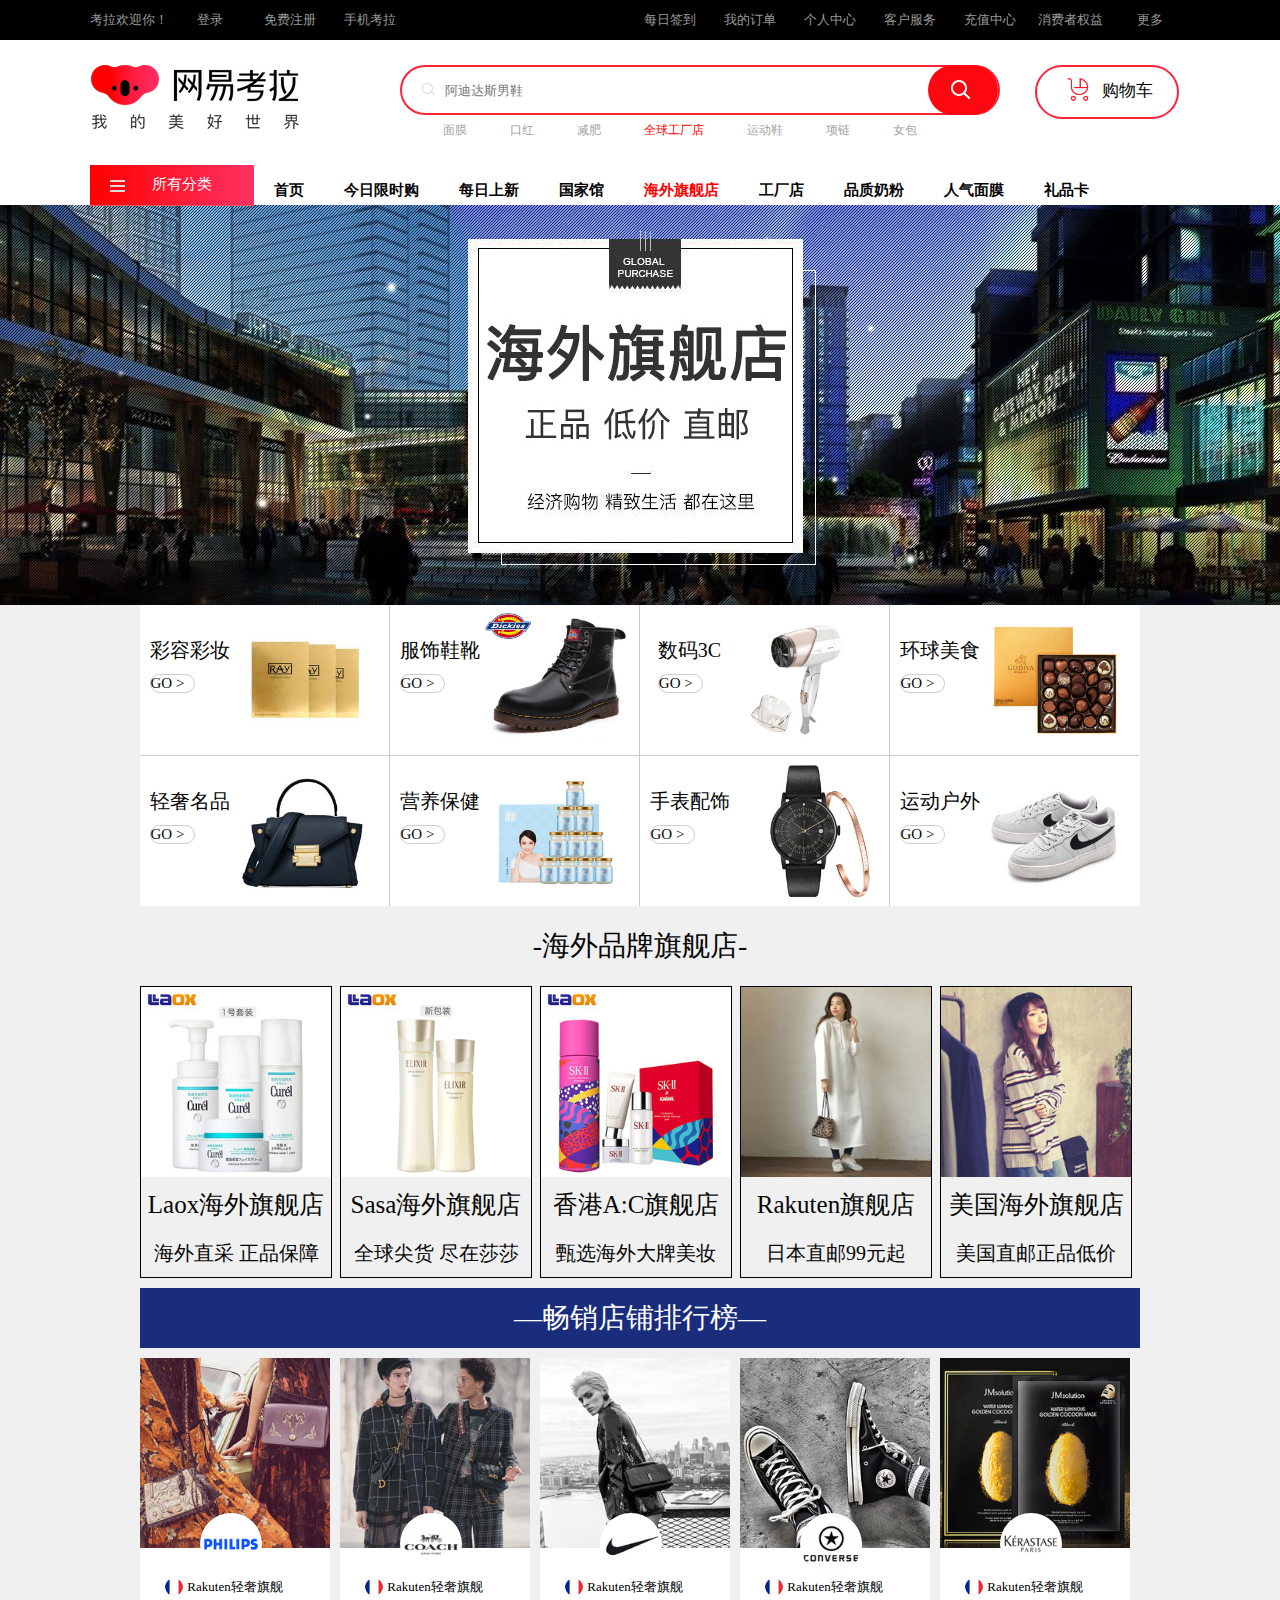
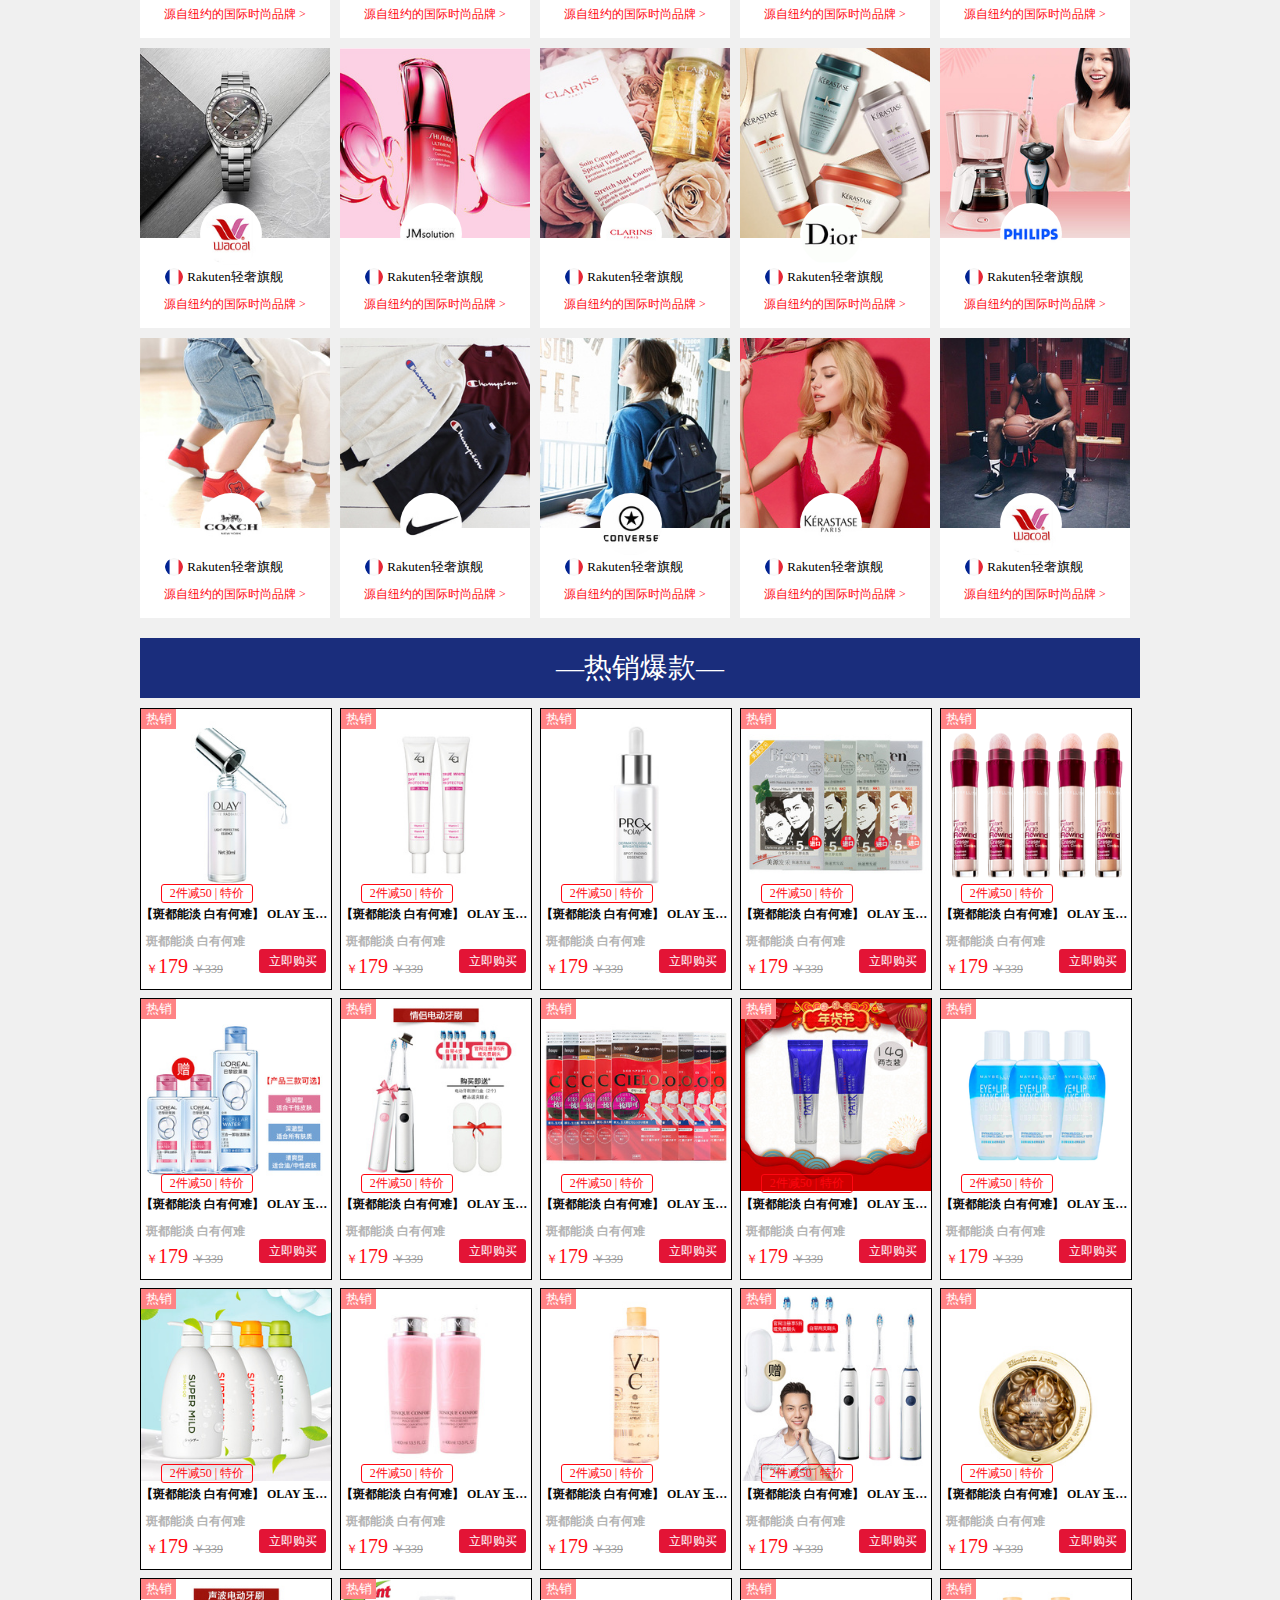
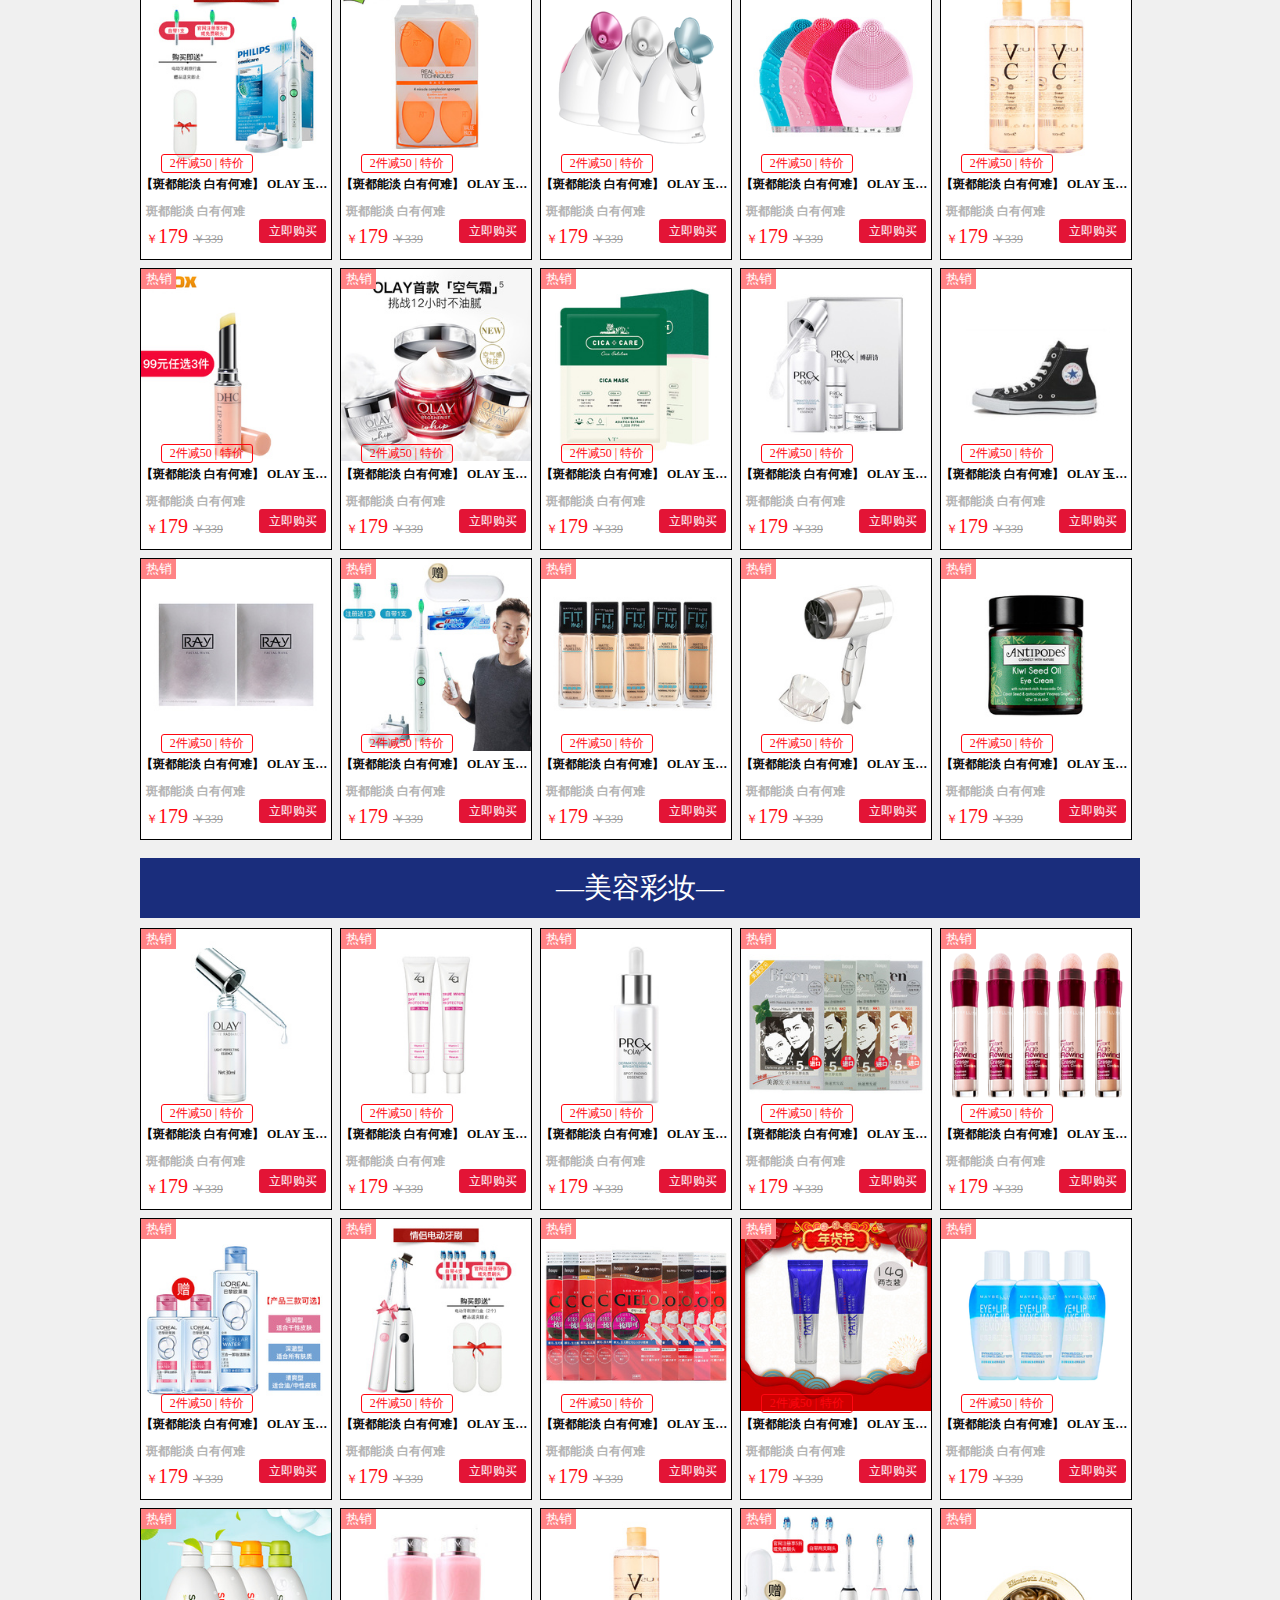
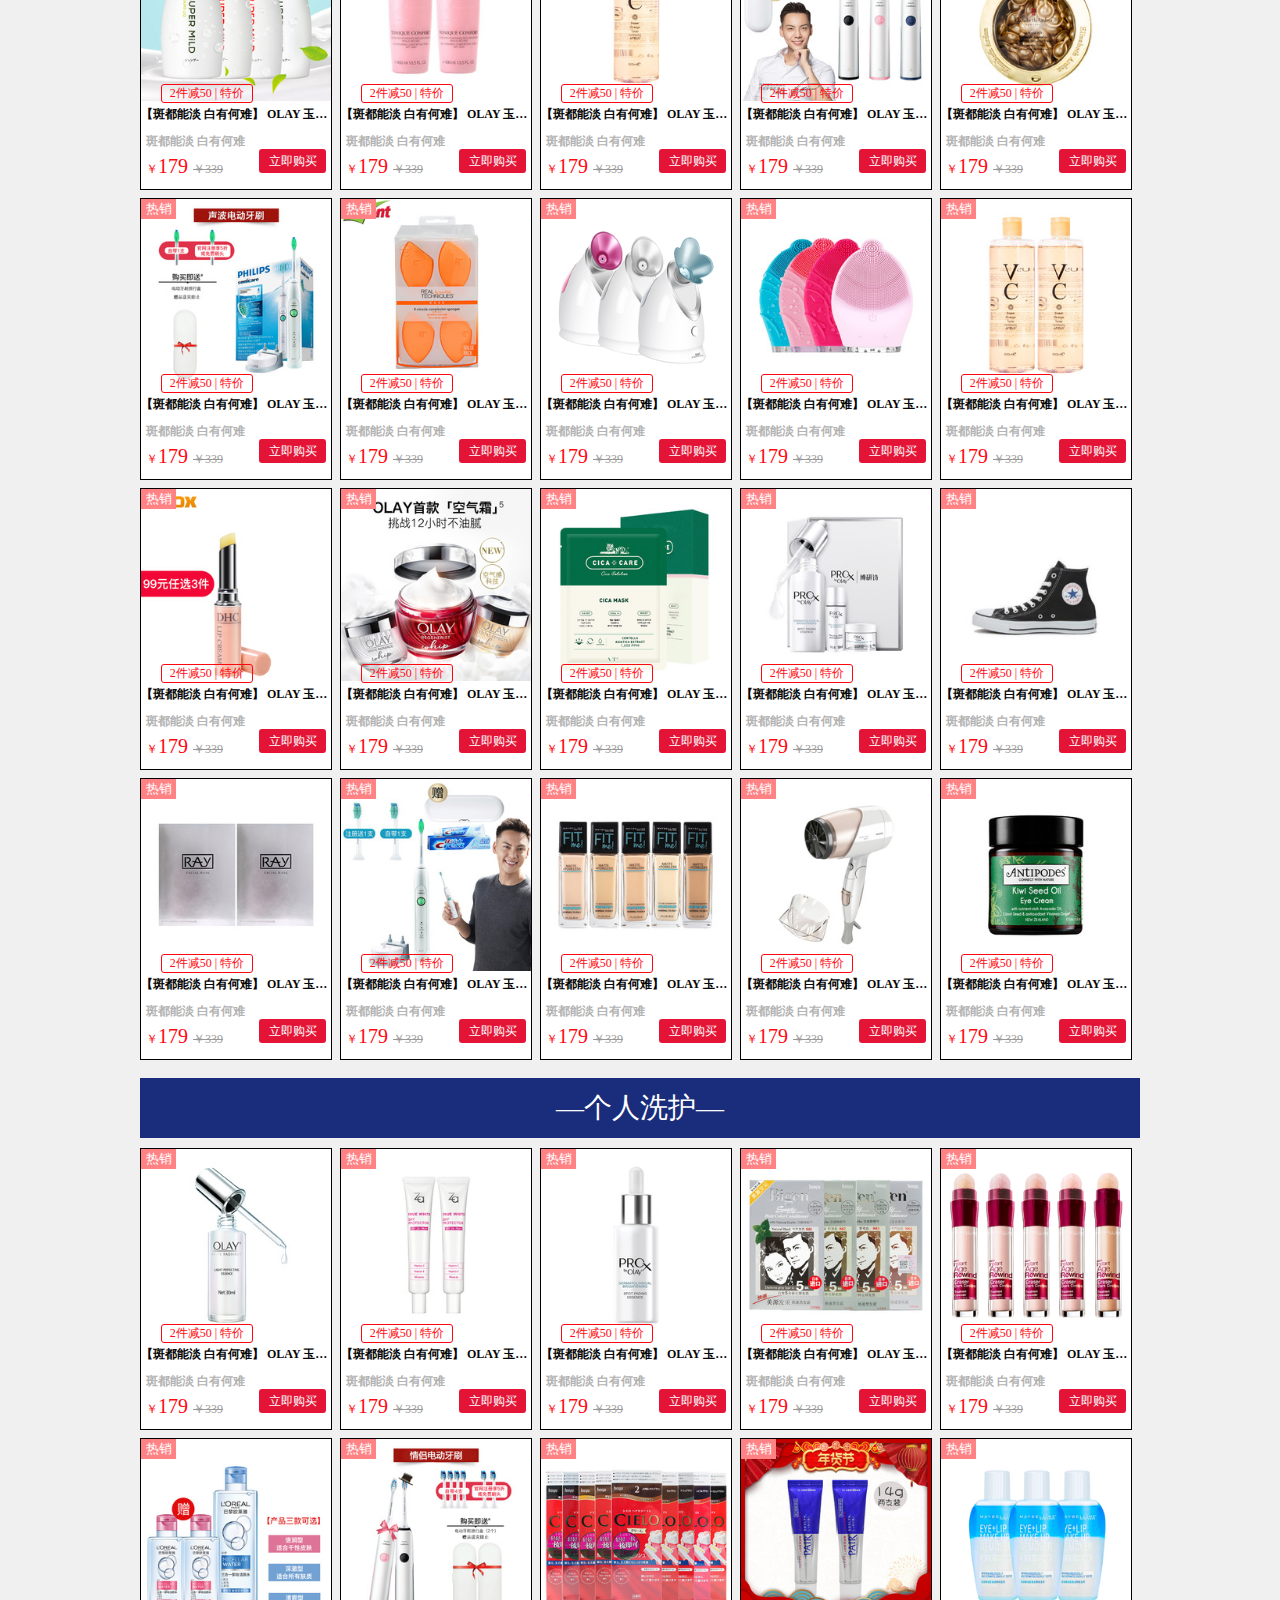
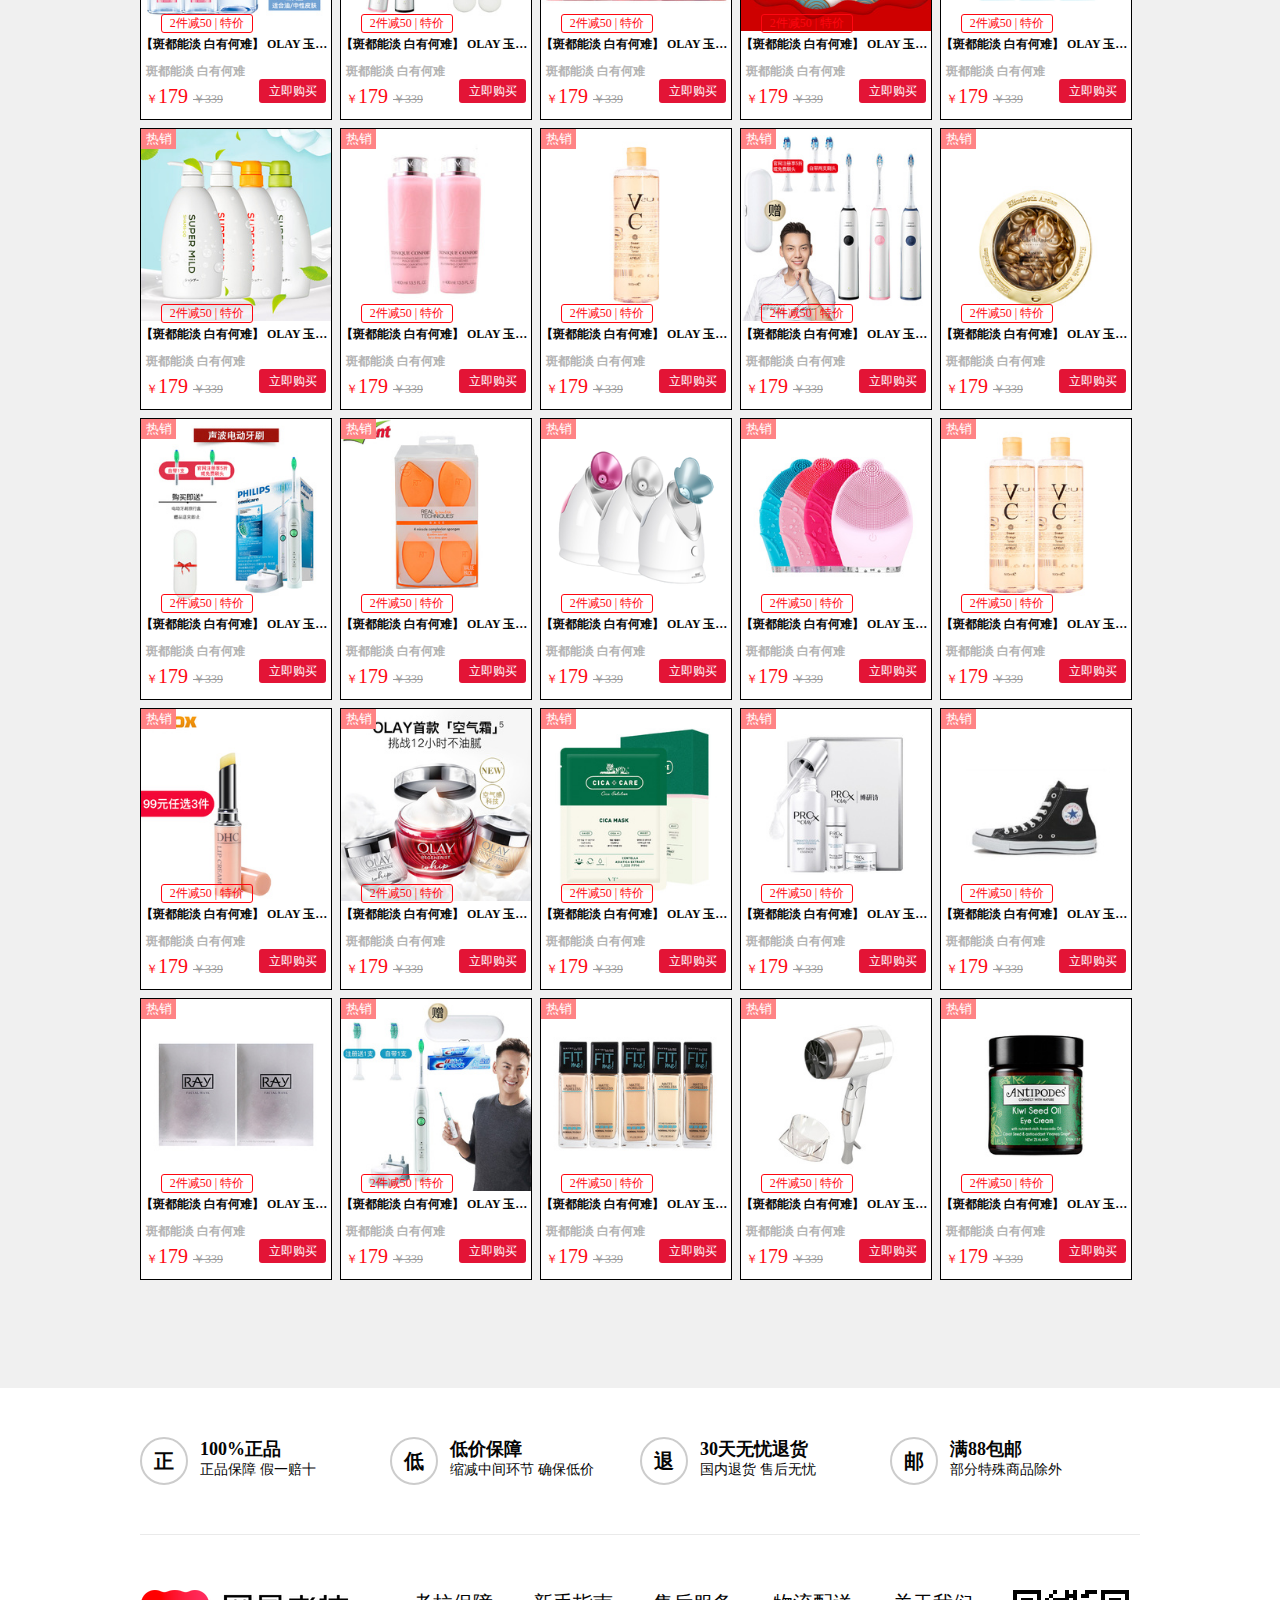
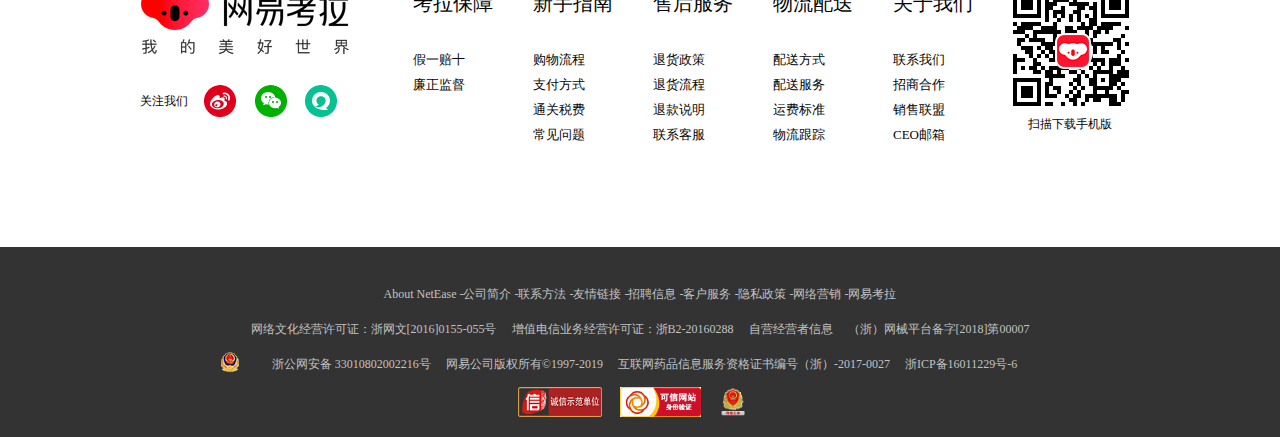
<file: demo/haiwai.html>
<!DOCTYPE html>
<html lang="en">

  <head>
    <meta charset="UTF-8">
    <meta name="viewport" content="width=device-width, initial-scale=1.0">
    <meta http-equiv="X-UA-Compatible" content="ie=edge">
    <title>海外旗舰店</title>
    <link rel="icon" href="../img/1/1.ico">
    <link rel="stylesheet" href="../css/base.css">
    <link rel="stylesheet" href="../css/haiwai.css">
    <link rel="stylesheet" href="../iconfont/1/iconfont.css">
  </head>

  <body>
    <!-- 头部导航 -->
    <div class="topnav clearfix">
      <div class="w">
        <!-- 左侧列表 -->
        <ul class="left left_lis">
          <li class="left">考拉欢迎你！</li>
          <li class="left"><a href="zhuce.html">登录</a></li>
          <li class="left"><a href="zhuce.html">免费注册</a></li>
          <li class="left sjkl"><a href="">手机考拉</a></li>
          <div class="s_erwei" style="display:none">
            <img src="../img/1/21.png" alt="">
            <p>下载APP</p>
            <p>领100元新人礼包</p>
          </div>
        </ul>
        <!-- 右侧列表 -->
        <ul class="right right_lis">
          <li class="left"><a href="">每日签到</a></li>
          <li class="left"><a href="">我的订单</a></li>
          <li class="left geren_zx"><a href="">个人中心<i class="arr"></i></a></li>
          <!-- 二级菜单 -->
          <ul class="geren" style="display:none">
            <li><a href="">我的优惠券</a></li>
            <li><a href=""></a>我的红包</li>
            <li><a href=""></a>我的考拉豆</li>
            <li><a href=""></a>账号管理</li>
            <li><a href=""></a>实名认证</li>
            <li><a href=""></a>收藏的商品</li>
            <li><a href=""></a>关注的品牌</li>
            <li><a href=""></a>售后管理</li>
          </ul>
          <li class="left kehu_fuwu"><a href="">客户服务<i class="arr"></i></a></li>
          <!-- 二级菜单 -->
          <ul class="fuwu" style="display:none">
            <li><a href="">联系客服</a></li>
            <li><a href="">帮助中心</a></li>
            <li><a href="">知识产权保护</a></li>
            <li><a href="">规则中心</a></li>
          </ul>
          <li class="left chongzhi"><a href="">充值中心<i class="arr"></i></a></li>
          <!-- 二级菜单 -->
          <ul class="card" style="display:none">
            <li><a href="">话费流量</a></li>
            <li><a href="">游戏充值</a></li>
            <li><a href="">AppStore充值卡</a></li>
          </ul>
          <li class="left xiaofei"><a href="">消费者权益<i class="arr"></i></a></li>
          <!-- 二级菜单 -->
          <ul class="consumer" style="display:none">
            <li><a href="">消费者告知书</a></li>
            <li><a href="">消费投诉公示</a></li>
          </ul>
          <li class="left gengduo"><a href="">更多<i class="arr"></i></a></li>
          <!-- 二级菜单 -->
          <ul class="more" style="display:none">
            <li><a href="">收藏本站</a></li>
            <li><a href="">新浪微博</a></li>
            <li><a href="">微信公众号</a></li>
            <li><a href="">易信公众号</a></li>
            <li><a href="">招商合作</a></li>
            <li><a href="">考拉招聘</a></li>
          </ul>
        </ul>
      </div>
    </div>

    <!-- 搜索区域 -->
    <div class="seek clearfix">
      <div class="w">
        <!-- logo -->
        <div class="logo">
          <a href="../index.html">
            <img src="../img/1/19.png" title="网易考拉">
          </a>
        </div>
        <!-- 搜索框 -->
        <div class="grabble">
          <span></span>
          <input type="text" placeholder="阿迪达斯男鞋">
          <a href=""></a>
        </div>
        <!-- 购物车 -->
        <a href="cart.html" class="shop">
          <img src="../img/1/20.png" alt="">
          <span>购物车</span>
        </a>
        <ul class="seekZong">
          <li><a href="">面膜</a></li>
          <li><a href="">口红</a></li>
          <li><a href="">减肥</a></li>
          <li><a href="">全球工厂店</a></li>
          <li><a href="">运动鞋</a></li>
          <li><a href="">项链</a></li>
          <li><a href="">女包</a></li>
        </ul>
      </div>
    </div>

    <!-- 主体导航 -->
    <div class="mbody_nav clearfix">
      <div class="w">
        <!-- 上部 -->
        <div class="s_lis">
          <span class="s_one">
            <i></i>
            <i></i>
            <i></i>
          </span>
          <span class="s_two">所有分类</span>
        </div>
        <!-- 右部 -->
        <div class="r_lis">
          <ul>
            <li><a href="../index.html">首页</a></li>
            <li><a href="">今日限时购</a></li>
            <li><a href="">每日上新</a></li>
            <li><a href="kaola.html">国家馆</a></li>
            <li><a href="" style="color:red">海外旗舰店</a></li>
            <li><a href="">工厂店</a></li>
            <li><a href="">品质奶粉</a></li>
            <li><a href="mianmo.html">人气面膜</a></li>
            <li><a href="lipinka.html">礼品卡</a></li>
          </ul>
        </div>
        <div style="clear:both"></div>
        <!-- 下部 -->
        <div class="x_lis clearfix">
          <ul>
            <li>
              <a href="">
                <span class="s_one iconfont">&#xf01ab;</span>
                <span class="s_two">美容彩妆</span>
                <span class="s_three">></span>
              </a>
            </li>
            <li>
              <a href="">
                <span class="s_one iconfont">&#xe61f;</span>
                <span class="s_two">母婴儿童</span>
                <span class="s_three">></span>
              </a>
            </li>
            <li>
              <a href="">
                <span class="s_one iconfont">&#xe617;</span>
                <span class="s_two">营养保健</span>
                <span class="s_three">></span>
              </a>
            </li>
            <li>
              <a href="">
                <span class="s_one iconfont">&#xe6f1;</span>
                <span class="s_two">数码家电</span>
                <span class="s_three">></span>
              </a>
            </li>
            <li>
              <a href="">
                <span class="s_one iconfont">&#xe613;</span>
                <span class="s_two">个人洗护</span>
                <span class="s_three">></span>
              </a>
            </li>
            <li>
              <a href="">
                <span class="s_one iconfont">&#xe66f;</span>
                <span class="s_two">轻奢</span>
                <span class="s_three shan">></span>
              </a>
            </li>
            <li>
              <a href="">
                <span class="s_one iconfont">&#xe618;</span>
                <span class="s_two">服饰鞋靴</span>
                <span class="s_three">></span>
              </a>
            </li>
            <li>
              <a href="">
                <span class="s_one iconfont">&#xe609;</span>
                <span class="s_two">手表配饰</span>
                <span class="s_three">></span>
              </a>
            </li>
            <li>
              <a href="">
                <span class="s_one iconfont">&#xe627;</span>
                <span class="s_two">运动户外</span>
                <span class="s_three">></span>
              </a>
            </li>
            <li>
              <a href="">
                <span class="s_one iconfont">&#xe645;</span>
                <span class="s_two">家居生活</span>
                <span class="s_three">></span>
              </a>
            </li>
            <li>
              <a href="">
                <span class="s_one iconfont">&#xe616;</span>
                <span class="s_two">环球美食</span>
                <span class="s_three">></span>
              </a>
            </li>
          </ul>
          <div class="picture">
            <div class="itme">
              <img src="../img/1/24.jpg" alt="">
            </div>
            <div class="itme">
              <img src="../img/1/25.jpg" alt="">
            </div>
            <div class="itme">
              <img src="../img/1/26.jpg" alt="">
            </div>
            <div class="itme">
              <img src="../img/1/27.jpg" alt="">
            </div>
            <div class="itme">
              <img src="../img/1/28.jpg" alt="">
            </div>
            <div class="itme">
              <img src="../img/1/29.jpg" alt="">
            </div>
            <div class="itme">
              <img src="../img/1/30.jpg" alt="">
            </div>
            <div class="itme">
              <img src="../img/1/31.jpg" alt="">
            </div>
            <div class="itme">
              <img src="../img/1/32.jpg" alt="">
            </div>
            <div class="itme">
              <img src="../img/1/33.jpg" alt="">
            </div>
            <div class="itme">
              <img src="../img/1/34.jpg" alt="">
            </div>
            <div class="itme">
              <img src="../img/1/34.jpg" alt="">
            </div>
          </div>
        </div>

      </div>
    </div>

    <!-- banner区域 -->
    <div class="banner">
      <a href="#"></a>
    </div>

    <!-- 商品 -->
    <div class="yanse">

      <div class="goods jd">
        <div class="q">
          <div class="goods_a clearfix">
            <a href="#">
              <!-- 左字 -->
              <div class="l_good">
                <p>彩容彩妆</p>
                <p>GO ></p>
              </div>
              <!-- 右画 -->
              <div class="r_good">
                <img src="../img/1/35.jpg" alt="">
              </div>
            </a>
            <a href="#">
              <!-- 左字 -->
              <div class="l_good">
                <p>服饰鞋靴</p>
                <p>GO ></p>
              </div>
              <!-- 右画 -->
              <div class="r_good">
                <img src="../img/1/36.jpg" alt="">
              </div>
            </a>
            <a href="#">
              <!-- 左字 -->
              <div class="l_good">
                <p>数码3C</p>
                <p>GO ></p>
              </div>
              <!-- 右画 -->
              <div class="r_good">
                <img src="../img/1/37.jpg" alt="">
              </div>
            </a>
            <a href="#" class="a4">
              <!-- 左字 -->
              <div class="l_good">
                <p>环球美食</p>
                <p>GO ></p>
              </div>
              <!-- 右画 -->
              <div class="r_good">
                <img src="../img/1/38.jpg" alt="">
              </div>
            </a>
            <a href="#" class="a5">
              <!-- 左字 -->
              <div class="l_good">
                <p>轻奢名品</p>
                <p>GO ></p>
              </div>
              <!-- 右画 -->
              <div class="r_good">
                <img src="../img/1/39.jpg" alt="">
              </div>
            </a>
            <a href="#" class="a6">
              <!-- 左字 -->
              <div class="l_good">
                <p>营养保健</p>
                <p>GO ></p>
              </div>
              <!-- 右画 -->
              <div class="r_good">
                <img src="../img/1/40.jpg" alt="">
              </div>
            </a>
            <a href="#" class="a7">
              <!-- 左字 -->
              <div class="l_good">
                <p>手表配饰</p>
                <p>GO ></p>
              </div>
              <!-- 右画 -->
              <div class="r_good">
                <img src="../img/1/41.jpg" alt="">
              </div>
            </a>
            <a href="#" class="a8">
              <!-- 左字 -->
              <div class="l_good">
                <p>运动户外</p>
                <p>GO ></p>
              </div>
              <!-- 右画 -->
              <div class="r_good">
                <img src="../img/1/42.jpg" alt="">
              </div>
            </a>
          </div>
        </div>
      </div>

      <!-- 海外品牌旗舰店 -->

      <div class="q">
        <div class="caption jd">
          -海外品牌旗舰店-
        </div>
        <div class="cap_lis clearfix">
          <a href="#">
            <!-- 上部 -->
            <div class="s_cap">
              <img src="../img/1/43.jpg" alt="">
            </div>
            <!-- 下部 -->
            <div class="x_cap">
              <p>Laox海外旗舰店</p>
              <p>海外直采 正品保障</p>
            </div>
            <!-- 小圆-->
            <div class="xiao_cap"></div>
          </a>
          <a href="#">
            <!-- 上部 -->
            <div class="s_cap">
              <img src="../img/1/44.jpg" alt="">
            </div>
            <!-- 下部 -->
            <div class="x_cap">
              <p>Sasa海外旗舰店</p>
              <p>全球尖货 尽在莎莎</p>
            </div>
          </a>
          <a href="#">
            <!-- 上部 -->
            <div class="s_cap">
              <img src="../img/1/45.jpg" alt="">
            </div>
            <!-- 下部 -->
            <div class="x_cap">
              <p>香港A:C旗舰店</p>
              <p>甄选海外大牌美妆</p>
            </div>
          </a>
          <a href="#">
            <!-- 上部 -->
            <div class="s_cap">
              <img src="../img/1/46.jpg" alt="">
            </div>
            <!-- 下部 -->
            <div class="x_cap">
              <p>Rakuten旗舰店</p>
              <p>日本直邮99元起</p>
            </div>
          </a>
          <a href="#">
            <!-- 上部 -->
            <div class="s_cap">
              <img src="../img/1/47.jpg" alt="">
            </div>
            <!-- 下部 -->
            <div class="x_cap">
              <p>美国海外旗舰店</p>
              <p>美国直邮正品低价</p>
            </div>
          </a>
        </div>

        <!-- —畅销店铺排行榜— -->
        <div class="boom jd">
          —畅销店铺排行榜—
        </div>
        <!-- 下部 -->
        <div class="x_boom clearfix">
          <a href="#">
            <!-- 上 -->
            <div class="x_boom_s">
              <img src="../img/1/12.jpg" title="Rakuten轻奢旗舰" alt="Rakuten轻奢旗舰">
            </div>
            <!-- 下 -->
            <div class="x_boom_x">
              <img src="../img/1/50.jpg" title="Rakuten轻奢旗舰" alt="Rakuten轻奢旗舰">
              <div class="x_boom_one">
                <img src="../img/1/48.png" title="Rakuten轻奢旗舰" alt="Rakuten轻奢旗舰">
                <p>Rakuten轻奢旗舰</p>
              </div>
              <p>源自纽约的国际时尚品牌 ></p>
            </div>
          </a>
          <a href="#">
            <!-- 上 -->
            <div class="x_boom_s">
              <img src="../img/1/13.jpg" title="Rakuten轻奢旗舰" alt="Rakuten轻奢旗舰">
            </div>
            <!-- 下 -->
            <div class="x_boom_x">
              <img src="../img/1/51.jpg" title="Rakuten轻奢旗舰" alt="Rakuten轻奢旗舰">
              <div class="x_boom_one">
                <img src="../img/1/48.png" title="Rakuten轻奢旗舰" alt="Rakuten轻奢旗舰">
                <p>Rakuten轻奢旗舰</p>
              </div>
              <p>源自纽约的国际时尚品牌 ></p>
            </div>
          </a>
          <a href="#">
            <!-- 上 -->
            <div class="x_boom_s">
              <img src="../img/1/14.jpg" title="Rakuten轻奢旗舰" alt="Rakuten轻奢旗舰">
            </div>
            <!-- 下 -->
            <div class="x_boom_x">
              <img src="../img/1/52.jpg" title="Rakuten轻奢旗舰" alt="Rakuten轻奢旗舰">
              <div class="x_boom_one">
                <img src="../img/1/48.png" title="Rakuten轻奢旗舰" alt="Rakuten轻奢旗舰">
                <p>Rakuten轻奢旗舰</p>
              </div>
              <p>源自纽约的国际时尚品牌 ></p>
            </div>
          </a>
          <a href="#">
            <!-- 上 -->
            <div class="x_boom_s">
              <img src="../img/1/15.jpg" title="Rakuten轻奢旗舰" alt="Rakuten轻奢旗舰">
            </div>
            <!-- 下 -->
            <div class="x_boom_x">
              <img src="../img/1/53.jpg" title="Rakuten轻奢旗舰" alt="Rakuten轻奢旗舰">
              <div class="x_boom_one">
                <img src="../img/1/48.png" title="Rakuten轻奢旗舰" alt="Rakuten轻奢旗舰">
                <p>Rakuten轻奢旗舰</p>
              </div>
              <p>源自纽约的国际时尚品牌 ></p>
            </div>
          </a>
          <a href="#">
            <!-- 上 -->
            <div class="x_boom_s">
              <img src="../img/1/17.jpg" title="Rakuten轻奢旗舰" alt="Rakuten轻奢旗舰">
            </div>
            <!-- 下 -->
            <div class="x_boom_x">
              <img src="../img/1/54.jpg" title="Rakuten轻奢旗舰" alt="Rakuten轻奢旗舰">
              <div class="x_boom_one">
                <img src="../img/1/48.png" title="Rakuten轻奢旗舰" alt="Rakuten轻奢旗舰">
                <p>Rakuten轻奢旗舰</p>
              </div>
              <p>源自纽约的国际时尚品牌 ></p>
            </div>
          </a>
          <a href="#">
            <!-- 上 -->
            <div class="x_boom_s">
              <img src="../img/1/2.jpg" title="Rakuten轻奢旗舰" alt="Rakuten轻奢旗舰">
            </div>
            <!-- 下 -->
            <div class="x_boom_x">
              <img src="../img/1/55.jpg" title="Rakuten轻奢旗舰" alt="Rakuten轻奢旗舰">
              <div class="x_boom_one">
                <img src="../img/1/48.png" title="Rakuten轻奢旗舰" alt="Rakuten轻奢旗舰">
                <p>Rakuten轻奢旗舰</p>
              </div>
              <p>源自纽约的国际时尚品牌 ></p>
            </div>
          </a>
          <a href="#">
            <!-- 上 -->
            <div class="x_boom_s">
              <img src="../img/1/3.jpg" title="Rakuten轻奢旗舰" alt="Rakuten轻奢旗舰">
            </div>
            <!-- 下 -->
            <div class="x_boom_x">
              <img src="../img/1/56.jpg" title="Rakuten轻奢旗舰" alt="Rakuten轻奢旗舰">
              <div class="x_boom_one">
                <img src="../img/1/48.png" title="Rakuten轻奢旗舰" alt="Rakuten轻奢旗舰">
                <p>Rakuten轻奢旗舰</p>
              </div>
              <p>源自纽约的国际时尚品牌 ></p>
            </div>
          </a>
          <a href="#">
            <!-- 上 -->
            <div class="x_boom_s">
              <img src="../img/1/4.jpg" title="Rakuten轻奢旗舰" alt="Rakuten轻奢旗舰">
            </div>
            <!-- 下 -->
            <div class="x_boom_x">
              <img src="../img/1/57.jpg" title="Rakuten轻奢旗舰" alt="Rakuten轻奢旗舰">
              <div class="x_boom_one">
                <img src="../img/1/48.png" title="Rakuten轻奢旗舰" alt="Rakuten轻奢旗舰">
                <p>Rakuten轻奢旗舰</p>
              </div>
              <p>源自纽约的国际时尚品牌 ></p>
            </div>
          </a>
          <a href="#">
            <!-- 上 -->
            <div class="x_boom_s">
              <img src="../img/1/5.jpg" title="Rakuten轻奢旗舰" alt="Rakuten轻奢旗舰">
            </div>
            <!-- 下 -->
            <div class="x_boom_x">
              <img src="../img/1/49.jpg" title="Rakuten轻奢旗舰" alt="Rakuten轻奢旗舰">
              <div class="x_boom_one">
                <img src="../img/1/48.png" title="Rakuten轻奢旗舰" alt="Rakuten轻奢旗舰">
                <p>Rakuten轻奢旗舰</p>
              </div>
              <p>源自纽约的国际时尚品牌 ></p>
            </div>
          </a>
          <a href="#">
            <!-- 上 -->
            <div class="x_boom_s">
              <img src="../img/1/6.jpg" title="Rakuten轻奢旗舰" alt="Rakuten轻奢旗舰">
            </div>
            <!-- 下 -->
            <div class="x_boom_x">
              <img src="../img/1/50.jpg" title="Rakuten轻奢旗舰" alt="Rakuten轻奢旗舰">
              <div class="x_boom_one">
                <img src="../img/1/48.png" title="Rakuten轻奢旗舰" alt="Rakuten轻奢旗舰">
                <p>Rakuten轻奢旗舰</p>
              </div>
              <p>源自纽约的国际时尚品牌 ></p>
            </div>
          </a>
          <a href="#">
            <!-- 上 -->
            <div class="x_boom_s">
              <img src="../img/1/7.jpg" title="Rakuten轻奢旗舰" alt="Rakuten轻奢旗舰">
            </div>
            <!-- 下 -->
            <div class="x_boom_x">
              <img src="../img/1/51.jpg" title="Rakuten轻奢旗舰" alt="Rakuten轻奢旗舰">
              <div class="x_boom_one">
                <img src="../img/1/48.png" title="Rakuten轻奢旗舰" alt="Rakuten轻奢旗舰">
                <p>Rakuten轻奢旗舰</p>
              </div>
              <p>源自纽约的国际时尚品牌 ></p>
            </div>
          </a>
          <a href="#">
            <!-- 上 -->
            <div class="x_boom_s">
              <img src="../img/1/8.jpg" title="Rakuten轻奢旗舰" alt="Rakuten轻奢旗舰">
            </div>
            <!-- 下 -->
            <div class="x_boom_x">
              <img src="../img/1/52.jpg" title="Rakuten轻奢旗舰" alt="Rakuten轻奢旗舰">
              <div class="x_boom_one">
                <img src="../img/1/48.png" title="Rakuten轻奢旗舰" alt="Rakuten轻奢旗舰">
                <p>Rakuten轻奢旗舰</p>
              </div>
              <p>源自纽约的国际时尚品牌 ></p>
            </div>
          </a>
          <a href="#">
            <!-- 上 -->
            <div class="x_boom_s">
              <img src="../img/1/9.jpg" title="Rakuten轻奢旗舰" alt="Rakuten轻奢旗舰">
            </div>
            <!-- 下 -->
            <div class="x_boom_x">
              <img src="../img/1/53.jpg" title="Rakuten轻奢旗舰" alt="Rakuten轻奢旗舰">
              <div class="x_boom_one">
                <img src="../img/1/48.png" title="Rakuten轻奢旗舰" alt="Rakuten轻奢旗舰">
                <p>Rakuten轻奢旗舰</p>
              </div>
              <p>源自纽约的国际时尚品牌 ></p>
            </div>
          </a>
          <a href="#">
            <!-- 上 -->
            <div class="x_boom_s">
              <img src="../img/1/10.jpg" title="Rakuten轻奢旗舰" alt="Rakuten轻奢旗舰">
            </div>
            <!-- 下 -->
            <div class="x_boom_x">
              <img src="../img/1/54.jpg" title="Rakuten轻奢旗舰" alt="Rakuten轻奢旗舰">
              <div class="x_boom_one">
                <img src="../img/1/48.png" title="Rakuten轻奢旗舰" alt="Rakuten轻奢旗舰">
                <p>Rakuten轻奢旗舰</p>
              </div>
              <p>源自纽约的国际时尚品牌 ></p>
            </div>
          </a>
          <a href="#">
            <!-- 上 -->
            <div class="x_boom_s">
              <img src="../img/1/11.jpg" title="Rakuten轻奢旗舰" alt="Rakuten轻奢旗舰">
            </div>
            <!-- 下 -->
            <div class="x_boom_x">
              <img src="../img/1/55.jpg" title="Rakuten轻奢旗舰" alt="Rakuten轻奢旗舰">
              <div class="x_boom_one">
                <img src="../img/1/48.png" title="Rakuten轻奢旗舰" alt="Rakuten轻奢旗舰">
                <p>Rakuten轻奢旗舰</p>
              </div>
              <p>源自纽约的国际时尚品牌 ></p>
            </div>
          </a>
        </div>

        <!-- —热销爆款— -->

        <div class="rexiao rexiao1 jd">
          —热销爆款—
        </div>
        <!-- 下部 -->
        <div class="x_rexiao clearfix">
          <a href="#">
            <div class="z_rexiao">
              <!-- 上 -->
              <div class="s_re">
                <img src="../img/1/58.jpg" alt="">
                <div class="s_re_one">热销</div>
                <div class="s_re_two">2件减50 | 特价</div>
              </div>
              <!-- 下 -->
              <div class="x_re">
                <h5>
                  【斑都能淡 白有何难】 OLAY 玉兰油 PRO-X亮洁皙颜祛斑精华液40毫升/瓶
                </h5>
                <h6>斑都能淡 白有何难</h6>
                <div class="x_jia">
                  <span>
                    <i class="arm">￥</i>179
                  </span>
                  <del>￥339</del>
                  <span>立即购买</span>
                </div>
              </div>
            </div>
          </a>
          <a href="#">
            <div class="z_rexiao">
              <!-- 上 -->
              <div class="s_re">
                <img src="../img/1/59.jpg" alt="">
                <div class="s_re_one">热销</div>
                <div class="s_re_two">2件减50 | 特价</div>
              </div>
              <!-- 下 -->
              <div class="x_re">
                <h5>
                  【斑都能淡 白有何难】 OLAY 玉兰油 PRO-X亮洁皙颜祛斑精华液40毫升/瓶
                </h5>
                <h6>斑都能淡 白有何难</h6>
                <div class="x_jia">
                  <span>
                    <i class="arm">￥</i>179
                  </span>
                  <del>￥339</del>
                  <span>立即购买</span>
                </div>
              </div>
            </div>
          </a>
          <a href="#">
            <div class="z_rexiao">
              <!-- 上 -->
              <div class="s_re">
                <img src="../img/1/60.jpg" alt="">
                <div class="s_re_one">热销</div>
                <div class="s_re_two">2件减50 | 特价</div>
              </div>
              <!-- 下 -->
              <div class="x_re">
                <h5>
                  【斑都能淡 白有何难】 OLAY 玉兰油 PRO-X亮洁皙颜祛斑精华液40毫升/瓶
                </h5>
                <h6>斑都能淡 白有何难</h6>
                <div class="x_jia">
                  <span>
                    <i class="arm">￥</i>179
                  </span>
                  <del>￥339</del>
                  <span>立即购买</span>
                </div>
              </div>
            </div>
          </a>
          <a href="#">
            <div class="z_rexiao">
              <!-- 上 -->
              <div class="s_re">
                <img src="../img/1/61.jpg" alt="">
                <div class="s_re_one">热销</div>
                <div class="s_re_two">2件减50 | 特价</div>
              </div>
              <!-- 下 -->
              <div class="x_re">
                <h5>
                  【斑都能淡 白有何难】 OLAY 玉兰油 PRO-X亮洁皙颜祛斑精华液40毫升/瓶
                </h5>
                <h6>斑都能淡 白有何难</h6>
                <div class="x_jia">
                  <span>
                    <i class="arm">￥</i>179
                  </span>
                  <del>￥339</del>
                  <span>立即购买</span>
                </div>
              </div>
            </div>
          </a>
          <a href="#">
            <div class="z_rexiao">
              <!-- 上 -->
              <div class="s_re">
                <img src="../img/1/62.png" alt="">
                <div class="s_re_one">热销</div>
                <div class="s_re_two">2件减50 | 特价</div>
              </div>
              <!-- 下 -->
              <div class="x_re">
                <h5>
                  【斑都能淡 白有何难】 OLAY 玉兰油 PRO-X亮洁皙颜祛斑精华液40毫升/瓶
                </h5>
                <h6>斑都能淡 白有何难</h6>
                <div class="x_jia">
                  <span>
                    <i class="arm">￥</i>179
                  </span>
                  <del>￥339</del>
                  <span>立即购买</span>
                </div>
              </div>
            </div>
          </a>
          <a href="#">
            <div class="z_rexiao">
              <!-- 上 -->
              <div class="s_re">
                <img src="../img/1/63.jpg" alt="">
                <div class="s_re_one">热销</div>
                <div class="s_re_two">2件减50 | 特价</div>
              </div>
              <!-- 下 -->
              <div class="x_re">
                <h5>
                  【斑都能淡 白有何难】 OLAY 玉兰油 PRO-X亮洁皙颜祛斑精华液40毫升/瓶
                </h5>
                <h6>斑都能淡 白有何难</h6>
                <div class="x_jia">
                  <span>
                    <i class="arm">￥</i>179
                  </span>
                  <del>￥339</del>
                  <span>立即购买</span>
                </div>
              </div>
            </div>
          </a>
          <a href="#">
            <div class="z_rexiao">
              <!-- 上 -->
              <div class="s_re">
                <img src="../img/1/64.jpg" alt="">
                <div class="s_re_one">热销</div>
                <div class="s_re_two">2件减50 | 特价</div>
              </div>
              <!-- 下 -->
              <div class="x_re">
                <h5>
                  【斑都能淡 白有何难】 OLAY 玉兰油 PRO-X亮洁皙颜祛斑精华液40毫升/瓶
                </h5>
                <h6>斑都能淡 白有何难</h6>
                <div class="x_jia">
                  <span>
                    <i class="arm">￥</i>179
                  </span>
                  <del>￥339</del>
                  <span>立即购买</span>
                </div>
              </div>
            </div>
          </a>
          <a href="#">
            <div class="z_rexiao">
              <!-- 上 -->
              <div class="s_re">
                <img src="../img/1/65.jpg" alt="">
                <div class="s_re_one">热销</div>
                <div class="s_re_two">2件减50 | 特价</div>
              </div>
              <!-- 下 -->
              <div class="x_re">
                <h5>
                  【斑都能淡 白有何难】 OLAY 玉兰油 PRO-X亮洁皙颜祛斑精华液40毫升/瓶
                </h5>
                <h6>斑都能淡 白有何难</h6>
                <div class="x_jia">
                  <span>
                    <i class="arm">￥</i>179
                  </span>
                  <del>￥339</del>
                  <span>立即购买</span>
                </div>
              </div>
            </div>
          </a>
          <a href="#">
            <div class="z_rexiao">
              <!-- 上 -->
              <div class="s_re">
                <img src="../img/1/66.jpg" alt="">
                <div class="s_re_one">热销</div>
                <div class="s_re_two">2件减50 | 特价</div>
              </div>
              <!-- 下 -->
              <div class="x_re">
                <h5>
                  【斑都能淡 白有何难】 OLAY 玉兰油 PRO-X亮洁皙颜祛斑精华液40毫升/瓶
                </h5>
                <h6>斑都能淡 白有何难</h6>
                <div class="x_jia">
                  <span>
                    <i class="arm">￥</i>179
                  </span>
                  <del>￥339</del>
                  <span>立即购买</span>
                </div>
              </div>
            </div>
          </a>
          <a href="#">
            <div class="z_rexiao">
              <!-- 上 -->
              <div class="s_re">
                <img src="../img/1/67.png" alt="">
                <div class="s_re_one">热销</div>
                <div class="s_re_two">2件减50 | 特价</div>
              </div>
              <!-- 下 -->
              <div class="x_re">
                <h5>
                  【斑都能淡 白有何难】 OLAY 玉兰油 PRO-X亮洁皙颜祛斑精华液40毫升/瓶
                </h5>
                <h6>斑都能淡 白有何难</h6>
                <div class="x_jia">
                  <span>
                    <i class="arm">￥</i>179
                  </span>
                  <del>￥339</del>
                  <span>立即购买</span>
                </div>
              </div>
            </div>
          </a>
          <a href="#">
            <div class="z_rexiao">
              <!-- 上 -->
              <div class="s_re">
                <img src="../img/1/68.jpg" alt="">
                <div class="s_re_one">热销</div>
                <div class="s_re_two">2件减50 | 特价</div>
              </div>
              <!-- 下 -->
              <div class="x_re">
                <h5>
                  【斑都能淡 白有何难】 OLAY 玉兰油 PRO-X亮洁皙颜祛斑精华液40毫升/瓶
                </h5>
                <h6>斑都能淡 白有何难</h6>
                <div class="x_jia">
                  <span>
                    <i class="arm">￥</i>179
                  </span>
                  <del>￥339</del>
                  <span>立即购买</span>
                </div>
              </div>
            </div>
          </a>
          <a href="#">
            <div class="z_rexiao">
              <!-- 上 -->
              <div class="s_re">
                <img src="../img/1/69.jpg" alt="">
                <div class="s_re_one">热销</div>
                <div class="s_re_two">2件减50 | 特价</div>
              </div>
              <!-- 下 -->
              <div class="x_re">
                <h5>
                  【斑都能淡 白有何难】 OLAY 玉兰油 PRO-X亮洁皙颜祛斑精华液40毫升/瓶
                </h5>
                <h6>斑都能淡 白有何难</h6>
                <div class="x_jia">
                  <span>
                    <i class="arm">￥</i>179
                  </span>
                  <del>￥339</del>
                  <span>立即购买</span>
                </div>
              </div>
            </div>
          </a>
          <a href="#">
            <div class="z_rexiao">
              <!-- 上 -->
              <div class="s_re">
                <img src="../img/1/70.jpg" alt="">
                <div class="s_re_one">热销</div>
                <div class="s_re_two">2件减50 | 特价</div>
              </div>
              <!-- 下 -->
              <div class="x_re">
                <h5>
                  【斑都能淡 白有何难】 OLAY 玉兰油 PRO-X亮洁皙颜祛斑精华液40毫升/瓶
                </h5>
                <h6>斑都能淡 白有何难</h6>
                <div class="x_jia">
                  <span>
                    <i class="arm">￥</i>179
                  </span>
                  <del>￥339</del>
                  <span>立即购买</span>
                </div>
              </div>
            </div>
          </a>
          <a href="#">
            <div class="z_rexiao">
              <!-- 上 -->
              <div class="s_re">
                <img src="../img/1/71.jpg" alt="">
                <div class="s_re_one">热销</div>
                <div class="s_re_two">2件减50 | 特价</div>
              </div>
              <!-- 下 -->
              <div class="x_re">
                <h5>
                  【斑都能淡 白有何难】 OLAY 玉兰油 PRO-X亮洁皙颜祛斑精华液40毫升/瓶
                </h5>
                <h6>斑都能淡 白有何难</h6>
                <div class="x_jia">
                  <span>
                    <i class="arm">￥</i>179
                  </span>
                  <del>￥339</del>
                  <span>立即购买</span>
                </div>
              </div>
            </div>
          </a>
          <a href="#">
            <div class="z_rexiao">
              <!-- 上 -->
              <div class="s_re">
                <img src="../img/1/72.jpg" alt="">
                <div class="s_re_one">热销</div>
                <div class="s_re_two">2件减50 | 特价</div>
              </div>
              <!-- 下 -->
              <div class="x_re">
                <h5>
                  【斑都能淡 白有何难】 OLAY 玉兰油 PRO-X亮洁皙颜祛斑精华液40毫升/瓶
                </h5>
                <h6>斑都能淡 白有何难</h6>
                <div class="x_jia">
                  <span>
                    <i class="arm">￥</i>179
                  </span>
                  <del>￥339</del>
                  <span>立即购买</span>
                </div>
              </div>
            </div>
          </a>
          <a href="#">
            <div class="z_rexiao">
              <!-- 上 -->
              <div class="s_re">
                <img src="../img/1/73.jpg" alt="">
                <div class="s_re_one">热销</div>
                <div class="s_re_two">2件减50 | 特价</div>
              </div>
              <!-- 下 -->
              <div class="x_re">
                <h5>
                  【斑都能淡 白有何难】 OLAY 玉兰油 PRO-X亮洁皙颜祛斑精华液40毫升/瓶
                </h5>
                <h6>斑都能淡 白有何难</h6>
                <div class="x_jia">
                  <span>
                    <i class="arm">￥</i>179
                  </span>
                  <del>￥339</del>
                  <span>立即购买</span>
                </div>
              </div>
            </div>
          </a>
          <a href="#">
            <div class="z_rexiao">
              <!-- 上 -->
              <div class="s_re">
                <img src="../img/1/74.jpg" alt="">
                <div class="s_re_one">热销</div>
                <div class="s_re_two">2件减50 | 特价</div>
              </div>
              <!-- 下 -->
              <div class="x_re">
                <h5>
                  【斑都能淡 白有何难】 OLAY 玉兰油 PRO-X亮洁皙颜祛斑精华液40毫升/瓶
                </h5>
                <h6>斑都能淡 白有何难</h6>
                <div class="x_jia">
                  <span>
                    <i class="arm">￥</i>179
                  </span>
                  <del>￥339</del>
                  <span>立即购买</span>
                </div>
              </div>
            </div>
          </a>
          <a href="#">
            <div class="z_rexiao">
              <!-- 上 -->
              <div class="s_re">
                <img src="../img/1/75.png" alt="">
                <div class="s_re_one">热销</div>
                <div class="s_re_two">2件减50 | 特价</div>
              </div>
              <!-- 下 -->
              <div class="x_re">
                <h5>
                  【斑都能淡 白有何难】 OLAY 玉兰油 PRO-X亮洁皙颜祛斑精华液40毫升/瓶
                </h5>
                <h6>斑都能淡 白有何难</h6>
                <div class="x_jia">
                  <span>
                    <i class="arm">￥</i>179
                  </span>
                  <del>￥339</del>
                  <span>立即购买</span>
                </div>
              </div>
            </div>
          </a>
          <a href="#">
            <div class="z_rexiao">
              <!-- 上 -->
              <div class="s_re">
                <img src="../img/1/76.jpg" alt="">
                <div class="s_re_one">热销</div>
                <div class="s_re_two">2件减50 | 特价</div>
              </div>
              <!-- 下 -->
              <div class="x_re">
                <h5>
                  【斑都能淡 白有何难】 OLAY 玉兰油 PRO-X亮洁皙颜祛斑精华液40毫升/瓶
                </h5>
                <h6>斑都能淡 白有何难</h6>
                <div class="x_jia">
                  <span>
                    <i class="arm">￥</i>179
                  </span>
                  <del>￥339</del>
                  <span>立即购买</span>
                </div>
              </div>
            </div>
          </a>
          <a href="#">
            <div class="z_rexiao">
              <!-- 上 -->
              <div class="s_re">
                <img src="../img/1/77.jpg" alt="">
                <div class="s_re_one">热销</div>
                <div class="s_re_two">2件减50 | 特价</div>
              </div>
              <!-- 下 -->
              <div class="x_re">
                <h5>
                  【斑都能淡 白有何难】 OLAY 玉兰油 PRO-X亮洁皙颜祛斑精华液40毫升/瓶
                </h5>
                <h6>斑都能淡 白有何难</h6>
                <div class="x_jia">
                  <span>
                    <i class="arm">￥</i>179
                  </span>
                  <del>￥339</del>
                  <span>立即购买</span>
                </div>
              </div>
            </div>
          </a>
          <a href="#">
            <div class="z_rexiao">
              <!-- 上 -->
              <div class="s_re">
                <img src="../img/1/78.jpg" alt="">
                <div class="s_re_one">热销</div>
                <div class="s_re_two">2件减50 | 特价</div>
              </div>
              <!-- 下 -->
              <div class="x_re">
                <h5>
                  【斑都能淡 白有何难】 OLAY 玉兰油 PRO-X亮洁皙颜祛斑精华液40毫升/瓶
                </h5>
                <h6>斑都能淡 白有何难</h6>
                <div class="x_jia">
                  <span>
                    <i class="arm">￥</i>179
                  </span>
                  <del>￥339</del>
                  <span>立即购买</span>
                </div>
              </div>
            </div>
          </a>
          <a href="#">
            <div class="z_rexiao">
              <!-- 上 -->
              <div class="s_re">
                <img src="../img/1/79.jpg" alt="">
                <div class="s_re_one">热销</div>
                <div class="s_re_two">2件减50 | 特价</div>
              </div>
              <!-- 下 -->
              <div class="x_re">
                <h5>
                  【斑都能淡 白有何难】 OLAY 玉兰油 PRO-X亮洁皙颜祛斑精华液40毫升/瓶
                </h5>
                <h6>斑都能淡 白有何难</h6>
                <div class="x_jia">
                  <span>
                    <i class="arm">￥</i>179
                  </span>
                  <del>￥339</del>
                  <span>立即购买</span>
                </div>
              </div>
            </div>
          </a>
          <a href="#">
            <div class="z_rexiao">
              <!-- 上 -->
              <div class="s_re">
                <img src="../img/1/80.jpg" alt="">
                <div class="s_re_one">热销</div>
                <div class="s_re_two">2件减50 | 特价</div>
              </div>
              <!-- 下 -->
              <div class="x_re">
                <h5>
                  【斑都能淡 白有何难】 OLAY 玉兰油 PRO-X亮洁皙颜祛斑精华液40毫升/瓶
                </h5>
                <h6>斑都能淡 白有何难</h6>
                <div class="x_jia">
                  <span>
                    <i class="arm">￥</i>179
                  </span>
                  <del>￥339</del>
                  <span>立即购买</span>
                </div>
              </div>
            </div>
          </a>
          <a href="#">
            <div class="z_rexiao">
              <!-- 上 -->
              <div class="s_re">
                <img src="../img/1/81.jpg" alt="">
                <div class="s_re_one">热销</div>
                <div class="s_re_two">2件减50 | 特价</div>
              </div>
              <!-- 下 -->
              <div class="x_re">
                <h5>
                  【斑都能淡 白有何难】 OLAY 玉兰油 PRO-X亮洁皙颜祛斑精华液40毫升/瓶
                </h5>
                <h6>斑都能淡 白有何难</h6>
                <div class="x_jia">
                  <span>
                    <i class="arm">￥</i>179
                  </span>
                  <del>￥339</del>
                  <span>立即购买</span>
                </div>
              </div>
            </div>
          </a>
          <a href="#">
            <div class="z_rexiao">
              <!-- 上 -->
              <div class="s_re">
                <img src="../img/1/82.jpg" alt="">
                <div class="s_re_one">热销</div>
                <div class="s_re_two">2件减50 | 特价</div>
              </div>
              <!-- 下 -->
              <div class="x_re">
                <h5>
                  【斑都能淡 白有何难】 OLAY 玉兰油 PRO-X亮洁皙颜祛斑精华液40毫升/瓶
                </h5>
                <h6>斑都能淡 白有何难</h6>
                <div class="x_jia">
                  <span>
                    <i class="arm">￥</i>179
                  </span>
                  <del>￥339</del>
                  <span>立即购买</span>
                </div>
              </div>
            </div>
          </a>
          <a href="#">
            <div class="z_rexiao">
              <!-- 上 -->
              <div class="s_re">
                <img src="../img/1/83.jpg" alt="">
                <div class="s_re_one">热销</div>
                <div class="s_re_two">2件减50 | 特价</div>
              </div>
              <!-- 下 -->
              <div class="x_re">
                <h5>
                  【斑都能淡 白有何难】 OLAY 玉兰油 PRO-X亮洁皙颜祛斑精华液40毫升/瓶
                </h5>
                <h6>斑都能淡 白有何难</h6>
                <div class="x_jia">
                  <span>
                    <i class="arm">￥</i>179
                  </span>
                  <del>￥339</del>
                  <span>立即购买</span>
                </div>
              </div>
            </div>
          </a>
          <a href="#">
            <div class="z_rexiao">
              <!-- 上 -->
              <div class="s_re">
                <img src="../img/1/84.jpg" alt="">
                <div class="s_re_one">热销</div>
                <div class="s_re_two">2件减50 | 特价</div>
              </div>
              <!-- 下 -->
              <div class="x_re">
                <h5>
                  【斑都能淡 白有何难】 OLAY 玉兰油 PRO-X亮洁皙颜祛斑精华液40毫升/瓶
                </h5>
                <h6>斑都能淡 白有何难</h6>
                <div class="x_jia">
                  <span>
                    <i class="arm">￥</i>179
                  </span>
                  <del>￥339</del>
                  <span>立即购买</span>
                </div>
              </div>
            </div>
          </a>
          <a href="#">
            <div class="z_rexiao">
              <!-- 上 -->
              <div class="s_re">
                <img src="../img/1/85.jpg" alt="">
                <div class="s_re_one">热销</div>
                <div class="s_re_two">2件减50 | 特价</div>
              </div>
              <!-- 下 -->
              <div class="x_re">
                <h5>
                  【斑都能淡 白有何难】 OLAY 玉兰油 PRO-X亮洁皙颜祛斑精华液40毫升/瓶
                </h5>
                <h6>斑都能淡 白有何难</h6>
                <div class="x_jia">
                  <span>
                    <i class="arm">￥</i>179
                  </span>
                  <del>￥339</del>
                  <span>立即购买</span>
                </div>
              </div>
            </div>
          </a>
          <a href="#">
            <div class="z_rexiao">
              <!-- 上 -->
              <div class="s_re">
                <img src="../img/1/86.jpg" alt="">
                <div class="s_re_one">热销</div>
                <div class="s_re_two">2件减50 | 特价</div>
              </div>
              <!-- 下 -->
              <div class="x_re">
                <h5>
                  【斑都能淡 白有何难】 OLAY 玉兰油 PRO-X亮洁皙颜祛斑精华液40毫升/瓶
                </h5>
                <h6>斑都能淡 白有何难</h6>
                <div class="x_jia">
                  <span>
                    <i class="arm">￥</i>179
                  </span>
                  <del>￥339</del>
                  <span>立即购买</span>
                </div>
              </div>
            </div>
          </a>
          <a href="#">
            <div class="z_rexiao">
              <!-- 上 -->
              <div class="s_re">
                <img src="../img/1/87.jpg" alt="">
                <div class="s_re_one">热销</div>
                <div class="s_re_two">2件减50 | 特价</div>
              </div>
              <!-- 下 -->
              <div class="x_re">
                <h5>
                  【斑都能淡 白有何难】 OLAY 玉兰油 PRO-X亮洁皙颜祛斑精华液40毫升/瓶
                </h5>
                <h6>斑都能淡 白有何难</h6>
                <div class="x_jia">
                  <span>
                    <i class="arm">￥</i>179
                  </span>
                  <del>￥339</del>
                  <span>立即购买</span>
                </div>
              </div>
            </div>
          </a>

        </div>

        <!-- 美容彩妆 -->
        <div class="rexiao rexiao2 jd">
          —美容彩妆—
        </div>
        <!-- 下部 -->
        <div class="x_rexiao clearfix">
          <a href="#">
            <div class="z_rexiao">
              <!-- 上 -->
              <div class="s_re">
                <img src="../img/1/58.jpg" alt="">
                <div class="s_re_one">热销</div>
                <div class="s_re_two">2件减50 | 特价</div>
              </div>
              <!-- 下 -->
              <div class="x_re">
                <h5>
                  【斑都能淡 白有何难】 OLAY 玉兰油 PRO-X亮洁皙颜祛斑精华液40毫升/瓶
                </h5>
                <h6>斑都能淡 白有何难</h6>
                <div class="x_jia">
                  <span>
                    <i class="arm">￥</i>179
                  </span>
                  <del>￥339</del>
                  <span>立即购买</span>
                </div>
              </div>
            </div>
          </a>
          <a href="#">
            <div class="z_rexiao">
              <!-- 上 -->
              <div class="s_re">
                <img src="../img/1/59.jpg" alt="">
                <div class="s_re_one">热销</div>
                <div class="s_re_two">2件减50 | 特价</div>
              </div>
              <!-- 下 -->
              <div class="x_re">
                <h5>
                  【斑都能淡 白有何难】 OLAY 玉兰油 PRO-X亮洁皙颜祛斑精华液40毫升/瓶
                </h5>
                <h6>斑都能淡 白有何难</h6>
                <div class="x_jia">
                  <span>
                    <i class="arm">￥</i>179
                  </span>
                  <del>￥339</del>
                  <span>立即购买</span>
                </div>
              </div>
            </div>
          </a>
          <a href="#">
            <div class="z_rexiao">
              <!-- 上 -->
              <div class="s_re">
                <img src="../img/1/60.jpg" alt="">
                <div class="s_re_one">热销</div>
                <div class="s_re_two">2件减50 | 特价</div>
              </div>
              <!-- 下 -->
              <div class="x_re">
                <h5>
                  【斑都能淡 白有何难】 OLAY 玉兰油 PRO-X亮洁皙颜祛斑精华液40毫升/瓶
                </h5>
                <h6>斑都能淡 白有何难</h6>
                <div class="x_jia">
                  <span>
                    <i class="arm">￥</i>179
                  </span>
                  <del>￥339</del>
                  <span>立即购买</span>
                </div>
              </div>
            </div>
          </a>
          <a href="#">
            <div class="z_rexiao">
              <!-- 上 -->
              <div class="s_re">
                <img src="../img/1/61.jpg" alt="">
                <div class="s_re_one">热销</div>
                <div class="s_re_two">2件减50 | 特价</div>
              </div>
              <!-- 下 -->
              <div class="x_re">
                <h5>
                  【斑都能淡 白有何难】 OLAY 玉兰油 PRO-X亮洁皙颜祛斑精华液40毫升/瓶
                </h5>
                <h6>斑都能淡 白有何难</h6>
                <div class="x_jia">
                  <span>
                    <i class="arm">￥</i>179
                  </span>
                  <del>￥339</del>
                  <span>立即购买</span>
                </div>
              </div>
            </div>
          </a>
          <a href="#">
            <div class="z_rexiao">
              <!-- 上 -->
              <div class="s_re">
                <img src="../img/1/62.png" alt="">
                <div class="s_re_one">热销</div>
                <div class="s_re_two">2件减50 | 特价</div>
              </div>
              <!-- 下 -->
              <div class="x_re">
                <h5>
                  【斑都能淡 白有何难】 OLAY 玉兰油 PRO-X亮洁皙颜祛斑精华液40毫升/瓶
                </h5>
                <h6>斑都能淡 白有何难</h6>
                <div class="x_jia">
                  <span>
                    <i class="arm">￥</i>179
                  </span>
                  <del>￥339</del>
                  <span>立即购买</span>
                </div>
              </div>
            </div>
          </a>
          <a href="#">
            <div class="z_rexiao">
              <!-- 上 -->
              <div class="s_re">
                <img src="../img/1/63.jpg" alt="">
                <div class="s_re_one">热销</div>
                <div class="s_re_two">2件减50 | 特价</div>
              </div>
              <!-- 下 -->
              <div class="x_re">
                <h5>
                  【斑都能淡 白有何难】 OLAY 玉兰油 PRO-X亮洁皙颜祛斑精华液40毫升/瓶
                </h5>
                <h6>斑都能淡 白有何难</h6>
                <div class="x_jia">
                  <span>
                    <i class="arm">￥</i>179
                  </span>
                  <del>￥339</del>
                  <span>立即购买</span>
                </div>
              </div>
            </div>
          </a>
          <a href="#">
            <div class="z_rexiao">
              <!-- 上 -->
              <div class="s_re">
                <img src="../img/1/64.jpg" alt="">
                <div class="s_re_one">热销</div>
                <div class="s_re_two">2件减50 | 特价</div>
              </div>
              <!-- 下 -->
              <div class="x_re">
                <h5>
                  【斑都能淡 白有何难】 OLAY 玉兰油 PRO-X亮洁皙颜祛斑精华液40毫升/瓶
                </h5>
                <h6>斑都能淡 白有何难</h6>
                <div class="x_jia">
                  <span>
                    <i class="arm">￥</i>179
                  </span>
                  <del>￥339</del>
                  <span>立即购买</span>
                </div>
              </div>
            </div>
          </a>
          <a href="#">
            <div class="z_rexiao">
              <!-- 上 -->
              <div class="s_re">
                <img src="../img/1/65.jpg" alt="">
                <div class="s_re_one">热销</div>
                <div class="s_re_two">2件减50 | 特价</div>
              </div>
              <!-- 下 -->
              <div class="x_re">
                <h5>
                  【斑都能淡 白有何难】 OLAY 玉兰油 PRO-X亮洁皙颜祛斑精华液40毫升/瓶
                </h5>
                <h6>斑都能淡 白有何难</h6>
                <div class="x_jia">
                  <span>
                    <i class="arm">￥</i>179
                  </span>
                  <del>￥339</del>
                  <span>立即购买</span>
                </div>
              </div>
            </div>
          </a>
          <a href="#">
            <div class="z_rexiao">
              <!-- 上 -->
              <div class="s_re">
                <img src="../img/1/66.jpg" alt="">
                <div class="s_re_one">热销</div>
                <div class="s_re_two">2件减50 | 特价</div>
              </div>
              <!-- 下 -->
              <div class="x_re">
                <h5>
                  【斑都能淡 白有何难】 OLAY 玉兰油 PRO-X亮洁皙颜祛斑精华液40毫升/瓶
                </h5>
                <h6>斑都能淡 白有何难</h6>
                <div class="x_jia">
                  <span>
                    <i class="arm">￥</i>179
                  </span>
                  <del>￥339</del>
                  <span>立即购买</span>
                </div>
              </div>
            </div>
          </a>
          <a href="#">
            <div class="z_rexiao">
              <!-- 上 -->
              <div class="s_re">
                <img src="../img/1/67.png" alt="">
                <div class="s_re_one">热销</div>
                <div class="s_re_two">2件减50 | 特价</div>
              </div>
              <!-- 下 -->
              <div class="x_re">
                <h5>
                  【斑都能淡 白有何难】 OLAY 玉兰油 PRO-X亮洁皙颜祛斑精华液40毫升/瓶
                </h5>
                <h6>斑都能淡 白有何难</h6>
                <div class="x_jia">
                  <span>
                    <i class="arm">￥</i>179
                  </span>
                  <del>￥339</del>
                  <span>立即购买</span>
                </div>
              </div>
            </div>
          </a>
          <a href="#">
            <div class="z_rexiao">
              <!-- 上 -->
              <div class="s_re">
                <img src="../img/1/68.jpg" alt="">
                <div class="s_re_one">热销</div>
                <div class="s_re_two">2件减50 | 特价</div>
              </div>
              <!-- 下 -->
              <div class="x_re">
                <h5>
                  【斑都能淡 白有何难】 OLAY 玉兰油 PRO-X亮洁皙颜祛斑精华液40毫升/瓶
                </h5>
                <h6>斑都能淡 白有何难</h6>
                <div class="x_jia">
                  <span>
                    <i class="arm">￥</i>179
                  </span>
                  <del>￥339</del>
                  <span>立即购买</span>
                </div>
              </div>
            </div>
          </a>
          <a href="#">
            <div class="z_rexiao">
              <!-- 上 -->
              <div class="s_re">
                <img src="../img/1/69.jpg" alt="">
                <div class="s_re_one">热销</div>
                <div class="s_re_two">2件减50 | 特价</div>
              </div>
              <!-- 下 -->
              <div class="x_re">
                <h5>
                  【斑都能淡 白有何难】 OLAY 玉兰油 PRO-X亮洁皙颜祛斑精华液40毫升/瓶
                </h5>
                <h6>斑都能淡 白有何难</h6>
                <div class="x_jia">
                  <span>
                    <i class="arm">￥</i>179
                  </span>
                  <del>￥339</del>
                  <span>立即购买</span>
                </div>
              </div>
            </div>
          </a>
          <a href="#">
            <div class="z_rexiao">
              <!-- 上 -->
              <div class="s_re">
                <img src="../img/1/70.jpg" alt="">
                <div class="s_re_one">热销</div>
                <div class="s_re_two">2件减50 | 特价</div>
              </div>
              <!-- 下 -->
              <div class="x_re">
                <h5>
                  【斑都能淡 白有何难】 OLAY 玉兰油 PRO-X亮洁皙颜祛斑精华液40毫升/瓶
                </h5>
                <h6>斑都能淡 白有何难</h6>
                <div class="x_jia">
                  <span>
                    <i class="arm">￥</i>179
                  </span>
                  <del>￥339</del>
                  <span>立即购买</span>
                </div>
              </div>
            </div>
          </a>
          <a href="#">
            <div class="z_rexiao">
              <!-- 上 -->
              <div class="s_re">
                <img src="../img/1/71.jpg" alt="">
                <div class="s_re_one">热销</div>
                <div class="s_re_two">2件减50 | 特价</div>
              </div>
              <!-- 下 -->
              <div class="x_re">
                <h5>
                  【斑都能淡 白有何难】 OLAY 玉兰油 PRO-X亮洁皙颜祛斑精华液40毫升/瓶
                </h5>
                <h6>斑都能淡 白有何难</h6>
                <div class="x_jia">
                  <span>
                    <i class="arm">￥</i>179
                  </span>
                  <del>￥339</del>
                  <span>立即购买</span>
                </div>
              </div>
            </div>
          </a>
          <a href="#">
            <div class="z_rexiao">
              <!-- 上 -->
              <div class="s_re">
                <img src="../img/1/72.jpg" alt="">
                <div class="s_re_one">热销</div>
                <div class="s_re_two">2件减50 | 特价</div>
              </div>
              <!-- 下 -->
              <div class="x_re">
                <h5>
                  【斑都能淡 白有何难】 OLAY 玉兰油 PRO-X亮洁皙颜祛斑精华液40毫升/瓶
                </h5>
                <h6>斑都能淡 白有何难</h6>
                <div class="x_jia">
                  <span>
                    <i class="arm">￥</i>179
                  </span>
                  <del>￥339</del>
                  <span>立即购买</span>
                </div>
              </div>
            </div>
          </a>
          <a href="#">
            <div class="z_rexiao">
              <!-- 上 -->
              <div class="s_re">
                <img src="../img/1/73.jpg" alt="">
                <div class="s_re_one">热销</div>
                <div class="s_re_two">2件减50 | 特价</div>
              </div>
              <!-- 下 -->
              <div class="x_re">
                <h5>
                  【斑都能淡 白有何难】 OLAY 玉兰油 PRO-X亮洁皙颜祛斑精华液40毫升/瓶
                </h5>
                <h6>斑都能淡 白有何难</h6>
                <div class="x_jia">
                  <span>
                    <i class="arm">￥</i>179
                  </span>
                  <del>￥339</del>
                  <span>立即购买</span>
                </div>
              </div>
            </div>
          </a>
          <a href="#">
            <div class="z_rexiao">
              <!-- 上 -->
              <div class="s_re">
                <img src="../img/1/74.jpg" alt="">
                <div class="s_re_one">热销</div>
                <div class="s_re_two">2件减50 | 特价</div>
              </div>
              <!-- 下 -->
              <div class="x_re">
                <h5>
                  【斑都能淡 白有何难】 OLAY 玉兰油 PRO-X亮洁皙颜祛斑精华液40毫升/瓶
                </h5>
                <h6>斑都能淡 白有何难</h6>
                <div class="x_jia">
                  <span>
                    <i class="arm">￥</i>179
                  </span>
                  <del>￥339</del>
                  <span>立即购买</span>
                </div>
              </div>
            </div>
          </a>
          <a href="#">
            <div class="z_rexiao">
              <!-- 上 -->
              <div class="s_re">
                <img src="../img/1/75.png" alt="">
                <div class="s_re_one">热销</div>
                <div class="s_re_two">2件减50 | 特价</div>
              </div>
              <!-- 下 -->
              <div class="x_re">
                <h5>
                  【斑都能淡 白有何难】 OLAY 玉兰油 PRO-X亮洁皙颜祛斑精华液40毫升/瓶
                </h5>
                <h6>斑都能淡 白有何难</h6>
                <div class="x_jia">
                  <span>
                    <i class="arm">￥</i>179
                  </span>
                  <del>￥339</del>
                  <span>立即购买</span>
                </div>
              </div>
            </div>
          </a>
          <a href="#">
            <div class="z_rexiao">
              <!-- 上 -->
              <div class="s_re">
                <img src="../img/1/76.jpg" alt="">
                <div class="s_re_one">热销</div>
                <div class="s_re_two">2件减50 | 特价</div>
              </div>
              <!-- 下 -->
              <div class="x_re">
                <h5>
                  【斑都能淡 白有何难】 OLAY 玉兰油 PRO-X亮洁皙颜祛斑精华液40毫升/瓶
                </h5>
                <h6>斑都能淡 白有何难</h6>
                <div class="x_jia">
                  <span>
                    <i class="arm">￥</i>179
                  </span>
                  <del>￥339</del>
                  <span>立即购买</span>
                </div>
              </div>
            </div>
          </a>
          <a href="#">
            <div class="z_rexiao">
              <!-- 上 -->
              <div class="s_re">
                <img src="../img/1/77.jpg" alt="">
                <div class="s_re_one">热销</div>
                <div class="s_re_two">2件减50 | 特价</div>
              </div>
              <!-- 下 -->
              <div class="x_re">
                <h5>
                  【斑都能淡 白有何难】 OLAY 玉兰油 PRO-X亮洁皙颜祛斑精华液40毫升/瓶
                </h5>
                <h6>斑都能淡 白有何难</h6>
                <div class="x_jia">
                  <span>
                    <i class="arm">￥</i>179
                  </span>
                  <del>￥339</del>
                  <span>立即购买</span>
                </div>
              </div>
            </div>
          </a>
          <a href="#">
            <div class="z_rexiao">
              <!-- 上 -->
              <div class="s_re">
                <img src="../img/1/78.jpg" alt="">
                <div class="s_re_one">热销</div>
                <div class="s_re_two">2件减50 | 特价</div>
              </div>
              <!-- 下 -->
              <div class="x_re">
                <h5>
                  【斑都能淡 白有何难】 OLAY 玉兰油 PRO-X亮洁皙颜祛斑精华液40毫升/瓶
                </h5>
                <h6>斑都能淡 白有何难</h6>
                <div class="x_jia">
                  <span>
                    <i class="arm">￥</i>179
                  </span>
                  <del>￥339</del>
                  <span>立即购买</span>
                </div>
              </div>
            </div>
          </a>
          <a href="#">
            <div class="z_rexiao">
              <!-- 上 -->
              <div class="s_re">
                <img src="../img/1/79.jpg" alt="">
                <div class="s_re_one">热销</div>
                <div class="s_re_two">2件减50 | 特价</div>
              </div>
              <!-- 下 -->
              <div class="x_re">
                <h5>
                  【斑都能淡 白有何难】 OLAY 玉兰油 PRO-X亮洁皙颜祛斑精华液40毫升/瓶
                </h5>
                <h6>斑都能淡 白有何难</h6>
                <div class="x_jia">
                  <span>
                    <i class="arm">￥</i>179
                  </span>
                  <del>￥339</del>
                  <span>立即购买</span>
                </div>
              </div>
            </div>
          </a>
          <a href="#">
            <div class="z_rexiao">
              <!-- 上 -->
              <div class="s_re">
                <img src="../img/1/80.jpg" alt="">
                <div class="s_re_one">热销</div>
                <div class="s_re_two">2件减50 | 特价</div>
              </div>
              <!-- 下 -->
              <div class="x_re">
                <h5>
                  【斑都能淡 白有何难】 OLAY 玉兰油 PRO-X亮洁皙颜祛斑精华液40毫升/瓶
                </h5>
                <h6>斑都能淡 白有何难</h6>
                <div class="x_jia">
                  <span>
                    <i class="arm">￥</i>179
                  </span>
                  <del>￥339</del>
                  <span>立即购买</span>
                </div>
              </div>
            </div>
          </a>
          <a href="#">
            <div class="z_rexiao">
              <!-- 上 -->
              <div class="s_re">
                <img src="../img/1/81.jpg" alt="">
                <div class="s_re_one">热销</div>
                <div class="s_re_two">2件减50 | 特价</div>
              </div>
              <!-- 下 -->
              <div class="x_re">
                <h5>
                  【斑都能淡 白有何难】 OLAY 玉兰油 PRO-X亮洁皙颜祛斑精华液40毫升/瓶
                </h5>
                <h6>斑都能淡 白有何难</h6>
                <div class="x_jia">
                  <span>
                    <i class="arm">￥</i>179
                  </span>
                  <del>￥339</del>
                  <span>立即购买</span>
                </div>
              </div>
            </div>
          </a>
          <a href="#">
            <div class="z_rexiao">
              <!-- 上 -->
              <div class="s_re">
                <img src="../img/1/82.jpg" alt="">
                <div class="s_re_one">热销</div>
                <div class="s_re_two">2件减50 | 特价</div>
              </div>
              <!-- 下 -->
              <div class="x_re">
                <h5>
                  【斑都能淡 白有何难】 OLAY 玉兰油 PRO-X亮洁皙颜祛斑精华液40毫升/瓶
                </h5>
                <h6>斑都能淡 白有何难</h6>
                <div class="x_jia">
                  <span>
                    <i class="arm">￥</i>179
                  </span>
                  <del>￥339</del>
                  <span>立即购买</span>
                </div>
              </div>
            </div>
          </a>
          <a href="#">
            <div class="z_rexiao">
              <!-- 上 -->
              <div class="s_re">
                <img src="../img/1/83.jpg" alt="">
                <div class="s_re_one">热销</div>
                <div class="s_re_two">2件减50 | 特价</div>
              </div>
              <!-- 下 -->
              <div class="x_re">
                <h5>
                  【斑都能淡 白有何难】 OLAY 玉兰油 PRO-X亮洁皙颜祛斑精华液40毫升/瓶
                </h5>
                <h6>斑都能淡 白有何难</h6>
                <div class="x_jia">
                  <span>
                    <i class="arm">￥</i>179
                  </span>
                  <del>￥339</del>
                  <span>立即购买</span>
                </div>
              </div>
            </div>
          </a>
          <a href="#">
            <div class="z_rexiao">
              <!-- 上 -->
              <div class="s_re">
                <img src="../img/1/84.jpg" alt="">
                <div class="s_re_one">热销</div>
                <div class="s_re_two">2件减50 | 特价</div>
              </div>
              <!-- 下 -->
              <div class="x_re">
                <h5>
                  【斑都能淡 白有何难】 OLAY 玉兰油 PRO-X亮洁皙颜祛斑精华液40毫升/瓶
                </h5>
                <h6>斑都能淡 白有何难</h6>
                <div class="x_jia">
                  <span>
                    <i class="arm">￥</i>179
                  </span>
                  <del>￥339</del>
                  <span>立即购买</span>
                </div>
              </div>
            </div>
          </a>
          <a href="#">
            <div class="z_rexiao">
              <!-- 上 -->
              <div class="s_re">
                <img src="../img/1/85.jpg" alt="">
                <div class="s_re_one">热销</div>
                <div class="s_re_two">2件减50 | 特价</div>
              </div>
              <!-- 下 -->
              <div class="x_re">
                <h5>
                  【斑都能淡 白有何难】 OLAY 玉兰油 PRO-X亮洁皙颜祛斑精华液40毫升/瓶
                </h5>
                <h6>斑都能淡 白有何难</h6>
                <div class="x_jia">
                  <span>
                    <i class="arm">￥</i>179
                  </span>
                  <del>￥339</del>
                  <span>立即购买</span>
                </div>
              </div>
            </div>
          </a>
          <a href="#">
            <div class="z_rexiao">
              <!-- 上 -->
              <div class="s_re">
                <img src="../img/1/86.jpg" alt="">
                <div class="s_re_one">热销</div>
                <div class="s_re_two">2件减50 | 特价</div>
              </div>
              <!-- 下 -->
              <div class="x_re">
                <h5>
                  【斑都能淡 白有何难】 OLAY 玉兰油 PRO-X亮洁皙颜祛斑精华液40毫升/瓶
                </h5>
                <h6>斑都能淡 白有何难</h6>
                <div class="x_jia">
                  <span>
                    <i class="arm">￥</i>179
                  </span>
                  <del>￥339</del>
                  <span>立即购买</span>
                </div>
              </div>
            </div>
          </a>
          <a href="#">
            <div class="z_rexiao">
              <!-- 上 -->
              <div class="s_re">
                <img src="../img/1/87.jpg" alt="">
                <div class="s_re_one">热销</div>
                <div class="s_re_two">2件减50 | 特价</div>
              </div>
              <!-- 下 -->
              <div class="x_re">
                <h5>
                  【斑都能淡 白有何难】 OLAY 玉兰油 PRO-X亮洁皙颜祛斑精华液40毫升/瓶
                </h5>
                <h6>斑都能淡 白有何难</h6>
                <div class="x_jia">
                  <span>
                    <i class="arm">￥</i>179
                  </span>
                  <del>￥339</del>
                  <span>立即购买</span>
                </div>
              </div>
            </div>
          </a>

        </div>

        <!-- 个人洗护 -->
        <div class="rexiao rexiao3 jd">
          —个人洗护—
        </div>
        <!-- 下部 -->
        <div class="x_rexiao clearfix">
          <a href="#">
            <div class="z_rexiao">
              <!-- 上 -->
              <div class="s_re">
                <img src="../img/1/58.jpg" alt="">
                <div class="s_re_one">热销</div>
                <div class="s_re_two">2件减50 | 特价</div>
              </div>
              <!-- 下 -->
              <div class="x_re">
                <h5>
                  【斑都能淡 白有何难】 OLAY 玉兰油 PRO-X亮洁皙颜祛斑精华液40毫升/瓶
                </h5>
                <h6>斑都能淡 白有何难</h6>
                <div class="x_jia">
                  <span>
                    <i class="arm">￥</i>179
                  </span>
                  <del>￥339</del>
                  <span>立即购买</span>
                </div>
              </div>
            </div>
          </a>
          <a href="#">
            <div class="z_rexiao">
              <!-- 上 -->
              <div class="s_re">
                <img src="../img/1/59.jpg" alt="">
                <div class="s_re_one">热销</div>
                <div class="s_re_two">2件减50 | 特价</div>
              </div>
              <!-- 下 -->
              <div class="x_re">
                <h5>
                  【斑都能淡 白有何难】 OLAY 玉兰油 PRO-X亮洁皙颜祛斑精华液40毫升/瓶
                </h5>
                <h6>斑都能淡 白有何难</h6>
                <div class="x_jia">
                  <span>
                    <i class="arm">￥</i>179
                  </span>
                  <del>￥339</del>
                  <span>立即购买</span>
                </div>
              </div>
            </div>
          </a>
          <a href="#">
            <div class="z_rexiao">
              <!-- 上 -->
              <div class="s_re">
                <img src="../img/1/60.jpg" alt="">
                <div class="s_re_one">热销</div>
                <div class="s_re_two">2件减50 | 特价</div>
              </div>
              <!-- 下 -->
              <div class="x_re">
                <h5>
                  【斑都能淡 白有何难】 OLAY 玉兰油 PRO-X亮洁皙颜祛斑精华液40毫升/瓶
                </h5>
                <h6>斑都能淡 白有何难</h6>
                <div class="x_jia">
                  <span>
                    <i class="arm">￥</i>179
                  </span>
                  <del>￥339</del>
                  <span>立即购买</span>
                </div>
              </div>
            </div>
          </a>
          <a href="#">
            <div class="z_rexiao">
              <!-- 上 -->
              <div class="s_re">
                <img src="../img/1/61.jpg" alt="">
                <div class="s_re_one">热销</div>
                <div class="s_re_two">2件减50 | 特价</div>
              </div>
              <!-- 下 -->
              <div class="x_re">
                <h5>
                  【斑都能淡 白有何难】 OLAY 玉兰油 PRO-X亮洁皙颜祛斑精华液40毫升/瓶
                </h5>
                <h6>斑都能淡 白有何难</h6>
                <div class="x_jia">
                  <span>
                    <i class="arm">￥</i>179
                  </span>
                  <del>￥339</del>
                  <span>立即购买</span>
                </div>
              </div>
            </div>
          </a>
          <a href="#">
            <div class="z_rexiao">
              <!-- 上 -->
              <div class="s_re">
                <img src="../img/1/62.png" alt="">
                <div class="s_re_one">热销</div>
                <div class="s_re_two">2件减50 | 特价</div>
              </div>
              <!-- 下 -->
              <div class="x_re">
                <h5>
                  【斑都能淡 白有何难】 OLAY 玉兰油 PRO-X亮洁皙颜祛斑精华液40毫升/瓶
                </h5>
                <h6>斑都能淡 白有何难</h6>
                <div class="x_jia">
                  <span>
                    <i class="arm">￥</i>179
                  </span>
                  <del>￥339</del>
                  <span>立即购买</span>
                </div>
              </div>
            </div>
          </a>
          <a href="#">
            <div class="z_rexiao">
              <!-- 上 -->
              <div class="s_re">
                <img src="../img/1/63.jpg" alt="">
                <div class="s_re_one">热销</div>
                <div class="s_re_two">2件减50 | 特价</div>
              </div>
              <!-- 下 -->
              <div class="x_re">
                <h5>
                  【斑都能淡 白有何难】 OLAY 玉兰油 PRO-X亮洁皙颜祛斑精华液40毫升/瓶
                </h5>
                <h6>斑都能淡 白有何难</h6>
                <div class="x_jia">
                  <span>
                    <i class="arm">￥</i>179
                  </span>
                  <del>￥339</del>
                  <span>立即购买</span>
                </div>
              </div>
            </div>
          </a>
          <a href="#">
            <div class="z_rexiao">
              <!-- 上 -->
              <div class="s_re">
                <img src="../img/1/64.jpg" alt="">
                <div class="s_re_one">热销</div>
                <div class="s_re_two">2件减50 | 特价</div>
              </div>
              <!-- 下 -->
              <div class="x_re">
                <h5>
                  【斑都能淡 白有何难】 OLAY 玉兰油 PRO-X亮洁皙颜祛斑精华液40毫升/瓶
                </h5>
                <h6>斑都能淡 白有何难</h6>
                <div class="x_jia">
                  <span>
                    <i class="arm">￥</i>179
                  </span>
                  <del>￥339</del>
                  <span>立即购买</span>
                </div>
              </div>
            </div>
          </a>
          <a href="#">
            <div class="z_rexiao">
              <!-- 上 -->
              <div class="s_re">
                <img src="../img/1/65.jpg" alt="">
                <div class="s_re_one">热销</div>
                <div class="s_re_two">2件减50 | 特价</div>
              </div>
              <!-- 下 -->
              <div class="x_re">
                <h5>
                  【斑都能淡 白有何难】 OLAY 玉兰油 PRO-X亮洁皙颜祛斑精华液40毫升/瓶
                </h5>
                <h6>斑都能淡 白有何难</h6>
                <div class="x_jia">
                  <span>
                    <i class="arm">￥</i>179
                  </span>
                  <del>￥339</del>
                  <span>立即购买</span>
                </div>
              </div>
            </div>
          </a>
          <a href="#">
            <div class="z_rexiao">
              <!-- 上 -->
              <div class="s_re">
                <img src="../img/1/66.jpg" alt="">
                <div class="s_re_one">热销</div>
                <div class="s_re_two">2件减50 | 特价</div>
              </div>
              <!-- 下 -->
              <div class="x_re">
                <h5>
                  【斑都能淡 白有何难】 OLAY 玉兰油 PRO-X亮洁皙颜祛斑精华液40毫升/瓶
                </h5>
                <h6>斑都能淡 白有何难</h6>
                <div class="x_jia">
                  <span>
                    <i class="arm">￥</i>179
                  </span>
                  <del>￥339</del>
                  <span>立即购买</span>
                </div>
              </div>
            </div>
          </a>
          <a href="#">
            <div class="z_rexiao">
              <!-- 上 -->
              <div class="s_re">
                <img src="../img/1/67.png" alt="">
                <div class="s_re_one">热销</div>
                <div class="s_re_two">2件减50 | 特价</div>
              </div>
              <!-- 下 -->
              <div class="x_re">
                <h5>
                  【斑都能淡 白有何难】 OLAY 玉兰油 PRO-X亮洁皙颜祛斑精华液40毫升/瓶
                </h5>
                <h6>斑都能淡 白有何难</h6>
                <div class="x_jia">
                  <span>
                    <i class="arm">￥</i>179
                  </span>
                  <del>￥339</del>
                  <span>立即购买</span>
                </div>
              </div>
            </div>
          </a>
          <a href="#">
            <div class="z_rexiao">
              <!-- 上 -->
              <div class="s_re">
                <img src="../img/1/68.jpg" alt="">
                <div class="s_re_one">热销</div>
                <div class="s_re_two">2件减50 | 特价</div>
              </div>
              <!-- 下 -->
              <div class="x_re">
                <h5>
                  【斑都能淡 白有何难】 OLAY 玉兰油 PRO-X亮洁皙颜祛斑精华液40毫升/瓶
                </h5>
                <h6>斑都能淡 白有何难</h6>
                <div class="x_jia">
                  <span>
                    <i class="arm">￥</i>179
                  </span>
                  <del>￥339</del>
                  <span>立即购买</span>
                </div>
              </div>
            </div>
          </a>
          <a href="#">
            <div class="z_rexiao">
              <!-- 上 -->
              <div class="s_re">
                <img src="../img/1/69.jpg" alt="">
                <div class="s_re_one">热销</div>
                <div class="s_re_two">2件减50 | 特价</div>
              </div>
              <!-- 下 -->
              <div class="x_re">
                <h5>
                  【斑都能淡 白有何难】 OLAY 玉兰油 PRO-X亮洁皙颜祛斑精华液40毫升/瓶
                </h5>
                <h6>斑都能淡 白有何难</h6>
                <div class="x_jia">
                  <span>
                    <i class="arm">￥</i>179
                  </span>
                  <del>￥339</del>
                  <span>立即购买</span>
                </div>
              </div>
            </div>
          </a>
          <a href="#">
            <div class="z_rexiao">
              <!-- 上 -->
              <div class="s_re">
                <img src="../img/1/70.jpg" alt="">
                <div class="s_re_one">热销</div>
                <div class="s_re_two">2件减50 | 特价</div>
              </div>
              <!-- 下 -->
              <div class="x_re">
                <h5>
                  【斑都能淡 白有何难】 OLAY 玉兰油 PRO-X亮洁皙颜祛斑精华液40毫升/瓶
                </h5>
                <h6>斑都能淡 白有何难</h6>
                <div class="x_jia">
                  <span>
                    <i class="arm">￥</i>179
                  </span>
                  <del>￥339</del>
                  <span>立即购买</span>
                </div>
              </div>
            </div>
          </a>
          <a href="#">
            <div class="z_rexiao">
              <!-- 上 -->
              <div class="s_re">
                <img src="../img/1/71.jpg" alt="">
                <div class="s_re_one">热销</div>
                <div class="s_re_two">2件减50 | 特价</div>
              </div>
              <!-- 下 -->
              <div class="x_re">
                <h5>
                  【斑都能淡 白有何难】 OLAY 玉兰油 PRO-X亮洁皙颜祛斑精华液40毫升/瓶
                </h5>
                <h6>斑都能淡 白有何难</h6>
                <div class="x_jia">
                  <span>
                    <i class="arm">￥</i>179
                  </span>
                  <del>￥339</del>
                  <span>立即购买</span>
                </div>
              </div>
            </div>
          </a>
          <a href="#">
            <div class="z_rexiao">
              <!-- 上 -->
              <div class="s_re">
                <img src="../img/1/72.jpg" alt="">
                <div class="s_re_one">热销</div>
                <div class="s_re_two">2件减50 | 特价</div>
              </div>
              <!-- 下 -->
              <div class="x_re">
                <h5>
                  【斑都能淡 白有何难】 OLAY 玉兰油 PRO-X亮洁皙颜祛斑精华液40毫升/瓶
                </h5>
                <h6>斑都能淡 白有何难</h6>
                <div class="x_jia">
                  <span>
                    <i class="arm">￥</i>179
                  </span>
                  <del>￥339</del>
                  <span>立即购买</span>
                </div>
              </div>
            </div>
          </a>
          <a href="#">
            <div class="z_rexiao">
              <!-- 上 -->
              <div class="s_re">
                <img src="../img/1/73.jpg" alt="">
                <div class="s_re_one">热销</div>
                <div class="s_re_two">2件减50 | 特价</div>
              </div>
              <!-- 下 -->
              <div class="x_re">
                <h5>
                  【斑都能淡 白有何难】 OLAY 玉兰油 PRO-X亮洁皙颜祛斑精华液40毫升/瓶
                </h5>
                <h6>斑都能淡 白有何难</h6>
                <div class="x_jia">
                  <span>
                    <i class="arm">￥</i>179
                  </span>
                  <del>￥339</del>
                  <span>立即购买</span>
                </div>
              </div>
            </div>
          </a>
          <a href="#">
            <div class="z_rexiao">
              <!-- 上 -->
              <div class="s_re">
                <img src="../img/1/74.jpg" alt="">
                <div class="s_re_one">热销</div>
                <div class="s_re_two">2件减50 | 特价</div>
              </div>
              <!-- 下 -->
              <div class="x_re">
                <h5>
                  【斑都能淡 白有何难】 OLAY 玉兰油 PRO-X亮洁皙颜祛斑精华液40毫升/瓶
                </h5>
                <h6>斑都能淡 白有何难</h6>
                <div class="x_jia">
                  <span>
                    <i class="arm">￥</i>179
                  </span>
                  <del>￥339</del>
                  <span>立即购买</span>
                </div>
              </div>
            </div>
          </a>
          <a href="#">
            <div class="z_rexiao">
              <!-- 上 -->
              <div class="s_re">
                <img src="../img/1/75.png" alt="">
                <div class="s_re_one">热销</div>
                <div class="s_re_two">2件减50 | 特价</div>
              </div>
              <!-- 下 -->
              <div class="x_re">
                <h5>
                  【斑都能淡 白有何难】 OLAY 玉兰油 PRO-X亮洁皙颜祛斑精华液40毫升/瓶
                </h5>
                <h6>斑都能淡 白有何难</h6>
                <div class="x_jia">
                  <span>
                    <i class="arm">￥</i>179
                  </span>
                  <del>￥339</del>
                  <span>立即购买</span>
                </div>
              </div>
            </div>
          </a>
          <a href="#">
            <div class="z_rexiao">
              <!-- 上 -->
              <div class="s_re">
                <img src="../img/1/76.jpg" alt="">
                <div class="s_re_one">热销</div>
                <div class="s_re_two">2件减50 | 特价</div>
              </div>
              <!-- 下 -->
              <div class="x_re">
                <h5>
                  【斑都能淡 白有何难】 OLAY 玉兰油 PRO-X亮洁皙颜祛斑精华液40毫升/瓶
                </h5>
                <h6>斑都能淡 白有何难</h6>
                <div class="x_jia">
                  <span>
                    <i class="arm">￥</i>179
                  </span>
                  <del>￥339</del>
                  <span>立即购买</span>
                </div>
              </div>
            </div>
          </a>
          <a href="#">
            <div class="z_rexiao">
              <!-- 上 -->
              <div class="s_re">
                <img src="../img/1/77.jpg" alt="">
                <div class="s_re_one">热销</div>
                <div class="s_re_two">2件减50 | 特价</div>
              </div>
              <!-- 下 -->
              <div class="x_re">
                <h5>
                  【斑都能淡 白有何难】 OLAY 玉兰油 PRO-X亮洁皙颜祛斑精华液40毫升/瓶
                </h5>
                <h6>斑都能淡 白有何难</h6>
                <div class="x_jia">
                  <span>
                    <i class="arm">￥</i>179
                  </span>
                  <del>￥339</del>
                  <span>立即购买</span>
                </div>
              </div>
            </div>
          </a>
          <a href="#">
            <div class="z_rexiao">
              <!-- 上 -->
              <div class="s_re">
                <img src="../img/1/78.jpg" alt="">
                <div class="s_re_one">热销</div>
                <div class="s_re_two">2件减50 | 特价</div>
              </div>
              <!-- 下 -->
              <div class="x_re">
                <h5>
                  【斑都能淡 白有何难】 OLAY 玉兰油 PRO-X亮洁皙颜祛斑精华液40毫升/瓶
                </h5>
                <h6>斑都能淡 白有何难</h6>
                <div class="x_jia">
                  <span>
                    <i class="arm">￥</i>179
                  </span>
                  <del>￥339</del>
                  <span>立即购买</span>
                </div>
              </div>
            </div>
          </a>
          <a href="#">
            <div class="z_rexiao">
              <!-- 上 -->
              <div class="s_re">
                <img src="../img/1/79.jpg" alt="">
                <div class="s_re_one">热销</div>
                <div class="s_re_two">2件减50 | 特价</div>
              </div>
              <!-- 下 -->
              <div class="x_re">
                <h5>
                  【斑都能淡 白有何难】 OLAY 玉兰油 PRO-X亮洁皙颜祛斑精华液40毫升/瓶
                </h5>
                <h6>斑都能淡 白有何难</h6>
                <div class="x_jia">
                  <span>
                    <i class="arm">￥</i>179
                  </span>
                  <del>￥339</del>
                  <span>立即购买</span>
                </div>
              </div>
            </div>
          </a>
          <a href="#">
            <div class="z_rexiao">
              <!-- 上 -->
              <div class="s_re">
                <img src="../img/1/80.jpg" alt="">
                <div class="s_re_one">热销</div>
                <div class="s_re_two">2件减50 | 特价</div>
              </div>
              <!-- 下 -->
              <div class="x_re">
                <h5>
                  【斑都能淡 白有何难】 OLAY 玉兰油 PRO-X亮洁皙颜祛斑精华液40毫升/瓶
                </h5>
                <h6>斑都能淡 白有何难</h6>
                <div class="x_jia">
                  <span>
                    <i class="arm">￥</i>179
                  </span>
                  <del>￥339</del>
                  <span>立即购买</span>
                </div>
              </div>
            </div>
          </a>
          <a href="#">
            <div class="z_rexiao">
              <!-- 上 -->
              <div class="s_re">
                <img src="../img/1/81.jpg" alt="">
                <div class="s_re_one">热销</div>
                <div class="s_re_two">2件减50 | 特价</div>
              </div>
              <!-- 下 -->
              <div class="x_re">
                <h5>
                  【斑都能淡 白有何难】 OLAY 玉兰油 PRO-X亮洁皙颜祛斑精华液40毫升/瓶
                </h5>
                <h6>斑都能淡 白有何难</h6>
                <div class="x_jia">
                  <span>
                    <i class="arm">￥</i>179
                  </span>
                  <del>￥339</del>
                  <span>立即购买</span>
                </div>
              </div>
            </div>
          </a>
          <a href="#">
            <div class="z_rexiao">
              <!-- 上 -->
              <div class="s_re">
                <img src="../img/1/82.jpg" alt="">
                <div class="s_re_one">热销</div>
                <div class="s_re_two">2件减50 | 特价</div>
              </div>
              <!-- 下 -->
              <div class="x_re">
                <h5>
                  【斑都能淡 白有何难】 OLAY 玉兰油 PRO-X亮洁皙颜祛斑精华液40毫升/瓶
                </h5>
                <h6>斑都能淡 白有何难</h6>
                <div class="x_jia">
                  <span>
                    <i class="arm">￥</i>179
                  </span>
                  <del>￥339</del>
                  <span>立即购买</span>
                </div>
              </div>
            </div>
          </a>
          <a href="#">
            <div class="z_rexiao">
              <!-- 上 -->
              <div class="s_re">
                <img src="../img/1/83.jpg" alt="">
                <div class="s_re_one">热销</div>
                <div class="s_re_two">2件减50 | 特价</div>
              </div>
              <!-- 下 -->
              <div class="x_re">
                <h5>
                  【斑都能淡 白有何难】 OLAY 玉兰油 PRO-X亮洁皙颜祛斑精华液40毫升/瓶
                </h5>
                <h6>斑都能淡 白有何难</h6>
                <div class="x_jia">
                  <span>
                    <i class="arm">￥</i>179
                  </span>
                  <del>￥339</del>
                  <span>立即购买</span>
                </div>
              </div>
            </div>
          </a>
          <a href="#">
            <div class="z_rexiao">
              <!-- 上 -->
              <div class="s_re">
                <img src="../img/1/84.jpg" alt="">
                <div class="s_re_one">热销</div>
                <div class="s_re_two">2件减50 | 特价</div>
              </div>
              <!-- 下 -->
              <div class="x_re">
                <h5>
                  【斑都能淡 白有何难】 OLAY 玉兰油 PRO-X亮洁皙颜祛斑精华液40毫升/瓶
                </h5>
                <h6>斑都能淡 白有何难</h6>
                <div class="x_jia">
                  <span>
                    <i class="arm">￥</i>179
                  </span>
                  <del>￥339</del>
                  <span>立即购买</span>
                </div>
              </div>
            </div>
          </a>
          <a href="#">
            <div class="z_rexiao">
              <!-- 上 -->
              <div class="s_re">
                <img src="../img/1/85.jpg" alt="">
                <div class="s_re_one">热销</div>
                <div class="s_re_two">2件减50 | 特价</div>
              </div>
              <!-- 下 -->
              <div class="x_re">
                <h5>
                  【斑都能淡 白有何难】 OLAY 玉兰油 PRO-X亮洁皙颜祛斑精华液40毫升/瓶
                </h5>
                <h6>斑都能淡 白有何难</h6>
                <div class="x_jia">
                  <span>
                    <i class="arm">￥</i>179
                  </span>
                  <del>￥339</del>
                  <span>立即购买</span>
                </div>
              </div>
            </div>
          </a>
          <a href="#">
            <div class="z_rexiao">
              <!-- 上 -->
              <div class="s_re">
                <img src="../img/1/86.jpg" alt="">
                <div class="s_re_one">热销</div>
                <div class="s_re_two">2件减50 | 特价</div>
              </div>
              <!-- 下 -->
              <div class="x_re">
                <h5>
                  【斑都能淡 白有何难】 OLAY 玉兰油 PRO-X亮洁皙颜祛斑精华液40毫升/瓶
                </h5>
                <h6>斑都能淡 白有何难</h6>
                <div class="x_jia">
                  <span>
                    <i class="arm">￥</i>179
                  </span>
                  <del>￥339</del>
                  <span>立即购买</span>
                </div>
              </div>
            </div>
          </a>
          <a href="#">
            <div class="z_rexiao">
              <!-- 上 -->
              <div class="s_re">
                <img src="../img/1/87.jpg" alt="">
                <div class="s_re_one">热销</div>
                <div class="s_re_two">2件减50 | 特价</div>
              </div>
              <!-- 下 -->
              <div class="x_re">
                <h5>
                  【斑都能淡 白有何难】 OLAY 玉兰油 PRO-X亮洁皙颜祛斑精华液40毫升/瓶
                </h5>
                <h6>斑都能淡 白有何难</h6>
                <div class="x_jia">
                  <span>
                    <i class="arm">￥</i>179
                  </span>
                  <del>￥339</del>
                  <span>立即购买</span>
                </div>
              </div>
            </div>
          </a>

        </div>


      </div>
    </div>

    <!-- 楼梯列表 -->
    <div class="stair" style="display:none">
      <ul>
        <li>
          <a href="">
            <span class="iconfont">&#xe61f;</span>
            <span>购物车</span>
          </a>
        </li>
        <!-- <li>
          <a href="#">热品分类</a>
        </li> -->
        <li><a href="#">品牌旗舰店</a></li>
        <li><a href="#">畅销店铺榜</a></li>
        <li><a href="#">热销爆款</a></li>
        <li><a href="#">美容彩妆</a></li>
        <li><a href="#">个人洗护</a></li>
        <li class="back"><a href="#">回到顶部</a></li>
      </ul>
    </div>


    <!-- 底部 -->
    <div class="foot">

      <div class="q">
        <!-- 上 -->
        <div class="footer clearfix">
          <ul>
            <li>
              <div class="foot_one">正</div>
              <p>100%正品</p>
              <p>
                正品保障 假一赔十
              </p>
            </li>
            <li>
              <div class="foot_one">低</div>
              <p>低价保障</p>
              <p>
                缩减中间环节 确保低价
              </p>
            </li>
            <li>
              <div class="foot_one">退</div>
              <p>30天无忧退货</p>
              <p>
                国内退货 售后无忧
              </p>
            </li>
            <li>
              <div class="foot_one">邮</div>
              <p>满88包邮</p>
              <p>
                部分特殊商品除外
              </p>
            </li>
          </ul>
        </div>

        <!-- 中 -->
        <div class="foot_top clearfix">
          <div class="foot_top_one left">
            <img src="../img/1/19.png" title="网易考拉">
            <div class="weixin">
              <p>关注我们</p>
              <a href="#" class="a_one">
                <span style="display:none">
                  <img src="../img/1/21.png">
                </span>
              </a>
              <a href="#" class="b_two">
                <span style="display:none">
                  <img src="../img/1/21.png">
                </span>
              </a>
              <a href="#" class="c_three">
                <span style="display:none">
                  <img src="../img/1/21.png">
                </span>
              </a>
            </div>
          </div>
          <div class="foot_top_two left">
            <dl class="left">
              <dt>考拉保障</dt>
              <dd><a href="#">假一赔十</a></dd>
              <dd><a href="#">廉正监督</a></dd>
            </dl>
            <dl class="left">
              <dt>新手指南</dt>
              <dd><a href="#">购物流程</a></dd>
              <dd><a href="#">支付方式</a></dd>
              <dd><a href="#">通关税费</a></dd>
              <dd><a href="#">常见问题</a></dd>
            </dl>
            <dl class="left">
              <dt>售后服务</dt>
              <dd><a href="#">退货政策</a></dd>
              <dd><a href="#">退货流程</a></dd>
              <dd><a href="#">退款说明</a></dd>
              <dd><a href="#">联系客服</a></dd>
            </dl>
            <dl class="left">
              <dt>物流配送</dt>
              <dd><a href="#">配送方式</a></dd>
              <dd><a href="#">配送服务</a></dd>
              <dd><a href="#">运费标准</a></dd>
              <dd><a href="#">物流跟踪</a></dd>
            </dl>
            <dl class="left">
              <dt>关于我们</dt>
              <dd><a href="#">联系我们</a></dd>
              <dd><a href="#">招商合作</a></dd>
              <dd><a href="#">销售联盟</a></dd>
              <dd><a href="#">CEO邮箱</a></dd>
            </dl>
          </div>
          <div class="foot_top_three left">
            <img src="../img/1/21.png" title="网易考拉">
            <p>扫描下载手机版</p>
          </div>
        </div>

      </div>

      <!-- 下 -->
      <div class="foot_bottom">
        <div class="q">
          <div class="foot_bottom_one">
            <a href="javascript:">About NetEase</a>
            <a href="javascript:">-公司简介</a>
            <a href="javascript:">-联系方法</a>
            <a href="javascript:">-友情链接</a>
            <a href="javascript:">-招聘信息</a>
            <a href="javascript:">-客户服务</a>
            <a href="javascript:">-隐私政策</a>
            <a href="javascript:">-网络营销</a>
            <a href="javascript:">-网易考拉</a>
            <br>
            <span>网络文化经营许可证：浙网文[2016]0155-055号
            </span>&nbsp;&nbsp;&nbsp;
            <span>
              增值电信业务经营许可证：浙B2-20160288
            </span>&nbsp;&nbsp;&nbsp;
            <a href="javascript:">自营经营者信息</a>
            &nbsp;&nbsp;&nbsp;
            <span>
              （浙）网械平台备字[2018]第00007
            </span>
            <br>
            <a class="xiaotubiao">
              <img src="../img/1/88.png" title="网易考拉">
            </a>&nbsp;&nbsp;
            <a href="javascript:">
              浙公网安备 33010802002216号
            </a>&nbsp;&nbsp;&nbsp;
            <span>网易公司版权所有©1997-2019</span>
            &nbsp;&nbsp;&nbsp;
            <a href="javascript:">
              互联网药品信息服务资格证书编号（浙）-2017-0027
            </a>&nbsp;&nbsp;&nbsp;
            <span>浙ICP备16011229号-6</span>

            <div class="zuihou">
              <a href="javascript:">
                <img src="../img/1/89.png" title="网易考拉">
              </a>
              <a href="javascript:">
                <img src="../img/1/90.png" title="网易考拉">
              </a>
              <a href="javascript:">
                <img src="../img/1/91.gif" title="网易考拉">
              </a>
            </div>

          </div>
        </div>
      </div>
    </div>






    <script src="../lib/jquery-1.12.4.js"></script>
    <script src="../js/haiwai.js"></script>
  </body>

</html>
</file>
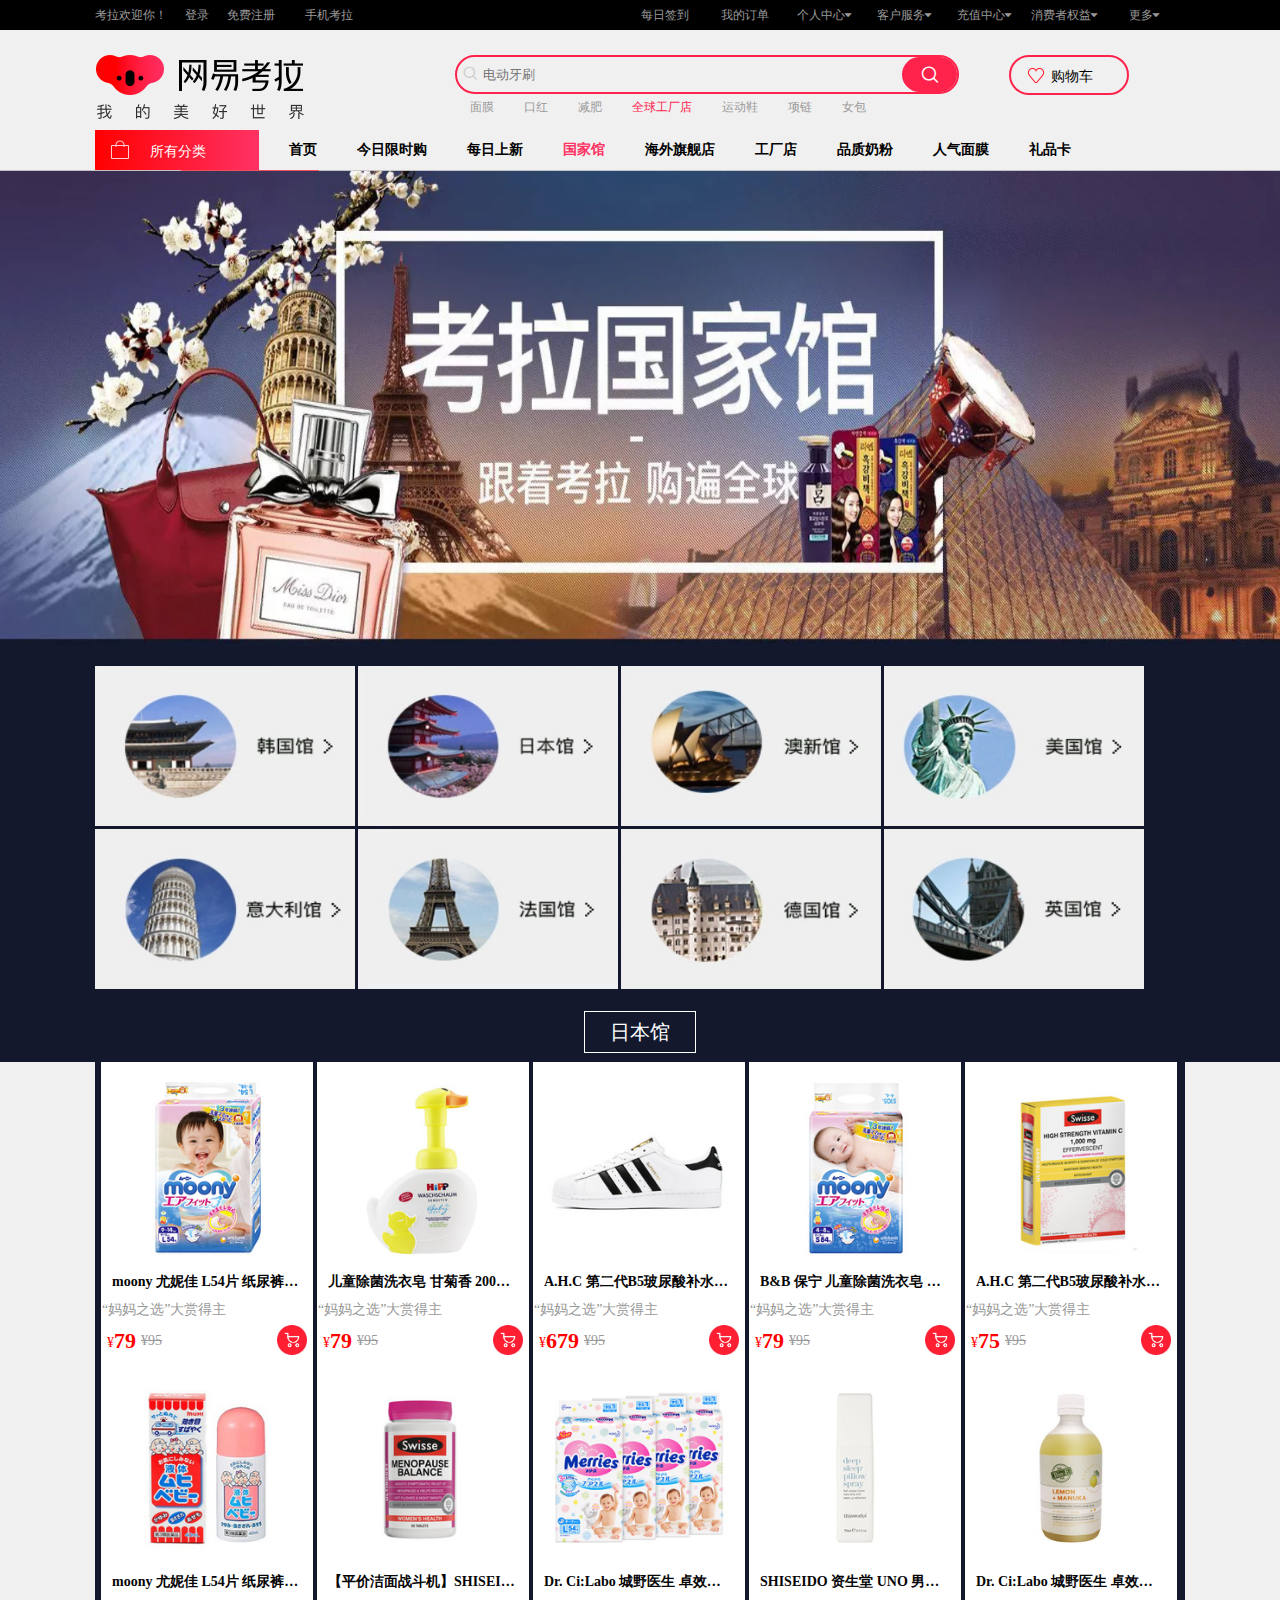
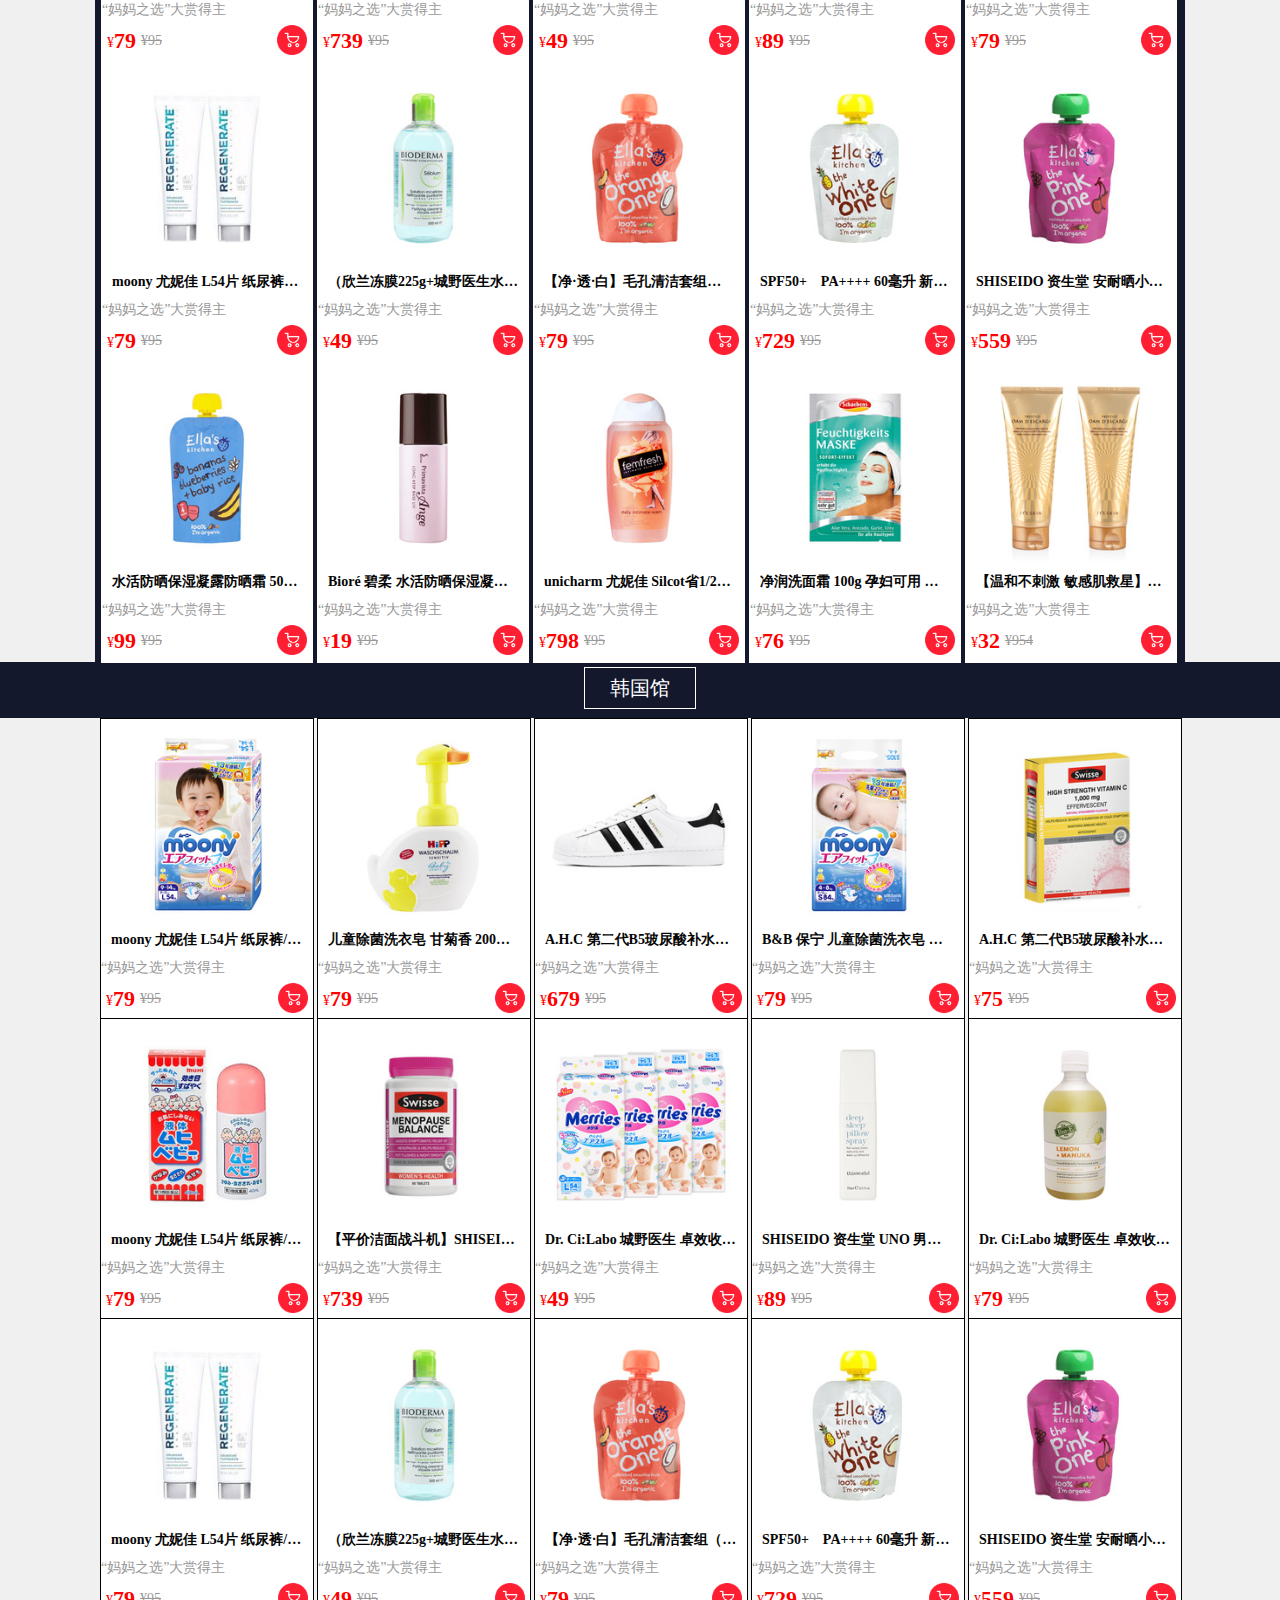
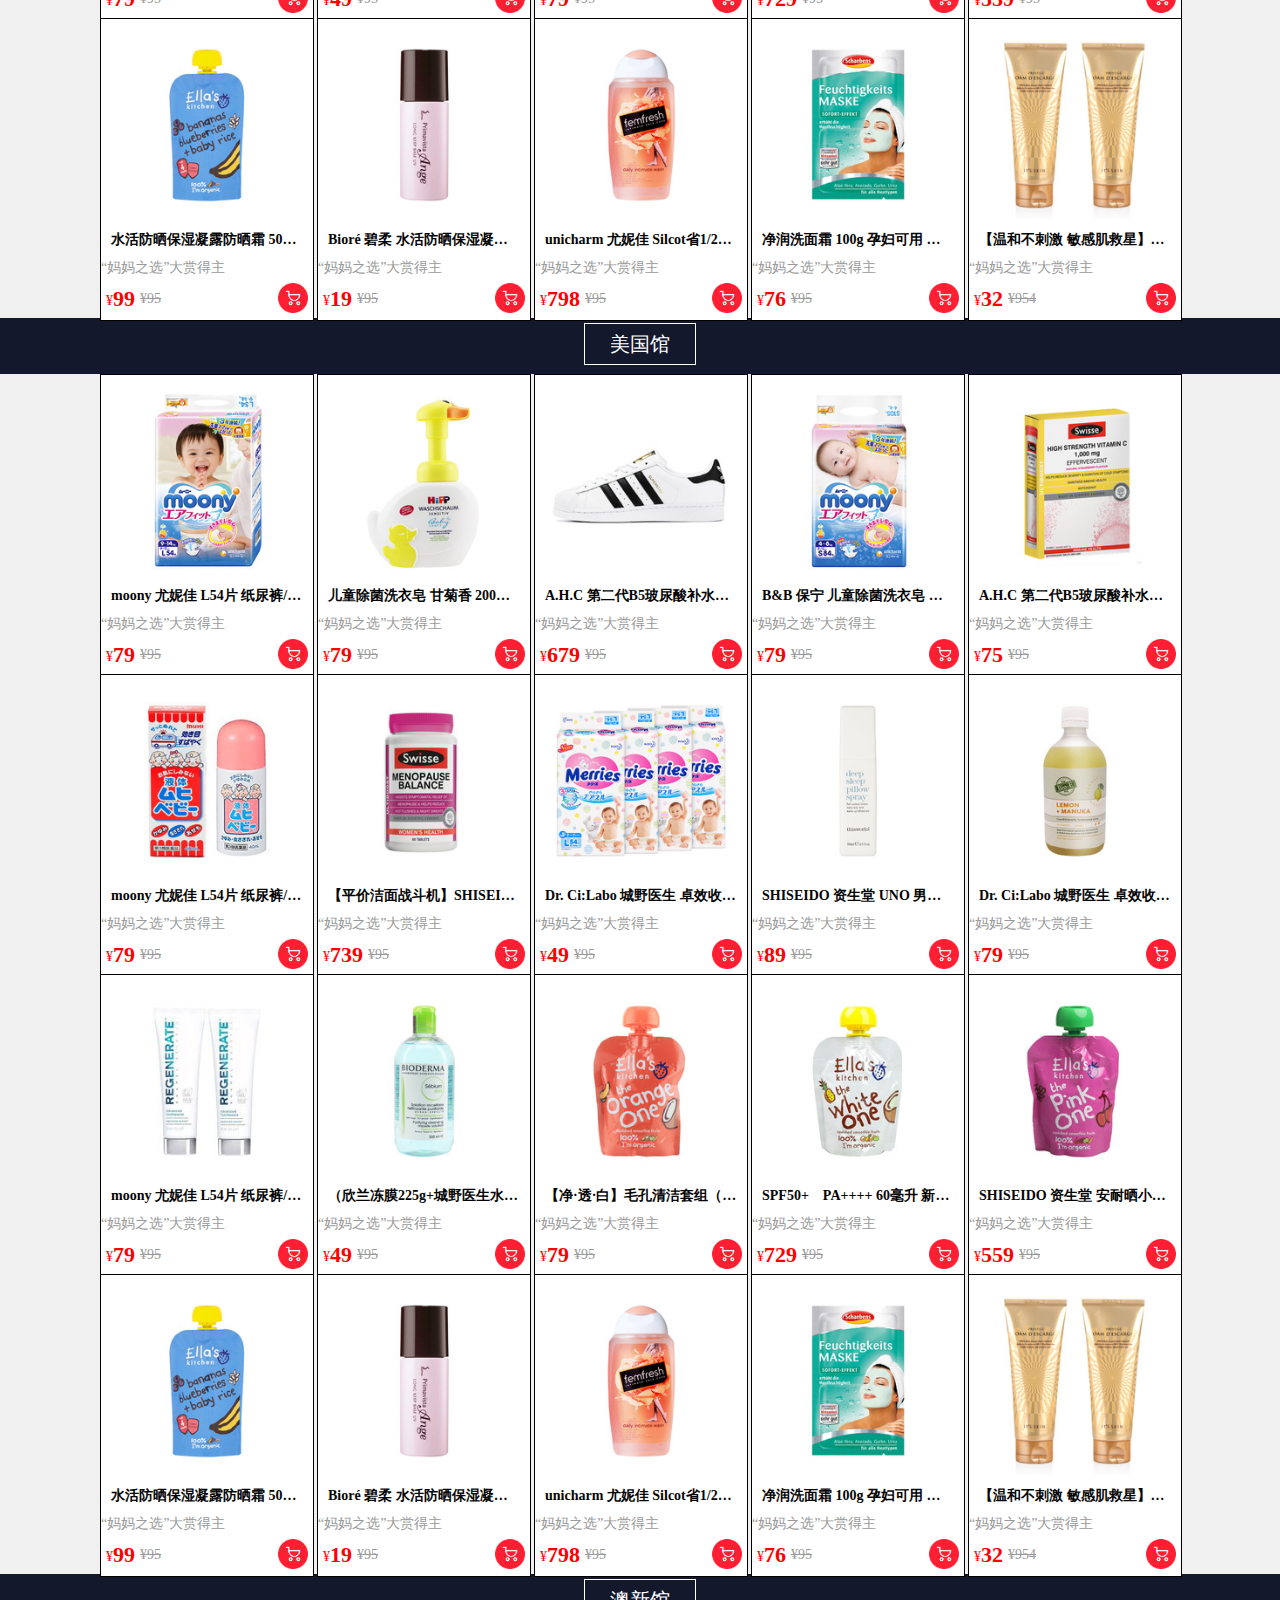
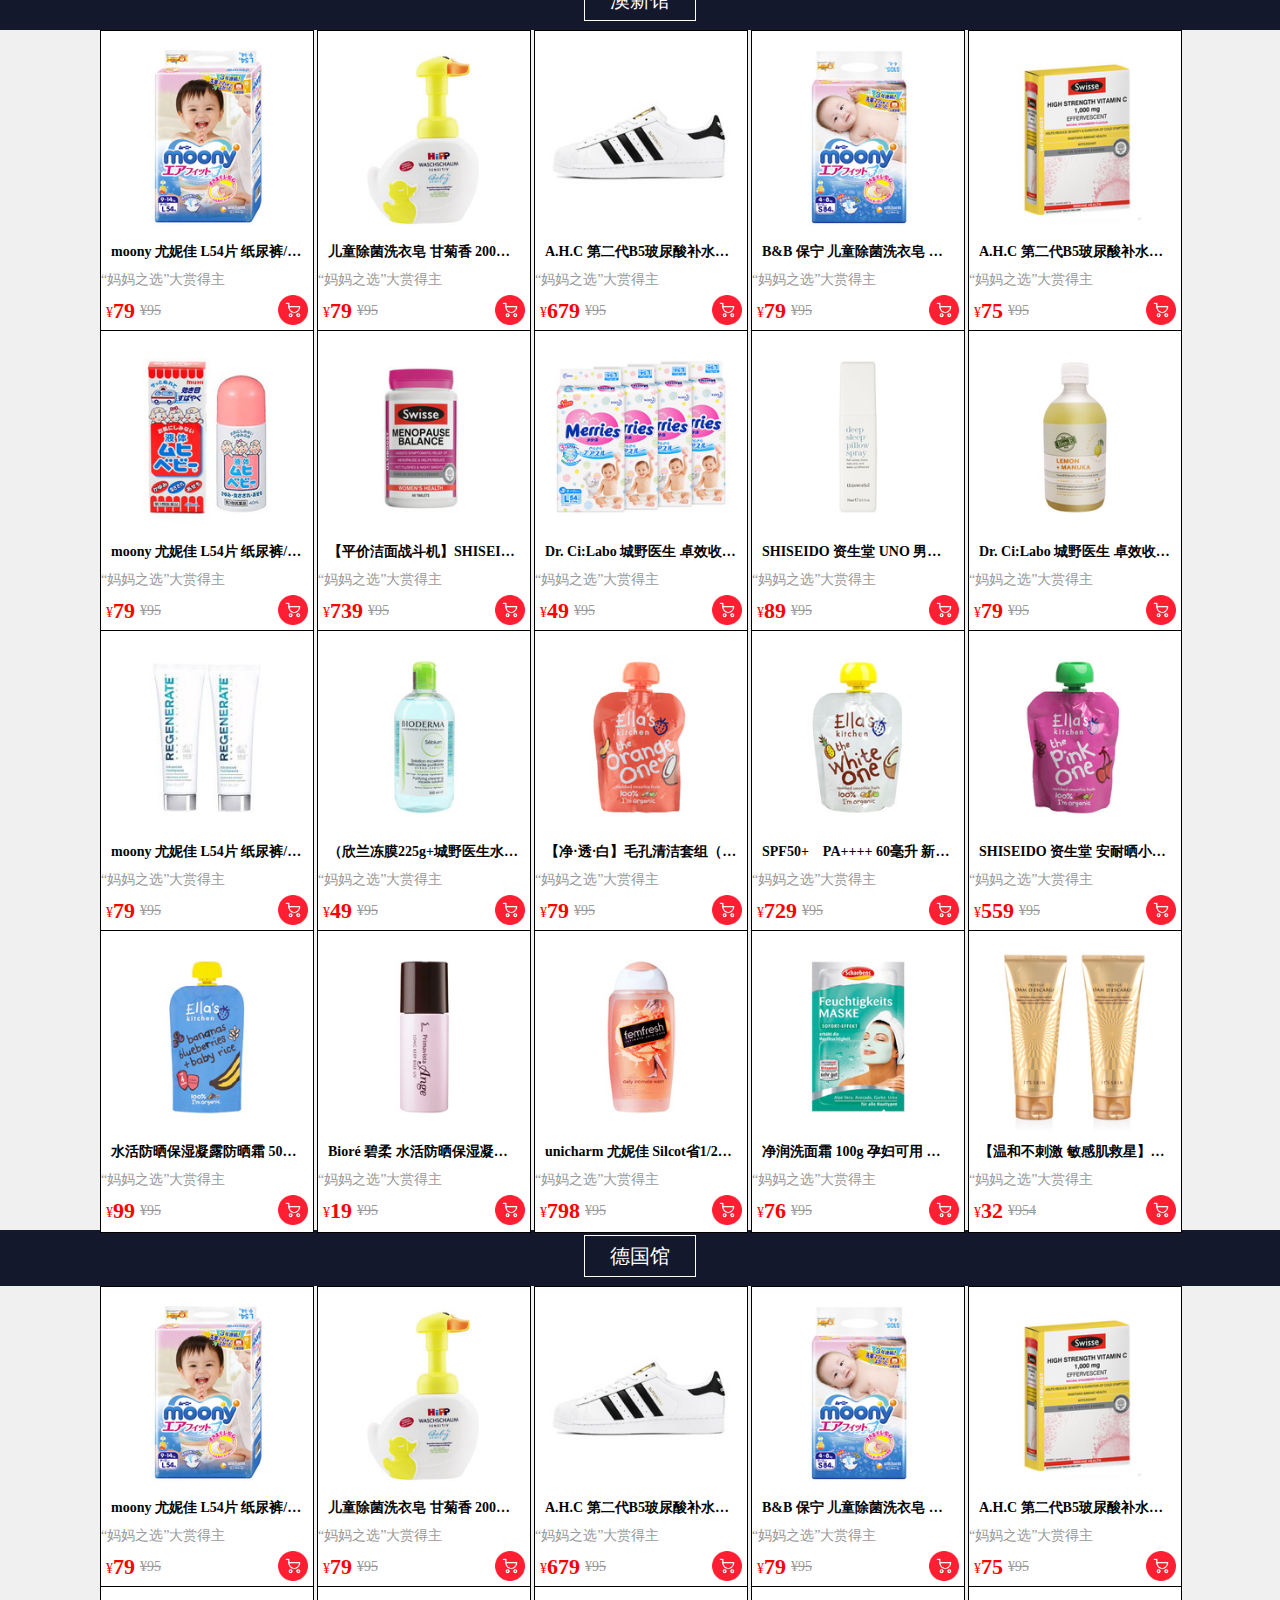
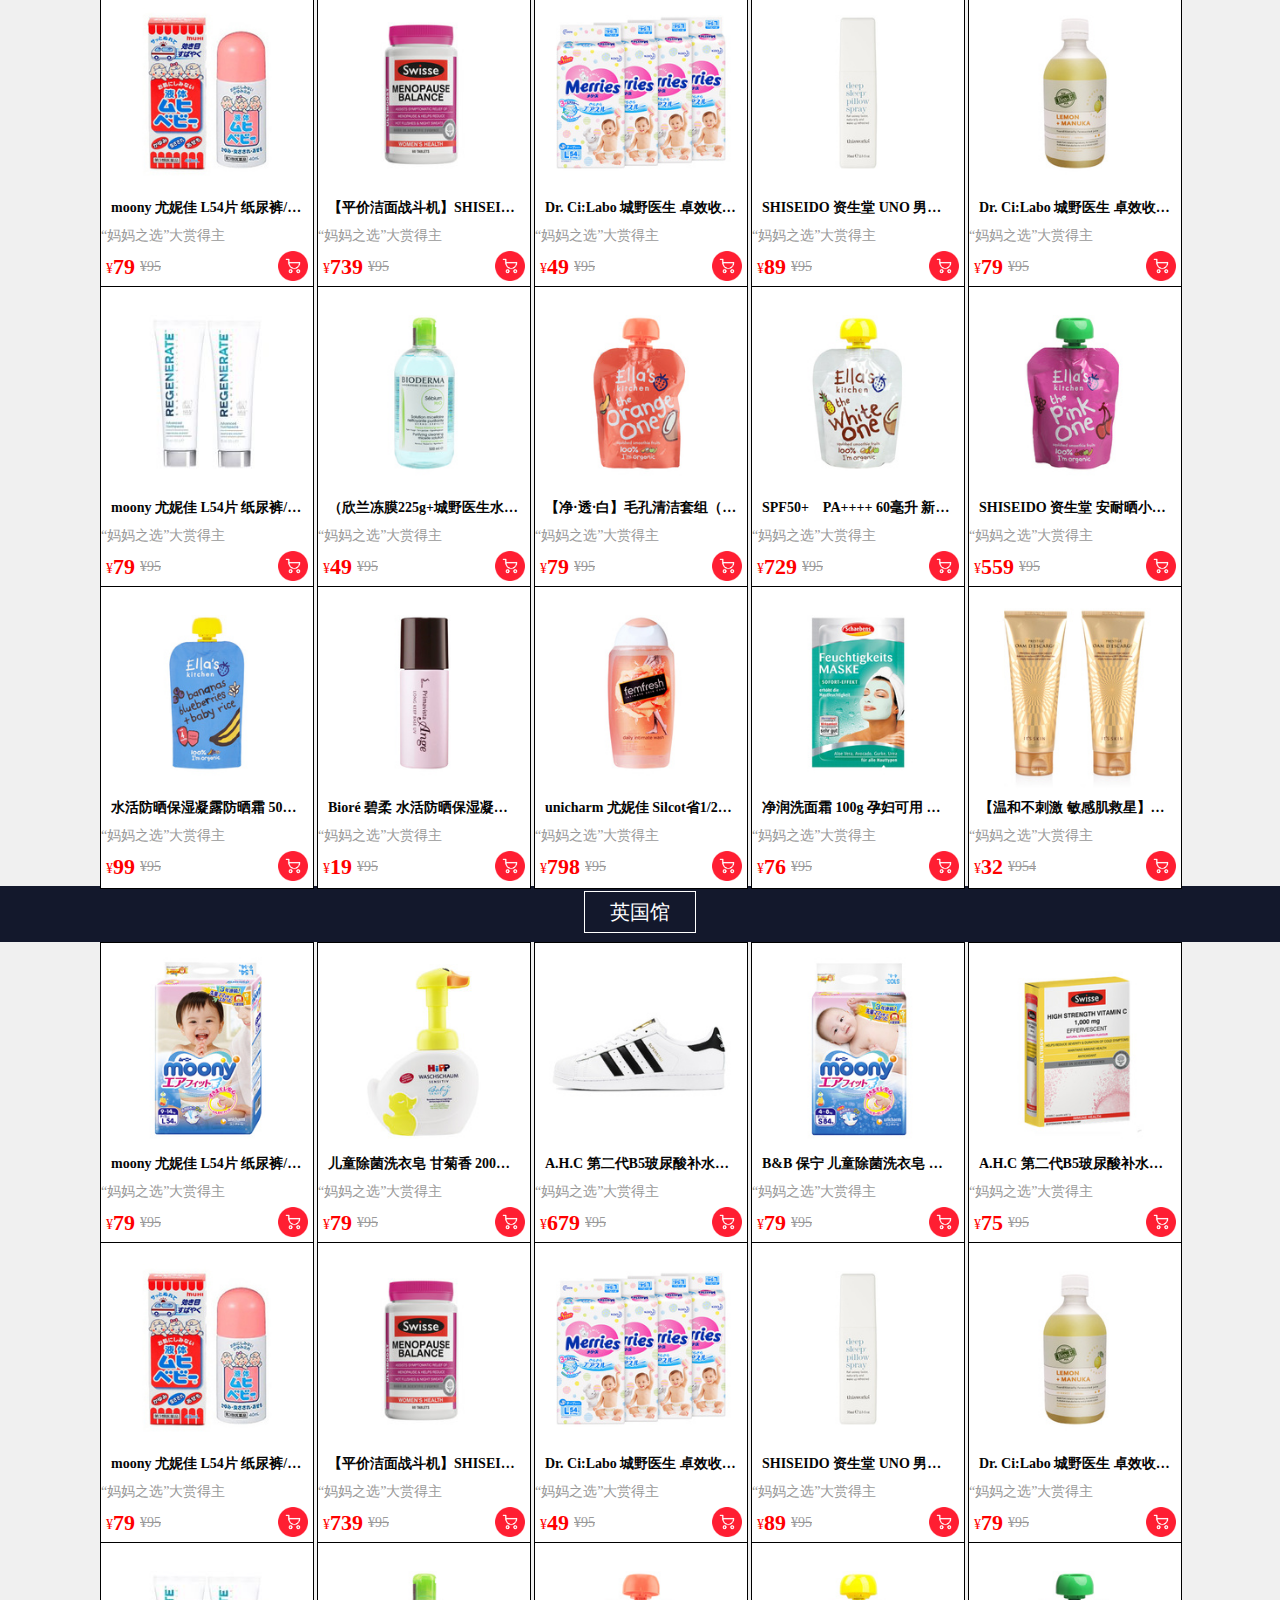
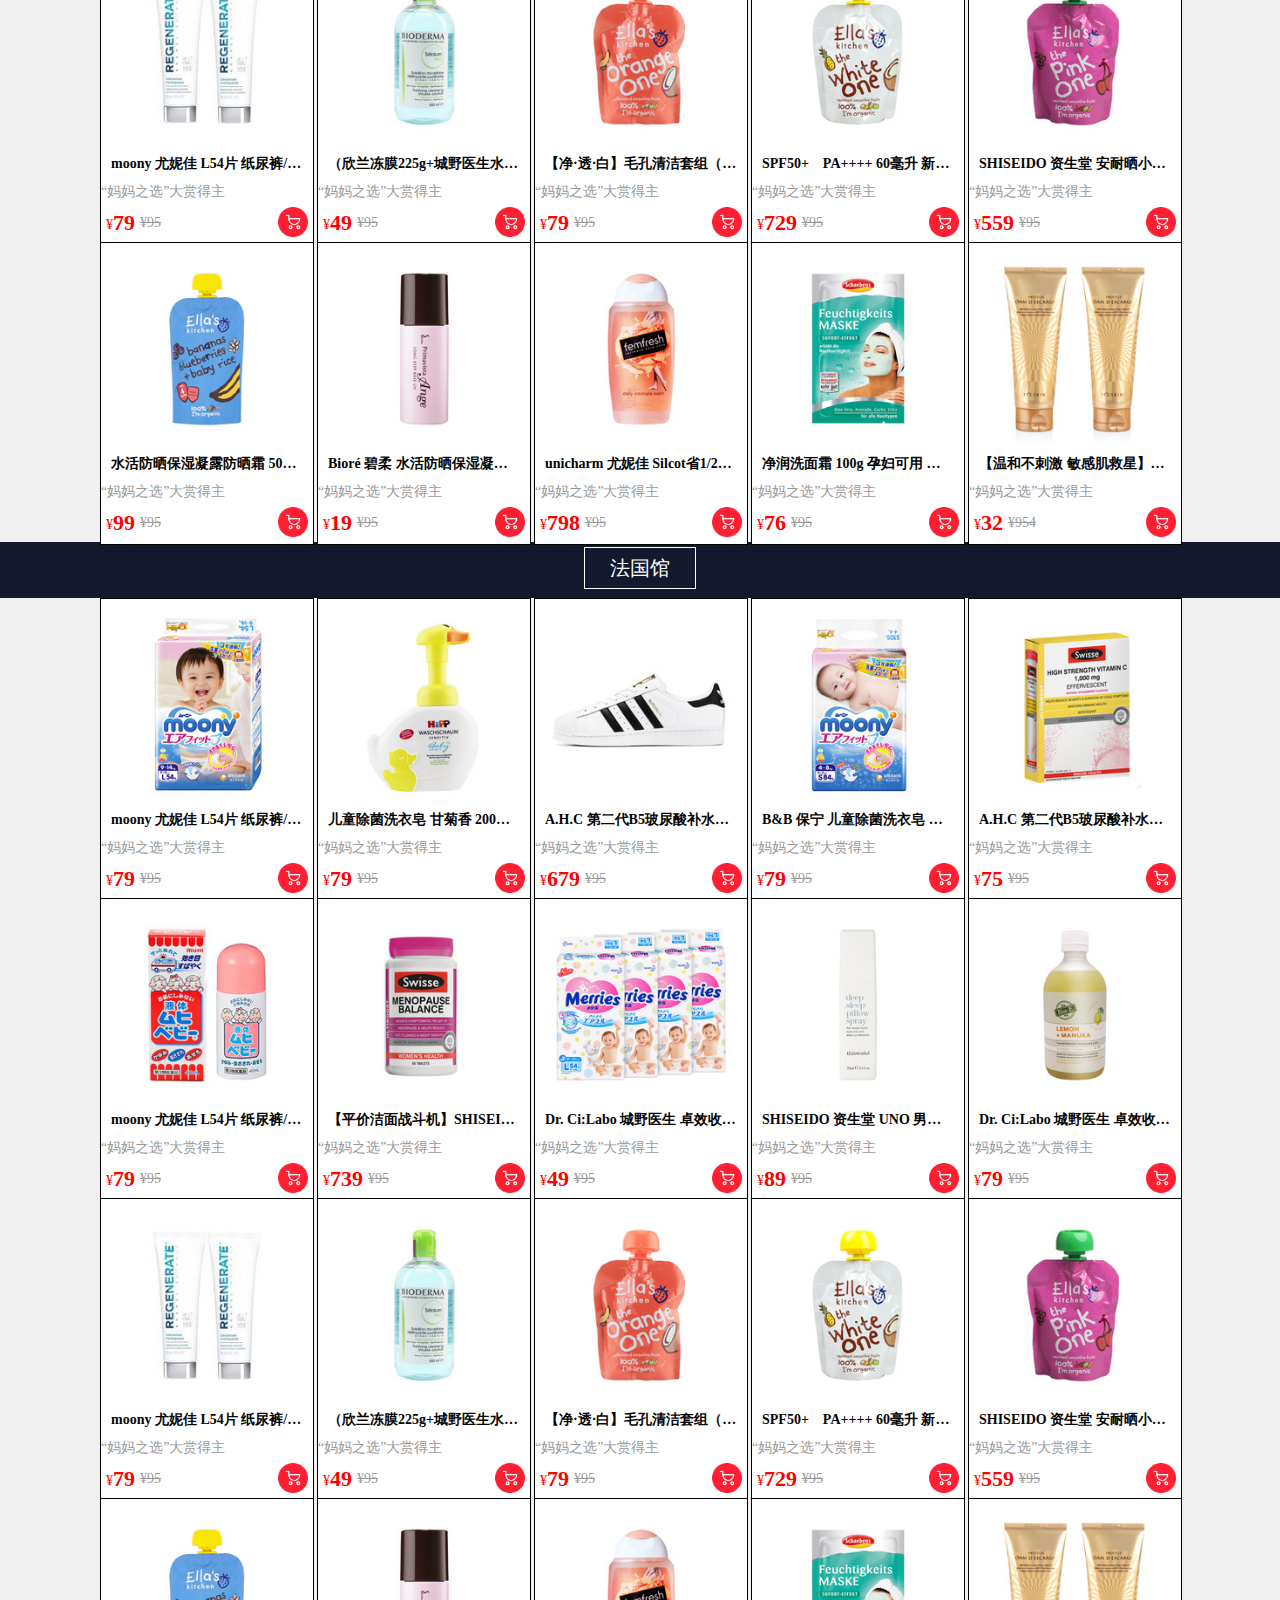
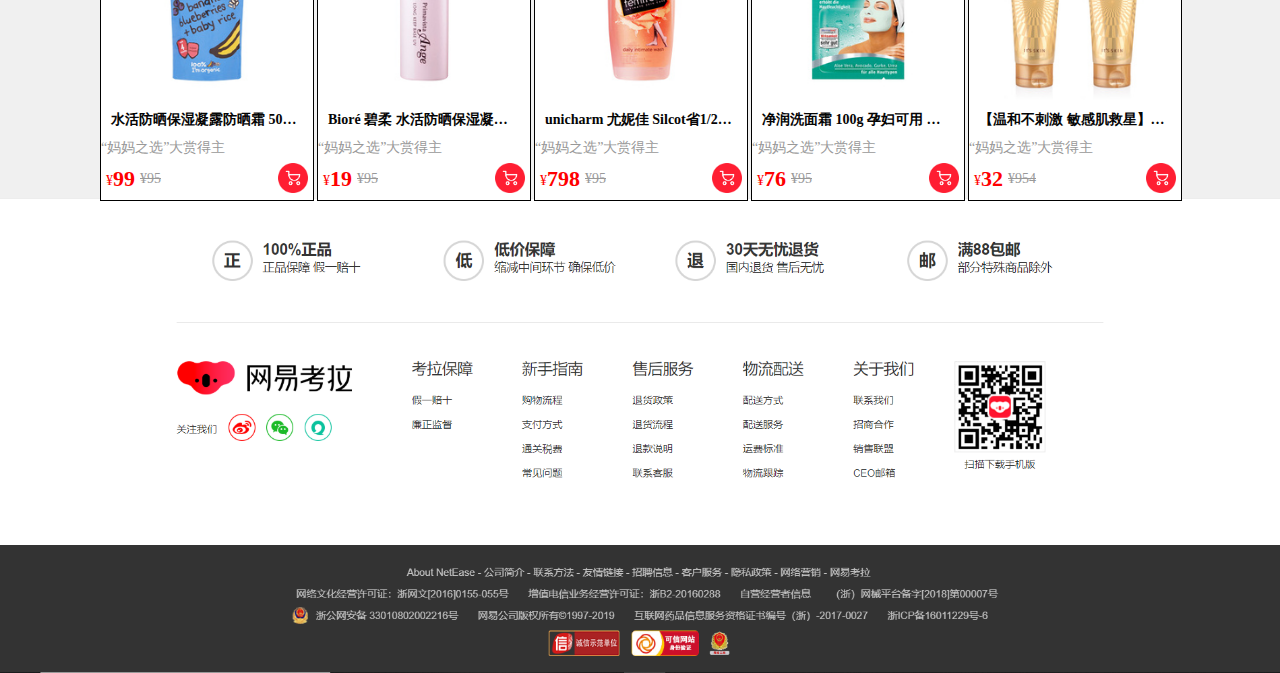
<file: demo/kaola.html>
<!DOCTYPE html>
<html lang="en">
<head>
    <meta charset="UTF-8">
    <meta name="viewport" content="width=device-width, initial-scale=1.0">
    <meta http-equiv="X-UA-Compatible" content="ie=edge">
    <title>考拉国家馆</title>
    <link rel="icon" href="img/1.ico">
    <link rel="stylesheet" href="../css/7/base.css">
    <link rel="stylesheet" href="../css/7/guojiaguan.css">
    <link rel="stylesheet" href="../iconfont/7/iconfont.css">
</head>
<body style="background-color:#f0f0f0;">
    <!-- 顶部导航 -->
    <div class="topnav">
        <div class="w">
            <!-- 左侧盒子 -->
            <div class="left lefttopnav">
                <span>考拉欢迎你！</span>
                <a href="zhuce.html">登录</a>
                <a href="zhuce.html">免费注册</a>
                <div class="right app">
                    <a href="#">手机考拉</a>
                    <a href="#">
                        <img src="../img/7/2.png" alt="">
                        <p>下载app</p>
                        <p>领1000元礼包</p>
                    </a>
                </div>
            </div>
            <!-- 右侧盒子 -->
            <div class="right rightopnav">
                <ul>
                    <li class="left"><a href="#">每日签到</a></li>
                    <li class="left"><a href="#">我的订单</a></li>
                    <li class="left">
                        <div class="divtop">
                            <a href="#">个人中心</a>
                            <span class="iconfont icon-xiangxia"></span>
                        </div>
                        <div class="divbottom">
                            <p>我的优惠券</p>
                            <p>我的红包</p>
                            <p>我的考拉豆</p>
                            <p>帐号管理</p>
                            <p>我的实名认证</p>
                            <p>我收藏的商品</p>
                            <p>我关注的品牌</p>
                            <p>售后管理</p>
                        </div>
                    </li>
                    <li class="left">
                        <div>
                            <a href="#">客户服务</a>
                            <span class="iconfont icon-xiangxia"></span>
                        </div>
                        <div class="divbottom">
                                <p>联系客服</p>
                                <p>帮助中心</p>
                                <p>知识产权保护</p>
                                <p>规则中心</p>
                        </div>
                    </li>
                    <li class="left">
                        <div>
                            <a href="#">充值中心</a>
                            <span class="iconfont icon-xiangxia"></span>
                        </div>
                        <div class="divbottom">
                            <p>话费流量</p>
                            <p>游戏充值</p>
                            <p>AppStore充值卡</p>
                        </div>
                    </li>
                    <li class="left">
                        <div>
                            <a href="#">消费者权益</a>
                            <span class="iconfont icon-xiangxia"></span>
                        </div>
                        <div class="divbottom">
                            <p>消费者告知书</p>
                            <p>消费投诉公示</p>
                        </div>
                    </li>
                    <li class="left">
                        <div>
                            <a href="#">更多</a>
                            <span class="iconfont icon-xiangxia"></span>
                        </div>
                        <div class="divbottom left">
                            <p>收藏本站</p>
                            <p>新浪微博</p>
                            <p>微信公众号</p>
                            <p>易信公众号</p>
                            <p>招商合作</p>
                            <p>考拉招聘</p>
                        </div>
                    </li>
                </ul>
            </div>
        </div>
    </div>

    <!-- 搜索框 -->
    <div class="header w">
        <!-- logo区域 -->
        <div class="logo left">
            <img src="../img/7/logo.png" alt="">
        </div>

        <!-- 搜索框 -->
        <div class="search left">
            <div class="topsearch">
                <span class="iconfont icon-fangdajing left"></span>
                <input type="text" placeholder="电动牙刷" class="left">
                <span class="iconfont icon-fangdajing right"></span>
            </div>
            <div class="bottomsearch">
                <ul>
                    <li>面膜</li>
                    <li>口红</li>
                    <li>减肥</li>
                    <li>全球工厂店</li>
                    <li>运动鞋</li>
                    <li>项链</li>
                    <li>女包</li>
                </ul>
            </div>
        </div>
        
        <!-- 购物车 -->
        <div class="cat left">
            <img src="../img/7/a2.png" alt="">
            <a href="cart.html" class="left">购物车</a>
        </div>
    </div>

    <!-- //顶部列表导航 -->
    <div class="topTabBox w">
        <div class="TabBoxleft left">
            <span class="left">
                <img src="../img/7/4.png" alt="">
            </span>
            <span class="left">所有分类</span>
        </div>
        <div class="TabBoxright left">
            <ul>
                <li class="left"><a href="../index.html">首页</a></li>
                <li class="left"><a href="#">今日限时购</a></li>
                <li class="left"><a href="#">每日上新</a></li>
                <li class="left"><a href="#">国家馆</a></li>
                <li class="left"><a href="haiwai.html">海外旗舰店</a></li>
                <li class="left"><a href="#">工厂店</a></li>
                <li class="left"><a href="#">品质奶粉</a></li>
                <li class="left"><a href="mianmo.html">人气面膜</a></li>
                <li class="left"><a href="lipinka.html">礼品卡</a></li>
            </ul>
        </div>
        <div class="TabBoxbottom">
            <div class="TabBox_leftlist left">
                <ul>
                    <li>
                        <div class="left">
                            <img src="../img/7/s1.png" alt="">
                        </div>
                        <div class="left">
                            美容彩妆
                        </div>
                        <div class="left">
                            >
                        </div> 
                    </li>
                    <li>
                        <div class="left">
                            <img src="../img/7/s2.png" alt="">
                        </div>
                        <div class="left">
                                母婴儿童
                        </div>
                        <div class="left">
                            >
                        </div> 
                    </li>
                    <li>
                        <div class="left">
                            <img src="../img/7/s3.png" alt="">
                        </div>
                        <div class="left">
                                营养保健
                        </div>
                        <div class="left">
                            >
                        </div> 
                    </li>
                    <li>
                        <div class="left">
                            <img src="../img/7/s4.png" alt="">
                        </div>
                        <div class="left">
                                数码家电
                        </div>
                        <div class="left">
                            >
                        </div> 
                    </li>
                    <li>
                        <div class="left">
                            <img src="../img/7/s5.png" alt="">
                        </div>
                        <div class="left">
                                个人洗护
                        </div>
                        <div class="left">
                            >
                        </div> 
                    </li>
                    <li>
                        <div class="left">
                            <img src="../img/7/s6.png" alt="">
                        </div>
                        <div class="left">
                                轻奢
                        </div>
                        <div class="left">
                            >
                        </div> 
                    </li>
                    <li>
                        <div class="left">
                            <img src="../img/7/s7.png" alt="">
                        </div>
                        <div class="left">
                                服饰鞋靴
                        </div>
                        <div class="left">
                            >
                        </div> 
                    </li>
                    <li>
                        <div class="left">
                            <img src="../img/7/s8.png" alt="">
                        </div>
                        <div class="left">
                                手表配饰
                        </div>
                        <div class="left">
                            >
                        </div> 
                    </li>
                    <li>
                        <div class="left">
                            <img src="../img/7/s9.png" alt="">
                        </div>
                        <div class="left">
                                运动户外
                        </div>
                        <div class="left">
                            >
                        </div> 
                    </li>
                    <li>
                        <div class="left">
                            <img src="../img/7/s10.png" alt="">
                        </div>
                        <div class="left">
                            家居生活
                        </div>
                        <div class="left">
                            >
                        </div> 
                    </li>
                    <li>
                        <div class="left">
                            <img src="../img/7/s11.png" alt="">
                        </div>
                        <div class="left">
                            环球美食
                        </div>
                        <div class="left">
                            >
                        </div> 
                    </li>
                </ul> 
            </div>
            <div class="bannerlist left">
                <div class="itme">
                    <img src="../img/7/k0.jpg" alt="">
                </div>
                <div class="itme">
                    <img src="../img/7/k1.jpg" alt="">
                </div>
                <div class="itme">
                    <img src="../img/7/k2.jpg" alt="">
                </div>
                <div class="itme">
                    <img src="../img/7/k3.jpg" alt="">
                </div>
                <div class="itme">
                    <img src="../img/7/k4.jpg" alt="">
                </div>
                <div class="itme">
                    <img src="../img/7/k5.jpg" alt="">
                </div>
                <div class="itme">
                    <img src="../img/7/k6.jpg" alt="">
                </div>
                <div class="itme">
                    <img src="../img/7/k7.jpg" alt="">
                </div>
                <div class="itme">
                    <img src="../img/7/k8.jpg" alt="">
                </div>
                <div class="itme">
                    <img src="../img/7/k9.jpg" alt="">
                </div>
                <div class="itme">
                    <img src="../img/7/k10.jpg" alt="">
                </div>
            </div>
        </div>
    </div>

    <!-- 大的广告图 -->
    <div class="bg_box">
        <a href="#">
            <img src="../img/7/bg1.jpg" alt="">
        </a>
    </div>

    <!-- 各个管的展示 -->
    <div class="m_list">
        <div class="w">
            <ul>
                <li><img src="../img/7/mbg1.jpg" alt=""></li>
                <li><img src="../img/7/mbg2.jpg" alt=""></li>
                <li><img src="../img/7/mbg3.jpg" alt=""></li>
                <li><img src="../img/7/mbg4.jpg" alt=""></li>
                <li><img src="../img/7/mbg5.jpg" alt=""></li>
                <li><img src="../img/7/mbg6.jpg" alt=""></li>
                <li><img src="../img/7/mbg7.jpg" alt=""></li>
                <li><img src="../img/7/mbg8.jpg" alt=""></li>
            </ul>
        </div>
    </div>

    <!-- 日本馆 -->
    <div class="onelistnav">
        <div>日本馆</div>
    </div>
    <div class="onelist w ri lists">
        <ul>
            <li class="left">
                <div class="out">
                    <img src="../img/7/onelist1.jpg" alt="">
                    <p>moony 尤妮佳 L54片 纸尿裤/尿不湿</p>
                    <span>“妈妈之选”大赏得主</span>
                    <div class="s_list">
                        <span class="left">¥</span>
                        <p class="left">79</p>
                        <del class="left">¥95</del>
                        <img src="../img/7/cat.png" alt="" class="right">
                    </div>
                </div>
            </li>
            <li class="left">
                <div class="out">
                    <img src="../img/7/onelist2.jpg" alt="">
                    <p>儿童除菌洗衣皂 甘菊香 200克/块 3块装</p>
                    <span>“妈妈之选”大赏得主</span>
                    <div class="s_list">
                        <span class="left">¥</span>
                        <p class="left">79</p>
                        <del class="left">¥95</del>
                        <img src="../img/7/cat.png" alt="" class="right">
                    </div>
                </div>
            </li>
            <li class="left">
                <div class="out">
                    <img src="../img/7/onelist3.jpg" alt="">
                    <p>A.H.C 第二代B5玻尿酸补水保湿控油爽肤水乳组合</p>
                    <span>“妈妈之选”大赏得主</span>
                    <div class="s_list">
                        <span class="left">¥</span>
                        <p class="left">679</p>
                        <del class="left">¥95</del>
                        <img src="../img/7/cat.png" alt="" class="right">
                    </div>
                </div>
            </li>
            <li class="left">
                <div class="out">
                    <img src="../img/7/onelist4.jpg" alt="">
                    <p>B&B 保宁 儿童除菌洗衣皂 甘菊香 200克/块 3块装</p>
                    <span>“妈妈之选”大赏得主</span>
                    <div class="s_list">
                        <span class="left">¥</span>
                        <p class="left">79</p>
                        <del class="left">¥95</del>
                        <img src="../img/7/cat.png" alt="" class="right">
                    </div>
                </div>
            </li>
            <li class="left">
                <div class="out">
                    <img src="../img/7/onelist5.jpg" alt="">
                    <p>A.H.C 第二代B5玻尿酸补水保湿控油爽肤水乳组合</p>
                    <span>“妈妈之选”大赏得主</span>
                    <div class="s_list">
                        <span class="left">¥</span>
                        <p class="left">75</p>
                        <del class="left">¥95</del>
                        <img src="../img/7/cat.png" alt="" class="right">
                    </div>
                </div>
            </li>
            <li class="left">
                <div class="out">
                    <img src="../img/7/onelist6.jpg" alt="">
                    <p>moony 尤妮佳 L54片 纸尿裤/尿不湿</p>
                    <span>“妈妈之选”大赏得主</span>
                    <div class="s_list">
                        <span class="left">¥</span>
                        <p class="left">79</p>
                        <del class="left">¥95</del>
                        <img src="../img/7/cat.png" alt="" class="right">
                    </div>
                </div>
            </li>
            <li class="left">
                <div class="out">
                    <img src="../img/7/onelist7.jpg" alt="">
                    <p>【平价洁面战斗机】SHISEIDO 资生堂 洗颜专科 超柔密泡泡洗面乳 120克/支 3支装</p>
                    <span>“妈妈之选”大赏得主</span>
                    <div class="s_list">
                        <span class="left">¥</span>
                        <p class="left">739</p>
                        <del class="left">¥95</del>
                        <img src="../img/7/cat.png" alt="" class="right">
                    </div>
                </div>
            </li>
            <li class="left">
                <div class="out">
                    <img src="../img/7/onelist8.jpg" alt="">
                    <p>Dr. Ci:Labo 城野医生 卓效收敛化妆水 100ml（城野小水 爽肤水）</p>
                    <span>“妈妈之选”大赏得主</span>
                    <div class="s_list">
                        <span class="left">¥</span>
                        <p class="left">49</p>
                        <del class="left">¥95</del>
                        <img src="../img/7/cat.png" alt="" class="right">
                    </div>
                </div>
            </li>
            <li class="left">
                <div class="out">
                    <img src="../img/7/onelist9.jpg" alt="">
                    <p>SHISEIDO 资生堂 UNO 男士泡沫快速洁面奶 150毫升</p>
                    <span>“妈妈之选”大赏得主</span>
                    <div class="s_list">
                        <span class="left">¥</span>
                        <p class="left">89</p>
                        <del class="left">¥95</del>
                        <img src="../img/7/cat.png" alt="" class="right">
                    </div>
                </div>
            </li>
            <li class="left">
                <div class="out">
                    <img src="../img/7/onelist10.jpg" alt="">
                    <p>Dr. Ci:Labo 城野医生 卓效收敛化妆水 限量版 200ml（城野大水）</p>
                    <span>“妈妈之选”大赏得主</span>
                    <div class="s_list">
                        <span class="left">¥</span>
                        <p class="left">79</p>
                        <del class="left">¥95</del>
                        <img src="../img/7/cat.png" alt="" class="right">
                    </div>
                </div>
            </li>
            <li class="left">
                <div class="out">
                    <img src="../img/7/onelist11.jpg" alt="">
                    <p>moony 尤妮佳 L54片 纸尿裤/尿不湿</p>
                    <span>“妈妈之选”大赏得主</span>
                    <div class="s_list">
                        <span class="left">¥</span>
                        <p class="left">79</p>
                        <del class="left">¥95</del>
                        <img src="../img/7/cat.png" alt="" class="right">
                    </div>
                </div>
            </li>
            <li class="left">
                <div class="out">
                    <img src="../img/7/onelist12.jpg" alt="">
                    <p>（欣兰冻膜225g+城野医生水收敛水100ml ）清洁面膜 去角质</p>
                    <span>“妈妈之选”大赏得主</span>
                    <div class="s_list">
                        <span class="left">¥</span>
                        <p class="left">49</p>
                        <del class="left">¥95</del>
                        <img src="../img/7/cat.png" alt="" class="right">
                    </div>
                </div>
            </li>
            <li class="left">
                <div class="out">
                    <img src="../img/7/onelist13.jpg" alt="">
                    <p>【净·透·白】毛孔清洁套组（欣兰冻膜225g+城野医生水收敛水100ml ）清洁面膜 去角质</p>
                    <span>“妈妈之选”大赏得主</span>
                    <div class="s_list">
                        <span class="left">¥</span>
                        <p class="left">79</p>
                        <del class="left">¥95</del>
                        <img src="../img/7/cat.png" alt="" class="right">
                    </div>
                </div>
            </li>
            <li class="left">
                <div class="out">
                    <img src="../img/7/onelist14.jpg" alt="">
                    <p>SPF50+　PA++++ 60毫升 新版 防水防汗</p>
                    <span>“妈妈之选”大赏得主</span>
                    <div class="s_list">
                        <span class="left">¥</span>
                        <p class="left">729</p>
                        <del class="left">¥95</del>
                        <img src="../img/7/cat.png" alt="" class="right">
                    </div>
                </div>
            </li>
            <li class="left">
                <div class="out">
                    <img src="../img/7/onelist15.jpg" alt="">
                    <p>SHISEIDO 资生堂 安耐晒小金瓶防晒露 SPF50+　PA++++ 60毫升 新版 防水防汗</p>
                    <span>“妈妈之选”大赏得主</span>
                    <div class="s_list">
                        <span class="left">¥</span>
                        <p class="left">559</p>
                        <del class="left">¥95</del>
                        <img src="../img/7/cat.png" alt="" class="right">
                    </div>
                </div>
            </li>
            <li class="left">
                <div class="out">
                    <img src="../img/7/onelist16.jpg" alt="">
                    <p>水活防晒保湿凝露防晒霜 50克 SPF50+/PA++++</p>
                    <span>“妈妈之选”大赏得主</span>
                    <div class="s_list">
                        <span class="left">¥</span>
                        <p class="left">99</p>
                        <del class="left">¥95</del>
                        <img src="../img/7/cat.png" alt="" class="right">
                    </div>
                </div>
            </li>
            <li class="left">
                <div class="out">
                    <img src="../img/7/onelist17.jpg" alt="">
                    <p>Bioré 碧柔 水活防晒保湿凝露防晒霜 50克 SPF50+/PA++++</p>
                    <span>“妈妈之选”大赏得主</span>
                    <div class="s_list">
                        <span class="left">¥</span>
                        <p class="left">19</p>
                        <del class="left">¥95</del>
                        <img src="../img/7/cat.png" alt="" class="right">
                    </div>
                </div>
            </li>
            <li class="left">
                <div class="out">
                    <img src="../img/7/onelist18.jpg" alt="">
                    <p>unicharm 尤妮佳 Silcot省1/2化妆水化妆棉 40枚 四盒装</p>
                    <span>“妈妈之选”大赏得主</span>
                    <div class="s_list">
                        <span class="left">¥</span>
                        <p class="left">798</p>
                        <del class="left">¥95</del>
                        <img src="../img/7/cat.png" alt="" class="right">
                    </div>
                </div>
            </li>
            <li class="left">
                <div class="out">
                    <img src="../img/7/onelist19.jpg" alt="">
                    <p> 净润洗面霜 100g 孕妇可用 补水保湿 调节水油平衡</p>
                    <span>“妈妈之选”大赏得主</span>
                    <div class="s_list">
                        <span class="left">¥</span>
                        <p class="left">76</p>
                        <del class="left">¥95</del>
                        <img src="../img/7/cat.png" alt="" class="right">
                    </div>
                </div>
            </li>
            <li class="left">
                <div class="out">
                    <img src="../img/7/onelist20.jpg" alt="">
                    <p>【温和不刺激 敏感肌救星】Freeplus 芙丽芳丝 净润洗面霜 100g 孕妇可用 补水保湿 调节水油平衡</p>
                    <span>“妈妈之选”大赏得主</span>
                    <div class="s_list">
                        <span class="left">¥</span>
                        <p class="left">32</p>
                        <del class="left">¥954</del>
                        <img src="../img/7/cat.png" alt="" class="right">
                    </div>
                </div>
            </li>
        </ul>
    </div>

    <!-- 韩国馆 -->
    <div class="onelistnav">
        <div>韩国馆</div>
    </div>
    <div class="twolist w han lists">
        <ul>
            <li class="left">
                <div class="out">
                    <img src="../img/7/onelist1.jpg" alt="">
                    <p>moony 尤妮佳 L54片 纸尿裤/尿不湿</p>
                    <span>“妈妈之选”大赏得主</span>
                    <div class="s_list">
                        <span class="left">¥</span>
                        <p class="left">79</p>
                        <del class="left">¥95</del>
                        <img src="../img/7/cat.png" alt="" class="right">
                    </div>
                </div>
            </li>
            <li class="left">
                <div class="out">
                    <img src="../img/7/onelist2.jpg" alt="">
                    <p>儿童除菌洗衣皂 甘菊香 200克/块 3块装</p>
                    <span>“妈妈之选”大赏得主</span>
                    <div class="s_list">
                        <span class="left">¥</span>
                        <p class="left">79</p>
                        <del class="left">¥95</del>
                        <img src="../img/7/cat.png" alt="" class="right">
                    </div>
                </div>
            </li>
            <li class="left">
                <div class="out">
                    <img src="../img/7/onelist3.jpg" alt="">
                    <p>A.H.C 第二代B5玻尿酸补水保湿控油爽肤水乳组合</p>
                    <span>“妈妈之选”大赏得主</span>
                    <div class="s_list">
                        <span class="left">¥</span>
                        <p class="left">679</p>
                        <del class="left">¥95</del>
                        <img src="../img/7/cat.png" alt="" class="right">
                    </div>
                </div>
            </li>
            <li class="left">
                <div  class="out">
                    <img src="../img/7/onelist4.jpg" alt="">
                    <p>B&B 保宁 儿童除菌洗衣皂 甘菊香 200克/块 3块装</p>
                    <span>“妈妈之选”大赏得主</span>
                    <div class="s_list">
                        <span class="left">¥</span>
                        <p class="left">79</p>
                        <del class="left">¥95</del>
                        <img src="../img/7/cat.png" alt="" class="right">
                    </div>
                </div>
            </li>
            <li class="left">
                <div  class="out">
                    <img src="../img/7/onelist5.jpg" alt="">
                    <p>A.H.C 第二代B5玻尿酸补水保湿控油爽肤水乳组合</p>
                    <span>“妈妈之选”大赏得主</span>
                    <div class="s_list">
                        <span class="left">¥</span>
                        <p class="left">75</p>
                        <del class="left">¥95</del>
                        <img src="../img/7/cat.png" alt="" class="right">
                    </div>
                </div>
            </li>
            <li class="left">
                <div  class="out">
                    <img src="../img/7/onelist6.jpg" alt="">
                    <p>moony 尤妮佳 L54片 纸尿裤/尿不湿</p>
                    <span>“妈妈之选”大赏得主</span>
                    <div class="s_list">
                        <span class="left">¥</span>
                        <p class="left">79</p>
                        <del class="left">¥95</del>
                        <img src="../img/7/cat.png" alt="" class="right">
                    </div>
                </div>
            </li>
            <li class="left">
                <div  class="out">
                    <img src="../img/7/onelist7.jpg" alt="">
                    <p>【平价洁面战斗机】SHISEIDO 资生堂 洗颜专科 超柔密泡泡洗面乳 120克/支 3支装</p>
                    <span>“妈妈之选”大赏得主</span>
                    <div class="s_list">
                        <span class="left">¥</span>
                        <p class="left">739</p>
                        <del class="left">¥95</del>
                        <img src="../img/7/cat.png" alt="" class="right">
                    </div>
                </div>
            </li>
            <li class="left">
                <div  class="out">
                    <img src="../img/7/onelist8.jpg" alt="">
                    <p>Dr. Ci:Labo 城野医生 卓效收敛化妆水 100ml（城野小水 爽肤水）</p>
                    <span>“妈妈之选”大赏得主</span>
                    <div class="s_list">
                        <span class="left">¥</span>
                        <p class="left">49</p>
                        <del class="left">¥95</del>
                        <img src="../img/7/cat.png" alt="" class="right">
                    </div>
                </div>
            </li>
            <li class="left">
                <div  class="out">
                    <img src="../img/7/onelist9.jpg" alt="">
                    <p>SHISEIDO 资生堂 UNO 男士泡沫快速洁面奶 150毫升</p>
                    <span>“妈妈之选”大赏得主</span>
                    <div class="s_list">
                        <span class="left">¥</span>
                        <p class="left">89</p>
                        <del class="left">¥95</del>
                        <img src="../img/7/cat.png" alt="" class="right">
                    </div>
                </div>
            </li>
            <li class="left">
                <div  class="out">
                    <img src="../img/7/onelist10.jpg" alt="">
                    <p>Dr. Ci:Labo 城野医生 卓效收敛化妆水 限量版 200ml（城野大水）</p>
                    <span>“妈妈之选”大赏得主</span>
                    <div class="s_list">
                        <span class="left">¥</span>
                        <p class="left">79</p>
                        <del class="left">¥95</del>
                        <img src="../img/7/cat.png" alt="" class="right">
                    </div>
                </div>
            </li>
            <li class="left">
                <div  class="out">
                    <img src="../img/7/onelist11.jpg" alt="">
                    <p>moony 尤妮佳 L54片 纸尿裤/尿不湿</p>
                    <span>“妈妈之选”大赏得主</span>
                    <div class="s_list">
                        <span class="left">¥</span>
                        <p class="left">79</p>
                        <del class="left">¥95</del>
                        <img src="../img/7/cat.png" alt="" class="right">
                    </div>
                </div>
            </li>
            <li class="left">
                <div  class="out">
                    <img src="../img/7/onelist12.jpg" alt="">
                    <p>（欣兰冻膜225g+城野医生水收敛水100ml ）清洁面膜 去角质</p>
                    <span>“妈妈之选”大赏得主</span>
                    <div class="s_list">
                        <span class="left">¥</span>
                        <p class="left">49</p>
                        <del class="left">¥95</del>
                        <img src="../img/7/cat.png" alt="" class="right">
                    </div>
                </div>
            </li>
            <li class="left">
                <div  class="out">
                    <img src="../img/7/onelist13.jpg" alt="">
                    <p>【净·透·白】毛孔清洁套组（欣兰冻膜225g+城野医生水收敛水100ml ）清洁面膜 去角质</p>
                    <span>“妈妈之选”大赏得主</span>
                    <div class="s_list">
                        <span class="left">¥</span>
                        <p class="left">79</p>
                        <del class="left">¥95</del>
                        <img src="../img/7/cat.png" alt="" class="right">
                    </div>
                </div>
            </li>
            <li class="left">
                <div  class="out">
                    <img src="../img/7/onelist14.jpg" alt="">
                    <p>SPF50+　PA++++ 60毫升 新版 防水防汗</p>
                    <span>“妈妈之选”大赏得主</span>
                    <div class="s_list">
                        <span class="left">¥</span>
                        <p class="left">729</p>
                        <del class="left">¥95</del>
                        <img src="../img/7/cat.png" alt="" class="right">
                    </div>
                </div>
            </li>
            <li class="left">
                <div  class="out">
                    <img src="../img/7/onelist15.jpg" alt="">
                    <p>SHISEIDO 资生堂 安耐晒小金瓶防晒露 SPF50+　PA++++ 60毫升 新版 防水防汗</p>
                    <span>“妈妈之选”大赏得主</span>
                    <div class="s_list">
                        <span class="left">¥</span>
                        <p class="left">559</p>
                        <del class="left">¥95</del>
                        <img src="../img/7/cat.png" alt="" class="right">
                    </div>
                </div>
            </li>
            <li class="left">
                <div  class="out">
                    <img src="../img/7/onelist16.jpg" alt="">
                    <p>水活防晒保湿凝露防晒霜 50克 SPF50+/PA++++</p>
                    <span>“妈妈之选”大赏得主</span>
                    <div class="s_list">
                        <span class="left">¥</span>
                        <p class="left">99</p>
                        <del class="left">¥95</del>
                        <img src="../img/7/cat.png" alt="" class="right">
                    </div>
                </div>
            </li>
            <li class="left">
                <div  class="out">
                    <img src="../img/7/onelist17.jpg" alt="">
                    <p>Bioré 碧柔 水活防晒保湿凝露防晒霜 50克 SPF50+/PA++++</p>
                    <span>“妈妈之选”大赏得主</span>
                    <div class="s_list">
                        <span class="left">¥</span>
                        <p class="left">19</p>
                        <del class="left">¥95</del>
                        <img src="../img/7/cat.png" alt="" class="right">
                    </div>
                </div>
            </li>
            <li class="left">
                <div  class="out">
                    <img src="../img/7/onelist18.jpg" alt="">
                    <p>unicharm 尤妮佳 Silcot省1/2化妆水化妆棉 40枚 四盒装</p>
                    <span>“妈妈之选”大赏得主</span>
                    <div class="s_list">
                        <span class="left">¥</span>
                        <p class="left">798</p>
                        <del class="left">¥95</del>
                        <img src="../img/7/cat.png" alt="" class="right">
                    </div>
                </div>
            </li>
            <li class="left">
                <div  class="out">
                    <img src="../img/7/onelist19.jpg" alt="">
                    <p> 净润洗面霜 100g 孕妇可用 补水保湿 调节水油平衡</p>
                    <span>“妈妈之选”大赏得主</span>
                    <div class="s_list">
                        <span class="left">¥</span>
                        <p class="left">76</p>
                        <del class="left">¥95</del>
                        <img src="../img/7/cat.png" alt="" class="right">
                    </div>
                </div>
            </li>
            <li class="left">
                <div  class="out">
                    <img src="../img/7/onelist20.jpg" alt="">
                    <p>【温和不刺激 敏感肌救星】Freeplus 芙丽芳丝 净润洗面霜 100g 孕妇可用 补水保湿 调节水油平衡</p>
                    <span>“妈妈之选”大赏得主</span>
                    <div class="s_list">
                        <span class="left">¥</span>
                        <p class="left">32</p>
                        <del class="left">¥954</del>
                        <img src="../img/7/cat.png" alt="" class="right">
                    </div>
                </div>
            </li>
        </ul>
    </div>

    <!-- 美国馆 -->
    <div class="onelistnav">
        <div>美国馆</div>
    </div>
    <div class="twolist w mei lists">
        <ul>
            <li class="left">
                <div class="out">
                    <img src="../img/7/onelist1.jpg" alt="">
                    <p>moony 尤妮佳 L54片 纸尿裤/尿不湿</p>
                    <span>“妈妈之选”大赏得主</span>
                    <div class="s_list">
                        <span class="left">¥</span>
                        <p class="left">79</p>
                        <del class="left">¥95</del>
                        <img src="../img/7/cat.png" alt="" class="right">
                    </div>
                </div>
            </li>
            <li class="left">
                <div class="out">
                    <img src="../img/7/onelist2.jpg" alt="">
                    <p>儿童除菌洗衣皂 甘菊香 200克/块 3块装</p>
                    <span>“妈妈之选”大赏得主</span>
                    <div class="s_list">
                        <span class="left">¥</span>
                        <p class="left">79</p>
                        <del class="left">¥95</del>
                        <img src="../img/7/cat.png" alt="" class="right">
                    </div>
                </div>
            </li>
            <li class="left">
                <div class="out">
                    <img src="../img/7/onelist3.jpg" alt="">
                    <p>A.H.C 第二代B5玻尿酸补水保湿控油爽肤水乳组合</p>
                    <span>“妈妈之选”大赏得主</span>
                    <div class="s_list">
                        <span class="left">¥</span>
                        <p class="left">679</p>
                        <del class="left">¥95</del>
                        <img src="../img/7/cat.png" alt="" class="right">
                    </div>
                </div>
            </li>
            <li class="left">
                <div  class="out">
                    <img src="../img/7/onelist4.jpg" alt="">
                    <p>B&B 保宁 儿童除菌洗衣皂 甘菊香 200克/块 3块装</p>
                    <span>“妈妈之选”大赏得主</span>
                    <div class="s_list">
                        <span class="left">¥</span>
                        <p class="left">79</p>
                        <del class="left">¥95</del>
                        <img src="../img/7/cat.png" alt="" class="right">
                    </div>
                </div>
            </li>
            <li class="left">
                <div  class="out">
                    <img src="../img/7/onelist5.jpg" alt="">
                    <p>A.H.C 第二代B5玻尿酸补水保湿控油爽肤水乳组合</p>
                    <span>“妈妈之选”大赏得主</span>
                    <div class="s_list">
                        <span class="left">¥</span>
                        <p class="left">75</p>
                        <del class="left">¥95</del>
                        <img src="../img/7/cat.png" alt="" class="right">
                    </div>
                </div>
            </li>
            <li class="left">
                <div  class="out">
                    <img src="../img/7/onelist6.jpg" alt="">
                    <p>moony 尤妮佳 L54片 纸尿裤/尿不湿</p>
                    <span>“妈妈之选”大赏得主</span>
                    <div class="s_list">
                        <span class="left">¥</span>
                        <p class="left">79</p>
                        <del class="left">¥95</del>
                        <img src="../img/7/cat.png" alt="" class="right">
                    </div>
                </div>
            </li>
            <li class="left">
                <div  class="out">
                    <img src="../img/7/onelist7.jpg" alt="">
                    <p>【平价洁面战斗机】SHISEIDO 资生堂 洗颜专科 超柔密泡泡洗面乳 120克/支 3支装</p>
                    <span>“妈妈之选”大赏得主</span>
                    <div class="s_list">
                        <span class="left">¥</span>
                        <p class="left">739</p>
                        <del class="left">¥95</del>
                        <img src="../img/7/cat.png" alt="" class="right">
                    </div>
                </div>
            </li>
            <li class="left">
                <div  class="out">
                    <img src="../img/7/onelist8.jpg" alt="">
                    <p>Dr. Ci:Labo 城野医生 卓效收敛化妆水 100ml（城野小水 爽肤水）</p>
                    <span>“妈妈之选”大赏得主</span>
                    <div class="s_list">
                        <span class="left">¥</span>
                        <p class="left">49</p>
                        <del class="left">¥95</del>
                        <img src="../img/7/cat.png" alt="" class="right">
                    </div>
                </div>
            </li>
            <li class="left">
                <div  class="out">
                    <img src="../img/7/onelist9.jpg" alt="">
                    <p>SHISEIDO 资生堂 UNO 男士泡沫快速洁面奶 150毫升</p>
                    <span>“妈妈之选”大赏得主</span>
                    <div class="s_list">
                        <span class="left">¥</span>
                        <p class="left">89</p>
                        <del class="left">¥95</del>
                        <img src="../img/7/cat.png" alt="" class="right">
                    </div>
                </div>
            </li>
            <li class="left">
                <div  class="out">
                    <img src="../img/7/onelist10.jpg" alt="">
                    <p>Dr. Ci:Labo 城野医生 卓效收敛化妆水 限量版 200ml（城野大水）</p>
                    <span>“妈妈之选”大赏得主</span>
                    <div class="s_list">
                        <span class="left">¥</span>
                        <p class="left">79</p>
                        <del class="left">¥95</del>
                        <img src="../img/7/cat.png" alt="" class="right">
                    </div>
                </div>
            </li>
            <li class="left">
                <div  class="out">
                    <img src="../img/7/onelist11.jpg" alt="">
                    <p>moony 尤妮佳 L54片 纸尿裤/尿不湿</p>
                    <span>“妈妈之选”大赏得主</span>
                    <div class="s_list">
                        <span class="left">¥</span>
                        <p class="left">79</p>
                        <del class="left">¥95</del>
                        <img src="../img/7/cat.png" alt="" class="right">
                    </div>
                </div>
            </li>
            <li class="left">
                <div  class="out">
                    <img src="../img/7/onelist12.jpg" alt="">
                    <p>（欣兰冻膜225g+城野医生水收敛水100ml ）清洁面膜 去角质</p>
                    <span>“妈妈之选”大赏得主</span>
                    <div class="s_list">
                        <span class="left">¥</span>
                        <p class="left">49</p>
                        <del class="left">¥95</del>
                        <img src="../img/7/cat.png" alt="" class="right">
                    </div>
                </div>
            </li>
            <li class="left">
                <div  class="out">
                    <img src="../img/7/onelist13.jpg" alt="">
                    <p>【净·透·白】毛孔清洁套组（欣兰冻膜225g+城野医生水收敛水100ml ）清洁面膜 去角质</p>
                    <span>“妈妈之选”大赏得主</span>
                    <div class="s_list">
                        <span class="left">¥</span>
                        <p class="left">79</p>
                        <del class="left">¥95</del>
                        <img src="../img/7/cat.png" alt="" class="right">
                    </div>
                </div>
            </li>
            <li class="left">
                <div  class="out">
                    <img src="../img/7/onelist14.jpg" alt="">
                    <p>SPF50+　PA++++ 60毫升 新版 防水防汗</p>
                    <span>“妈妈之选”大赏得主</span>
                    <div class="s_list">
                        <span class="left">¥</span>
                        <p class="left">729</p>
                        <del class="left">¥95</del>
                        <img src="../img/7/cat.png" alt="" class="right">
                    </div>
                </div>
            </li>
            <li class="left">
                <div  class="out">
                    <img src="../img/7/onelist15.jpg" alt="">
                    <p>SHISEIDO 资生堂 安耐晒小金瓶防晒露 SPF50+　PA++++ 60毫升 新版 防水防汗</p>
                    <span>“妈妈之选”大赏得主</span>
                    <div class="s_list">
                        <span class="left">¥</span>
                        <p class="left">559</p>
                        <del class="left">¥95</del>
                        <img src="../img/7/cat.png" alt="" class="right">
                    </div>
                </div>
            </li>
            <li class="left">
                <div  class="out">
                    <img src="../img/7/onelist16.jpg" alt="">
                    <p>水活防晒保湿凝露防晒霜 50克 SPF50+/PA++++</p>
                    <span>“妈妈之选”大赏得主</span>
                    <div class="s_list">
                        <span class="left">¥</span>
                        <p class="left">99</p>
                        <del class="left">¥95</del>
                        <img src="../img/7/cat.png" alt="" class="right">
                    </div>
                </div>
            </li>
            <li class="left">
                <div  class="out">
                    <img src="../img/7/onelist17.jpg" alt="">
                    <p>Bioré 碧柔 水活防晒保湿凝露防晒霜 50克 SPF50+/PA++++</p>
                    <span>“妈妈之选”大赏得主</span>
                    <div class="s_list">
                        <span class="left">¥</span>
                        <p class="left">19</p>
                        <del class="left">¥95</del>
                        <img src="../img/7/cat.png" alt="" class="right">
                    </div>
                </div>
            </li>
            <li class="left">
                <div  class="out">
                    <img src="../img/7/onelist18.jpg" alt="">
                    <p>unicharm 尤妮佳 Silcot省1/2化妆水化妆棉 40枚 四盒装</p>
                    <span>“妈妈之选”大赏得主</span>
                    <div class="s_list">
                        <span class="left">¥</span>
                        <p class="left">798</p>
                        <del class="left">¥95</del>
                        <img src="../img/7/cat.png" alt="" class="right">
                    </div>
                </div>
            </li>
            <li class="left">
                <div  class="out">
                    <img src="../img/7/onelist19.jpg" alt="">
                    <p> 净润洗面霜 100g 孕妇可用 补水保湿 调节水油平衡</p>
                    <span>“妈妈之选”大赏得主</span>
                    <div class="s_list">
                        <span class="left">¥</span>
                        <p class="left">76</p>
                        <del class="left">¥95</del>
                        <img src="../img/7/cat.png" alt="" class="right">
                    </div>
                </div>
            </li>
            <li class="left">
                <div  class="out">
                    <img src="../img/7/onelist20.jpg" alt="">
                    <p>【温和不刺激 敏感肌救星】Freeplus 芙丽芳丝 净润洗面霜 100g 孕妇可用 补水保湿 调节水油平衡</p>
                    <span>“妈妈之选”大赏得主</span>
                    <div class="s_list">
                        <span class="left">¥</span>
                        <p class="left">32</p>
                        <del class="left">¥954</del>
                        <img src="../img/7/cat.png" alt="" class="right">
                    </div>
                </div>
            </li>
        </ul>
    </div>

    <!-- 澳新馆 -->
    <div class="onelistnav">
        <div>澳新馆</div>
    </div>
    <div class="twolist w ao lists">
        <ul>
            <li class="left">
                <div class="out">
                    <img src="../img/7/onelist1.jpg" alt="">
                    <p>moony 尤妮佳 L54片 纸尿裤/尿不湿</p>
                    <span>“妈妈之选”大赏得主</span>
                    <div class="s_list">
                        <span class="left">¥</span>
                        <p class="left">79</p>
                        <del class="left">¥95</del>
                        <img src="../img/7/cat.png" alt="" class="right">
                    </div>
                </div>
            </li>
            <li class="left">
                <div class="out">
                    <img src="../img/7/onelist2.jpg" alt="">
                    <p>儿童除菌洗衣皂 甘菊香 200克/块 3块装</p>
                    <span>“妈妈之选”大赏得主</span>
                    <div class="s_list">
                        <span class="left">¥</span>
                        <p class="left">79</p>
                        <del class="left">¥95</del>
                        <img src="../img/7/cat.png" alt="" class="right">
                    </div>
                </div>
            </li>
            <li class="left">
                <div class="out">
                    <img src="../img/7/onelist3.jpg" alt="">
                    <p>A.H.C 第二代B5玻尿酸补水保湿控油爽肤水乳组合</p>
                    <span>“妈妈之选”大赏得主</span>
                    <div class="s_list">
                        <span class="left">¥</span>
                        <p class="left">679</p>
                        <del class="left">¥95</del>
                        <img src="../img/7/cat.png" alt="" class="right">
                    </div>
                </div>
            </li>
            <li class="left">
                <div  class="out">
                    <img src="../img/7/onelist4.jpg" alt="">
                    <p>B&B 保宁 儿童除菌洗衣皂 甘菊香 200克/块 3块装</p>
                    <span>“妈妈之选”大赏得主</span>
                    <div class="s_list">
                        <span class="left">¥</span>
                        <p class="left">79</p>
                        <del class="left">¥95</del>
                        <img src="../img/7/cat.png" alt="" class="right">
                    </div>
                </div>
            </li>
            <li class="left">
                <div  class="out">
                    <img src="../img/7/onelist5.jpg" alt="">
                    <p>A.H.C 第二代B5玻尿酸补水保湿控油爽肤水乳组合</p>
                    <span>“妈妈之选”大赏得主</span>
                    <div class="s_list">
                        <span class="left">¥</span>
                        <p class="left">75</p>
                        <del class="left">¥95</del>
                        <img src="../img/7/cat.png" alt="" class="right">
                    </div>
                </div>
            </li>
            <li class="left">
                <div  class="out">
                    <img src="../img/7/onelist6.jpg" alt="">
                    <p>moony 尤妮佳 L54片 纸尿裤/尿不湿</p>
                    <span>“妈妈之选”大赏得主</span>
                    <div class="s_list">
                        <span class="left">¥</span>
                        <p class="left">79</p>
                        <del class="left">¥95</del>
                        <img src="../img/7/cat.png" alt="" class="right">
                    </div>
                </div>
            </li>
            <li class="left">
                <div  class="out">
                    <img src="../img/7/onelist7.jpg" alt="">
                    <p>【平价洁面战斗机】SHISEIDO 资生堂 洗颜专科 超柔密泡泡洗面乳 120克/支 3支装</p>
                    <span>“妈妈之选”大赏得主</span>
                    <div class="s_list">
                        <span class="left">¥</span>
                        <p class="left">739</p>
                        <del class="left">¥95</del>
                        <img src="../img/7/cat.png" alt="" class="right">
                    </div>
                </div>
            </li>
            <li class="left">
                <div  class="out">
                    <img src="../img/7/onelist8.jpg" alt="">
                    <p>Dr. Ci:Labo 城野医生 卓效收敛化妆水 100ml（城野小水 爽肤水）</p>
                    <span>“妈妈之选”大赏得主</span>
                    <div class="s_list">
                        <span class="left">¥</span>
                        <p class="left">49</p>
                        <del class="left">¥95</del>
                        <img src="../img/7/cat.png" alt="" class="right">
                    </div>
                </div>
            </li>
            <li class="left">
                <div  class="out">
                    <img src="../img/7/onelist9.jpg" alt="">
                    <p>SHISEIDO 资生堂 UNO 男士泡沫快速洁面奶 150毫升</p>
                    <span>“妈妈之选”大赏得主</span>
                    <div class="s_list">
                        <span class="left">¥</span>
                        <p class="left">89</p>
                        <del class="left">¥95</del>
                        <img src="../img/7/cat.png" alt="" class="right">
                    </div>
                </div>
            </li>
            <li class="left">
                <div  class="out">
                    <img src="../img/7/onelist10.jpg" alt="">
                    <p>Dr. Ci:Labo 城野医生 卓效收敛化妆水 限量版 200ml（城野大水）</p>
                    <span>“妈妈之选”大赏得主</span>
                    <div class="s_list">
                        <span class="left">¥</span>
                        <p class="left">79</p>
                        <del class="left">¥95</del>
                        <img src="../img/7/cat.png" alt="" class="right">
                    </div>
                </div>
            </li>
            <li class="left">
                <div  class="out">
                    <img src="../img/7/onelist11.jpg" alt="">
                    <p>moony 尤妮佳 L54片 纸尿裤/尿不湿</p>
                    <span>“妈妈之选”大赏得主</span>
                    <div class="s_list">
                        <span class="left">¥</span>
                        <p class="left">79</p>
                        <del class="left">¥95</del>
                        <img src="../img/7/cat.png" alt="" class="right">
                    </div>
                </div>
            </li>
            <li class="left">
                <div  class="out">
                    <img src="../img/7/onelist12.jpg" alt="">
                    <p>（欣兰冻膜225g+城野医生水收敛水100ml ）清洁面膜 去角质</p>
                    <span>“妈妈之选”大赏得主</span>
                    <div class="s_list">
                        <span class="left">¥</span>
                        <p class="left">49</p>
                        <del class="left">¥95</del>
                        <img src="../img/7/cat.png" alt="" class="right">
                    </div>
                </div>
            </li>
            <li class="left">
                <div  class="out">
                    <img src="../img/7/onelist13.jpg" alt="">
                    <p>【净·透·白】毛孔清洁套组（欣兰冻膜225g+城野医生水收敛水100ml ）清洁面膜 去角质</p>
                    <span>“妈妈之选”大赏得主</span>
                    <div class="s_list">
                        <span class="left">¥</span>
                        <p class="left">79</p>
                        <del class="left">¥95</del>
                        <img src="../img/7/cat.png" alt="" class="right">
                    </div>
                </div>
            </li>
            <li class="left">
                <div  class="out">
                    <img src="../img/7/onelist14.jpg" alt="">
                    <p>SPF50+　PA++++ 60毫升 新版 防水防汗</p>
                    <span>“妈妈之选”大赏得主</span>
                    <div class="s_list">
                        <span class="left">¥</span>
                        <p class="left">729</p>
                        <del class="left">¥95</del>
                        <img src="../img/7/cat.png" alt="" class="right">
                    </div>
                </div>
            </li>
            <li class="left">
                <div  class="out">
                    <img src="../img/7/onelist15.jpg" alt="">
                    <p>SHISEIDO 资生堂 安耐晒小金瓶防晒露 SPF50+　PA++++ 60毫升 新版 防水防汗</p>
                    <span>“妈妈之选”大赏得主</span>
                    <div class="s_list">
                        <span class="left">¥</span>
                        <p class="left">559</p>
                        <del class="left">¥95</del>
                        <img src="../img/7/cat.png" alt="" class="right">
                    </div>
                </div>
            </li>
            <li class="left">
                <div  class="out">
                    <img src="../img/7/onelist16.jpg" alt="">
                    <p>水活防晒保湿凝露防晒霜 50克 SPF50+/PA++++</p>
                    <span>“妈妈之选”大赏得主</span>
                    <div class="s_list">
                        <span class="left">¥</span>
                        <p class="left">99</p>
                        <del class="left">¥95</del>
                        <img src="../img/7/cat.png" alt="" class="right">
                    </div>
                </div>
            </li>
            <li class="left">
                <div  class="out">
                    <img src="../img/7/onelist17.jpg" alt="">
                    <p>Bioré 碧柔 水活防晒保湿凝露防晒霜 50克 SPF50+/PA++++</p>
                    <span>“妈妈之选”大赏得主</span>
                    <div class="s_list">
                        <span class="left">¥</span>
                        <p class="left">19</p>
                        <del class="left">¥95</del>
                        <img src="../img/7/cat.png" alt="" class="right">
                    </div>
                </div>
            </li>
            <li class="left">
                <div  class="out">
                    <img src="../img/7/onelist18.jpg" alt="">
                    <p>unicharm 尤妮佳 Silcot省1/2化妆水化妆棉 40枚 四盒装</p>
                    <span>“妈妈之选”大赏得主</span>
                    <div class="s_list">
                        <span class="left">¥</span>
                        <p class="left">798</p>
                        <del class="left">¥95</del>
                        <img src="../img/7/cat.png" alt="" class="right">
                    </div>
                </div>
            </li>
            <li class="left">
                <div  class="out">
                    <img src="../img/7/onelist19.jpg" alt="">
                    <p> 净润洗面霜 100g 孕妇可用 补水保湿 调节水油平衡</p>
                    <span>“妈妈之选”大赏得主</span>
                    <div class="s_list">
                        <span class="left">¥</span>
                        <p class="left">76</p>
                        <del class="left">¥95</del>
                        <img src="../img/7/cat.png" alt="" class="right">
                    </div>
                </div>
            </li>
            <li class="left">
                <div  class="out">
                    <img src="../img/7/onelist20.jpg" alt="">
                    <p>【温和不刺激 敏感肌救星】Freeplus 芙丽芳丝 净润洗面霜 100g 孕妇可用 补水保湿 调节水油平衡</p>
                    <span>“妈妈之选”大赏得主</span>
                    <div class="s_list">
                        <span class="left">¥</span>
                        <p class="left">32</p>
                        <del class="left">¥954</del>
                        <img src="../img/7/cat.png" alt="" class="right">
                    </div>
                </div>
            </li>
        </ul>
    </div>


    <!-- 德国馆 -->
    <div class="onelistnav">
        <div>德国馆</div>
    </div>
    <div class="twolist w de lists">
        <ul>
            <li class="left">
                <div class="out">
                    <img src="../img/7/onelist1.jpg" alt="">
                    <p>moony 尤妮佳 L54片 纸尿裤/尿不湿</p>
                    <span>“妈妈之选”大赏得主</span>
                    <div class="s_list">
                        <span class="left">¥</span>
                        <p class="left">79</p>
                        <del class="left">¥95</del>
                        <img src="../img/7/cat.png" alt="" class="right">
                    </div>
                </div>
            </li>
            <li class="left">
                <div class="out">
                    <img src="../img/7/onelist2.jpg" alt="">
                    <p>儿童除菌洗衣皂 甘菊香 200克/块 3块装</p>
                    <span>“妈妈之选”大赏得主</span>
                    <div class="s_list">
                        <span class="left">¥</span>
                        <p class="left">79</p>
                        <del class="left">¥95</del>
                        <img src="../img/7/cat.png" alt="" class="right">
                    </div>
                </div>
            </li>
            <li class="left">
                <div class="out">
                    <img src="../img/7/onelist3.jpg" alt="">
                    <p>A.H.C 第二代B5玻尿酸补水保湿控油爽肤水乳组合</p>
                    <span>“妈妈之选”大赏得主</span>
                    <div class="s_list">
                        <span class="left">¥</span>
                        <p class="left">679</p>
                        <del class="left">¥95</del>
                        <img src="../img/7/cat.png" alt="" class="right">
                    </div>
                </div>
            </li>
            <li class="left">
                <div  class="out">
                    <img src="../img/7/onelist4.jpg" alt="">
                    <p>B&B 保宁 儿童除菌洗衣皂 甘菊香 200克/块 3块装</p>
                    <span>“妈妈之选”大赏得主</span>
                    <div class="s_list">
                        <span class="left">¥</span>
                        <p class="left">79</p>
                        <del class="left">¥95</del>
                        <img src="../img/7/cat.png" alt="" class="right">
                    </div>
                </div>
            </li>
            <li class="left">
                <div  class="out">
                    <img src="../img/7/onelist5.jpg" alt="">
                    <p>A.H.C 第二代B5玻尿酸补水保湿控油爽肤水乳组合</p>
                    <span>“妈妈之选”大赏得主</span>
                    <div class="s_list">
                        <span class="left">¥</span>
                        <p class="left">75</p>
                        <del class="left">¥95</del>
                        <img src="../img/7/cat.png" alt="" class="right">
                    </div>
                </div>
            </li>
            <li class="left">
                <div  class="out">
                    <img src="../img/7/onelist6.jpg" alt="">
                    <p>moony 尤妮佳 L54片 纸尿裤/尿不湿</p>
                    <span>“妈妈之选”大赏得主</span>
                    <div class="s_list">
                        <span class="left">¥</span>
                        <p class="left">79</p>
                        <del class="left">¥95</del>
                        <img src="../img/7/cat.png" alt="" class="right">
                    </div>
                </div>
            </li>
            <li class="left">
                <div  class="out">
                    <img src="../img/7/onelist7.jpg" alt="">
                    <p>【平价洁面战斗机】SHISEIDO 资生堂 洗颜专科 超柔密泡泡洗面乳 120克/支 3支装</p>
                    <span>“妈妈之选”大赏得主</span>
                    <div class="s_list">
                        <span class="left">¥</span>
                        <p class="left">739</p>
                        <del class="left">¥95</del>
                        <img src="../img/7/cat.png" alt="" class="right">
                    </div>
                </div>
            </li>
            <li class="left">
                <div  class="out">
                    <img src="../img/7/onelist8.jpg" alt="">
                    <p>Dr. Ci:Labo 城野医生 卓效收敛化妆水 100ml（城野小水 爽肤水）</p>
                    <span>“妈妈之选”大赏得主</span>
                    <div class="s_list">
                        <span class="left">¥</span>
                        <p class="left">49</p>
                        <del class="left">¥95</del>
                        <img src="../img/7/cat.png" alt="" class="right">
                    </div>
                </div>
            </li>
            <li class="left">
                <div  class="out">
                    <img src="../img/7/onelist9.jpg" alt="">
                    <p>SHISEIDO 资生堂 UNO 男士泡沫快速洁面奶 150毫升</p>
                    <span>“妈妈之选”大赏得主</span>
                    <div class="s_list">
                        <span class="left">¥</span>
                        <p class="left">89</p>
                        <del class="left">¥95</del>
                        <img src="../img/7/cat.png" alt="" class="right">
                    </div>
                </div>
            </li>
            <li class="left">
                <div  class="out">
                    <img src="../img/7/onelist10.jpg" alt="">
                    <p>Dr. Ci:Labo 城野医生 卓效收敛化妆水 限量版 200ml（城野大水）</p>
                    <span>“妈妈之选”大赏得主</span>
                    <div class="s_list">
                        <span class="left">¥</span>
                        <p class="left">79</p>
                        <del class="left">¥95</del>
                        <img src="../img/7/cat.png" alt="" class="right">
                    </div>
                </div>
            </li>
            <li class="left">
                <div  class="out">
                    <img src="../img/7/onelist11.jpg" alt="">
                    <p>moony 尤妮佳 L54片 纸尿裤/尿不湿</p>
                    <span>“妈妈之选”大赏得主</span>
                    <div class="s_list">
                        <span class="left">¥</span>
                        <p class="left">79</p>
                        <del class="left">¥95</del>
                        <img src="../img/7/cat.png" alt="" class="right">
                    </div>
                </div>
            </li>
            <li class="left">
                <div  class="out">
                    <img src="../img/7/onelist12.jpg" alt="">
                    <p>（欣兰冻膜225g+城野医生水收敛水100ml ）清洁面膜 去角质</p>
                    <span>“妈妈之选”大赏得主</span>
                    <div class="s_list">
                        <span class="left">¥</span>
                        <p class="left">49</p>
                        <del class="left">¥95</del>
                        <img src="../img/7/cat.png" alt="" class="right">
                    </div>
                </div>
            </li>
            <li class="left">
                <div  class="out">
                    <img src="../img/7/onelist13.jpg" alt="">
                    <p>【净·透·白】毛孔清洁套组（欣兰冻膜225g+城野医生水收敛水100ml ）清洁面膜 去角质</p>
                    <span>“妈妈之选”大赏得主</span>
                    <div class="s_list">
                        <span class="left">¥</span>
                        <p class="left">79</p>
                        <del class="left">¥95</del>
                        <img src="../img/7/cat.png" alt="" class="right">
                    </div>
                </div>
            </li>
            <li class="left">
                <div  class="out">
                    <img src="../img/7/onelist14.jpg" alt="">
                    <p>SPF50+　PA++++ 60毫升 新版 防水防汗</p>
                    <span>“妈妈之选”大赏得主</span>
                    <div class="s_list">
                        <span class="left">¥</span>
                        <p class="left">729</p>
                        <del class="left">¥95</del>
                        <img src="../img/7/cat.png" alt="" class="right">
                    </div>
                </div>
            </li>
            <li class="left">
                <div  class="out">
                    <img src="../img/7/onelist15.jpg" alt="">
                    <p>SHISEIDO 资生堂 安耐晒小金瓶防晒露 SPF50+　PA++++ 60毫升 新版 防水防汗</p>
                    <span>“妈妈之选”大赏得主</span>
                    <div class="s_list">
                        <span class="left">¥</span>
                        <p class="left">559</p>
                        <del class="left">¥95</del>
                        <img src="../img/7/cat.png" alt="" class="right">
                    </div>
                </div>
            </li>
            <li class="left">
                <div  class="out">
                    <img src="../img/7/onelist16.jpg" alt="">
                    <p>水活防晒保湿凝露防晒霜 50克 SPF50+/PA++++</p>
                    <span>“妈妈之选”大赏得主</span>
                    <div class="s_list">
                        <span class="left">¥</span>
                        <p class="left">99</p>
                        <del class="left">¥95</del>
                        <img src="../img/7/cat.png" alt="" class="right">
                    </div>
                </div>
            </li>
            <li class="left">
                <div  class="out">
                    <img src="../img/7/onelist17.jpg" alt="">
                    <p>Bioré 碧柔 水活防晒保湿凝露防晒霜 50克 SPF50+/PA++++</p>
                    <span>“妈妈之选”大赏得主</span>
                    <div class="s_list">
                        <span class="left">¥</span>
                        <p class="left">19</p>
                        <del class="left">¥95</del>
                        <img src="../img/7/cat.png" alt="" class="right">
                    </div>
                </div>
            </li>
            <li class="left">
                <div  class="out">
                    <img src="../img/7/onelist18.jpg" alt="">
                    <p>unicharm 尤妮佳 Silcot省1/2化妆水化妆棉 40枚 四盒装</p>
                    <span>“妈妈之选”大赏得主</span>
                    <div class="s_list">
                        <span class="left">¥</span>
                        <p class="left">798</p>
                        <del class="left">¥95</del>
                        <img src="../img/7/cat.png" alt="" class="right">
                    </div>
                </div>
            </li>
            <li class="left">
                <div  class="out">
                    <img src="../img/7/onelist19.jpg" alt="">
                    <p> 净润洗面霜 100g 孕妇可用 补水保湿 调节水油平衡</p>
                    <span>“妈妈之选”大赏得主</span>
                    <div class="s_list">
                        <span class="left">¥</span>
                        <p class="left">76</p>
                        <del class="left">¥95</del>
                        <img src="../img/7/cat.png" alt="" class="right">
                    </div>
                </div>
            </li>
            <li class="left">
                <div  class="out">
                    <img src="../img/7/onelist20.jpg" alt="">
                    <p>【温和不刺激 敏感肌救星】Freeplus 芙丽芳丝 净润洗面霜 100g 孕妇可用 补水保湿 调节水油平衡</p>
                    <span>“妈妈之选”大赏得主</span>
                    <div class="s_list">
                        <span class="left">¥</span>
                        <p class="left">32</p>
                        <del class="left">¥954</del>
                        <img src="../img/7/cat.png" alt="" class="right">
                    </div>
                </div>
            </li>
        </ul>
    </div>

    <!-- 英国馆 -->
    <div class="onelistnav">
        <div>英国馆</div>
    </div>
    <div class="twolist w ying lists">
        <ul>
            <li class="left">
                <div class="out">
                    <img src="../img/7/onelist1.jpg" alt="">
                    <p>moony 尤妮佳 L54片 纸尿裤/尿不湿</p>
                    <span>“妈妈之选”大赏得主</span>
                    <div class="s_list">
                        <span class="left">¥</span>
                        <p class="left">79</p>
                        <del class="left">¥95</del>
                        <img src="../img/7/cat.png" alt="" class="right">
                    </div>
                </div>
            </li>
            <li class="left">
                <div class="out">
                    <img src="../img/7/onelist2.jpg" alt="">
                    <p>儿童除菌洗衣皂 甘菊香 200克/块 3块装</p>
                    <span>“妈妈之选”大赏得主</span>
                    <div class="s_list">
                        <span class="left">¥</span>
                        <p class="left">79</p>
                        <del class="left">¥95</del>
                        <img src="../img/7/cat.png" alt="" class="right">
                    </div>
                </div>
            </li>
            <li class="left">
                <div class="out">
                    <img src="../img/7/onelist3.jpg" alt="">
                    <p>A.H.C 第二代B5玻尿酸补水保湿控油爽肤水乳组合</p>
                    <span>“妈妈之选”大赏得主</span>
                    <div class="s_list">
                        <span class="left">¥</span>
                        <p class="left">679</p>
                        <del class="left">¥95</del>
                        <img src="../img/7/cat.png" alt="" class="right">
                    </div>
                </div>
            </li>
            <li class="left">
                <div  class="out">
                    <img src="../img/7/onelist4.jpg" alt="">
                    <p>B&B 保宁 儿童除菌洗衣皂 甘菊香 200克/块 3块装</p>
                    <span>“妈妈之选”大赏得主</span>
                    <div class="s_list">
                        <span class="left">¥</span>
                        <p class="left">79</p>
                        <del class="left">¥95</del>
                        <img src="../img/7/cat.png" alt="" class="right">
                    </div>
                </div>
            </li>
            <li class="left">
                <div  class="out">
                    <img src="../img/7/onelist5.jpg" alt="">
                    <p>A.H.C 第二代B5玻尿酸补水保湿控油爽肤水乳组合</p>
                    <span>“妈妈之选”大赏得主</span>
                    <div class="s_list">
                        <span class="left">¥</span>
                        <p class="left">75</p>
                        <del class="left">¥95</del>
                        <img src="../img/7/cat.png" alt="" class="right">
                    </div>
                </div>
            </li>
            <li class="left">
                <div  class="out">
                    <img src="../img/7/onelist6.jpg" alt="">
                    <p>moony 尤妮佳 L54片 纸尿裤/尿不湿</p>
                    <span>“妈妈之选”大赏得主</span>
                    <div class="s_list">
                        <span class="left">¥</span>
                        <p class="left">79</p>
                        <del class="left">¥95</del>
                        <img src="../img/7/cat.png" alt="" class="right">
                    </div>
                </div>
            </li>
            <li class="left">
                <div  class="out">
                    <img src="../img/7/onelist7.jpg" alt="">
                    <p>【平价洁面战斗机】SHISEIDO 资生堂 洗颜专科 超柔密泡泡洗面乳 120克/支 3支装</p>
                    <span>“妈妈之选”大赏得主</span>
                    <div class="s_list">
                        <span class="left">¥</span>
                        <p class="left">739</p>
                        <del class="left">¥95</del>
                        <img src="../img/7/cat.png" alt="" class="right">
                    </div>
                </div>
            </li>
            <li class="left">
                <div  class="out">
                    <img src="../img/7/onelist8.jpg" alt="">
                    <p>Dr. Ci:Labo 城野医生 卓效收敛化妆水 100ml（城野小水 爽肤水）</p>
                    <span>“妈妈之选”大赏得主</span>
                    <div class="s_list">
                        <span class="left">¥</span>
                        <p class="left">49</p>
                        <del class="left">¥95</del>
                        <img src="../img/7/cat.png" alt="" class="right">
                    </div>
                </div>
            </li>
            <li class="left">
                <div  class="out">
                    <img src="../img/7/onelist9.jpg" alt="">
                    <p>SHISEIDO 资生堂 UNO 男士泡沫快速洁面奶 150毫升</p>
                    <span>“妈妈之选”大赏得主</span>
                    <div class="s_list">
                        <span class="left">¥</span>
                        <p class="left">89</p>
                        <del class="left">¥95</del>
                        <img src="../img/7/cat.png" alt="" class="right">
                    </div>
                </div>
            </li>
            <li class="left">
                <div  class="out">
                    <img src="../img/7/onelist10.jpg" alt="">
                    <p>Dr. Ci:Labo 城野医生 卓效收敛化妆水 限量版 200ml（城野大水）</p>
                    <span>“妈妈之选”大赏得主</span>
                    <div class="s_list">
                        <span class="left">¥</span>
                        <p class="left">79</p>
                        <del class="left">¥95</del>
                        <img src="../img/7/cat.png" alt="" class="right">
                    </div>
                </div>
            </li>
            <li class="left">
                <div  class="out">
                    <img src="../img/7/onelist11.jpg" alt="">
                    <p>moony 尤妮佳 L54片 纸尿裤/尿不湿</p>
                    <span>“妈妈之选”大赏得主</span>
                    <div class="s_list">
                        <span class="left">¥</span>
                        <p class="left">79</p>
                        <del class="left">¥95</del>
                        <img src="../img/7/cat.png" alt="" class="right">
                    </div>
                </div>
            </li>
            <li class="left">
                <div  class="out">
                    <img src="../img/7/onelist12.jpg" alt="">
                    <p>（欣兰冻膜225g+城野医生水收敛水100ml ）清洁面膜 去角质</p>
                    <span>“妈妈之选”大赏得主</span>
                    <div class="s_list">
                        <span class="left">¥</span>
                        <p class="left">49</p>
                        <del class="left">¥95</del>
                        <img src="../img/7/cat.png" alt="" class="right">
                    </div>
                </div>
            </li>
            <li class="left">
                <div  class="out">
                    <img src="../img/7/onelist13.jpg" alt="">
                    <p>【净·透·白】毛孔清洁套组（欣兰冻膜225g+城野医生水收敛水100ml ）清洁面膜 去角质</p>
                    <span>“妈妈之选”大赏得主</span>
                    <div class="s_list">
                        <span class="left">¥</span>
                        <p class="left">79</p>
                        <del class="left">¥95</del>
                        <img src="../img/7/cat.png" alt="" class="right">
                    </div>
                </div>
            </li>
            <li class="left">
                <div  class="out">
                    <img src="../img/7/onelist14.jpg" alt="">
                    <p>SPF50+　PA++++ 60毫升 新版 防水防汗</p>
                    <span>“妈妈之选”大赏得主</span>
                    <div class="s_list">
                        <span class="left">¥</span>
                        <p class="left">729</p>
                        <del class="left">¥95</del>
                        <img src="../img/7/cat.png" alt="" class="right">
                    </div>
                </div>
            </li>
            <li class="left">
                <div  class="out">
                    <img src="../img/7/onelist15.jpg" alt="">
                    <p>SHISEIDO 资生堂 安耐晒小金瓶防晒露 SPF50+　PA++++ 60毫升 新版 防水防汗</p>
                    <span>“妈妈之选”大赏得主</span>
                    <div class="s_list">
                        <span class="left">¥</span>
                        <p class="left">559</p>
                        <del class="left">¥95</del>
                        <img src="../img/7/cat.png" alt="" class="right">
                    </div>
                </div>
            </li>
            <li class="left">
                <div  class="out">
                    <img src="../img/7/onelist16.jpg" alt="">
                    <p>水活防晒保湿凝露防晒霜 50克 SPF50+/PA++++</p>
                    <span>“妈妈之选”大赏得主</span>
                    <div class="s_list">
                        <span class="left">¥</span>
                        <p class="left">99</p>
                        <del class="left">¥95</del>
                        <img src="../img/7/cat.png" alt="" class="right">
                    </div>
                </div>
            </li>
            <li class="left">
                <div  class="out">
                    <img src="../img/7/onelist17.jpg" alt="">
                    <p>Bioré 碧柔 水活防晒保湿凝露防晒霜 50克 SPF50+/PA++++</p>
                    <span>“妈妈之选”大赏得主</span>
                    <div class="s_list">
                        <span class="left">¥</span>
                        <p class="left">19</p>
                        <del class="left">¥95</del>
                        <img src="../img/7/cat.png" alt="" class="right">
                    </div>
                </div>
            </li>
            <li class="left">
                <div  class="out">
                    <img src="../img/7/onelist18.jpg" alt="">
                    <p>unicharm 尤妮佳 Silcot省1/2化妆水化妆棉 40枚 四盒装</p>
                    <span>“妈妈之选”大赏得主</span>
                    <div class="s_list">
                        <span class="left">¥</span>
                        <p class="left">798</p>
                        <del class="left">¥95</del>
                        <img src="../img/7/cat.png" alt="" class="right">
                    </div>
                </div>
            </li>
            <li class="left">
                <div  class="out">
                    <img src="../img/7/onelist19.jpg" alt="">
                    <p> 净润洗面霜 100g 孕妇可用 补水保湿 调节水油平衡</p>
                    <span>“妈妈之选”大赏得主</span>
                    <div class="s_list">
                        <span class="left">¥</span>
                        <p class="left">76</p>
                        <del class="left">¥95</del>
                        <img src="../img/7/cat.png" alt="" class="right">
                    </div>
                </div>
            </li>
            <li class="left">
                <div  class="out">
                    <img src="../img/7/onelist20.jpg" alt="">
                    <p>【温和不刺激 敏感肌救星】Freeplus 芙丽芳丝 净润洗面霜 100g 孕妇可用 补水保湿 调节水油平衡</p>
                    <span>“妈妈之选”大赏得主</span>
                    <div class="s_list">
                        <span class="left">¥</span>
                        <p class="left">32</p>
                        <del class="left">¥954</del>
                        <img src="../img/7/cat.png" alt="" class="right">
                    </div>
                </div>
            </li>
        </ul>
    </div>

    <!-- 法国馆 -->
    <div class="onelistnav">
        <div>法国馆</div>
    </div>
    <div class="twolist w fa lists">
        <ul>
            <li class="left">
                <div class="out">
                    <img src="../img/7/onelist1.jpg" alt="">
                    <p>moony 尤妮佳 L54片 纸尿裤/尿不湿</p>
                    <span>“妈妈之选”大赏得主</span>
                    <div class="s_list">
                        <span class="left">¥</span>
                        <p class="left">79</p>
                        <del class="left">¥95</del>
                        <img src="../img/7/cat.png" alt="" class="right">
                    </div>
                </div>
            </li>
            <li class="left">
                <div class="out">
                    <img src="../img/7/onelist2.jpg" alt="">
                    <p>儿童除菌洗衣皂 甘菊香 200克/块 3块装</p>
                    <span>“妈妈之选”大赏得主</span>
                    <div class="s_list">
                        <span class="left">¥</span>
                        <p class="left">79</p>
                        <del class="left">¥95</del>
                        <img src="../img/7/cat.png" alt="" class="right">
                    </div>
                </div>
            </li>
            <li class="left">
                <div class="out">
                    <img src="../img/7/onelist3.jpg" alt="">
                    <p>A.H.C 第二代B5玻尿酸补水保湿控油爽肤水乳组合</p>
                    <span>“妈妈之选”大赏得主</span>
                    <div class="s_list">
                        <span class="left">¥</span>
                        <p class="left">679</p>
                        <del class="left">¥95</del>
                        <img src="../img/7/cat.png" alt="" class="right">
                    </div>
                </div>
            </li>
            <li class="left">
                <div  class="out">
                    <img src="../img/7/onelist4.jpg" alt="">
                    <p>B&B 保宁 儿童除菌洗衣皂 甘菊香 200克/块 3块装</p>
                    <span>“妈妈之选”大赏得主</span>
                    <div class="s_list">
                        <span class="left">¥</span>
                        <p class="left">79</p>
                        <del class="left">¥95</del>
                        <img src="../img/7/cat.png" alt="" class="right">
                    </div>
                </div>
            </li>
            <li class="left">
                <div  class="out">
                    <img src="../img/7/onelist5.jpg" alt="">
                    <p>A.H.C 第二代B5玻尿酸补水保湿控油爽肤水乳组合</p>
                    <span>“妈妈之选”大赏得主</span>
                    <div class="s_list">
                        <span class="left">¥</span>
                        <p class="left">75</p>
                        <del class="left">¥95</del>
                        <img src="../img/7/cat.png" alt="" class="right">
                    </div>
                </div>
            </li>
            <li class="left">
                <div  class="out">
                    <img src="../img/7/onelist6.jpg" alt="">
                    <p>moony 尤妮佳 L54片 纸尿裤/尿不湿</p>
                    <span>“妈妈之选”大赏得主</span>
                    <div class="s_list">
                        <span class="left">¥</span>
                        <p class="left">79</p>
                        <del class="left">¥95</del>
                        <img src="../img/7/cat.png" alt="" class="right">
                    </div>
                </div>
            </li>
            <li class="left">
                <div  class="out">
                    <img src="../img/7/onelist7.jpg" alt="">
                    <p>【平价洁面战斗机】SHISEIDO 资生堂 洗颜专科 超柔密泡泡洗面乳 120克/支 3支装</p>
                    <span>“妈妈之选”大赏得主</span>
                    <div class="s_list">
                        <span class="left">¥</span>
                        <p class="left">739</p>
                        <del class="left">¥95</del>
                        <img src="../img/7/cat.png" alt="" class="right">
                    </div>
                </div>
            </li>
            <li class="left">
                <div  class="out">
                    <img src="../img/7/onelist8.jpg" alt="">
                    <p>Dr. Ci:Labo 城野医生 卓效收敛化妆水 100ml（城野小水 爽肤水）</p>
                    <span>“妈妈之选”大赏得主</span>
                    <div class="s_list">
                        <span class="left">¥</span>
                        <p class="left">49</p>
                        <del class="left">¥95</del>
                        <img src="../img/7/cat.png" alt="" class="right">
                    </div>
                </div>
            </li>
            <li class="left">
                <div  class="out">
                    <img src="../img/7/onelist9.jpg" alt="">
                    <p>SHISEIDO 资生堂 UNO 男士泡沫快速洁面奶 150毫升</p>
                    <span>“妈妈之选”大赏得主</span>
                    <div class="s_list">
                        <span class="left">¥</span>
                        <p class="left">89</p>
                        <del class="left">¥95</del>
                        <img src="../img/7/cat.png" alt="" class="right">
                    </div>
                </div>
            </li>
            <li class="left">
                <div  class="out">
                    <img src="../img/7/onelist10.jpg" alt="">
                    <p>Dr. Ci:Labo 城野医生 卓效收敛化妆水 限量版 200ml（城野大水）</p>
                    <span>“妈妈之选”大赏得主</span>
                    <div class="s_list">
                        <span class="left">¥</span>
                        <p class="left">79</p>
                        <del class="left">¥95</del>
                        <img src="../img/7/cat.png" alt="" class="right">
                    </div>
                </div>
            </li>
            <li class="left">
                <div  class="out">
                    <img src="../img/7/onelist11.jpg" alt="">
                    <p>moony 尤妮佳 L54片 纸尿裤/尿不湿</p>
                    <span>“妈妈之选”大赏得主</span>
                    <div class="s_list">
                        <span class="left">¥</span>
                        <p class="left">79</p>
                        <del class="left">¥95</del>
                        <img src="../img/7/cat.png" alt="" class="right">
                    </div>
                </div>
            </li>
            <li class="left">
                <div  class="out">
                    <img src="../img/7/onelist12.jpg" alt="">
                    <p>（欣兰冻膜225g+城野医生水收敛水100ml ）清洁面膜 去角质</p>
                    <span>“妈妈之选”大赏得主</span>
                    <div class="s_list">
                        <span class="left">¥</span>
                        <p class="left">49</p>
                        <del class="left">¥95</del>
                        <img src="../img/7/cat.png" alt="" class="right">
                    </div>
                </div>
            </li>
            <li class="left">
                <div  class="out">
                    <img src="../img/7/onelist13.jpg" alt="">
                    <p>【净·透·白】毛孔清洁套组（欣兰冻膜225g+城野医生水收敛水100ml ）清洁面膜 去角质</p>
                    <span>“妈妈之选”大赏得主</span>
                    <div class="s_list">
                        <span class="left">¥</span>
                        <p class="left">79</p>
                        <del class="left">¥95</del>
                        <img src="../img/7/cat.png" alt="" class="right">
                    </div>
                </div>
            </li>
            <li class="left">
                <div  class="out">
                    <img src="../img/7/onelist14.jpg" alt="">
                    <p>SPF50+　PA++++ 60毫升 新版 防水防汗</p>
                    <span>“妈妈之选”大赏得主</span>
                    <div class="s_list">
                        <span class="left">¥</span>
                        <p class="left">729</p>
                        <del class="left">¥95</del>
                        <img src="../img/7/cat.png" alt="" class="right">
                    </div>
                </div>
            </li>
            <li class="left">
                <div  class="out">
                    <img src="../img/7/onelist15.jpg" alt="">
                    <p>SHISEIDO 资生堂 安耐晒小金瓶防晒露 SPF50+　PA++++ 60毫升 新版 防水防汗</p>
                    <span>“妈妈之选”大赏得主</span>
                    <div class="s_list">
                        <span class="left">¥</span>
                        <p class="left">559</p>
                        <del class="left">¥95</del>
                        <img src="../img/7/cat.png" alt="" class="right">
                    </div>
                </div>
            </li>
            <li class="left">
                <div  class="out">
                    <img src="../img/7/onelist16.jpg" alt="">
                    <p>水活防晒保湿凝露防晒霜 50克 SPF50+/PA++++</p>
                    <span>“妈妈之选”大赏得主</span>
                    <div class="s_list">
                        <span class="left">¥</span>
                        <p class="left">99</p>
                        <del class="left">¥95</del>
                        <img src="../img/7/cat.png" alt="" class="right">
                    </div>
                </div>
            </li>
            <li class="left">
                <div  class="out">
                    <img src="../img/7/onelist17.jpg" alt="">
                    <p>Bioré 碧柔 水活防晒保湿凝露防晒霜 50克 SPF50+/PA++++</p>
                    <span>“妈妈之选”大赏得主</span>
                    <div class="s_list">
                        <span class="left">¥</span>
                        <p class="left">19</p>
                        <del class="left">¥95</del>
                        <img src="../img/7/cat.png" alt="" class="right">
                    </div>
                </div>
            </li>
            <li class="left">
                <div  class="out">
                    <img src="../img/7/onelist18.jpg" alt="">
                    <p>unicharm 尤妮佳 Silcot省1/2化妆水化妆棉 40枚 四盒装</p>
                    <span>“妈妈之选”大赏得主</span>
                    <div class="s_list">
                        <span class="left">¥</span>
                        <p class="left">798</p>
                        <del class="left">¥95</del>
                        <img src="../img/7/cat.png" alt="" class="right">
                    </div>
                </div>
            </li>
            <li class="left">
                <div  class="out">
                    <img src="../img/7/onelist19.jpg" alt="">
                    <p> 净润洗面霜 100g 孕妇可用 补水保湿 调节水油平衡</p>
                    <span>“妈妈之选”大赏得主</span>
                    <div class="s_list">
                        <span class="left">¥</span>
                        <p class="left">76</p>
                        <del class="left">¥95</del>
                        <img src="../img/7/cat.png" alt="" class="right">
                    </div>
                </div>
            </li>
            <li class="left">
                <div  class="out">
                    <img src="../img/7/onelist20.jpg" alt="">
                    <p>【温和不刺激 敏感肌救星】Freeplus 芙丽芳丝 净润洗面霜 100g 孕妇可用 补水保湿 调节水油平衡</p>
                    <span>“妈妈之选”大赏得主</span>
                    <div class="s_list">
                        <span class="left">¥</span>
                        <p class="left">32</p>
                        <del class="left">¥954</del>
                        <img src="../img/7/cat.png" alt="" class="right">
                    </div>
                </div>
            </li>
        </ul>
    </div>

    <!-- 侧边栏 -->
    <div class="righttap">
        <ul>
            <li>
                <img src="../img/7/cat.png" alt="" class="left">
                <span class=" left">购物车</span>
            </li>
            <li class="active">日本商品</li>
            <li>韩国商品</li>
            <li>美国商品</li>
            <li>澳新商品</li>
            <li>德国商品</li>
            <li>英国商品</li>
            <li>法国商品</li>
            <li>
                <p>↑ TOP</p>
            </li>
        </ul>
    </div>

    <!-- 底部部分 -->
    <div class="foot">
        <img src="../img/7/bottombg.jpg" alt="">
    </div>
    <script src="../lib/jquery-1.12.4.js"></script>
    <script src="../js/guojiaguan.js"></script>
</body>
</html>
</file>
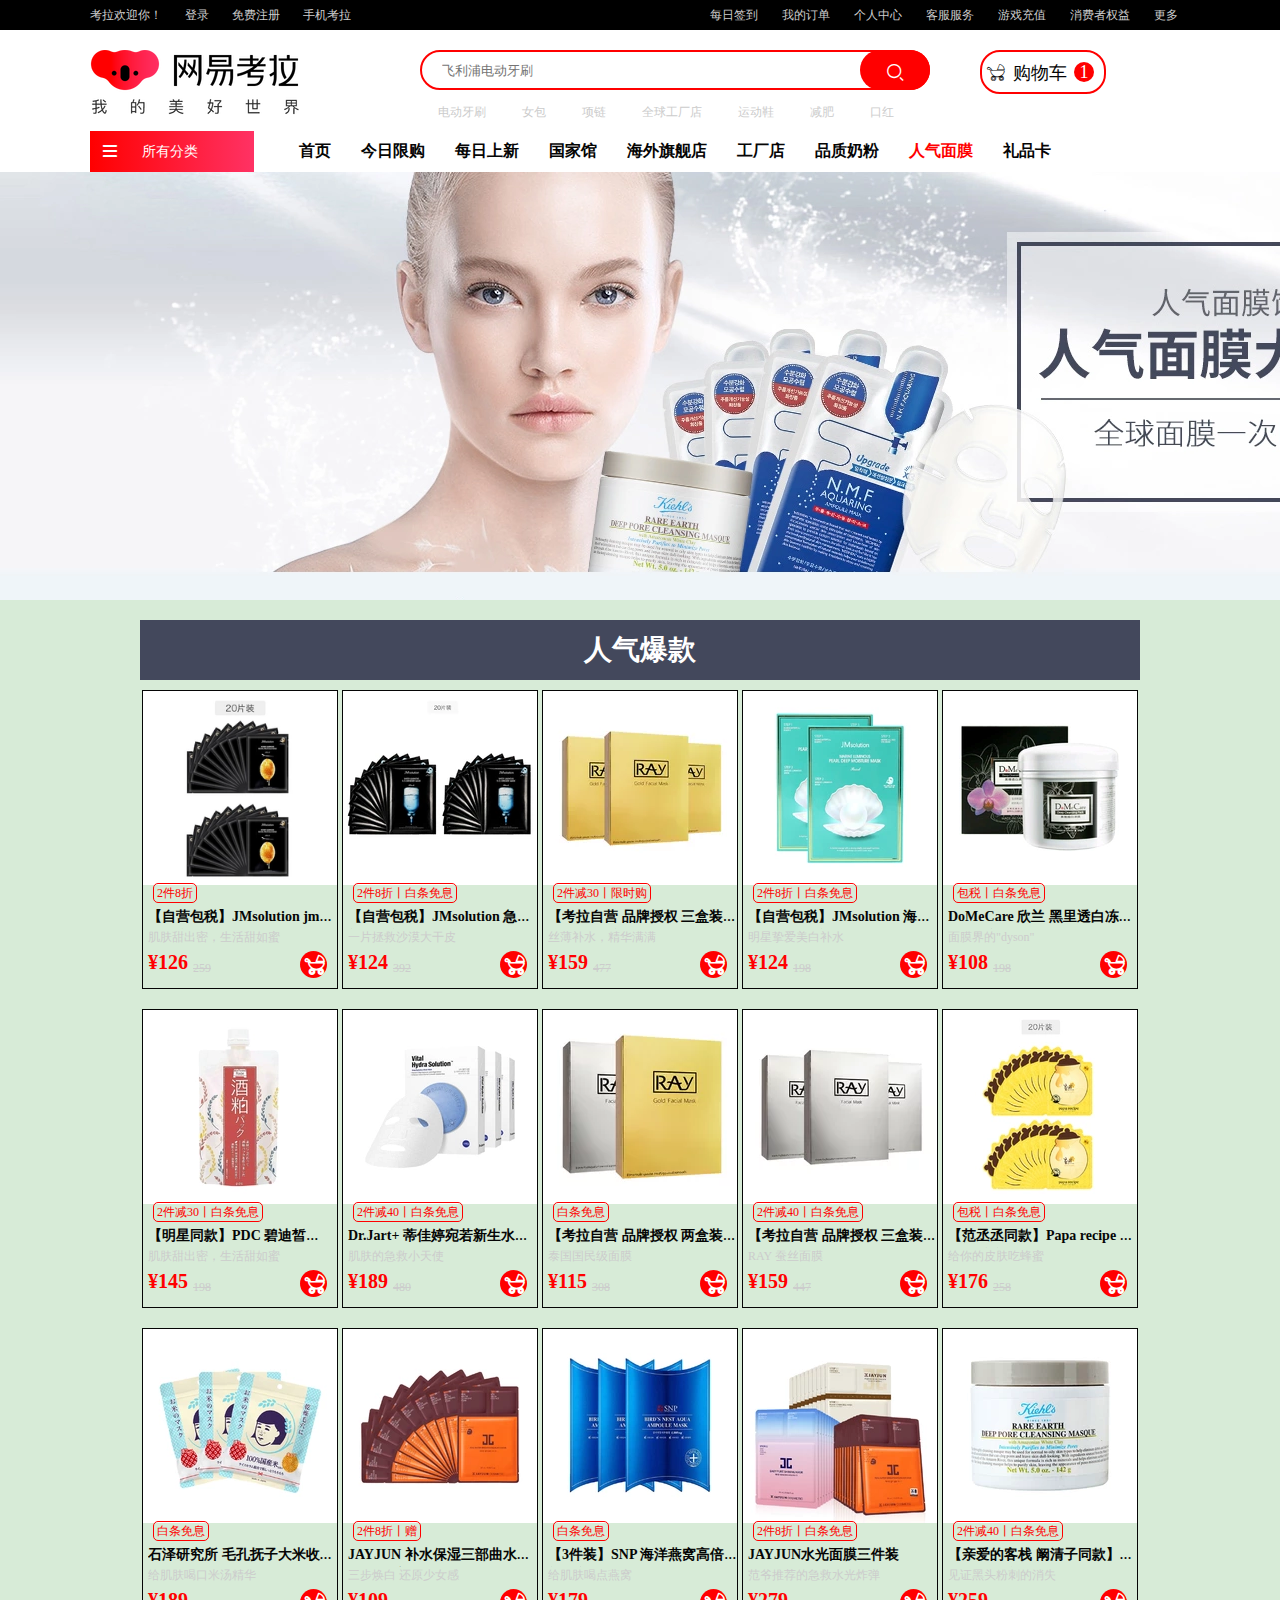
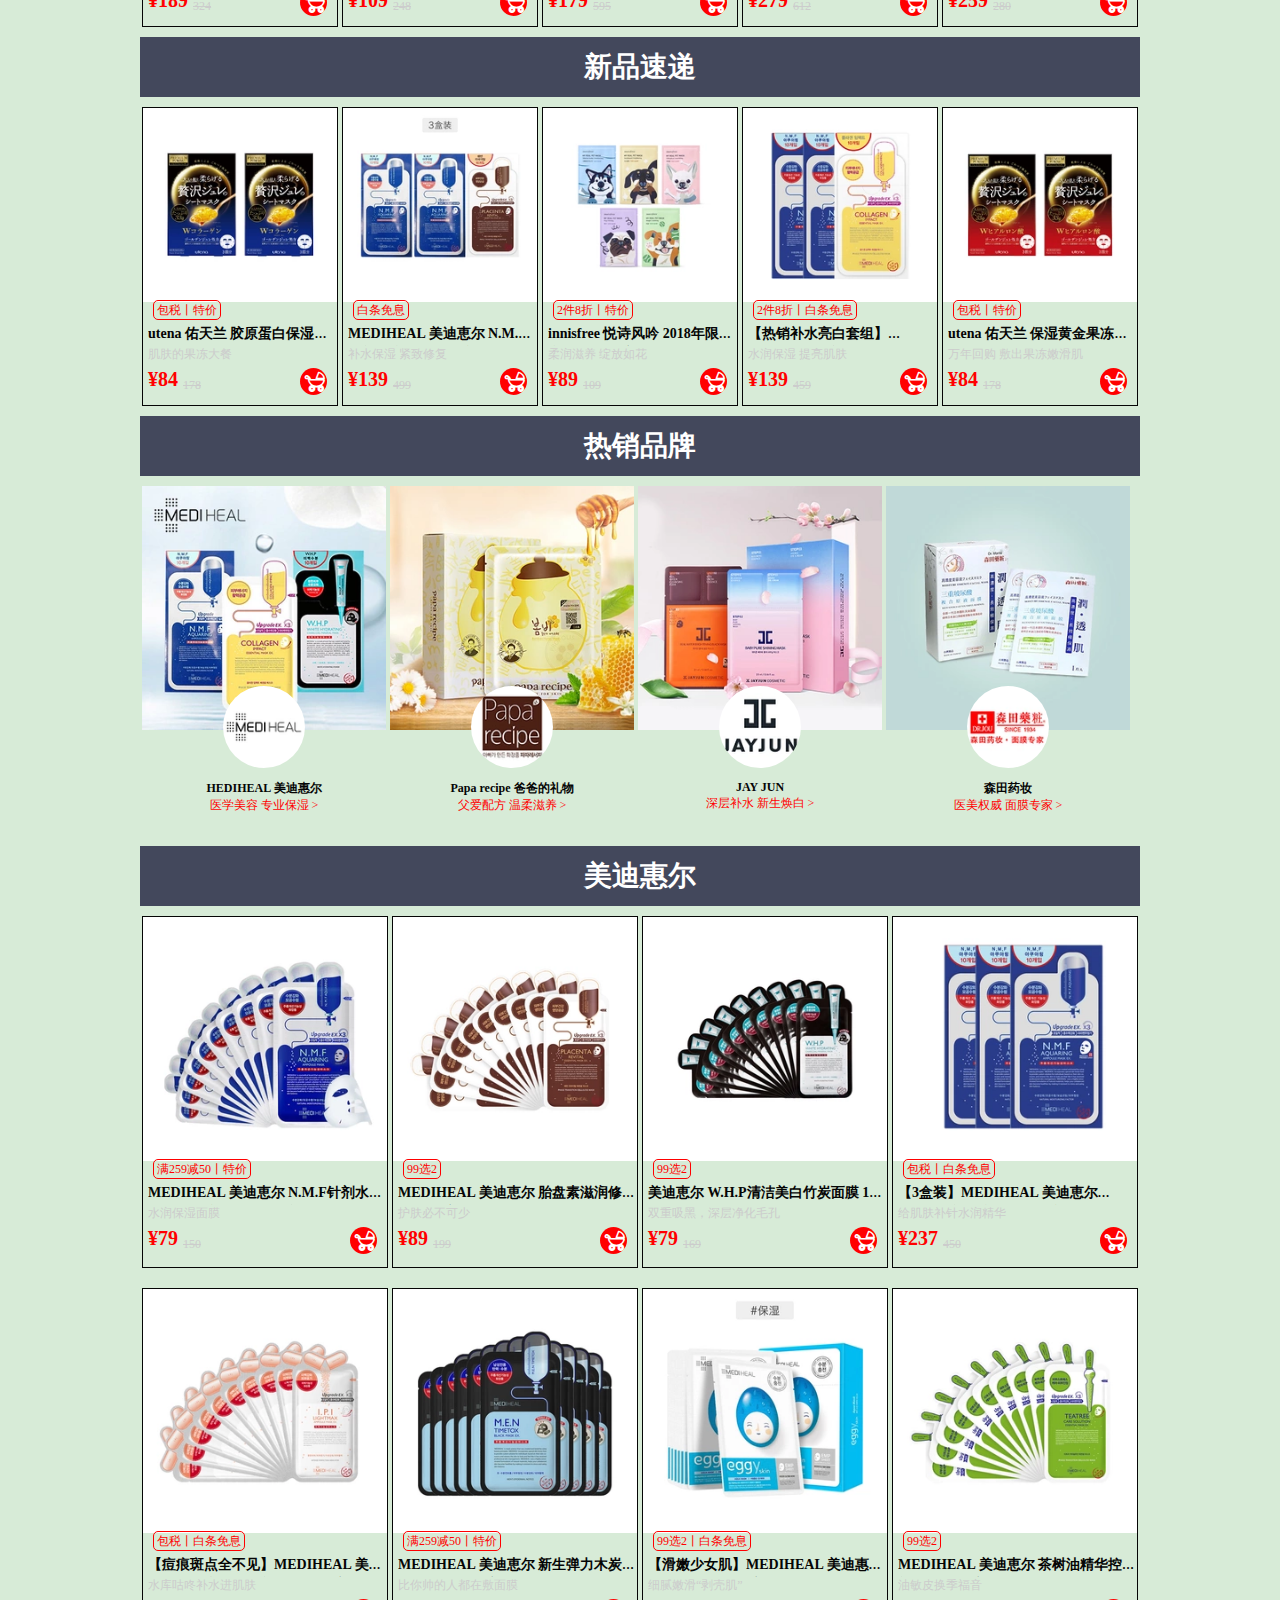
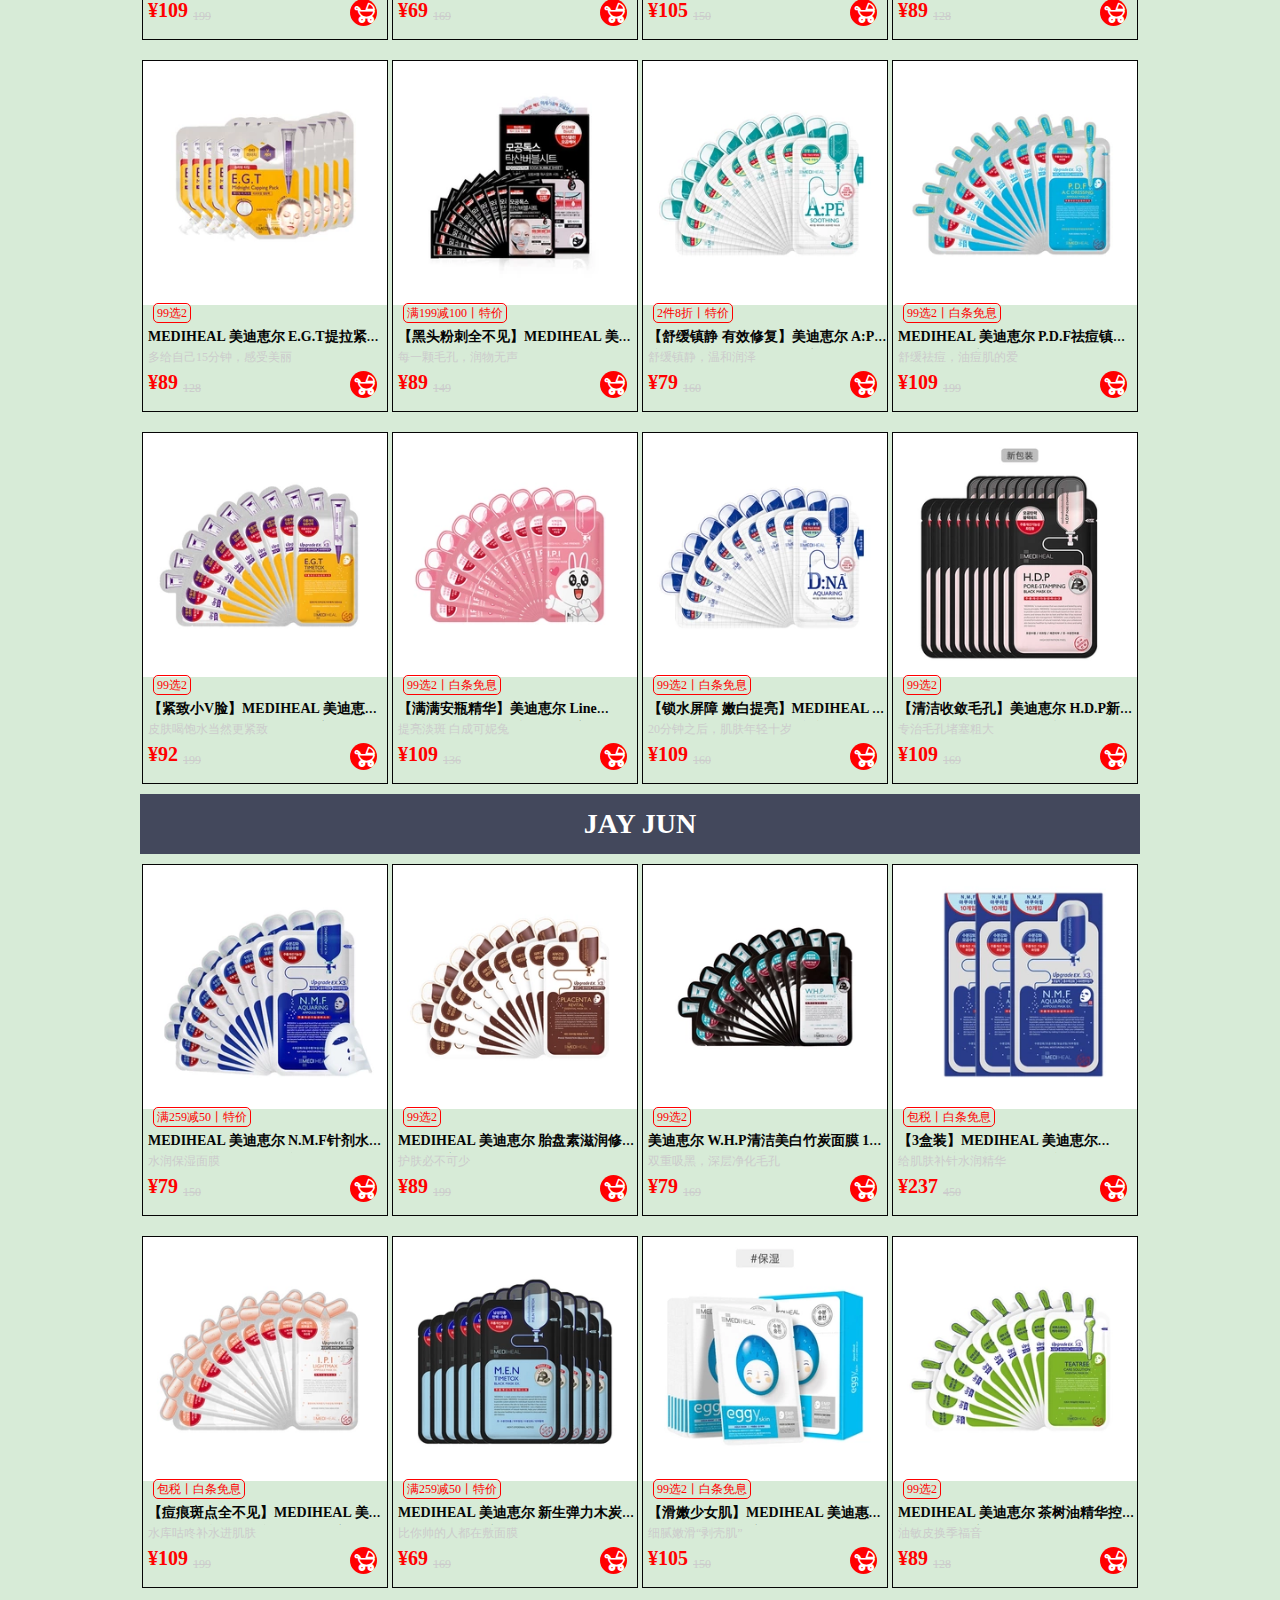
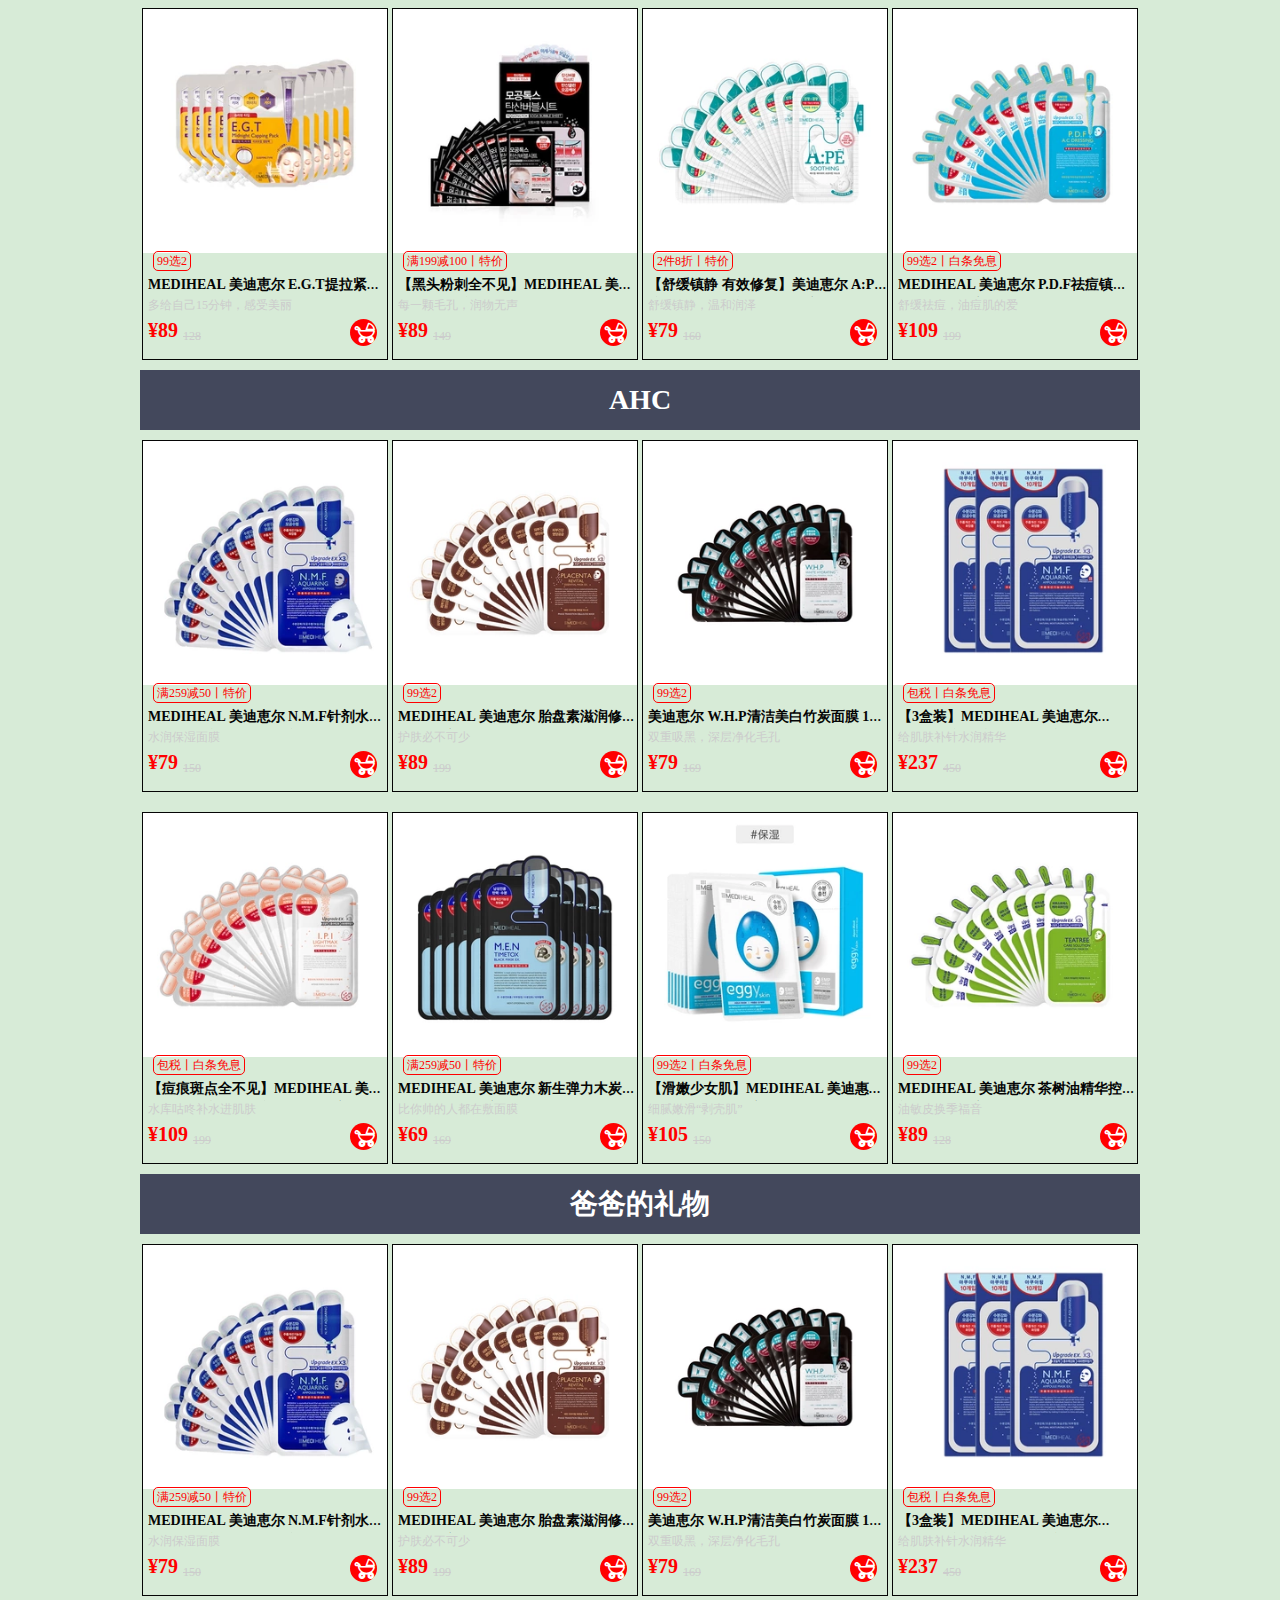
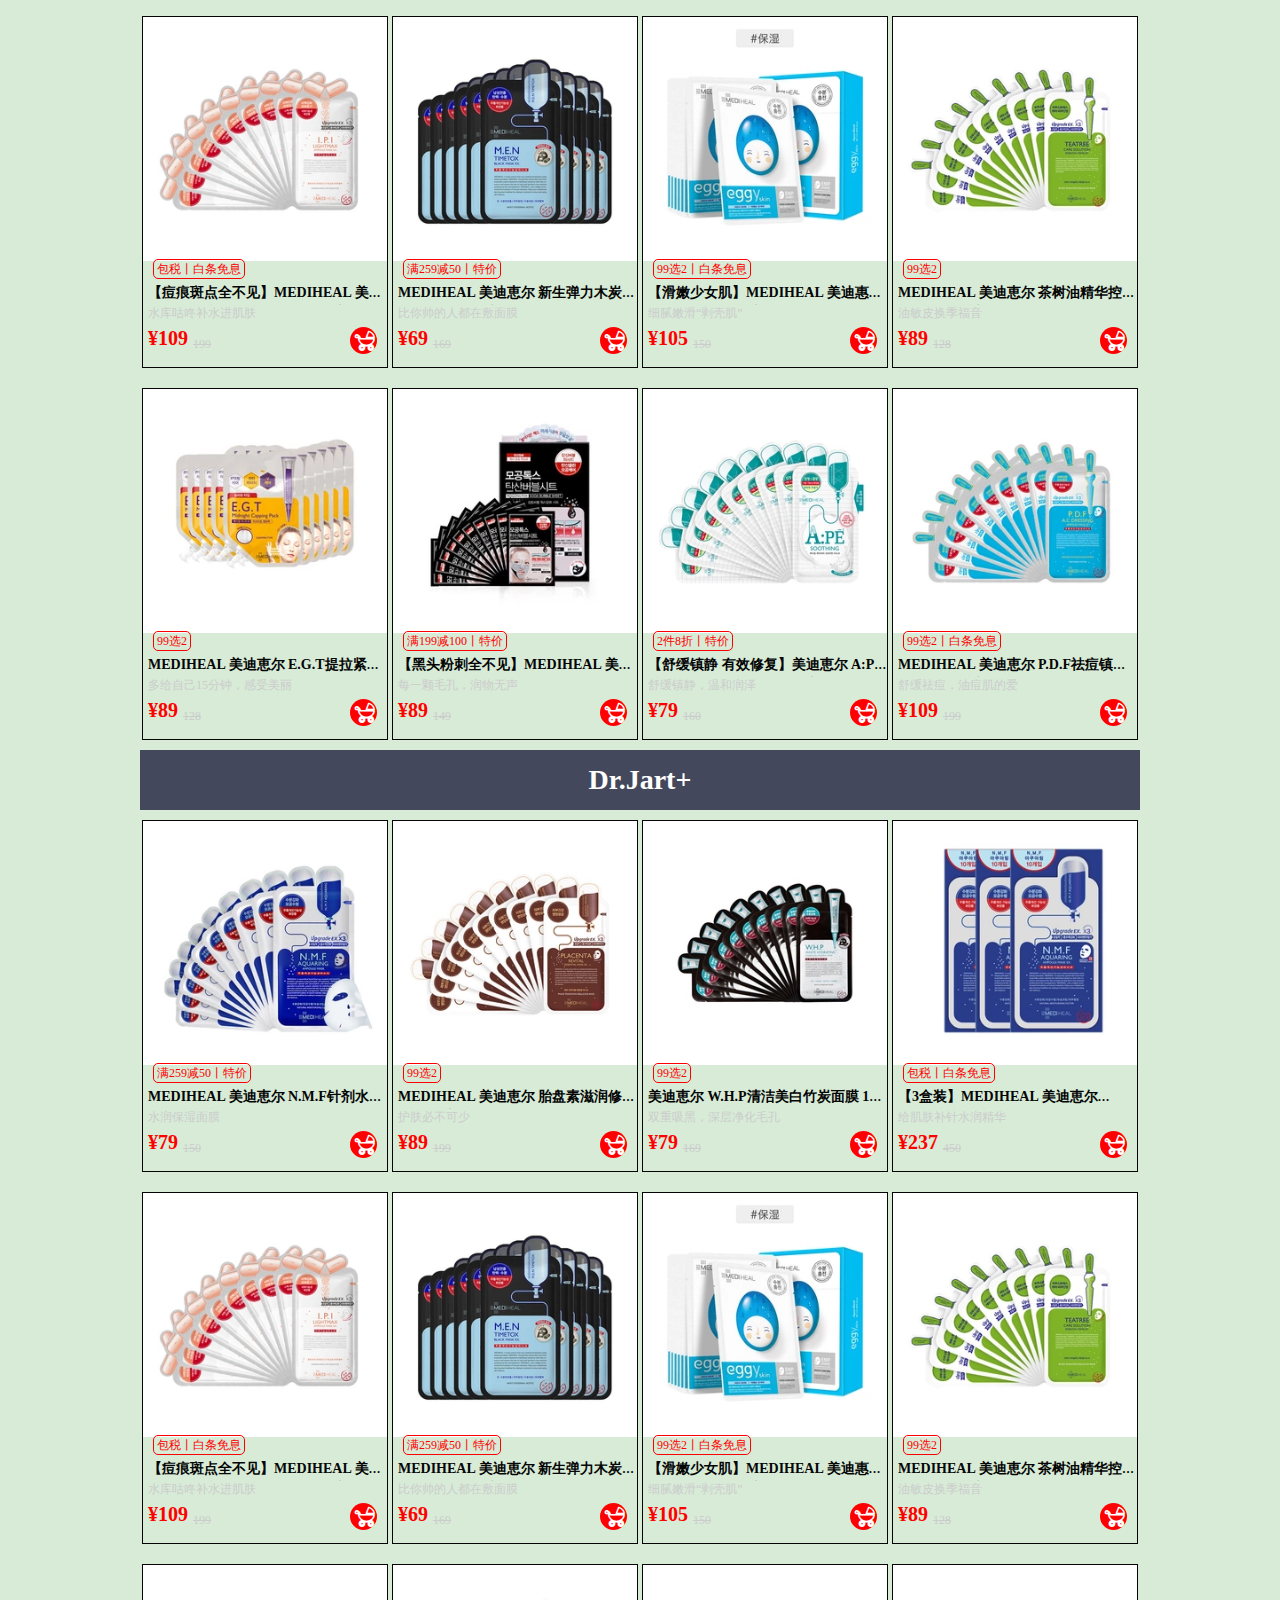
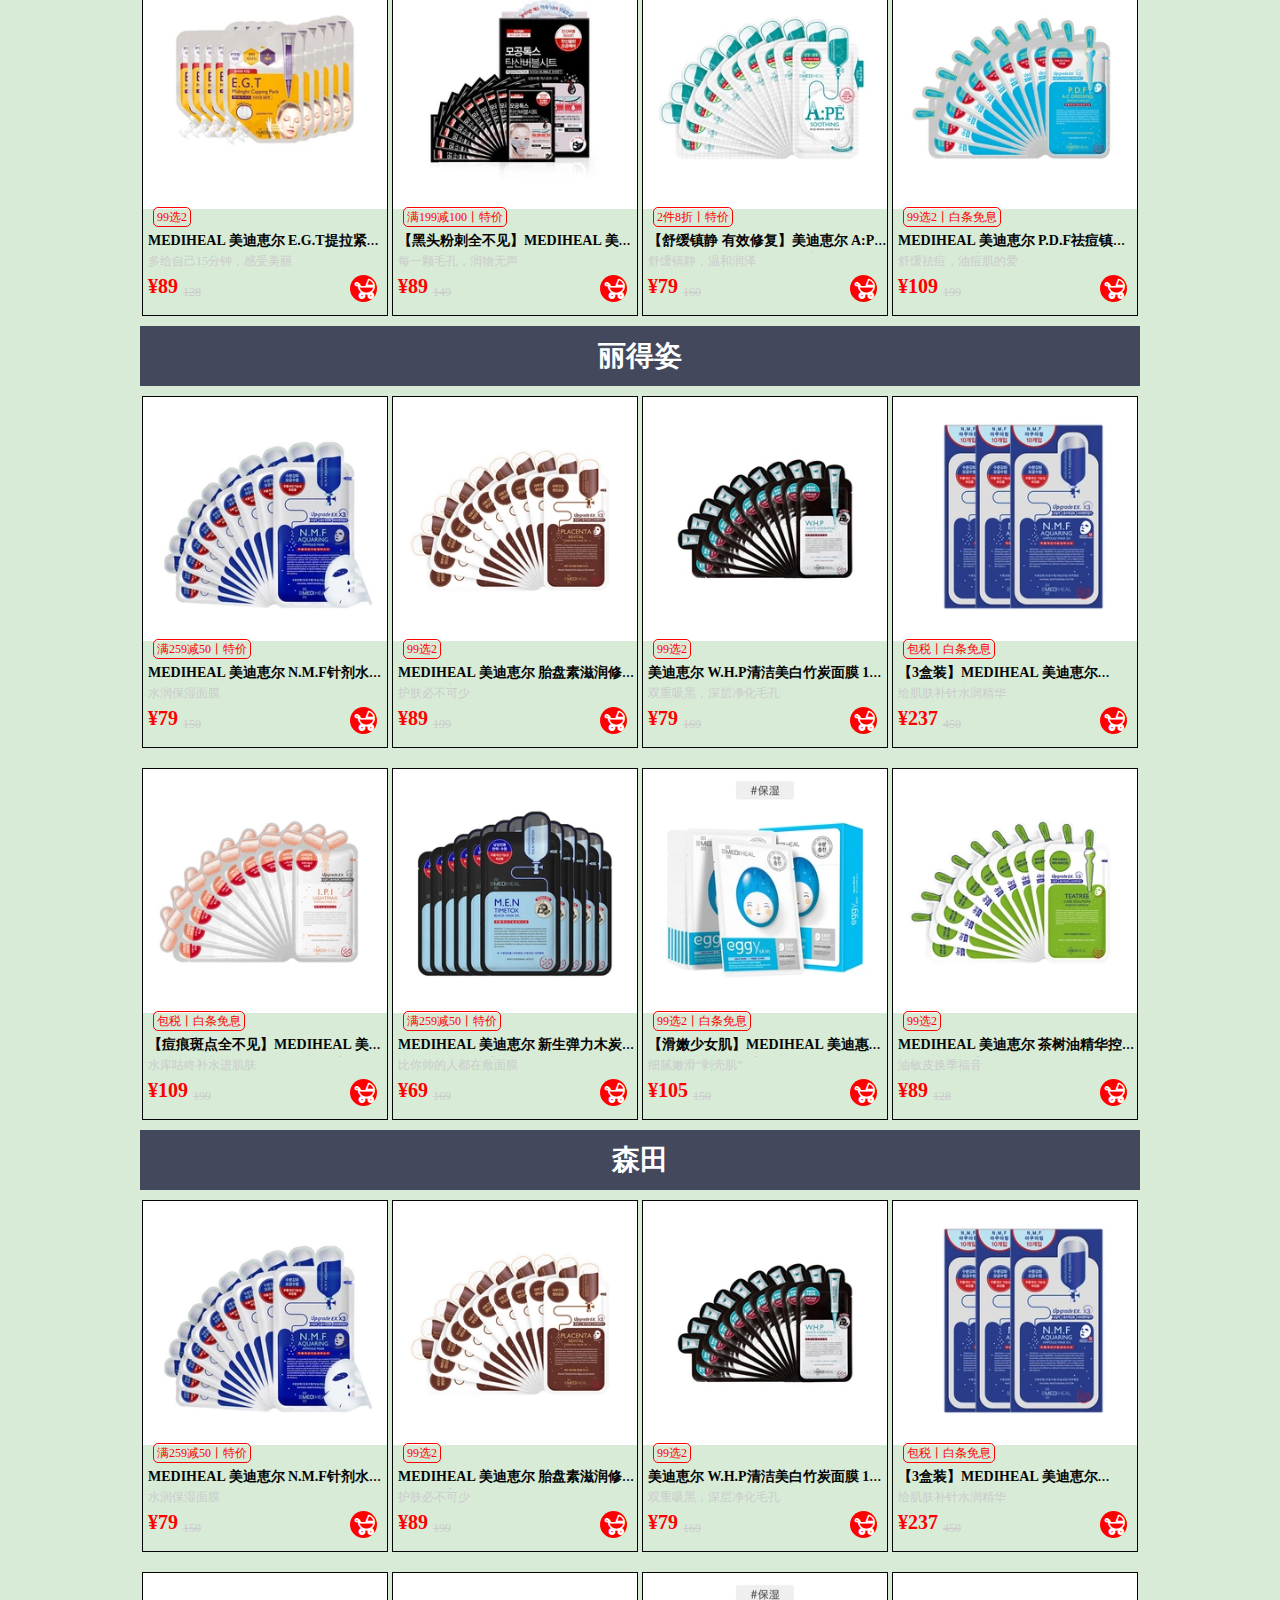
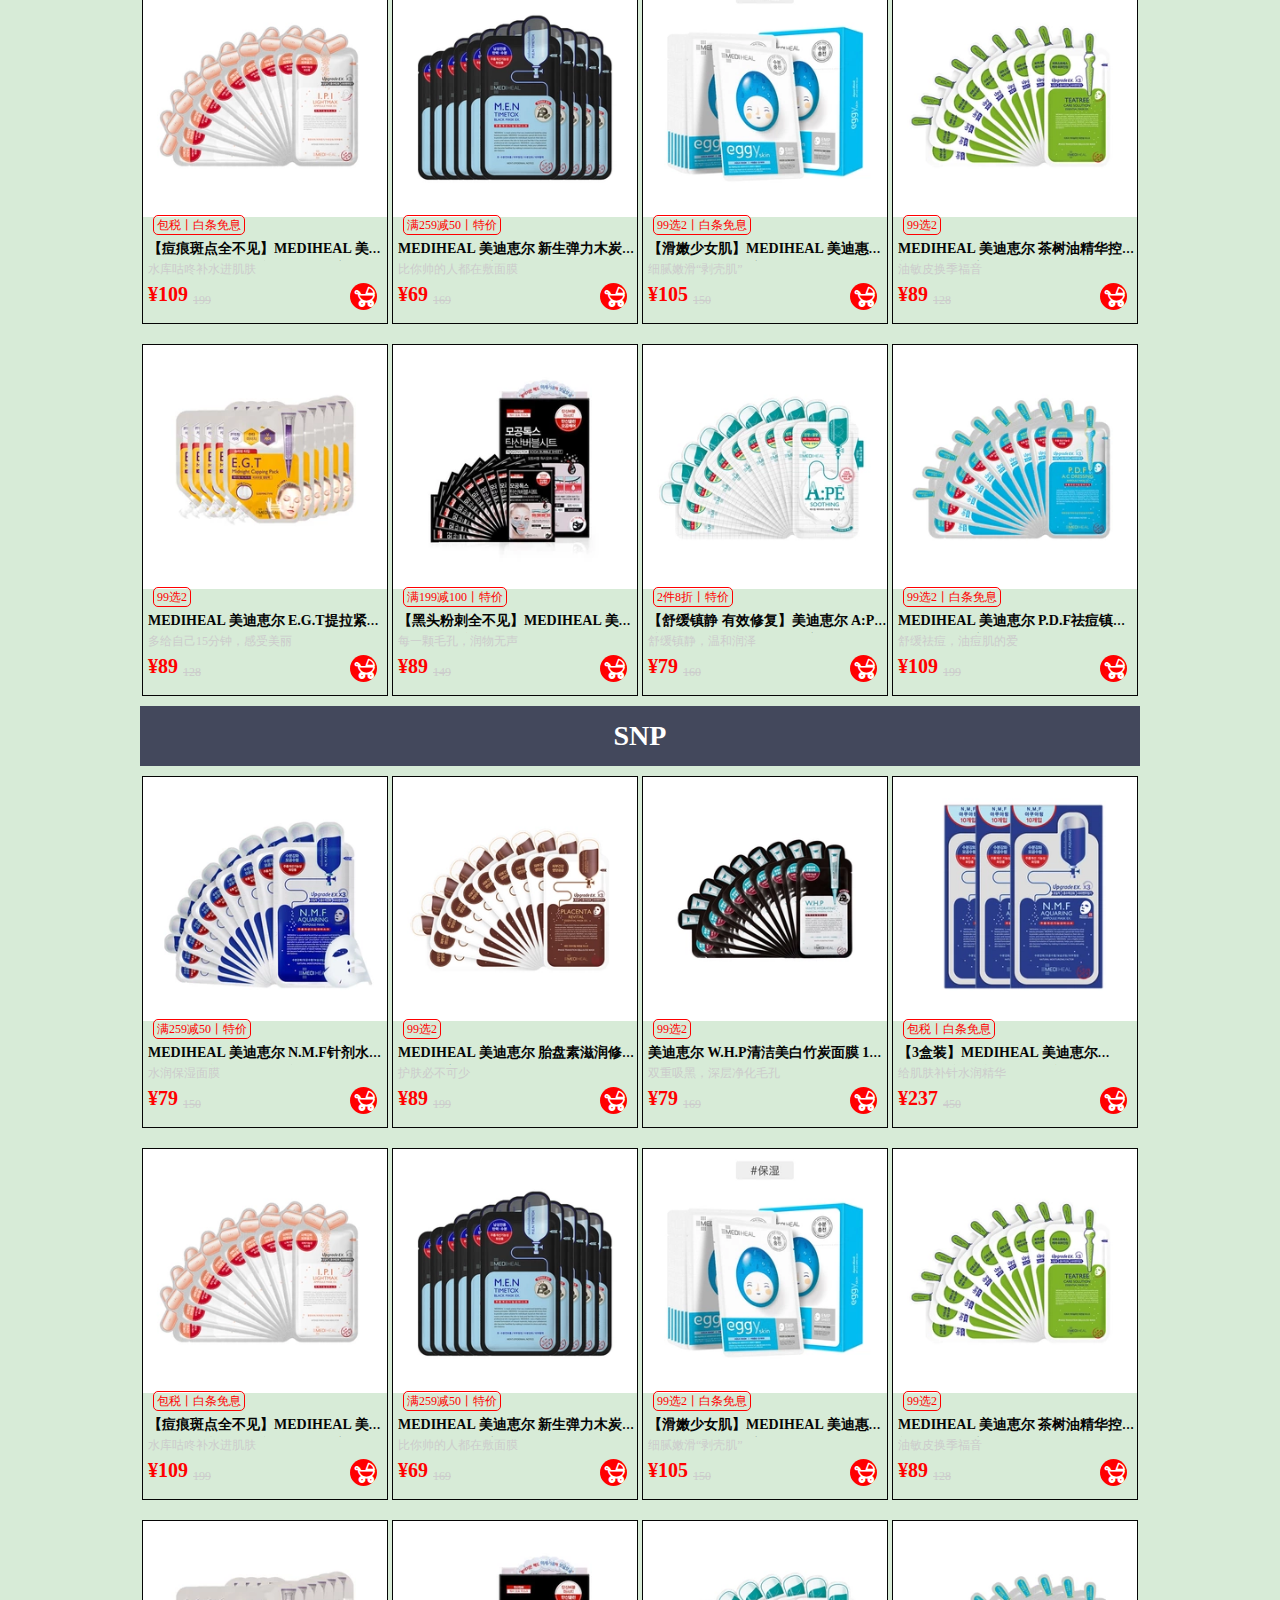
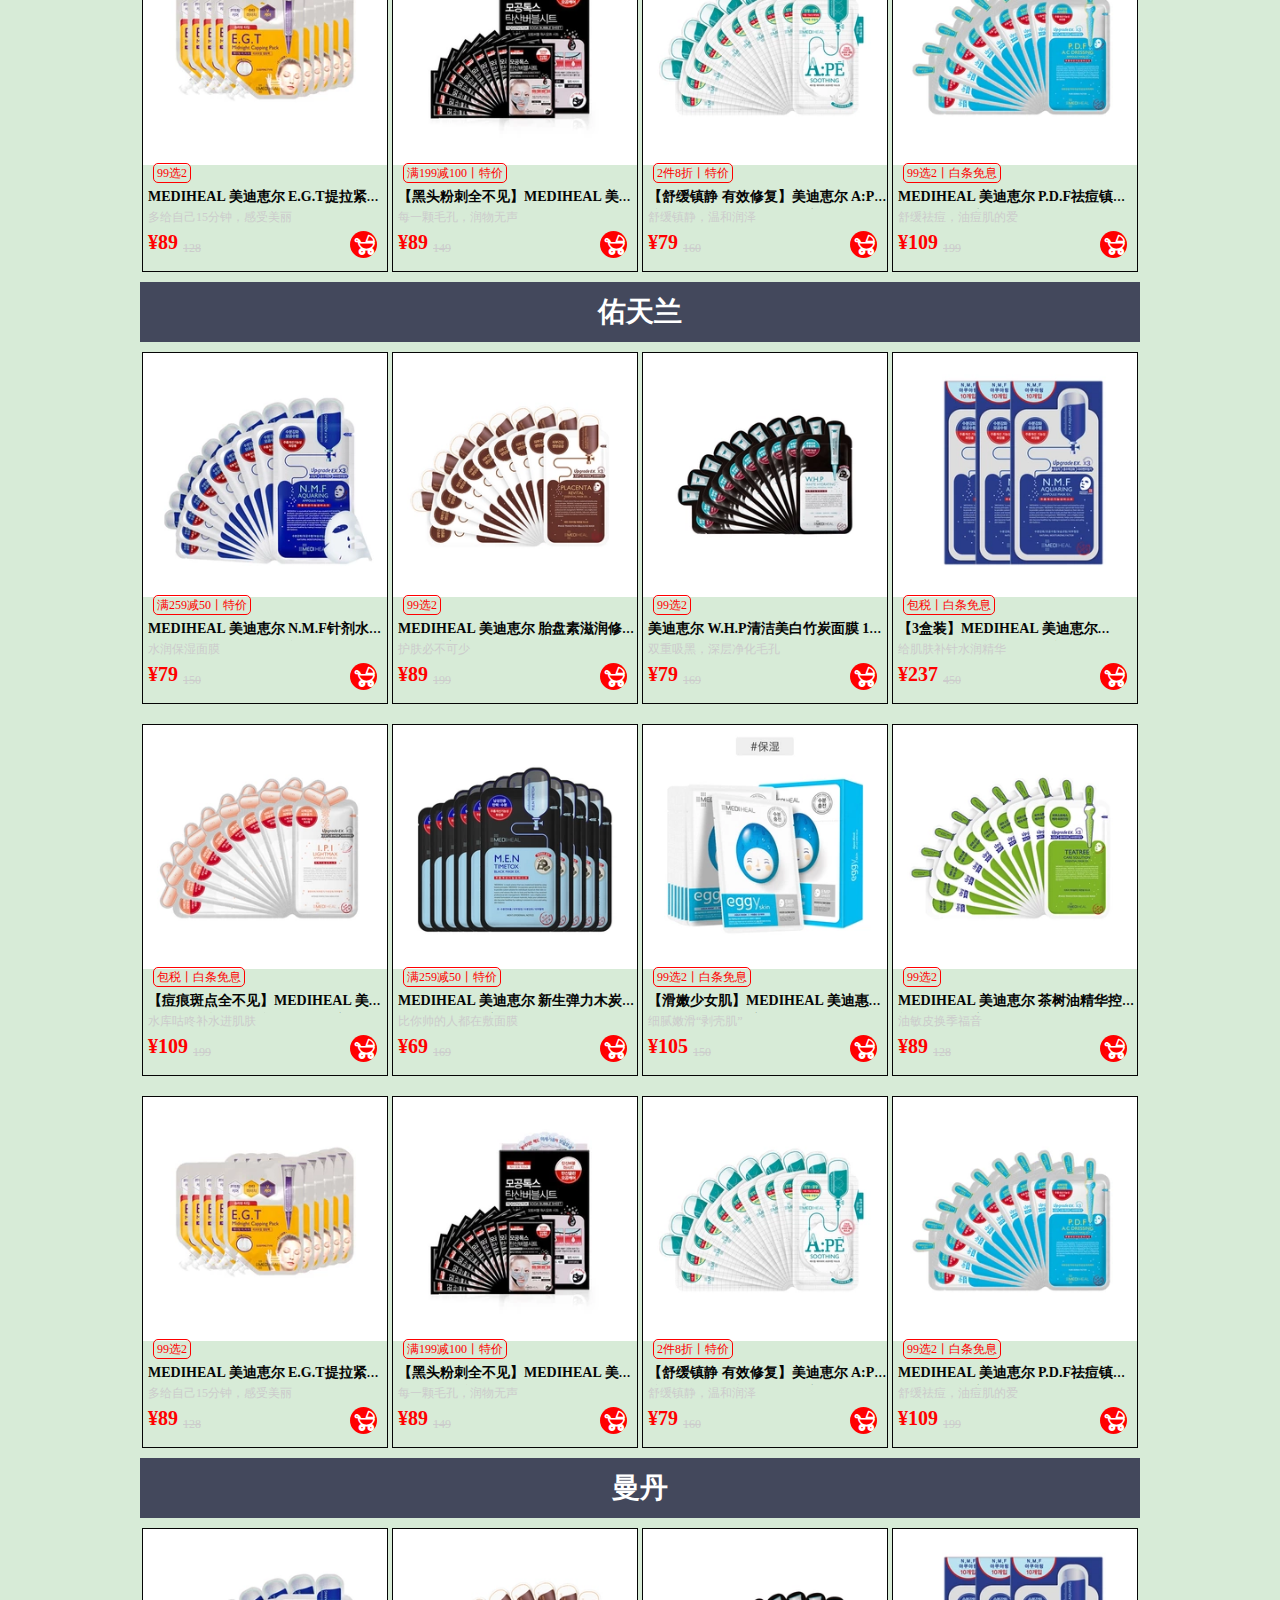
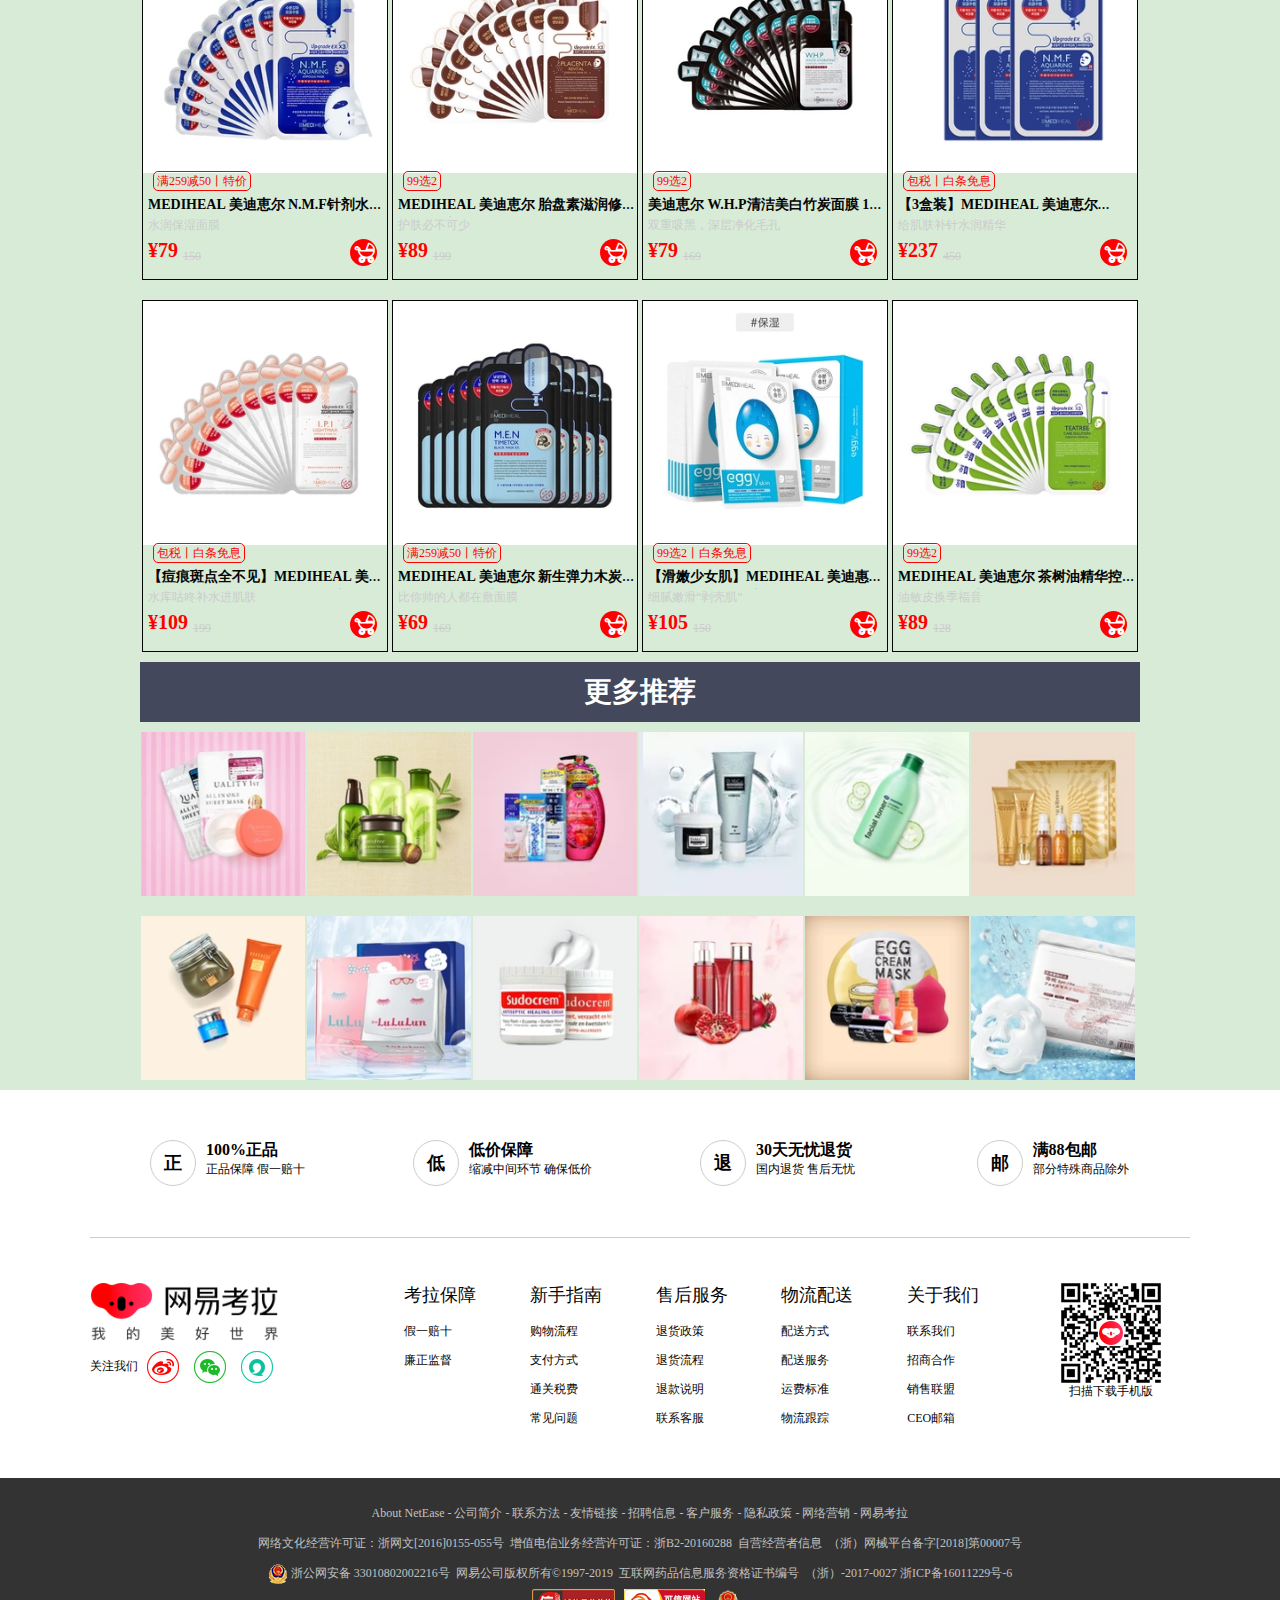
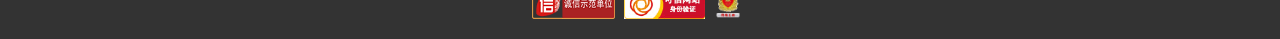
<file: demo/mianmo.html>
<!DOCTYPE html>
<html lang="en">

<head>
    <meta charset="UTF-8">
    <meta name="viewport" content="width=device-width, initial-scale=1.0">
    <meta http-equiv="X-UA-Compatible" content="ie=edge">
    <title>Document</title>
    <link rel="stylesheet" href="../css/base.css">
    <link rel="stylesheet" href="../css/index3.css">
    <link rel="stylesheet" href="../iconfont/3/icon/iconfont.css">
    <link rel="stylesheet" href="../iconfont/3/icon2/iconfont.css">
</head>

<body>
    <nav>
        <div class="w">
            <div class="nav_left left">
                <span>考拉欢迎你！</span>
                <a href="zhuce.html">登录</a>
                <a href="zhuce.html">免费注册</a>
                <a href="#" class="shouji">手机考拉</a>
                <div class="erweima">
                    <div class="sanjiao"></div>
                    <img src="../img/3/shouji.png" alt="">
                    <p>下载APP</p>
                    <p>领1000元新人红包</p>
                </div>
            </div>
            <div class="nav_right right">
                <div><a href="#">每日签到</a></div>
                <div><a href="#">我的订单</a></div>
                <div class="zx">
                    <a href="#">个人中心</a>
                    <ul class="zhongxin">
                        <li><a href="#">我的优惠券</a></li>
                        <li><a href="#">我的红包</a></li>
                        <li><a href="#">我的考拉豆</a></li>
                        <li><a href="#">账号管理</a></li>
                        <li><a href="#">我的实名认证</a></li>
                        <li><a href="#">我收藏的商品</a></li>
                        <li><a href="#">我关注的品牌</a></li>
                        <li><a href="#">售后管理</a></li>
                    </ul>
                </div>
                <div class="kf">
                    <a href="#">客服服务</a>
                    <ul class="kefu">
                        <li><a href="#">联系客服</a></li>
                        <li><a href="#">帮助中心</a></li>
                        <li><a href="#">知识产权保护</a></li>
                    </ul>
                </div>
                <div><a href="#">游戏充值</a></div>
                <div class="xf">
                    <a href="#">消费者权益</a>
                    <ul class="xiaofei">
                        <li><a href="#">消费者告知书</a></li>
                        <li><a href="#">消费投诉公式</a></li>
                    </ul>
                </div>
                <div class="gd">
                        <a href="#">更多</a>
                        <ul class="gengduo">
                            <li><a href="#">收藏本站</a></li>
                            <li><a href="#">新浪微博</a></li>
                            <li><a href="#">微信公众号</a></li>
                            <li><a href="#">易信公众号</a></li>
                            <li><a href="#">招商合作</a></li>
                            <li><a href="#">考拉招聘</a></li>
                        </ul>
                    </div>
            </div>
        </div>
    </nav>
    <header>
        <div class="w clearfix">
            <div class="logo left">
                <a href="../index.html">
                    <img src="../img/3/log.png" alt="">
                </a>
            </div>
            <div class="search left">
                <input type="text" placeholder="飞利浦电动牙刷">
                <a href="#" class="btn"></a>
                <span class="iconfont">&#xe60d;</span>

            </div>
            <div class="car left">
                <a href="cart.html">
                    <span class="iconfont">&#xe61f;</span>
                    <span>购物车</span>
                    <span>1</span>
                </a>
            </div>
            <div class="tishici left">
                <ul>
                    <li><a href="#">电动牙刷</a></li>
                    <li><a href="#">女包</a></li>
                    <li><a href="#">项链</a></li>
                    <li><a href="#">全球工厂店</a></li>
                    <li><a href="#">运动鞋</a></li>
                    <li><a href="#">减肥</a></li>
                    <li><a href="#">口红</a></li>
                </ul>
            </div>
        </div>

    </header>
    <div class="m_nav clearfix">
        <div class="w">
            <!-- 左侧全部商品分类 -->
            <div class="left l_product">
                <h4><span class="iconfont left">&#xe611;</span><span class="wenzi">所有分类</span></h4>
                <ul>
                    <li><a href="#"><span class="iconfont left">&#xf01ab;</span><span class="wenzi">美容彩妆</span> <span
                                class="right">&gt;</span></a></li>
                    <li><a href="#"><span class="iconfont left">&#xe61f;</span><span class="wenzi">母婴儿童</span> <span
                                class="right">&gt;</span></a></li>
                    <li><a href="#"><span class="iconfont left">&#xe617;</span><span class="wenzi">营养保健</span> <span
                                class="right">&gt;</span></a></li>
                    <li><a href="#"><span class="iconfont left">&#xe6f1;</span><span class="wenzi">数码家电</span> <span
                                class="right">&gt;</span></a></li>
                    <li><a href="#"><span class="iconfont left">&#xe613;</span><span class="wenzi">个人洗护</span> <span
                                class="right">&gt;</span></a></li>
                    <li><a href="#"><span class="iconfont left">&#xe66f;</span><span class="wenzi">轻奢</span> <span
                                class="right">&gt;</span></a></li>
                    <li><a href="#"><span class="iconfont left">&#xe618;</span><span class="wenzi">服饰鞋靴</span> <span
                                class="right">&gt;</span></a></li>
                    <li><a href="#"><span class="iconfont left">&#xe609;</span><span class="wenzi">手表配饰</span> <span
                                class="right">&gt;</span></a></li>
                    <li><a href="#"><span class="iconfont left">&#xe627;</span><span class="wenzi">运动户外</span> <span
                                class="right">&gt;</span></a></li>
                    <li><a href="#"><span class="iconfont left">&#xe645;</span><span class="wenzi">家具生活</span> <span
                                class="right">&gt;</span></a></li>
                    <li><a href="#"><span class="iconfont left">&#xe616;</span><span class="wenzi">环球美食</span> <span
                                class="right">&gt;</span></a></li>

                </ul>
            </div>
            <!-- 右侧导航列表 -->
            <div class="left r_nav_list">
                <ul>
                    <li class="left"><a href="../index.html">首页</a></li>
                    <li class="left"><a href="#">今日限购</a></li>
                    <li class="left"><a href="#">每日上新</a></li>
                    <li class="left"><a href="kaola.html">国家馆</a></li>
                    <li class="left"><a href="haiwai.html">海外旗舰店</a></li>
                    <li class="left"><a href="#">工厂店</a></li>
                    <li class="left"><a href="#">品质奶粉</a></li>
                    <li class="left"><a href="#" style="color:red">人气面膜</a></li>
                    <li class="left"><a href="lipinka.html">礼品卡</a></li>
                </ul>
            </div>
            <div class="caidan">
                <img src="../img/3/01.jpg" alt="">
                <img src="../img/3/02.jpg" alt="">
                <img src="../img/3/03.jpg" alt="">
                <img src="../img/3/04.jpg" alt="">
                <img src="../img/3/05.jpg" alt="">
                <img src="../img/3/06.jpg" alt="">
                <img src="../img/3/07.jpg" alt="">
                <img src="../img/3/08.jpg" alt="">
                <img src="../img/3/09.jpg" alt="">
                <img src="../img/3/10.jpg" alt="">
                <img src="../img/3/11.jpg" alt="">
            </div>
        </div>
    </div>
    <div class="banner"></div>
    <div class="mian_body clearfix">
        <div class="w2">
            <div class="content clearfix Rq">
                <div class="content_top" >人气爆款</div>
                <div class="content_body left">
                    <div class="content_img">
                        <img src="../img/3/rq01.jpg" alt="">
                    </div>
                    <span class="dazhe">2件8折</span>
                    <h3><a href="#">【自营包税】JMsolution jm水光蜂蜜面膜 10片*2盒 紧致保湿补水</a></h3>
                    <p>肌肤甜出密，生活甜如蜜</p>
                    <div class="jiage clearfix">
                        <span class="left">¥126</span>
                        <del class="left">259</del>
                        <div class="jg_car right">
                            <a href="#"><span class="iconfont">&#xe61f;</span></a>
                        </div>
                    </div>
                </div>
                <div class="content_body left">
                    <div class="content_img">
                        <img src="../img/3/rq02.jpg" alt="">
                    </div>
                    <span class="dazhe">2件8折丨白条免息</span>
                    <h3><a href="#">【自营包税】JMsolution 急救补水针剂面膜 10片装*2盒</a></h3>
                    <p>一片拯救沙漠大干皮</p>
                    <div class="jiage clearfix">
                        <span class="left">¥124</span>
                        <del class="left">392</del>
                        <div class="jg_car right">
                            <a href="#"><span class="iconfont">&#xe61f;</span></a>
                        </div>
                    </div>
                </div>
                <div class="content_body left">
                    <div class="content_img">
                        <img src="../img/3/rq03.jpg" alt="">
                    </div>
                    <span class="dazhe">2件减30丨限时购</span>
                    <h3><a href="#">【考拉自营 品牌授权 三盒装】妆蕾 RAY 补水面膜 10片/盒 .net防伪查验</a></h3>
                    <p>丝薄补水，精华满满</p>
                    <div class="jiage clearfix">
                        <span class="left">¥159</span>
                        <del class="left">477</del>
                        <div class="jg_car right">
                            <a href="#"><span class="iconfont">&#xe61f;</span></a>
                        </div>
                    </div>
                </div>
                <div class="content_body left">
                    <div class="content_img">
                        <img src="../img/3/rq04.jpg" alt="">
                    </div>
                    <span class="dazhe">2件8折丨白条免息</span>
                    <h3><a href="#">【自营包税】JMsolution 海洋珍珠面膜三部曲 （精华+眼霜+面膜）10片装*2盒 </a></h3>
                    <p>明星挚爱美白补水</p>
                    <div class="jiage clearfix">
                        <span class="left">¥124</span>
                        <del class="left">198</del>
                        <div class="jg_car right">
                            <a href="#"><span class="iconfont">&#xe61f;</span></a>
                        </div>
                    </div>
                </div>
                <div class="content_body left">
                    <div class="content_img">
                        <img src="../img/3/rq05.jpg" alt="">
                    </div>
                    <span class="dazhe">包税丨白条免息</span>
                    <h3><a href="#">DoMeCare 欣兰 黑里透白冻膜 225克 美白清洁 毛孔吸尘器</a></h3>
                    <p>面膜界的"dyson"</p>
                    <div class="jiage clearfix">
                        <span class="left">¥108</span>
                        <del class="left">198</del>
                        <div class="jg_car right">
                            <a href="#"><span class="iconfont">&#xe61f;</span></a>
                        </div>
                    </div>
                </div>
                <div class="content_body left">
                    <div class="content_img">
                        <img src="../img/3/rq06.jpg" alt="">
                    </div>
                    <span class="dazhe">2件减30丨白条免息</span>
                    <h3><a href="#">【明星同款】PDC 碧迪皙 Wafood Made 酒粕面膜 170克 提亮美白神器</a></h3>
                    <p>肌肤甜出密，生活甜如蜜</p>
                    <div class="jiage clearfix">
                        <span class="left">¥145</span>
                        <del class="left">198</del>
                        <div class="jg_car right">
                            <a href="#"><span class="iconfont">&#xe61f;</span></a>
                        </div>
                    </div>
                </div>
                <div class="content_body left">
                    <div class="content_img">
                        <img src="../img/3/rq07.jpg" alt="">
                    </div>
                    <span class="dazhe">2件减40丨白条免息</span>
                    <h3><a href="#">Dr.Jart+ 蒂佳婷宛若新生水漾保湿急救面膜 5片/盒 3盒装</a></h3>
                    <p>肌肤的急救小天使</p>
                    <div class="jiage clearfix">
                        <span class="left">¥189</span>
                        <del class="left">480</del>
                        <div class="jg_car right">
                            <a href="#"><span class="iconfont">&#xe61f;</span></a>
                        </div>
                    </div>
                </div>
                <div class="content_body left">
                    <div class="content_img">
                        <img src="../img/3/rq08.jpg" alt="">
                    </div>
                    <span class="dazhe">白条免息</span>
                    <h3><a href="#">【考拉自营 品牌授权 两盒装】妆蕾 RAY 面膜 金色10片+银色10片 .net防伪查验</a></h3>
                    <p>泰国国民级面膜</p>
                    <div class="jiage clearfix">
                        <span class="left">¥115</span>
                        <del class="left">308</del>
                        <div class="jg_car right">
                            <a href="#"><span class="iconfont">&#xe61f;</span></a>
                        </div>
                    </div>
                </div>
                <div class="content_body left">
                    <div class="content_img">
                        <img src="../img/3/rq09.jpg" alt="">
                    </div>
                    <span class="dazhe">2件减40丨白条免息</span>
                    <h3><a href="#">【考拉自营 品牌授权 三盒装】妆蕾 RAY 银色面膜10片/盒 .net防伪查验</a></h3>
                    <p>RAY 蚕丝面膜</p>
                    <div class="jiage clearfix">
                        <span class="left">¥159</span>
                        <del class="left">447</del>
                        <div class="jg_car right">
                            <a href="#"><span class="iconfont">&#xe61f;</span></a>
                        </div>
                    </div>
                </div>
                <div class="content_body left">
                    <div class="content_img">
                        <img src="../img/3/rq10.jpg" alt="">
                    </div>
                    <span class="dazhe">包税丨白条免息</span>
                    <h3><a href="#">【范丞丞同款】Papa recipe 春雨 蜂蜜补水保湿面膜 25克/片 10片装*2</a></h3>
                    <p>给你的皮肤吃蜂蜜</p>
                    <div class="jiage clearfix">
                        <span class="left">¥176</span>
                        <del class="left">258</del>
                        <div class="jg_car right">
                            <a href="#"><span class="iconfont">&#xe61f;</span></a>
                        </div>
                    </div>
                </div>
                <div class="content_body left">
                    <div class="content_img">
                        <img src="../img/3/rq11.jpg" alt="">
                    </div>
                    <span class="dazhe">白条免息</span>
                    <h3><a href="#">石泽研究所 毛孔抚子大米收缩毛孔面膜 cosme大赏【3件装】</a></h3>
                    <p>给肌肤喝口米汤精华</p>
                    <div class="jiage clearfix">
                        <span class="left">¥189</span>
                        <del class="left">324</del>
                        <div class="jg_car right">
                            <a href="#"><span class="iconfont">&#xe61f;</span></a>
                        </div>
                    </div>
                </div>
                <div class="content_body left">
                    <div class="content_img">
                        <img src="../img/3/rq12.jpg" alt="">
                    </div>
                    <span class="dazhe">2件8折丨赠</span>
                    <h3><a href="#">JAYJUN 补水保湿三部曲水光面膜 25毫升/片 10片装</a></h3>
                    <p>三步焕白 还原少女感</p>
                    <div class="jiage clearfix">
                        <span class="left">¥109</span>
                        <del class="left">248</del>
                        <div class="jg_car right">
                            <a href="#"><span class="iconfont">&#xe61f;</span></a>
                        </div>
                    </div>
                </div>
                <div class="content_body left">
                    <div class="content_img">
                        <img src="../img/3/rq13.jpg" alt="">
                    </div>
                    <span class="dazhe">白条免息</span>
                    <h3><a href="#">【3件装】SNP 海洋燕窝高倍补水美白面膜 10片/件</a></h3>
                    <p>给肌肤喝点燕窝</p>
                    <div class="jiage clearfix">
                        <span class="left">¥179</span>
                        <del class="left">595</del>
                        <div class="jg_car right">
                            <a href="#"><span class="iconfont">&#xe61f;</span></a>
                        </div>
                    </div>
                </div>
                <div class="content_body left">
                    <div class="content_img">
                        <img src="../img/3/rq14.jpg" alt="">
                    </div>
                    <span class="dazhe">2件8折丨白条免息</span>
                    <h3><a href="#">JAYJUN水光面膜三件装</a></h3>
                    <p>范爷推荐的急救水光炸弹</p>
                    <div class="jiage clearfix">
                        <span class="left">¥279</span>
                        <del class="left">612</del>
                        <div class="jg_car right">
                            <a href="#"><span class="iconfont">&#xe61f;</span></a>
                        </div>
                    </div>
                </div>
                <div class="content_body left">
                    <div class="content_img">
                        <img src="../img/3/rq15.jpg" alt="">
                    </div>
                    <span class="dazhe">2件减40丨白条免息</span>
                    <h3><a href="#">【亲爱的客栈 阚清子同款】Kiehl's 科颜氏 亚马逊白泥面膜 142g</a></h3>
                    <p>见证黑头粉刺的消失</p>
                    <div class="jiage clearfix">
                        <span class="left">¥259</span>
                        <del class="left">280</del>
                        <div class="jg_car right">
                            <a href="#"><span class="iconfont">&#xe61f;</span></a>
                        </div>
                    </div>
                </div>
            </div>
            <div class="content clearfix Xp">
                <div class="content_top">新品速递</div>
                <div class="content_body left">
                    <div class="content_img">
                        <img src="../img/3/xp01.jpg" alt="">
                    </div>
                    <span class="dazhe">包税丨特价</span>
                    <h3><a href="#">utena 佑天兰 胶原蛋白保湿黄金果冻面膜 蓝色 3片/盒*2盒</a></h3>
                    <p>肌肤的果冻大餐</p>
                    <div class="jiage clearfix">
                        <span class="left">¥84</span>
                        <del class="left">178</del>
                        <div class="jg_car right">
                            <a href="#"><span class="iconfont">&#xe61f;</span></a>
                        </div>
                    </div>
                </div>
                <div class="content_body left">
                    <div class="content_img">
                        <img src="../img/3/xp02.jpg" alt="">
                    </div>
                    <span class="dazhe">白条免息</span>
                    <h3><a href="#">MEDIHEAL 美迪恵尔 N.M.F针剂水库保湿面膜 新版 10片/盒 +MEDIHEAL 胎盘素滋润修复面膜 25毫升 10片</a></h3>
                    <p>补水保湿 紧致修复</p>
                    <div class="jiage clearfix">
                        <span class="left">¥139</span>
                        <del class="left">499</del>
                        <div class="jg_car right">
                            <a href="#"><span class="iconfont">&#xe61f;</span></a>
                        </div>
                    </div>
                </div>
                <div class="content_body left">
                    <div class="content_img">
                        <img src="../img/3/xp03.jpg" alt="">
                    </div>
                    <span class="dazhe">2件8折丨特价</span>
                    <h3><a href="#">innisfree 悦诗风吟 2018年限量宠物面膜 23毫升/片 10片</a></h3>
                    <p>柔润滋养 绽放如花</p>
                    <div class="jiage clearfix">
                        <span class="left">¥89</span>
                        <del class="left">109</del>
                        <div class="jg_car right">
                            <a href="#"><span class="iconfont">&#xe61f;</span></a>
                        </div>
                    </div>
                </div>
                <div class="content_body left">
                    <div class="content_img">
                        <img src="../img/3/xp04.jpg" alt="">
                    </div>
                    <span class="dazhe">2件8折丨白条免息</span>
                    <h3><a href="#">【热销补水亮白套组】MEDIHEAL 美迪恵尔 N.M.F针剂水库保湿面膜 新版 2盒+胶原蛋白弹力保湿精华面膜 1盒 </a></h3>
                    <p>水润保湿 提亮肌肤</p>
                    <div class="jiage clearfix">
                        <span class="left">¥139</span>
                        <del class="left">459</del>
                        <div class="jg_car right">
                            <a href="#"><span class="iconfont">&#xe61f;</span></a>
                        </div>
                    </div>
                </div>
                <div class="content_body left">
                    <div class="content_img">
                        <img src="../img/3/xp05.jpg" alt="">
                    </div>
                    <span class="dazhe">包税丨特价</span>
                    <h3><a href="#">utena 佑天兰 保湿黄金果冻面膜 红色 3片/盒*2盒</a></h3>
                    <p>万年回购 敷出果冻嫩滑肌</p>
                    <div class="jiage clearfix">
                        <span class="left">¥84</span>
                        <del class="left">178</del>
                        <div class="jg_car right">
                            <a href="#"><span class="iconfont">&#xe61f;</span></a>
                        </div>
                    </div>
                </div>
            </div>
            <div class="content clearfix Pp">
                <div class="content_top">热销品牌</div>
                <div class="content2_body left">
                    <div class="content2_img">
                        <a href="#">
                            <img src="../img/3/pp1.1.jpg" alt="">
                        </a>
                    </div>
                    <div class="pp_text">
                        <a href="#">HEDIHEAL 美迪惠尔</a>
                        <a href="#">医学美容 专业保湿 ></a>
                    </div>
                    <div class="pp_img">
                        <a href="#">
                            <img src="../img/3/pp1.2.jpg" alt="">
                        </a>
                    </div>
                </div>
                <div class="content2_body left">
                    <div class="content2_img">
                        <a href="#">
                            <img src="../img/3/pp2.1.jpg" alt="">
                        </a>
                    </div>
                    <div class="pp_text">
                        <a href="#">Papa recipe 爸爸的礼物</a>
                        <a href="#">父爱配方 温柔滋养 ></a>
                    </div>
                    <div class="pp_img">
                        <a href="#">
                            <img src="../img/3/pp2.2.jpg" alt="">
                        </a>
                    </div>
                </div>
                <div class="content2_body left">
                    <div class="content2_img">
                        <a href="#">
                            <img src="../img/3/pp3.1.jpg" alt="">
                        </a>
                    </div>
                    <div class="pp_text">
                        <a href="#">JAY JUN</a>
                        <a href="#">深层补水 新生焕白 ></a>
                    </div>
                    <div class="pp_img">
                        <a href="#">
                            <img src="../img/3/pp3.2.jpg" alt="">
                        </a>
                    </div>
                </div>
                <div class="content2_body left">
                    <div class="content2_img">
                        <a href="#">
                            <img src="../img/3/pp4.1.jpg" alt="">
                        </a>
                    </div>
                    <div class="pp_text">
                        <a href="#">森田药妆</a>
                        <a href="#">医美权威 面膜专家 ></a>
                    </div>
                    <div class="pp_img">
                        <a href="#">
                            <img src="../img/3/pp4.2.jpg" alt="">
                        </a>
                    </div>
                </div>
            </div>
            <div class="content clearfix Md">
                <div class="content_top">美迪惠尔</div>
                <div class="content3_body left">
                    <div class="content_img">
                        <img src="../img/3/md001.jpg" alt="">
                    </div>
                    <span class="dazhe">满259减50丨特价</span>
                    <h3><a href="#">MEDIHEAL 美迪恵尔 N.M.F针剂水库保湿面膜 新版 10片/盒 补水网红</a></h3>
                    <p>水润保湿面膜</p>
                    <div class="jiage clearfix">
                        <span class="left">¥79</span>
                        <del class="left">150</del>
                        <div class="jg_car right">
                            <a href="#"><span class="iconfont">&#xe61f;</span></a>
                        </div>
                    </div>
                </div>
                <div class="content3_body left">
                    <div class="content_img">
                        <img src="../img/3/md002.jpg" alt="">
                    </div>
                    <span class="dazhe">99选2</span>
                    <h3><a href="#">MEDIHEAL 美迪恵尔 胎盘素滋润修复面膜 25毫升 10片</a></h3>
                    <p>护肤必不可少</p>
                    <div class="jiage clearfix">
                        <span class="left">¥89</span>
                        <del class="left">199</del>
                        <div class="jg_car right">
                            <a href="#"><span class="iconfont">&#xe61f;</span></a>
                        </div>
                    </div>
                </div>
                <div class="content3_body left">
                    <div class="content_img">
                        <img src="../img/3/md003.jpg" alt="">
                    </div>
                    <span class="dazhe">99选2</span>
                    <h3><a href="#">美迪恵尔 W.H.P清洁美白竹炭面膜 10片/盒 毛孔清洁器</a></h3>
                    <p>双重吸黑，深层净化毛孔</p>
                    <div class="jiage clearfix">
                        <span class="left">¥79</span>
                        <del class="left">169</del>
                        <div class="jg_car right">
                            <a href="#"><span class="iconfont">&#xe61f;</span></a>
                        </div>
                    </div>
                </div>
                <div class="content3_body left">
                    <div class="content_img">
                        <img src="../img/3/md004.jpg" alt="">
                    </div>
                    <span class="dazhe">包税丨白条免息</span>
                    <h3><a href="#">【3盒装】MEDIHEAL 美迪恵尔 N.M.F针剂水库保湿面膜 新版 10片/盒 补水网红</a></h3>
                    <p>给肌肤补针水润精华</p>
                    <div class="jiage clearfix">
                        <span class="left">¥237</span>
                        <del class="left">450</del>
                        <div class="jg_car right">
                            <a href="#"><span class="iconfont">&#xe61f;</span></a>
                        </div>
                    </div>
                </div>
                <div class="content3_body left">
                    <div class="content_img">
                        <img src="../img/3/md005.jpg" alt="">
                    </div>
                    <span class="dazhe">包税丨白条免息</span>
                    <h3><a href="#">【痘痕斑点全不见】MEDIHEAL 美迪恵尔 I.P.I亮白淡斑补水面膜 25毫升 10片</a></h3>
                    <p>水库咕咚补水进肌肤</p>
                    <div class="jiage clearfix">
                        <span class="left">¥109</span>
                        <del class="left">199</del>
                        <div class="jg_car right">
                            <a href="#"><span class="iconfont">&#xe61f;</span></a>
                        </div>
                    </div>
                </div>
                <div class="content3_body left">
                    <div class="content_img">
                        <img src="../img/3/md006.jpg" alt="">
                    </div>
                    <span class="dazhe">满259减50丨特价</span>
                    <h3><a href="#">MEDIHEAL 美迪恵尔 新生弹力木炭矿物男士面膜 25毫升*10</a></h3>
                    <p>比你帅的人都在敷面膜</p>
                    <div class="jiage clearfix">
                        <span class="left">¥69</span>
                        <del class="left">169</del>
                        <div class="jg_car right">
                            <a href="#"><span class="iconfont">&#xe61f;</span></a>
                        </div>
                    </div>
                </div>
                <div class="content3_body left">
                    <div class="content_img">
                        <img src="../img/3/md007.jpg" alt="">
                    </div>
                    <span class="dazhe">99选2丨白条免息</span>
                    <h3><a href="#">【滑嫩少女肌】MEDIHEAL 美迪惠尔鸡蛋嫩滑面膜 25毫升/片 10片装</a></h3>
                    <p>细腻嫩滑“剥壳肌”</p>
                    <div class="jiage clearfix">
                        <span class="left">¥105</span>
                        <del class="left">150</del>
                        <div class="jg_car right">
                            <a href="#"><span class="iconfont">&#xe61f;</span></a>
                        </div>
                    </div>
                </div>
                <div class="content3_body left">
                    <div class="content_img">
                        <img src="../img/3/md008.jpg" alt="">
                    </div>
                    <span class="dazhe">99选2</span>
                    <h3><a href="#">MEDIHEAL 美迪恵尔 茶树油精华控油补水面膜 25毫升*10片</a></h3>
                    <p>油敏皮换季福音</p>
                    <div class="jiage clearfix">
                        <span class="left">¥89</span>
                        <del class="left">128</del>
                        <div class="jg_car right">
                            <a href="#"><span class="iconfont">&#xe61f;</span></a>
                        </div>
                    </div>
                </div>
                <div class="content3_body left">
                    <div class="content_img">
                        <img src="../img/3/md009.jpg" alt="">
                    </div>
                    <span class="dazhe">99选2</span>
                    <h3><a href="#">MEDIHEAL 美迪恵尔 E.G.T提拉紧致睡眠面膜膏</a></h3>
                    <p>多给自己15分钟，感受美丽</p>
                    <div class="jiage clearfix">
                        <span class="left">¥89</span>
                        <del class="left">128</del>
                        <div class="jg_car right">
                            <a href="#"><span class="iconfont">&#xe61f;</span></a>
                        </div>
                    </div>
                </div>
                <div class="content3_body left">
                    <div class="content_img">
                        <img src="../img/3/md010.jpg" alt="">
                    </div>
                    <span class="dazhe">满199减100丨特价</span>
                    <h3><a href="#">【黑头粉刺全不见】MEDIHEAL 美迪恵尔 毛孔护理面膜贴 10片/盒</a></h3>
                    <p>每一颗毛孔，润物无声</p>
                    <div class="jiage clearfix">
                        <span class="left">¥89</span>
                        <del class="left">149</del>
                        <div class="jg_car right">
                            <a href="#"><span class="iconfont">&#xe61f;</span></a>
                        </div>
                    </div>
                </div>
                <div class="content3_body left">
                    <div class="content_img">
                        <img src="../img/3/md011.jpg" alt="">
                    </div>
                    <span class="dazhe">2件8折丨特价</span>
                    <h3><a href="#">【舒缓镇静 有效修复】美迪恵尔 A:PE胶原蛋白舒缓润泽面膜 25毫升 10片装</a></h3>
                    <p>舒缓镇静，温和润泽</p>
                    <div class="jiage clearfix">
                        <span class="left">¥79</span>
                        <del class="left">160</del>
                        <div class="jg_car right">
                            <a href="#"><span class="iconfont">&#xe61f;</span></a>
                        </div>
                    </div>
                </div>
                <div class="content3_body left">
                    <div class="content_img">
                        <img src="../img/3/md012.jpg" alt="">
                    </div>
                    <span class="dazhe">99选2丨白条免息</span>
                    <h3><a href="#">MEDIHEAL 美迪恵尔 P.D.F祛痘镇静舒缓面膜 25毫升 10片</a></h3>
                    <p>舒缓祛痘，油痘肌的爱</p>
                    <div class="jiage clearfix">
                        <span class="left">¥109</span>
                        <del class="left">199</del>
                        <div class="jg_car right">
                            <a href="#"><span class="iconfont">&#xe61f;</span></a>
                        </div>
                    </div>
                </div>
                <div class="content3_body left">
                    <div class="content_img">
                        <img src="../img/3/md013.jpg" alt="">
                    </div>
                    <span class="dazhe">99选2</span>
                    <h3><a href="#">【紧致小V脸】MEDIHEAL 美迪恵尔 E.G.T 精华弹力紧致面膜 25毫升 10片</a></h3>
                    <p>皮肤喝饱水当然更紧致</p>
                    <div class="jiage clearfix">
                        <span class="left">¥92</span>
                        <del class="left">199</del>
                        <div class="jg_car right">
                            <a href="#"><span class="iconfont">&#xe61f;</span></a>
                        </div>
                    </div>
                </div>
                <div class="content3_body left">
                    <div class="content_img">
                        <img src="../img/3/md014.jpg" alt="">
                    </div>
                    <span class="dazhe">99选2丨白条免息</span>
                    <h3><a href="#">【满满安瓶精华】美迪恵尔 Line Friends I.P.I清澈透亮面膜 27毫升 10片装</a></h3>
                    <p>提亮淡斑 白成可妮兔</p>
                    <div class="jiage clearfix">
                        <span class="left">¥109</span>
                        <del class="left">136</del>
                        <div class="jg_car right">
                            <a href="#"><span class="iconfont">&#xe61f;</span></a>
                        </div>
                    </div>
                </div>
                <div class="content3_body left">
                    <div class="content_img">
                        <img src="../img/3/md015.jpg" alt="">
                    </div>
                    <span class="dazhe">99选2丨白条免息</span>
                    <h3><a href="#">【锁水屏障 嫩白提亮】MEDIHEAL 美迪恵尔 D:NA胶原蛋白水润高保湿面膜 25毫升 10片装</a></h3>
                    <p>20分钟之后，肌肤年轻十岁</p>
                    <div class="jiage clearfix">
                        <span class="left">¥109</span>
                        <del class="left">160</del>
                        <div class="jg_car right">
                            <a href="#"><span class="iconfont">&#xe61f;</span></a>
                        </div>
                    </div>
                </div>
                <div class="content3_body left">
                    <div class="content_img">
                        <img src="../img/3/md016.jpg" alt="">
                    </div>
                    <span class="dazhe">99选2</span>
                    <h3><a href="#">【清洁收敛毛孔】美迪恵尔 H.D.P新生弹力木炭面膜 10片/盒 全家可用</a></h3>
                    <p>专治毛孔堵塞粗大</p>
                    <div class="jiage clearfix">
                        <span class="left">¥109</span>
                        <del class="left">169</del>
                        <div class="jg_car right">
                            <a href="#"><span class="iconfont">&#xe61f;</span></a>
                        </div>
                    </div>
                </div>
            </div>
            <div class="content clearfix Jay">
                <div class="content_top">JAY JUN</div>
                <div class="content3_body left">
                    <div class="content_img">
                        <img src="../img/3/md001.jpg" alt="">
                    </div>
                    <span class="dazhe">满259减50丨特价</span>
                    <h3><a href="#">MEDIHEAL 美迪恵尔 N.M.F针剂水库保湿面膜 新版 10片/盒 补水网红</a></h3>
                    <p>水润保湿面膜</p>
                    <div class="jiage clearfix">
                        <span class="left">¥79</span>
                        <del class="left">150</del>
                        <div class="jg_car right">
                            <a href="#"><span class="iconfont">&#xe61f;</span></a>
                        </div>
                    </div>
                </div>
                <div class="content3_body left">
                    <div class="content_img">
                        <img src="../img/3/md002.jpg" alt="">
                    </div>
                    <span class="dazhe">99选2</span>
                    <h3><a href="#">MEDIHEAL 美迪恵尔 胎盘素滋润修复面膜 25毫升 10片</a></h3>
                    <p>护肤必不可少</p>
                    <div class="jiage clearfix">
                        <span class="left">¥89</span>
                        <del class="left">199</del>
                        <div class="jg_car right">
                            <a href="#"><span class="iconfont">&#xe61f;</span></a>
                        </div>
                    </div>
                </div>
                <div class="content3_body left">
                    <div class="content_img">
                        <img src="../img/3/md003.jpg" alt="">
                    </div>
                    <span class="dazhe">99选2</span>
                    <h3><a href="#">美迪恵尔 W.H.P清洁美白竹炭面膜 10片/盒 毛孔清洁器</a></h3>
                    <p>双重吸黑，深层净化毛孔</p>
                    <div class="jiage clearfix">
                        <span class="left">¥79</span>
                        <del class="left">169</del>
                        <div class="jg_car right">
                            <a href="#"><span class="iconfont">&#xe61f;</span></a>
                        </div>
                    </div>
                </div>
                <div class="content3_body left">
                    <div class="content_img">
                        <img src="../img/3/md004.jpg" alt="">
                    </div>
                    <span class="dazhe">包税丨白条免息</span>
                    <h3><a href="#">【3盒装】MEDIHEAL 美迪恵尔 N.M.F针剂水库保湿面膜 新版 10片/盒 补水网红</a></h3>
                    <p>给肌肤补针水润精华</p>
                    <div class="jiage clearfix">
                        <span class="left">¥237</span>
                        <del class="left">450</del>
                        <div class="jg_car right">
                            <a href="#"><span class="iconfont">&#xe61f;</span></a>
                        </div>
                    </div>
                </div>
                <div class="content3_body left">
                    <div class="content_img">
                        <img src="../img/3/md005.jpg" alt="">
                    </div>
                    <span class="dazhe">包税丨白条免息</span>
                    <h3><a href="#">【痘痕斑点全不见】MEDIHEAL 美迪恵尔 I.P.I亮白淡斑补水面膜 25毫升 10片</a></h3>
                    <p>水库咕咚补水进肌肤</p>
                    <div class="jiage clearfix">
                        <span class="left">¥109</span>
                        <del class="left">199</del>
                        <div class="jg_car right">
                            <a href="#"><span class="iconfont">&#xe61f;</span></a>
                        </div>
                    </div>
                </div>
                <div class="content3_body left">
                    <div class="content_img">
                        <img src="../img/3/md006.jpg" alt="">
                    </div>
                    <span class="dazhe">满259减50丨特价</span>
                    <h3><a href="#">MEDIHEAL 美迪恵尔 新生弹力木炭矿物男士面膜 25毫升*10</a></h3>
                    <p>比你帅的人都在敷面膜</p>
                    <div class="jiage clearfix">
                        <span class="left">¥69</span>
                        <del class="left">169</del>
                        <div class="jg_car right">
                            <a href="#"><span class="iconfont">&#xe61f;</span></a>
                        </div>
                    </div>
                </div>
                <div class="content3_body left">
                    <div class="content_img">
                        <img src="../img/3/md007.jpg" alt="">
                    </div>
                    <span class="dazhe">99选2丨白条免息</span>
                    <h3><a href="#">【滑嫩少女肌】MEDIHEAL 美迪惠尔鸡蛋嫩滑面膜 25毫升/片 10片装</a></h3>
                    <p>细腻嫩滑“剥壳肌”</p>
                    <div class="jiage clearfix">
                        <span class="left">¥105</span>
                        <del class="left">150</del>
                        <div class="jg_car right">
                            <a href="#"><span class="iconfont">&#xe61f;</span></a>
                        </div>
                    </div>
                </div>
                <div class="content3_body left">
                    <div class="content_img">
                        <img src="../img/3/md008.jpg" alt="">
                    </div>
                    <span class="dazhe">99选2</span>
                    <h3><a href="#">MEDIHEAL 美迪恵尔 茶树油精华控油补水面膜 25毫升*10片</a></h3>
                    <p>油敏皮换季福音</p>
                    <div class="jiage clearfix">
                        <span class="left">¥89</span>
                        <del class="left">128</del>
                        <div class="jg_car right">
                            <a href="#"><span class="iconfont">&#xe61f;</span></a>
                        </div>
                    </div>
                </div>
                <div class="content3_body left">
                    <div class="content_img">
                        <img src="../img/3/md009.jpg" alt="">
                    </div>
                    <span class="dazhe">99选2</span>
                    <h3><a href="#">MEDIHEAL 美迪恵尔 E.G.T提拉紧致睡眠面膜膏</a></h3>
                    <p>多给自己15分钟，感受美丽</p>
                    <div class="jiage clearfix">
                        <span class="left">¥89</span>
                        <del class="left">128</del>
                        <div class="jg_car right">
                            <a href="#"><span class="iconfont">&#xe61f;</span></a>
                        </div>
                    </div>
                </div>
                <div class="content3_body left">
                    <div class="content_img">
                        <img src="../img/3/md010.jpg" alt="">
                    </div>
                    <span class="dazhe">满199减100丨特价</span>
                    <h3><a href="#">【黑头粉刺全不见】MEDIHEAL 美迪恵尔 毛孔护理面膜贴 10片/盒</a></h3>
                    <p>每一颗毛孔，润物无声</p>
                    <div class="jiage clearfix">
                        <span class="left">¥89</span>
                        <del class="left">149</del>
                        <div class="jg_car right">
                            <a href="#"><span class="iconfont">&#xe61f;</span></a>
                        </div>
                    </div>
                </div>
                <div class="content3_body left">
                    <div class="content_img">
                        <img src="../img/3/md011.jpg" alt="">
                    </div>
                    <span class="dazhe">2件8折丨特价</span>
                    <h3><a href="#">【舒缓镇静 有效修复】美迪恵尔 A:PE胶原蛋白舒缓润泽面膜 25毫升 10片装</a></h3>
                    <p>舒缓镇静，温和润泽</p>
                    <div class="jiage clearfix">
                        <span class="left">¥79</span>
                        <del class="left">160</del>
                        <div class="jg_car right">
                            <a href="#"><span class="iconfont">&#xe61f;</span></a>
                        </div>
                    </div>
                </div>
                <div class="content3_body left">
                    <div class="content_img">
                        <img src="../img/3/md012.jpg" alt="">
                    </div>
                    <span class="dazhe">99选2丨白条免息</span>
                    <h3><a href="#">MEDIHEAL 美迪恵尔 P.D.F祛痘镇静舒缓面膜 25毫升 10片</a></h3>
                    <p>舒缓祛痘，油痘肌的爱</p>
                    <div class="jiage clearfix">
                        <span class="left">¥109</span>
                        <del class="left">199</del>
                        <div class="jg_car right">
                            <a href="#"><span class="iconfont">&#xe61f;</span></a>
                        </div>
                    </div>
                </div>
            </div>
            <div class="content clearfix Ahc">
                <div class="content_top">AHC</div>
                <div class="content3_body left">
                    <div class="content_img">
                        <img src="../img/3/md001.jpg" alt="">
                    </div>
                    <span class="dazhe">满259减50丨特价</span>
                    <h3><a href="#">MEDIHEAL 美迪恵尔 N.M.F针剂水库保湿面膜 新版 10片/盒 补水网红</a></h3>
                    <p>水润保湿面膜</p>
                    <div class="jiage clearfix">
                        <span class="left">¥79</span>
                        <del class="left">150</del>
                        <div class="jg_car right">
                            <a href="#"><span class="iconfont">&#xe61f;</span></a>
                        </div>
                    </div>
                </div>
                <div class="content3_body left">
                    <div class="content_img">
                        <img src="../img/3/md002.jpg" alt="">
                    </div>
                    <span class="dazhe">99选2</span>
                    <h3><a href="#">MEDIHEAL 美迪恵尔 胎盘素滋润修复面膜 25毫升 10片</a></h3>
                    <p>护肤必不可少</p>
                    <div class="jiage clearfix">
                        <span class="left">¥89</span>
                        <del class="left">199</del>
                        <div class="jg_car right">
                            <a href="#"><span class="iconfont">&#xe61f;</span></a>
                        </div>
                    </div>
                </div>
                <div class="content3_body left">
                    <div class="content_img">
                        <img src="../img/3/md003.jpg" alt="">
                    </div>
                    <span class="dazhe">99选2</span>
                    <h3><a href="#">美迪恵尔 W.H.P清洁美白竹炭面膜 10片/盒 毛孔清洁器</a></h3>
                    <p>双重吸黑，深层净化毛孔</p>
                    <div class="jiage clearfix">
                        <span class="left">¥79</span>
                        <del class="left">169</del>
                        <div class="jg_car right">
                            <a href="#"><span class="iconfont">&#xe61f;</span></a>
                        </div>
                    </div>
                </div>
                <div class="content3_body left">
                    <div class="content_img">
                        <img src="../img/3/md004.jpg" alt="">
                    </div>
                    <span class="dazhe">包税丨白条免息</span>
                    <h3><a href="#">【3盒装】MEDIHEAL 美迪恵尔 N.M.F针剂水库保湿面膜 新版 10片/盒 补水网红</a></h3>
                    <p>给肌肤补针水润精华</p>
                    <div class="jiage clearfix">
                        <span class="left">¥237</span>
                        <del class="left">450</del>
                        <div class="jg_car right">
                            <a href="#"><span class="iconfont">&#xe61f;</span></a>
                        </div>
                    </div>
                </div>
                <div class="content3_body left">
                    <div class="content_img">
                        <img src="../img/3/md005.jpg" alt="">
                    </div>
                    <span class="dazhe">包税丨白条免息</span>
                    <h3><a href="#">【痘痕斑点全不见】MEDIHEAL 美迪恵尔 I.P.I亮白淡斑补水面膜 25毫升 10片</a></h3>
                    <p>水库咕咚补水进肌肤</p>
                    <div class="jiage clearfix">
                        <span class="left">¥109</span>
                        <del class="left">199</del>
                        <div class="jg_car right">
                            <a href="#"><span class="iconfont">&#xe61f;</span></a>
                        </div>
                    </div>
                </div>
                <div class="content3_body left">
                    <div class="content_img">
                        <img src="../img/3/md006.jpg" alt="">
                    </div>
                    <span class="dazhe">满259减50丨特价</span>
                    <h3><a href="#">MEDIHEAL 美迪恵尔 新生弹力木炭矿物男士面膜 25毫升*10</a></h3>
                    <p>比你帅的人都在敷面膜</p>
                    <div class="jiage clearfix">
                        <span class="left">¥69</span>
                        <del class="left">169</del>
                        <div class="jg_car right">
                            <a href="#"><span class="iconfont">&#xe61f;</span></a>
                        </div>
                    </div>
                </div>
                <div class="content3_body left">
                    <div class="content_img">
                        <img src="../img/3/md007.jpg" alt="">
                    </div>
                    <span class="dazhe">99选2丨白条免息</span>
                    <h3><a href="#">【滑嫩少女肌】MEDIHEAL 美迪惠尔鸡蛋嫩滑面膜 25毫升/片 10片装</a></h3>
                    <p>细腻嫩滑“剥壳肌”</p>
                    <div class="jiage clearfix">
                        <span class="left">¥105</span>
                        <del class="left">150</del>
                        <div class="jg_car right">
                            <a href="#"><span class="iconfont">&#xe61f;</span></a>
                        </div>
                    </div>
                </div>
                <div class="content3_body left">
                    <div class="content_img">
                        <img src="../img/3/md008.jpg" alt="">
                    </div>
                    <span class="dazhe">99选2</span>
                    <h3><a href="#">MEDIHEAL 美迪恵尔 茶树油精华控油补水面膜 25毫升*10片</a></h3>
                    <p>油敏皮换季福音</p>
                    <div class="jiage clearfix">
                        <span class="left">¥89</span>
                        <del class="left">128</del>
                        <div class="jg_car right">
                            <a href="#"><span class="iconfont">&#xe61f;</span></a>
                        </div>
                    </div>
                </div>
            </div>
            <div class="content clearfix Lw">
                <div class="content_top">爸爸的礼物</div>
                <div class="content3_body left">
                    <div class="content_img">
                        <img src="../img/3/md001.jpg" alt="">
                    </div>
                    <span class="dazhe">满259减50丨特价</span>
                    <h3><a href="#">MEDIHEAL 美迪恵尔 N.M.F针剂水库保湿面膜 新版 10片/盒 补水网红</a></h3>
                    <p>水润保湿面膜</p>
                    <div class="jiage clearfix">
                        <span class="left">¥79</span>
                        <del class="left">150</del>
                        <div class="jg_car right">
                            <a href="#"><span class="iconfont">&#xe61f;</span></a>
                        </div>
                    </div>
                </div>
                <div class="content3_body left">
                    <div class="content_img">
                        <img src="../img/3/md002.jpg" alt="">
                    </div>
                    <span class="dazhe">99选2</span>
                    <h3><a href="#">MEDIHEAL 美迪恵尔 胎盘素滋润修复面膜 25毫升 10片</a></h3>
                    <p>护肤必不可少</p>
                    <div class="jiage clearfix">
                        <span class="left">¥89</span>
                        <del class="left">199</del>
                        <div class="jg_car right">
                            <a href="#"><span class="iconfont">&#xe61f;</span></a>
                        </div>
                    </div>
                </div>
                <div class="content3_body left">
                    <div class="content_img">
                        <img src="../img/3/md003.jpg" alt="">
                    </div>
                    <span class="dazhe">99选2</span>
                    <h3><a href="#">美迪恵尔 W.H.P清洁美白竹炭面膜 10片/盒 毛孔清洁器</a></h3>
                    <p>双重吸黑，深层净化毛孔</p>
                    <div class="jiage clearfix">
                        <span class="left">¥79</span>
                        <del class="left">169</del>
                        <div class="jg_car right">
                            <a href="#"><span class="iconfont">&#xe61f;</span></a>
                        </div>
                    </div>
                </div>
                <div class="content3_body left">
                    <div class="content_img">
                        <img src="../img/3/md004.jpg" alt="">
                    </div>
                    <span class="dazhe">包税丨白条免息</span>
                    <h3><a href="#">【3盒装】MEDIHEAL 美迪恵尔 N.M.F针剂水库保湿面膜 新版 10片/盒 补水网红</a></h3>
                    <p>给肌肤补针水润精华</p>
                    <div class="jiage clearfix">
                        <span class="left">¥237</span>
                        <del class="left">450</del>
                        <div class="jg_car right">
                            <a href="#"><span class="iconfont">&#xe61f;</span></a>
                        </div>
                    </div>
                </div>
                <div class="content3_body left">
                    <div class="content_img">
                        <img src="../img/3/md005.jpg" alt="">
                    </div>
                    <span class="dazhe">包税丨白条免息</span>
                    <h3><a href="#">【痘痕斑点全不见】MEDIHEAL 美迪恵尔 I.P.I亮白淡斑补水面膜 25毫升 10片</a></h3>
                    <p>水库咕咚补水进肌肤</p>
                    <div class="jiage clearfix">
                        <span class="left">¥109</span>
                        <del class="left">199</del>
                        <div class="jg_car right">
                            <a href="#"><span class="iconfont">&#xe61f;</span></a>
                        </div>
                    </div>
                </div>
                <div class="content3_body left">
                    <div class="content_img">
                        <img src="../img/3/md006.jpg" alt="">
                    </div>
                    <span class="dazhe">满259减50丨特价</span>
                    <h3><a href="#">MEDIHEAL 美迪恵尔 新生弹力木炭矿物男士面膜 25毫升*10</a></h3>
                    <p>比你帅的人都在敷面膜</p>
                    <div class="jiage clearfix">
                        <span class="left">¥69</span>
                        <del class="left">169</del>
                        <div class="jg_car right">
                            <a href="#"><span class="iconfont">&#xe61f;</span></a>
                        </div>
                    </div>
                </div>
                <div class="content3_body left">
                    <div class="content_img">
                        <img src="../img/3/md007.jpg" alt="">
                    </div>
                    <span class="dazhe">99选2丨白条免息</span>
                    <h3><a href="#">【滑嫩少女肌】MEDIHEAL 美迪惠尔鸡蛋嫩滑面膜 25毫升/片 10片装</a></h3>
                    <p>细腻嫩滑“剥壳肌”</p>
                    <div class="jiage clearfix">
                        <span class="left">¥105</span>
                        <del class="left">150</del>
                        <div class="jg_car right">
                            <a href="#"><span class="iconfont">&#xe61f;</span></a>
                        </div>
                    </div>
                </div>
                <div class="content3_body left">
                    <div class="content_img">
                        <img src="../img/3/md008.jpg" alt="">
                    </div>
                    <span class="dazhe">99选2</span>
                    <h3><a href="#">MEDIHEAL 美迪恵尔 茶树油精华控油补水面膜 25毫升*10片</a></h3>
                    <p>油敏皮换季福音</p>
                    <div class="jiage clearfix">
                        <span class="left">¥89</span>
                        <del class="left">128</del>
                        <div class="jg_car right">
                            <a href="#"><span class="iconfont">&#xe61f;</span></a>
                        </div>
                    </div>
                </div>
                <div class="content3_body left">
                    <div class="content_img">
                        <img src="../img/3/md009.jpg" alt="">
                    </div>
                    <span class="dazhe">99选2</span>
                    <h3><a href="#">MEDIHEAL 美迪恵尔 E.G.T提拉紧致睡眠面膜膏</a></h3>
                    <p>多给自己15分钟，感受美丽</p>
                    <div class="jiage clearfix">
                        <span class="left">¥89</span>
                        <del class="left">128</del>
                        <div class="jg_car right">
                            <a href="#"><span class="iconfont">&#xe61f;</span></a>
                        </div>
                    </div>
                </div>
                <div class="content3_body left">
                    <div class="content_img">
                        <img src="../img/3/md010.jpg" alt="">
                    </div>
                    <span class="dazhe">满199减100丨特价</span>
                    <h3><a href="#">【黑头粉刺全不见】MEDIHEAL 美迪恵尔 毛孔护理面膜贴 10片/盒</a></h3>
                    <p>每一颗毛孔，润物无声</p>
                    <div class="jiage clearfix">
                        <span class="left">¥89</span>
                        <del class="left">149</del>
                        <div class="jg_car right">
                            <a href="#"><span class="iconfont">&#xe61f;</span></a>
                        </div>
                    </div>
                </div>
                <div class="content3_body left">
                    <div class="content_img">
                        <img src="../img/3/md011.jpg" alt="">
                    </div>
                    <span class="dazhe">2件8折丨特价</span>
                    <h3><a href="#">【舒缓镇静 有效修复】美迪恵尔 A:PE胶原蛋白舒缓润泽面膜 25毫升 10片装</a></h3>
                    <p>舒缓镇静，温和润泽</p>
                    <div class="jiage clearfix">
                        <span class="left">¥79</span>
                        <del class="left">160</del>
                        <div class="jg_car right">
                            <a href="#"><span class="iconfont">&#xe61f;</span></a>
                        </div>
                    </div>
                </div>
                <div class="content3_body left">
                    <div class="content_img">
                        <img src="../img/3/md012.jpg" alt="">
                    </div>
                    <span class="dazhe">99选2丨白条免息</span>
                    <h3><a href="#">MEDIHEAL 美迪恵尔 P.D.F祛痘镇静舒缓面膜 25毫升 10片</a></h3>
                    <p>舒缓祛痘，油痘肌的爱</p>
                    <div class="jiage clearfix">
                        <span class="left">¥109</span>
                        <del class="left">199</del>
                        <div class="jg_car right">
                            <a href="#"><span class="iconfont">&#xe61f;</span></a>
                        </div>
                    </div>
                </div>
            </div>
            <div class="content clearfix Dr">
                <div class="content_top">Dr.Jart+</div>
                <div class="content3_body left">
                    <div class="content_img">
                        <img src="../img/3/md001.jpg" alt="">
                    </div>
                    <span class="dazhe">满259减50丨特价</span>
                    <h3><a href="#">MEDIHEAL 美迪恵尔 N.M.F针剂水库保湿面膜 新版 10片/盒 补水网红</a></h3>
                    <p>水润保湿面膜</p>
                    <div class="jiage clearfix">
                        <span class="left">¥79</span>
                        <del class="left">150</del>
                        <div class="jg_car right">
                            <a href="#"><span class="iconfont">&#xe61f;</span></a>
                        </div>
                    </div>
                </div>
                <div class="content3_body left">
                    <div class="content_img">
                        <img src="../img/3/md002.jpg" alt="">
                    </div>
                    <span class="dazhe">99选2</span>
                    <h3><a href="#">MEDIHEAL 美迪恵尔 胎盘素滋润修复面膜 25毫升 10片</a></h3>
                    <p>护肤必不可少</p>
                    <div class="jiage clearfix">
                        <span class="left">¥89</span>
                        <del class="left">199</del>
                        <div class="jg_car right">
                            <a href="#"><span class="iconfont">&#xe61f;</span></a>
                        </div>
                    </div>
                </div>
                <div class="content3_body left">
                    <div class="content_img">
                        <img src="../img/3/md003.jpg" alt="">
                    </div>
                    <span class="dazhe">99选2</span>
                    <h3><a href="#">美迪恵尔 W.H.P清洁美白竹炭面膜 10片/盒 毛孔清洁器</a></h3>
                    <p>双重吸黑，深层净化毛孔</p>
                    <div class="jiage clearfix">
                        <span class="left">¥79</span>
                        <del class="left">169</del>
                        <div class="jg_car right">
                            <a href="#"><span class="iconfont">&#xe61f;</span></a>
                        </div>
                    </div>
                </div>
                <div class="content3_body left">
                    <div class="content_img">
                        <img src="../img/3/md004.jpg" alt="">
                    </div>
                    <span class="dazhe">包税丨白条免息</span>
                    <h3><a href="#">【3盒装】MEDIHEAL 美迪恵尔 N.M.F针剂水库保湿面膜 新版 10片/盒 补水网红</a></h3>
                    <p>给肌肤补针水润精华</p>
                    <div class="jiage clearfix">
                        <span class="left">¥237</span>
                        <del class="left">450</del>
                        <div class="jg_car right">
                            <a href="#"><span class="iconfont">&#xe61f;</span></a>
                        </div>
                    </div>
                </div>
                <div class="content3_body left">
                    <div class="content_img">
                        <img src="../img/3/md005.jpg" alt="">
                    </div>
                    <span class="dazhe">包税丨白条免息</span>
                    <h3><a href="#">【痘痕斑点全不见】MEDIHEAL 美迪恵尔 I.P.I亮白淡斑补水面膜 25毫升 10片</a></h3>
                    <p>水库咕咚补水进肌肤</p>
                    <div class="jiage clearfix">
                        <span class="left">¥109</span>
                        <del class="left">199</del>
                        <div class="jg_car right">
                            <a href="#"><span class="iconfont">&#xe61f;</span></a>
                        </div>
                    </div>
                </div>
                <div class="content3_body left">
                    <div class="content_img">
                        <img src="../img/3/md006.jpg" alt="">
                    </div>
                    <span class="dazhe">满259减50丨特价</span>
                    <h3><a href="#">MEDIHEAL 美迪恵尔 新生弹力木炭矿物男士面膜 25毫升*10</a></h3>
                    <p>比你帅的人都在敷面膜</p>
                    <div class="jiage clearfix">
                        <span class="left">¥69</span>
                        <del class="left">169</del>
                        <div class="jg_car right">
                            <a href="#"><span class="iconfont">&#xe61f;</span></a>
                        </div>
                    </div>
                </div>
                <div class="content3_body left">
                    <div class="content_img">
                        <img src="../img/3/md007.jpg" alt="">
                    </div>
                    <span class="dazhe">99选2丨白条免息</span>
                    <h3><a href="#">【滑嫩少女肌】MEDIHEAL 美迪惠尔鸡蛋嫩滑面膜 25毫升/片 10片装</a></h3>
                    <p>细腻嫩滑“剥壳肌”</p>
                    <div class="jiage clearfix">
                        <span class="left">¥105</span>
                        <del class="left">150</del>
                        <div class="jg_car right">
                            <a href="#"><span class="iconfont">&#xe61f;</span></a>
                        </div>
                    </div>
                </div>
                <div class="content3_body left">
                    <div class="content_img">
                        <img src="../img/3/md008.jpg" alt="">
                    </div>
                    <span class="dazhe">99选2</span>
                    <h3><a href="#">MEDIHEAL 美迪恵尔 茶树油精华控油补水面膜 25毫升*10片</a></h3>
                    <p>油敏皮换季福音</p>
                    <div class="jiage clearfix">
                        <span class="left">¥89</span>
                        <del class="left">128</del>
                        <div class="jg_car right">
                            <a href="#"><span class="iconfont">&#xe61f;</span></a>
                        </div>
                    </div>
                </div>
                <div class="content3_body left">
                    <div class="content_img">
                        <img src="../img/3/md009.jpg" alt="">
                    </div>
                    <span class="dazhe">99选2</span>
                    <h3><a href="#">MEDIHEAL 美迪恵尔 E.G.T提拉紧致睡眠面膜膏</a></h3>
                    <p>多给自己15分钟，感受美丽</p>
                    <div class="jiage clearfix">
                        <span class="left">¥89</span>
                        <del class="left">128</del>
                        <div class="jg_car right">
                            <a href="#"><span class="iconfont">&#xe61f;</span></a>
                        </div>
                    </div>
                </div>
                <div class="content3_body left">
                    <div class="content_img">
                        <img src="../img/3/md010.jpg" alt="">
                    </div>
                    <span class="dazhe">满199减100丨特价</span>
                    <h3><a href="#">【黑头粉刺全不见】MEDIHEAL 美迪恵尔 毛孔护理面膜贴 10片/盒</a></h3>
                    <p>每一颗毛孔，润物无声</p>
                    <div class="jiage clearfix">
                        <span class="left">¥89</span>
                        <del class="left">149</del>
                        <div class="jg_car right">
                            <a href="#"><span class="iconfont">&#xe61f;</span></a>
                        </div>
                    </div>
                </div>
                <div class="content3_body left">
                    <div class="content_img">
                        <img src="../img/3/md011.jpg" alt="">
                    </div>
                    <span class="dazhe">2件8折丨特价</span>
                    <h3><a href="#">【舒缓镇静 有效修复】美迪恵尔 A:PE胶原蛋白舒缓润泽面膜 25毫升 10片装</a></h3>
                    <p>舒缓镇静，温和润泽</p>
                    <div class="jiage clearfix">
                        <span class="left">¥79</span>
                        <del class="left">160</del>
                        <div class="jg_car right">
                            <a href="#"><span class="iconfont">&#xe61f;</span></a>
                        </div>
                    </div>
                </div>
                <div class="content3_body left">
                    <div class="content_img">
                        <img src="../img/3/md012.jpg" alt="">
                    </div>
                    <span class="dazhe">99选2丨白条免息</span>
                    <h3><a href="#">MEDIHEAL 美迪恵尔 P.D.F祛痘镇静舒缓面膜 25毫升 10片</a></h3>
                    <p>舒缓祛痘，油痘肌的爱</p>
                    <div class="jiage clearfix">
                        <span class="left">¥109</span>
                        <del class="left">199</del>
                        <div class="jg_car right">
                            <a href="#"><span class="iconfont">&#xe61f;</span></a>
                        </div>
                    </div>
                </div>
            </div>
            <div class="content clearfix Ldz">
                <div class="content_top">丽得姿</div>
                <div class="content3_body left">
                    <div class="content_img">
                        <img src="../img/3/md001.jpg" alt="">
                    </div>
                    <span class="dazhe">满259减50丨特价</span>
                    <h3><a href="#">MEDIHEAL 美迪恵尔 N.M.F针剂水库保湿面膜 新版 10片/盒 补水网红</a></h3>
                    <p>水润保湿面膜</p>
                    <div class="jiage clearfix">
                        <span class="left">¥79</span>
                        <del class="left">150</del>
                        <div class="jg_car right">
                            <a href="#"><span class="iconfont">&#xe61f;</span></a>
                        </div>
                    </div>
                </div>
                <div class="content3_body left">
                    <div class="content_img">
                        <img src="../img/3/md002.jpg" alt="">
                    </div>
                    <span class="dazhe">99选2</span>
                    <h3><a href="#">MEDIHEAL 美迪恵尔 胎盘素滋润修复面膜 25毫升 10片</a></h3>
                    <p>护肤必不可少</p>
                    <div class="jiage clearfix">
                        <span class="left">¥89</span>
                        <del class="left">199</del>
                        <div class="jg_car right">
                            <a href="#"><span class="iconfont">&#xe61f;</span></a>
                        </div>
                    </div>
                </div>
                <div class="content3_body left">
                    <div class="content_img">
                        <img src="../img/3/md003.jpg" alt="">
                    </div>
                    <span class="dazhe">99选2</span>
                    <h3><a href="#">美迪恵尔 W.H.P清洁美白竹炭面膜 10片/盒 毛孔清洁器</a></h3>
                    <p>双重吸黑，深层净化毛孔</p>
                    <div class="jiage clearfix">
                        <span class="left">¥79</span>
                        <del class="left">169</del>
                        <div class="jg_car right">
                            <a href="#"><span class="iconfont">&#xe61f;</span></a>
                        </div>
                    </div>
                </div>
                <div class="content3_body left">
                    <div class="content_img">
                        <img src="../img/3/md004.jpg" alt="">
                    </div>
                    <span class="dazhe">包税丨白条免息</span>
                    <h3><a href="#">【3盒装】MEDIHEAL 美迪恵尔 N.M.F针剂水库保湿面膜 新版 10片/盒 补水网红</a></h3>
                    <p>给肌肤补针水润精华</p>
                    <div class="jiage clearfix">
                        <span class="left">¥237</span>
                        <del class="left">450</del>
                        <div class="jg_car right">
                            <a href="#"><span class="iconfont">&#xe61f;</span></a>
                        </div>
                    </div>
                </div>
                <div class="content3_body left">
                    <div class="content_img">
                        <img src="../img/3/md005.jpg" alt="">
                    </div>
                    <span class="dazhe">包税丨白条免息</span>
                    <h3><a href="#">【痘痕斑点全不见】MEDIHEAL 美迪恵尔 I.P.I亮白淡斑补水面膜 25毫升 10片</a></h3>
                    <p>水库咕咚补水进肌肤</p>
                    <div class="jiage clearfix">
                        <span class="left">¥109</span>
                        <del class="left">199</del>
                        <div class="jg_car right">
                            <a href="#"><span class="iconfont">&#xe61f;</span></a>
                        </div>
                    </div>
                </div>
                <div class="content3_body left">
                    <div class="content_img">
                        <img src="../img/3/md006.jpg" alt="">
                    </div>
                    <span class="dazhe">满259减50丨特价</span>
                    <h3><a href="#">MEDIHEAL 美迪恵尔 新生弹力木炭矿物男士面膜 25毫升*10</a></h3>
                    <p>比你帅的人都在敷面膜</p>
                    <div class="jiage clearfix">
                        <span class="left">¥69</span>
                        <del class="left">169</del>
                        <div class="jg_car right">
                            <a href="#"><span class="iconfont">&#xe61f;</span></a>
                        </div>
                    </div>
                </div>
                <div class="content3_body left">
                    <div class="content_img">
                        <img src="../img/3/md007.jpg" alt="">
                    </div>
                    <span class="dazhe">99选2丨白条免息</span>
                    <h3><a href="#">【滑嫩少女肌】MEDIHEAL 美迪惠尔鸡蛋嫩滑面膜 25毫升/片 10片装</a></h3>
                    <p>细腻嫩滑“剥壳肌”</p>
                    <div class="jiage clearfix">
                        <span class="left">¥105</span>
                        <del class="left">150</del>
                        <div class="jg_car right">
                            <a href="#"><span class="iconfont">&#xe61f;</span></a>
                        </div>
                    </div>
                </div>
                <div class="content3_body left">
                    <div class="content_img">
                        <img src="../img/3/md008.jpg" alt="">
                    </div>
                    <span class="dazhe">99选2</span>
                    <h3><a href="#">MEDIHEAL 美迪恵尔 茶树油精华控油补水面膜 25毫升*10片</a></h3>
                    <p>油敏皮换季福音</p>
                    <div class="jiage clearfix">
                        <span class="left">¥89</span>
                        <del class="left">128</del>
                        <div class="jg_car right">
                            <a href="#"><span class="iconfont">&#xe61f;</span></a>
                        </div>
                    </div>
                </div>
            </div>
            <div class="content clearfix St">
                <div class="content_top">森田</div>
                <div class="content3_body left">
                    <div class="content_img">
                        <img src="../img/3/md001.jpg" alt="">
                    </div>
                    <span class="dazhe">满259减50丨特价</span>
                    <h3><a href="#">MEDIHEAL 美迪恵尔 N.M.F针剂水库保湿面膜 新版 10片/盒 补水网红</a></h3>
                    <p>水润保湿面膜</p>
                    <div class="jiage clearfix">
                        <span class="left">¥79</span>
                        <del class="left">150</del>
                        <div class="jg_car right">
                            <a href="#"><span class="iconfont">&#xe61f;</span></a>
                        </div>
                    </div>
                </div>
                <div class="content3_body left">
                    <div class="content_img">
                        <img src="../img/3/md002.jpg" alt="">
                    </div>
                    <span class="dazhe">99选2</span>
                    <h3><a href="#">MEDIHEAL 美迪恵尔 胎盘素滋润修复面膜 25毫升 10片</a></h3>
                    <p>护肤必不可少</p>
                    <div class="jiage clearfix">
                        <span class="left">¥89</span>
                        <del class="left">199</del>
                        <div class="jg_car right">
                            <a href="#"><span class="iconfont">&#xe61f;</span></a>
                        </div>
                    </div>
                </div>
                <div class="content3_body left">
                    <div class="content_img">
                        <img src="../img/3/md003.jpg" alt="">
                    </div>
                    <span class="dazhe">99选2</span>
                    <h3><a href="#">美迪恵尔 W.H.P清洁美白竹炭面膜 10片/盒 毛孔清洁器</a></h3>
                    <p>双重吸黑，深层净化毛孔</p>
                    <div class="jiage clearfix">
                        <span class="left">¥79</span>
                        <del class="left">169</del>
                        <div class="jg_car right">
                            <a href="#"><span class="iconfont">&#xe61f;</span></a>
                        </div>
                    </div>
                </div>
                <div class="content3_body left">
                    <div class="content_img">
                        <img src="../img/3/md004.jpg" alt="">
                    </div>
                    <span class="dazhe">包税丨白条免息</span>
                    <h3><a href="#">【3盒装】MEDIHEAL 美迪恵尔 N.M.F针剂水库保湿面膜 新版 10片/盒 补水网红</a></h3>
                    <p>给肌肤补针水润精华</p>
                    <div class="jiage clearfix">
                        <span class="left">¥237</span>
                        <del class="left">450</del>
                        <div class="jg_car right">
                            <a href="#"><span class="iconfont">&#xe61f;</span></a>
                        </div>
                    </div>
                </div>
                <div class="content3_body left">
                    <div class="content_img">
                        <img src="../img/3/md005.jpg" alt="">
                    </div>
                    <span class="dazhe">包税丨白条免息</span>
                    <h3><a href="#">【痘痕斑点全不见】MEDIHEAL 美迪恵尔 I.P.I亮白淡斑补水面膜 25毫升 10片</a></h3>
                    <p>水库咕咚补水进肌肤</p>
                    <div class="jiage clearfix">
                        <span class="left">¥109</span>
                        <del class="left">199</del>
                        <div class="jg_car right">
                            <a href="#"><span class="iconfont">&#xe61f;</span></a>
                        </div>
                    </div>
                </div>
                <div class="content3_body left">
                    <div class="content_img">
                        <img src="../img/3/md006.jpg" alt="">
                    </div>
                    <span class="dazhe">满259减50丨特价</span>
                    <h3><a href="#">MEDIHEAL 美迪恵尔 新生弹力木炭矿物男士面膜 25毫升*10</a></h3>
                    <p>比你帅的人都在敷面膜</p>
                    <div class="jiage clearfix">
                        <span class="left">¥69</span>
                        <del class="left">169</del>
                        <div class="jg_car right">
                            <a href="#"><span class="iconfont">&#xe61f;</span></a>
                        </div>
                    </div>
                </div>
                <div class="content3_body left">
                    <div class="content_img">
                        <img src="../img/3/md007.jpg" alt="">
                    </div>
                    <span class="dazhe">99选2丨白条免息</span>
                    <h3><a href="#">【滑嫩少女肌】MEDIHEAL 美迪惠尔鸡蛋嫩滑面膜 25毫升/片 10片装</a></h3>
                    <p>细腻嫩滑“剥壳肌”</p>
                    <div class="jiage clearfix">
                        <span class="left">¥105</span>
                        <del class="left">150</del>
                        <div class="jg_car right">
                            <a href="#"><span class="iconfont">&#xe61f;</span></a>
                        </div>
                    </div>
                </div>
                <div class="content3_body left">
                    <div class="content_img">
                        <img src="../img/3/md008.jpg" alt="">
                    </div>
                    <span class="dazhe">99选2</span>
                    <h3><a href="#">MEDIHEAL 美迪恵尔 茶树油精华控油补水面膜 25毫升*10片</a></h3>
                    <p>油敏皮换季福音</p>
                    <div class="jiage clearfix">
                        <span class="left">¥89</span>
                        <del class="left">128</del>
                        <div class="jg_car right">
                            <a href="#"><span class="iconfont">&#xe61f;</span></a>
                        </div>
                    </div>
                </div>
                <div class="content3_body left">
                    <div class="content_img">
                        <img src="../img/3/md009.jpg" alt="">
                    </div>
                    <span class="dazhe">99选2</span>
                    <h3><a href="#">MEDIHEAL 美迪恵尔 E.G.T提拉紧致睡眠面膜膏</a></h3>
                    <p>多给自己15分钟，感受美丽</p>
                    <div class="jiage clearfix">
                        <span class="left">¥89</span>
                        <del class="left">128</del>
                        <div class="jg_car right">
                            <a href="#"><span class="iconfont">&#xe61f;</span></a>
                        </div>
                    </div>
                </div>
                <div class="content3_body left">
                    <div class="content_img">
                        <img src="../img/3/md010.jpg" alt="">
                    </div>
                    <span class="dazhe">满199减100丨特价</span>
                    <h3><a href="#">【黑头粉刺全不见】MEDIHEAL 美迪恵尔 毛孔护理面膜贴 10片/盒</a></h3>
                    <p>每一颗毛孔，润物无声</p>
                    <div class="jiage clearfix">
                        <span class="left">¥89</span>
                        <del class="left">149</del>
                        <div class="jg_car right">
                            <a href="#"><span class="iconfont">&#xe61f;</span></a>
                        </div>
                    </div>
                </div>
                <div class="content3_body left">
                    <div class="content_img">
                        <img src="../img/3/md011.jpg" alt="">
                    </div>
                    <span class="dazhe">2件8折丨特价</span>
                    <h3><a href="#">【舒缓镇静 有效修复】美迪恵尔 A:PE胶原蛋白舒缓润泽面膜 25毫升 10片装</a></h3>
                    <p>舒缓镇静，温和润泽</p>
                    <div class="jiage clearfix">
                        <span class="left">¥79</span>
                        <del class="left">160</del>
                        <div class="jg_car right">
                            <a href="#"><span class="iconfont">&#xe61f;</span></a>
                        </div>
                    </div>
                </div>
                <div class="content3_body left">
                    <div class="content_img">
                        <img src="../img/3/md012.jpg" alt="">
                    </div>
                    <span class="dazhe">99选2丨白条免息</span>
                    <h3><a href="#">MEDIHEAL 美迪恵尔 P.D.F祛痘镇静舒缓面膜 25毫升 10片</a></h3>
                    <p>舒缓祛痘，油痘肌的爱</p>
                    <div class="jiage clearfix">
                        <span class="left">¥109</span>
                        <del class="left">199</del>
                        <div class="jg_car right">
                            <a href="#"><span class="iconfont">&#xe61f;</span></a>
                        </div>
                    </div>
                </div>
            </div>
            <div class="content clearfix Snp">
                <div class="content_top">SNP</div>
                <div class="content3_body left">
                    <div class="content_img">
                        <img src="../img/3/md001.jpg" alt="">
                    </div>
                    <span class="dazhe">满259减50丨特价</span>
                    <h3><a href="#">MEDIHEAL 美迪恵尔 N.M.F针剂水库保湿面膜 新版 10片/盒 补水网红</a></h3>
                    <p>水润保湿面膜</p>
                    <div class="jiage clearfix">
                        <span class="left">¥79</span>
                        <del class="left">150</del>
                        <div class="jg_car right">
                            <a href="#"><span class="iconfont">&#xe61f;</span></a>
                        </div>
                    </div>
                </div>
                <div class="content3_body left">
                    <div class="content_img">
                        <img src="../img/3/md002.jpg" alt="">
                    </div>
                    <span class="dazhe">99选2</span>
                    <h3><a href="#">MEDIHEAL 美迪恵尔 胎盘素滋润修复面膜 25毫升 10片</a></h3>
                    <p>护肤必不可少</p>
                    <div class="jiage clearfix">
                        <span class="left">¥89</span>
                        <del class="left">199</del>
                        <div class="jg_car right">
                            <a href="#"><span class="iconfont">&#xe61f;</span></a>
                        </div>
                    </div>
                </div>
                <div class="content3_body left">
                    <div class="content_img">
                        <img src="../img/3/md003.jpg" alt="">
                    </div>
                    <span class="dazhe">99选2</span>
                    <h3><a href="#">美迪恵尔 W.H.P清洁美白竹炭面膜 10片/盒 毛孔清洁器</a></h3>
                    <p>双重吸黑，深层净化毛孔</p>
                    <div class="jiage clearfix">
                        <span class="left">¥79</span>
                        <del class="left">169</del>
                        <div class="jg_car right">
                            <a href="#"><span class="iconfont">&#xe61f;</span></a>
                        </div>
                    </div>
                </div>
                <div class="content3_body left">
                    <div class="content_img">
                        <img src="../img/3/md004.jpg" alt="">
                    </div>
                    <span class="dazhe">包税丨白条免息</span>
                    <h3><a href="#">【3盒装】MEDIHEAL 美迪恵尔 N.M.F针剂水库保湿面膜 新版 10片/盒 补水网红</a></h3>
                    <p>给肌肤补针水润精华</p>
                    <div class="jiage clearfix">
                        <span class="left">¥237</span>
                        <del class="left">450</del>
                        <div class="jg_car right">
                            <a href="#"><span class="iconfont">&#xe61f;</span></a>
                        </div>
                    </div>
                </div>
                <div class="content3_body left">
                    <div class="content_img">
                        <img src="../img/3/md005.jpg" alt="">
                    </div>
                    <span class="dazhe">包税丨白条免息</span>
                    <h3><a href="#">【痘痕斑点全不见】MEDIHEAL 美迪恵尔 I.P.I亮白淡斑补水面膜 25毫升 10片</a></h3>
                    <p>水库咕咚补水进肌肤</p>
                    <div class="jiage clearfix">
                        <span class="left">¥109</span>
                        <del class="left">199</del>
                        <div class="jg_car right">
                            <a href="#"><span class="iconfont">&#xe61f;</span></a>
                        </div>
                    </div>
                </div>
                <div class="content3_body left">
                    <div class="content_img">
                        <img src="../img/3/md006.jpg" alt="">
                    </div>
                    <span class="dazhe">满259减50丨特价</span>
                    <h3><a href="#">MEDIHEAL 美迪恵尔 新生弹力木炭矿物男士面膜 25毫升*10</a></h3>
                    <p>比你帅的人都在敷面膜</p>
                    <div class="jiage clearfix">
                        <span class="left">¥69</span>
                        <del class="left">169</del>
                        <div class="jg_car right">
                            <a href="#"><span class="iconfont">&#xe61f;</span></a>
                        </div>
                    </div>
                </div>
                <div class="content3_body left">
                    <div class="content_img">
                        <img src="../img/3/md007.jpg" alt="">
                    </div>
                    <span class="dazhe">99选2丨白条免息</span>
                    <h3><a href="#">【滑嫩少女肌】MEDIHEAL 美迪惠尔鸡蛋嫩滑面膜 25毫升/片 10片装</a></h3>
                    <p>细腻嫩滑“剥壳肌”</p>
                    <div class="jiage clearfix">
                        <span class="left">¥105</span>
                        <del class="left">150</del>
                        <div class="jg_car right">
                            <a href="#"><span class="iconfont">&#xe61f;</span></a>
                        </div>
                    </div>
                </div>
                <div class="content3_body left">
                    <div class="content_img">
                        <img src="../img/3/md008.jpg" alt="">
                    </div>
                    <span class="dazhe">99选2</span>
                    <h3><a href="#">MEDIHEAL 美迪恵尔 茶树油精华控油补水面膜 25毫升*10片</a></h3>
                    <p>油敏皮换季福音</p>
                    <div class="jiage clearfix">
                        <span class="left">¥89</span>
                        <del class="left">128</del>
                        <div class="jg_car right">
                            <a href="#"><span class="iconfont">&#xe61f;</span></a>
                        </div>
                    </div>
                </div>
                <div class="content3_body left">
                    <div class="content_img">
                        <img src="../img/3/md009.jpg" alt="">
                    </div>
                    <span class="dazhe">99选2</span>
                    <h3><a href="#">MEDIHEAL 美迪恵尔 E.G.T提拉紧致睡眠面膜膏</a></h3>
                    <p>多给自己15分钟，感受美丽</p>
                    <div class="jiage clearfix">
                        <span class="left">¥89</span>
                        <del class="left">128</del>
                        <div class="jg_car right">
                            <a href="#"><span class="iconfont">&#xe61f;</span></a>
                        </div>
                    </div>
                </div>
                <div class="content3_body left">
                    <div class="content_img">
                        <img src="../img/3/md010.jpg" alt="">
                    </div>
                    <span class="dazhe">满199减100丨特价</span>
                    <h3><a href="#">【黑头粉刺全不见】MEDIHEAL 美迪恵尔 毛孔护理面膜贴 10片/盒</a></h3>
                    <p>每一颗毛孔，润物无声</p>
                    <div class="jiage clearfix">
                        <span class="left">¥89</span>
                        <del class="left">149</del>
                        <div class="jg_car right">
                            <a href="#"><span class="iconfont">&#xe61f;</span></a>
                        </div>
                    </div>
                </div>
                <div class="content3_body left">
                    <div class="content_img">
                        <img src="../img/3/md011.jpg" alt="">
                    </div>
                    <span class="dazhe">2件8折丨特价</span>
                    <h3><a href="#">【舒缓镇静 有效修复】美迪恵尔 A:PE胶原蛋白舒缓润泽面膜 25毫升 10片装</a></h3>
                    <p>舒缓镇静，温和润泽</p>
                    <div class="jiage clearfix">
                        <span class="left">¥79</span>
                        <del class="left">160</del>
                        <div class="jg_car right">
                            <a href="#"><span class="iconfont">&#xe61f;</span></a>
                        </div>
                    </div>
                </div>
                <div class="content3_body left">
                    <div class="content_img">
                        <img src="../img/3/md012.jpg" alt="">
                    </div>
                    <span class="dazhe">99选2丨白条免息</span>
                    <h3><a href="#">MEDIHEAL 美迪恵尔 P.D.F祛痘镇静舒缓面膜 25毫升 10片</a></h3>
                    <p>舒缓祛痘，油痘肌的爱</p>
                    <div class="jiage clearfix">
                        <span class="left">¥109</span>
                        <del class="left">199</del>
                        <div class="jg_car right">
                            <a href="#"><span class="iconfont">&#xe61f;</span></a>
                        </div>
                    </div>
                </div>
            </div>
            <div class="content clearfix Ytl">
                <div class="content_top">佑天兰</div>
                <div class="content3_body left">
                    <div class="content_img">
                        <img src="../img/3/md001.jpg" alt="">
                    </div>
                    <span class="dazhe">满259减50丨特价</span>
                    <h3><a href="#">MEDIHEAL 美迪恵尔 N.M.F针剂水库保湿面膜 新版 10片/盒 补水网红</a></h3>
                    <p>水润保湿面膜</p>
                    <div class="jiage clearfix">
                        <span class="left">¥79</span>
                        <del class="left">150</del>
                        <div class="jg_car right">
                            <a href="#"><span class="iconfont">&#xe61f;</span></a>
                        </div>
                    </div>
                </div>
                <div class="content3_body left">
                    <div class="content_img">
                        <img src="../img/3/md002.jpg" alt="">
                    </div>
                    <span class="dazhe">99选2</span>
                    <h3><a href="#">MEDIHEAL 美迪恵尔 胎盘素滋润修复面膜 25毫升 10片</a></h3>
                    <p>护肤必不可少</p>
                    <div class="jiage clearfix">
                        <span class="left">¥89</span>
                        <del class="left">199</del>
                        <div class="jg_car right">
                            <a href="#"><span class="iconfont">&#xe61f;</span></a>
                        </div>
                    </div>
                </div>
                <div class="content3_body left">
                    <div class="content_img">
                        <img src="../img/3/md003.jpg" alt="">
                    </div>
                    <span class="dazhe">99选2</span>
                    <h3><a href="#">美迪恵尔 W.H.P清洁美白竹炭面膜 10片/盒 毛孔清洁器</a></h3>
                    <p>双重吸黑，深层净化毛孔</p>
                    <div class="jiage clearfix">
                        <span class="left">¥79</span>
                        <del class="left">169</del>
                        <div class="jg_car right">
                            <a href="#"><span class="iconfont">&#xe61f;</span></a>
                        </div>
                    </div>
                </div>
                <div class="content3_body left">
                    <div class="content_img">
                        <img src="../img/3/md004.jpg" alt="">
                    </div>
                    <span class="dazhe">包税丨白条免息</span>
                    <h3><a href="#">【3盒装】MEDIHEAL 美迪恵尔 N.M.F针剂水库保湿面膜 新版 10片/盒 补水网红</a></h3>
                    <p>给肌肤补针水润精华</p>
                    <div class="jiage clearfix">
                        <span class="left">¥237</span>
                        <del class="left">450</del>
                        <div class="jg_car right">
                            <a href="#"><span class="iconfont">&#xe61f;</span></a>
                        </div>
                    </div>
                </div>
                <div class="content3_body left">
                    <div class="content_img">
                        <img src="../img/3/md005.jpg" alt="">
                    </div>
                    <span class="dazhe">包税丨白条免息</span>
                    <h3><a href="#">【痘痕斑点全不见】MEDIHEAL 美迪恵尔 I.P.I亮白淡斑补水面膜 25毫升 10片</a></h3>
                    <p>水库咕咚补水进肌肤</p>
                    <div class="jiage clearfix">
                        <span class="left">¥109</span>
                        <del class="left">199</del>
                        <div class="jg_car right">
                            <a href="#"><span class="iconfont">&#xe61f;</span></a>
                        </div>
                    </div>
                </div>
                <div class="content3_body left">
                    <div class="content_img">
                        <img src="../img/3/md006.jpg" alt="">
                    </div>
                    <span class="dazhe">满259减50丨特价</span>
                    <h3><a href="#">MEDIHEAL 美迪恵尔 新生弹力木炭矿物男士面膜 25毫升*10</a></h3>
                    <p>比你帅的人都在敷面膜</p>
                    <div class="jiage clearfix">
                        <span class="left">¥69</span>
                        <del class="left">169</del>
                        <div class="jg_car right">
                            <a href="#"><span class="iconfont">&#xe61f;</span></a>
                        </div>
                    </div>
                </div>
                <div class="content3_body left">
                    <div class="content_img">
                        <img src="../img/3/md007.jpg" alt="">
                    </div>
                    <span class="dazhe">99选2丨白条免息</span>
                    <h3><a href="#">【滑嫩少女肌】MEDIHEAL 美迪惠尔鸡蛋嫩滑面膜 25毫升/片 10片装</a></h3>
                    <p>细腻嫩滑“剥壳肌”</p>
                    <div class="jiage clearfix">
                        <span class="left">¥105</span>
                        <del class="left">150</del>
                        <div class="jg_car right">
                            <a href="#"><span class="iconfont">&#xe61f;</span></a>
                        </div>
                    </div>
                </div>
                <div class="content3_body left">
                    <div class="content_img">
                        <img src="../img/3/md008.jpg" alt="">
                    </div>
                    <span class="dazhe">99选2</span>
                    <h3><a href="#">MEDIHEAL 美迪恵尔 茶树油精华控油补水面膜 25毫升*10片</a></h3>
                    <p>油敏皮换季福音</p>
                    <div class="jiage clearfix">
                        <span class="left">¥89</span>
                        <del class="left">128</del>
                        <div class="jg_car right">
                            <a href="#"><span class="iconfont">&#xe61f;</span></a>
                        </div>
                    </div>
                </div>
                <div class="content3_body left">
                    <div class="content_img">
                        <img src="../img/3/md009.jpg" alt="">
                    </div>
                    <span class="dazhe">99选2</span>
                    <h3><a href="#">MEDIHEAL 美迪恵尔 E.G.T提拉紧致睡眠面膜膏</a></h3>
                    <p>多给自己15分钟，感受美丽</p>
                    <div class="jiage clearfix">
                        <span class="left">¥89</span>
                        <del class="left">128</del>
                        <div class="jg_car right">
                            <a href="#"><span class="iconfont">&#xe61f;</span></a>
                        </div>
                    </div>
                </div>
                <div class="content3_body left">
                    <div class="content_img">
                        <img src="../img/3/md010.jpg" alt="">
                    </div>
                    <span class="dazhe">满199减100丨特价</span>
                    <h3><a href="#">【黑头粉刺全不见】MEDIHEAL 美迪恵尔 毛孔护理面膜贴 10片/盒</a></h3>
                    <p>每一颗毛孔，润物无声</p>
                    <div class="jiage clearfix">
                        <span class="left">¥89</span>
                        <del class="left">149</del>
                        <div class="jg_car right">
                            <a href="#"><span class="iconfont">&#xe61f;</span></a>
                        </div>
                    </div>
                </div>
                <div class="content3_body left">
                    <div class="content_img">
                        <img src="../img/3/md011.jpg" alt="">
                    </div>
                    <span class="dazhe">2件8折丨特价</span>
                    <h3><a href="#">【舒缓镇静 有效修复】美迪恵尔 A:PE胶原蛋白舒缓润泽面膜 25毫升 10片装</a></h3>
                    <p>舒缓镇静，温和润泽</p>
                    <div class="jiage clearfix">
                        <span class="left">¥79</span>
                        <del class="left">160</del>
                        <div class="jg_car right">
                            <a href="#"><span class="iconfont">&#xe61f;</span></a>
                        </div>
                    </div>
                </div>
                <div class="content3_body left">
                    <div class="content_img">
                        <img src="../img/3/md012.jpg" alt="">
                    </div>
                    <span class="dazhe">99选2丨白条免息</span>
                    <h3><a href="#">MEDIHEAL 美迪恵尔 P.D.F祛痘镇静舒缓面膜 25毫升 10片</a></h3>
                    <p>舒缓祛痘，油痘肌的爱</p>
                    <div class="jiage clearfix">
                        <span class="left">¥109</span>
                        <del class="left">199</del>
                        <div class="jg_car right">
                            <a href="#"><span class="iconfont">&#xe61f;</span></a>
                        </div>
                    </div>
                </div>
            </div>
            <div class="content clearfix Mdan">
                <div class="content_top">曼丹</div>
                <div class="content3_body left">
                    <div class="content_img">
                        <img src="../img/3/md001.jpg" alt="">
                    </div>
                    <span class="dazhe">满259减50丨特价</span>
                    <h3><a href="#">MEDIHEAL 美迪恵尔 N.M.F针剂水库保湿面膜 新版 10片/盒 补水网红</a></h3>
                    <p>水润保湿面膜</p>
                    <div class="jiage clearfix">
                        <span class="left">¥79</span>
                        <del class="left">150</del>
                        <div class="jg_car right">
                            <a href="#"><span class="iconfont">&#xe61f;</span></a>
                        </div>
                    </div>
                </div>
                <div class="content3_body left">
                    <div class="content_img">
                        <img src="../img/3/md002.jpg" alt="">
                    </div>
                    <span class="dazhe">99选2</span>
                    <h3><a href="#">MEDIHEAL 美迪恵尔 胎盘素滋润修复面膜 25毫升 10片</a></h3>
                    <p>护肤必不可少</p>
                    <div class="jiage clearfix">
                        <span class="left">¥89</span>
                        <del class="left">199</del>
                        <div class="jg_car right">
                            <a href="#"><span class="iconfont">&#xe61f;</span></a>
                        </div>
                    </div>
                </div>
                <div class="content3_body left">
                    <div class="content_img">
                        <img src="../img/3/md003.jpg" alt="">
                    </div>
                    <span class="dazhe">99选2</span>
                    <h3><a href="#">美迪恵尔 W.H.P清洁美白竹炭面膜 10片/盒 毛孔清洁器</a></h3>
                    <p>双重吸黑，深层净化毛孔</p>
                    <div class="jiage clearfix">
                        <span class="left">¥79</span>
                        <del class="left">169</del>
                        <div class="jg_car right">
                            <a href="#"><span class="iconfont">&#xe61f;</span></a>
                        </div>
                    </div>
                </div>
                <div class="content3_body left">
                    <div class="content_img">
                        <img src="../img/3/md004.jpg" alt="">
                    </div>
                    <span class="dazhe">包税丨白条免息</span>
                    <h3><a href="#">【3盒装】MEDIHEAL 美迪恵尔 N.M.F针剂水库保湿面膜 新版 10片/盒 补水网红</a></h3>
                    <p>给肌肤补针水润精华</p>
                    <div class="jiage clearfix">
                        <span class="left">¥237</span>
                        <del class="left">450</del>
                        <div class="jg_car right">
                            <a href="#"><span class="iconfont">&#xe61f;</span></a>
                        </div>
                    </div>
                </div>
                <div class="content3_body left">
                    <div class="content_img">
                        <img src="../img/3/md005.jpg" alt="">
                    </div>
                    <span class="dazhe">包税丨白条免息</span>
                    <h3><a href="#">【痘痕斑点全不见】MEDIHEAL 美迪恵尔 I.P.I亮白淡斑补水面膜 25毫升 10片</a></h3>
                    <p>水库咕咚补水进肌肤</p>
                    <div class="jiage clearfix">
                        <span class="left">¥109</span>
                        <del class="left">199</del>
                        <div class="jg_car right">
                            <a href="#"><span class="iconfont">&#xe61f;</span></a>
                        </div>
                    </div>
                </div>
                <div class="content3_body left">
                    <div class="content_img">
                        <img src="../img/3/md006.jpg" alt="">
                    </div>
                    <span class="dazhe">满259减50丨特价</span>
                    <h3><a href="#">MEDIHEAL 美迪恵尔 新生弹力木炭矿物男士面膜 25毫升*10</a></h3>
                    <p>比你帅的人都在敷面膜</p>
                    <div class="jiage clearfix">
                        <span class="left">¥69</span>
                        <del class="left">169</del>
                        <div class="jg_car right">
                            <a href="#"><span class="iconfont">&#xe61f;</span></a>
                        </div>
                    </div>
                </div>
                <div class="content3_body left">
                    <div class="content_img">
                        <img src="../img/3/md007.jpg" alt="">
                    </div>
                    <span class="dazhe">99选2丨白条免息</span>
                    <h3><a href="#">【滑嫩少女肌】MEDIHEAL 美迪惠尔鸡蛋嫩滑面膜 25毫升/片 10片装</a></h3>
                    <p>细腻嫩滑“剥壳肌”</p>
                    <div class="jiage clearfix">
                        <span class="left">¥105</span>
                        <del class="left">150</del>
                        <div class="jg_car right">
                            <a href="#"><span class="iconfont">&#xe61f;</span></a>
                        </div>
                    </div>
                </div>
                <div class="content3_body left">
                    <div class="content_img">
                        <img src="../img/3/md008.jpg" alt="">
                    </div>
                    <span class="dazhe">99选2</span>
                    <h3><a href="#">MEDIHEAL 美迪恵尔 茶树油精华控油补水面膜 25毫升*10片</a></h3>
                    <p>油敏皮换季福音</p>
                    <div class="jiage clearfix">
                        <span class="left">¥89</span>
                        <del class="left">128</del>
                        <div class="jg_car right">
                            <a href="#"><span class="iconfont">&#xe61f;</span></a>
                        </div>
                    </div>
                </div>
            </div>
            <div class="content clearfix Tj">
                <div class="content_top">更多推荐</div>
                <div class="content4_body left">
                    <a href="#">
                        <img src="../img/3/tj001.jpg" alt="">
                        <span>☆</span>
                    </a>
                </div>
                <div class="content4_body left">
                    <a href="#">
                        <img src="../img/3/tj002.jpg" alt="">
                        <span>☆</span>
                    </a>
                </div>
                <div class="content4_body left">
                    <a href="#">
                        <img src="../img/3/tj003.jpg" alt="">
                        <span>☆</span>
                    </a>
                </div>
                <div class="content4_body left">
                    <a href="#">
                        <img src="../img/3/tj004.jpg" alt="">
                        <span>☆</span>
                    </a>
                </div>
                <div class="content4_body left">
                    <a href="#">
                        <img src="../img/3/tj005.jpg" alt="">
                        <span>☆</span>
                    </a>
                </div>
                <div class="content4_body left">
                    <a href="#">
                        <img src="../img/3/tj006.jpg" alt="">
                        <span>☆</span>
                    </a>
                </div>
                <div class="content4_body left">
                    <a href="#">
                        <img src="../img/3/tj007.jpg" alt="">
                        <span>☆</span>
                    </a>
                </div>
                <div class="content4_body left">
                    <a href="#">
                        <img src="../img/3/tj008.jpg" alt="">
                        <span>☆</span>
                    </a>
                </div>
                <div class="content4_body left">
                    <a href="#">
                        <img src="../img/3/tj009.jpg" alt="">
                        <span>☆</span>
                    </a>
                </div>
                <div class="content4_body left ">
                    <a href="#">
                        <img src="../img/3/tj010.jpg" alt="">
                        <span>☆</span>
                    </a>
                </div>
                <div class="content4_body left">
                    <a href="#">
                        <img src="../img/3/tj011.jpg" alt="">
                        <span>☆</span>
                    </a>
                </div>
                <div class="content4_body left">
                    <a href="#">
                        <img src="../img/3/tj012.jpg" alt="">
                        <span>☆</span>
                    </a>
                </div>



            </div>

        </div>

    </div>
    <aside>
        <a href="javascript:" class="aside_car"><span class="iconfont">&#xe61f;</span>&nbsp;&nbsp;购物车</a>
        <ul>
            <li><a href="javascript:">人气爆款</a></li>
            <li><a href="javascript:">新品速递</a></li>
            <li><a href="javascript:">热销品牌</a></li>
            <li><a href="javascript:">美迪恵尔</a></li>
            <li><a href="javascript:">JAYJUN</a></li>
            <li><a href="javascript:">AHC</a></li>
            <li><a href="javascript:">爸爸的礼物</a></li>
            <li><a href="javascript:">Dr.Jart+</a></li>
            <li><a href="javascript:">丽得姿</a></li>
            <li><a href="javascript:">森田</a></li>
            <li><a href="javascript:">SNP</a></li>
            <li><a href="javascript:">佑天兰</a></li>
            <li><a href="javascript:">曼丹</a></li>
            <li><a href="javascript:">品牌墙</a></li>
        </ul>
        <a href="javascript: " class="aside_gettop">
                <div>∧</div>
                <div>TOP</div>
        </a>
    </aside>
    <div class="foot">
        <div class="foot-one w">
            <ul>
                <li>
                    <div class="footOneItem">
                        <div class="foorIcon left">正</div>
                        <div class="footOneDes left">
                            <h3>100%正品</h3>
                            <p>正品保障 假一赔十</p>
                        </div>
                    </div>
                </li>
                <li>
                    <div class="footOneItem">
                        <div class="foorIcon left">低</div>
                        <div class="footOneDes left">
                            <h3>低价保障</h3>
                            <p>缩减中间环节 确保低价</p>
                        </div>
                    </div>
                </li>
                <li>
                    <div class="footOneItem">
                        <div class="foorIcon left">退</div>
                        <div class="footOneDes left">
                            <h3>30天无忧退货</h3>
                            <p>国内退货 售后无忧</p>
                        </div>
                    </div>
                </li>
                <li>
                    <div class="footOneItem">
                        <div class="foorIcon left">邮</div>
                        <div class="footOneDes left">
                            <h3>满88包邮</h3>
                            <p>部分特殊商品除外</p>
                        </div>
                    </div>
                </li>
            </ul>
        </div>
        <div class="foot-two w">
            <div class="footTwoLeft">
                <div class="footLogo">
                    <a href="javascript:;">
                        <img src="../img/3/log.png">
                    </a>
                </div>
                <div class="footContact">

                    <a href="javacript:;">
                        关注我们
                        <img src="../img/3/weibo.png">
                        <img src="../img/3/weixin.png">
                        <img src="../img/3/QQ.png">
                    </a>
                </div>
            </div>
            <div class="footTwoMid clearfix">
                <dl>
                    <dt>考拉保障</dt>
                    <dd><a href="javascript:;">假一赔十</a></dd>
                    <dd><a href="javascript:;">廉正监督</a></dd>
                </dl>
                <dl>
                    <dt>新手指南</dt>
                    <dd><a href="javascript:;">购物流程</a></dd>
                    <dd><a href="javascript:;">支付方式</a></dd>
                    <dd><a href="javascript:;">通关税费</a></dd>
                    <dd><a href="javascript:;">常见问题</a></dd>
                </dl>
                <dl>
                    <dt>售后服务</dt>
                    <dd><a href="javascript:;">退货政策</a></dd>
                    <dd><a href="javascript:;">退货流程</a></dd>
                    <dd><a href="javascript:;">退款说明</a></dd>
                    <dd><a href="javascript:;">联系客服</a></dd>
                </dl>
                <dl>
                    <dt>物流配送</dt>
                    <dd><a href="javascript:;">配送方式</a></dd>
                    <dd><a href="javascript:;">配送服务</a></dd>
                    <dd><a href="javascript:;">运费标准</a></dd>
                    <dd><a href="javascript:;">物流跟踪</a></dd>
                </dl>
                <dl>
                    <dt>关于我们</dt>
                    <dd><a href="javascript:;">联系我们</a></dd>
                    <dd><a href="javascript:;">招商合作</a></dd>
                    <dd><a href="javascript:;">销售联盟</a></dd>
                    <dd><a href="javascript:;">CEO邮箱</a></dd>
                </dl>
            </div>
            <div class="footTwoRight">
                <img src="../img/3/shouji.png">
                <p>扫描下载手机版</p>
            </div>
        </div>
        <div class="foot-Three">

            <div class="links">
                <a href="javascript:;">
                    About NetEase - 公司简介 - 联系方法 - 友情链接 - 招聘信息 - 客户服务 - 隐私政策 - 网络营销 - 网易考拉
                </a>
            </div>
            <div class="links">
                <a href="javascript:;">
                    网络文化经营许可证：浙网文[2016]0155-055号&nbsp;&nbsp;增值电信业务经营许可证：浙B2-20160288&nbsp;&nbsp;自营经营者信息&nbsp;&nbsp;（浙）网械平台备字[2018]第00007号
                </a>
            </div>
            <div class="links">
                <a href="javascript:;">
                    <img src="../img/3/police.png">
                    浙公网安备
                    33010802002216号&nbsp;&nbsp;网易公司版权所有©1997-2019&nbsp;&nbsp;互联网药品信息服务资格证书编号&nbsp;&nbsp;（浙）-2017-0027
                    浙ICP备16011229号-6
                </a>
            </div>
            <div class="links lastLinks">
                <a href="javascript:;">
                    <img src="../img/3/police2.png" height="30px">
                    <img src="../img/3/police3.png" height="30px">
                    <img src="../img/3/police4.gif" height="30px">
                </a>
            </div>
        </div>
    </div>



    <script src="../lib/jquery-1.12.4.js"></script>
    <script src="../js/index3.js"></script>
</body>

</html>
</file>
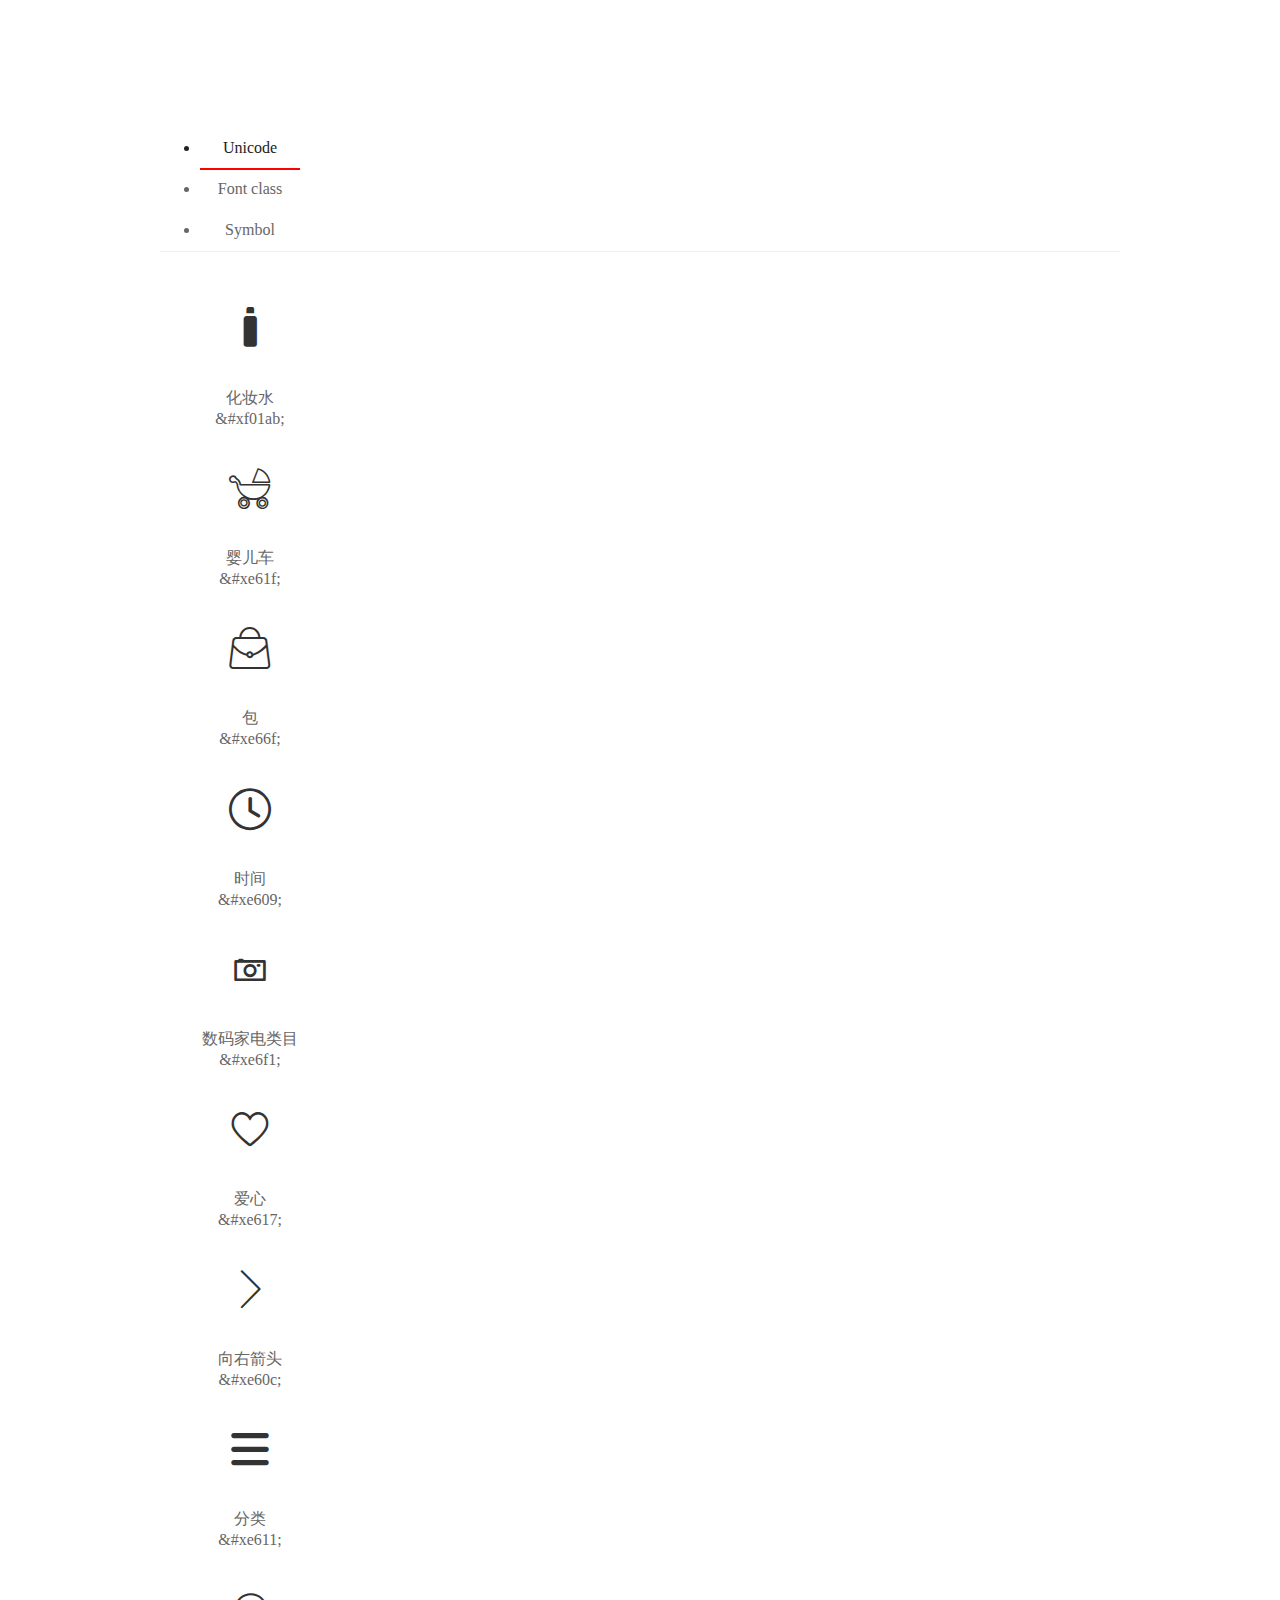
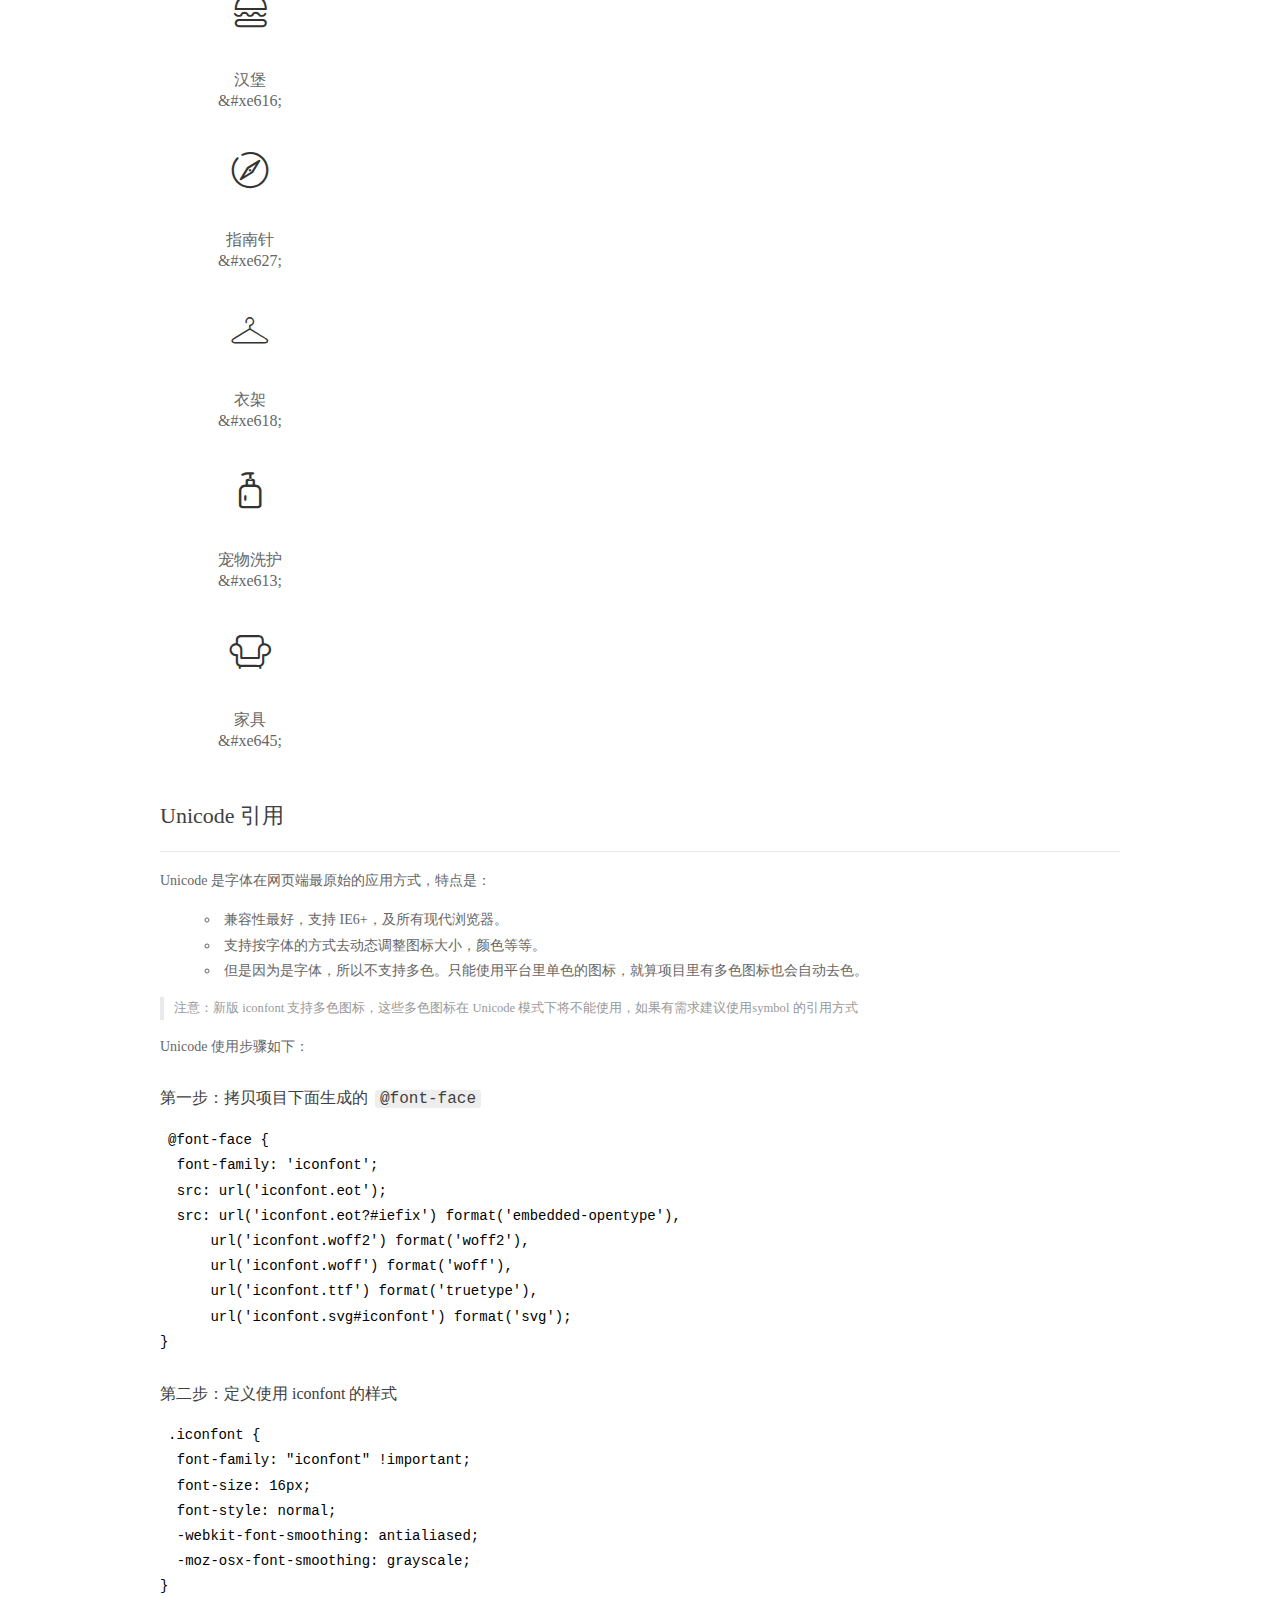
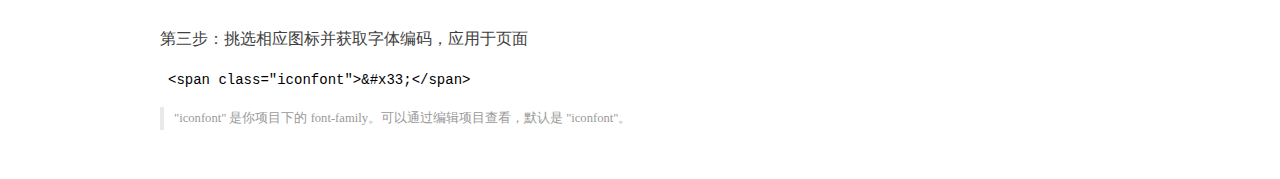
<file: iconfont/1/demo_index.html>
<!DOCTYPE html>
<html>
<head>
  <meta charset="utf-8"/>
  <title>IconFont Demo</title>
  <link rel="shortcut icon" href="https://gtms04.alicdn.com/tps/i4/TB1_oz6GVXXXXaFXpXXJDFnIXXX-64-64.ico" type="image/x-icon"/>
  <link rel="stylesheet" href="https://g.alicdn.com/thx/cube/1.3.2/cube.min.css">
  <link rel="stylesheet" href="demo.css">
  <link rel="stylesheet" href="iconfont.css">
  <script src="iconfont.js"></script>
  <!-- jQuery -->
  <script src="https://a1.alicdn.com/oss/uploads/2018/12/26/7bfddb60-08e8-11e9-9b04-53e73bb6408b.js"></script>
  <!-- 代码高亮 -->
  <script src="https://a1.alicdn.com/oss/uploads/2018/12/26/a3f714d0-08e6-11e9-8a15-ebf944d7534c.js"></script>
</head>
<body>
  <div class="main">
    <h1 class="logo"><a href="https://www.iconfont.cn/" title="iconfont 首页" target="_blank">&#xe86b;</a></h1>
    <div class="nav-tabs">
      <ul id="tabs" class="dib-box">
        <li class="dib active"><span>Unicode</span></li>
        <li class="dib"><span>Font class</span></li>
        <li class="dib"><span>Symbol</span></li>
      </ul>
      
    </div>
    <div class="tab-container">
      <div class="content unicode" style="display: block;">
          <ul class="icon_lists dib-box">
          
            <li class="dib">
              <span class="icon iconfont">&#xf01ab;</span>
                <div class="name">化妆水</div>
                <div class="code-name">&amp;#xf01ab;</div>
              </li>
          
            <li class="dib">
              <span class="icon iconfont">&#xe61f;</span>
                <div class="name">婴儿车</div>
                <div class="code-name">&amp;#xe61f;</div>
              </li>
          
            <li class="dib">
              <span class="icon iconfont">&#xe66f;</span>
                <div class="name">包</div>
                <div class="code-name">&amp;#xe66f;</div>
              </li>
          
            <li class="dib">
              <span class="icon iconfont">&#xe609;</span>
                <div class="name">时间</div>
                <div class="code-name">&amp;#xe609;</div>
              </li>
          
            <li class="dib">
              <span class="icon iconfont">&#xe6f1;</span>
                <div class="name">数码家电类目</div>
                <div class="code-name">&amp;#xe6f1;</div>
              </li>
          
            <li class="dib">
              <span class="icon iconfont">&#xe617;</span>
                <div class="name">爱心</div>
                <div class="code-name">&amp;#xe617;</div>
              </li>
          
            <li class="dib">
              <span class="icon iconfont">&#xe60c;</span>
                <div class="name">向右箭头</div>
                <div class="code-name">&amp;#xe60c;</div>
              </li>
          
            <li class="dib">
              <span class="icon iconfont">&#xe611;</span>
                <div class="name">分类</div>
                <div class="code-name">&amp;#xe611;</div>
              </li>
          
            <li class="dib">
              <span class="icon iconfont">&#xe616;</span>
                <div class="name">汉堡</div>
                <div class="code-name">&amp;#xe616;</div>
              </li>
          
            <li class="dib">
              <span class="icon iconfont">&#xe627;</span>
                <div class="name">指南针</div>
                <div class="code-name">&amp;#xe627;</div>
              </li>
          
            <li class="dib">
              <span class="icon iconfont">&#xe618;</span>
                <div class="name">衣架</div>
                <div class="code-name">&amp;#xe618;</div>
              </li>
          
            <li class="dib">
              <span class="icon iconfont">&#xe613;</span>
                <div class="name">宠物洗护</div>
                <div class="code-name">&amp;#xe613;</div>
              </li>
          
            <li class="dib">
              <span class="icon iconfont">&#xe645;</span>
                <div class="name">家具</div>
                <div class="code-name">&amp;#xe645;</div>
              </li>
          
          </ul>
          <div class="article markdown">
          <h2 id="unicode-">Unicode 引用</h2>
          <hr>

          <p>Unicode 是字体在网页端最原始的应用方式，特点是：</p>
          <ul>
            <li>兼容性最好，支持 IE6+，及所有现代浏览器。</li>
            <li>支持按字体的方式去动态调整图标大小，颜色等等。</li>
            <li>但是因为是字体，所以不支持多色。只能使用平台里单色的图标，就算项目里有多色图标也会自动去色。</li>
          </ul>
          <blockquote>
            <p>注意：新版 iconfont 支持多色图标，这些多色图标在 Unicode 模式下将不能使用，如果有需求建议使用symbol 的引用方式</p>
          </blockquote>
          <p>Unicode 使用步骤如下：</p>
          <h3 id="-font-face">第一步：拷贝项目下面生成的 <code>@font-face</code></h3>
<pre><code class="language-css"
>@font-face {
  font-family: 'iconfont';
  src: url('iconfont.eot');
  src: url('iconfont.eot?#iefix') format('embedded-opentype'),
      url('iconfont.woff2') format('woff2'),
      url('iconfont.woff') format('woff'),
      url('iconfont.ttf') format('truetype'),
      url('iconfont.svg#iconfont') format('svg');
}
</code></pre>
          <h3 id="-iconfont-">第二步：定义使用 iconfont 的样式</h3>
<pre><code class="language-css"
>.iconfont {
  font-family: "iconfont" !important;
  font-size: 16px;
  font-style: normal;
  -webkit-font-smoothing: antialiased;
  -moz-osx-font-smoothing: grayscale;
}
</code></pre>
          <h3 id="-">第三步：挑选相应图标并获取字体编码，应用于页面</h3>
<pre>
<code class="language-html"
>&lt;span class="iconfont"&gt;&amp;#x33;&lt;/span&gt;
</code></pre>
          <blockquote>
            <p>"iconfont" 是你项目下的 font-family。可以通过编辑项目查看，默认是 "iconfont"。</p>
          </blockquote>
          </div>
      </div>
      <div class="content font-class">
        <ul class="icon_lists dib-box">
          
          <li class="dib">
            <span class="icon iconfont icon-huazhuangshui"></span>
            <div class="name">
              化妆水
            </div>
            <div class="code-name">.icon-huazhuangshui
            </div>
          </li>
          
          <li class="dib">
            <span class="icon iconfont icon-yingerche"></span>
            <div class="name">
              婴儿车
            </div>
            <div class="code-name">.icon-yingerche
            </div>
          </li>
          
          <li class="dib">
            <span class="icon iconfont icon-baozhuanhuan"></span>
            <div class="name">
              包
            </div>
            <div class="code-name">.icon-baozhuanhuan
            </div>
          </li>
          
          <li class="dib">
            <span class="icon iconfont icon-shijian"></span>
            <div class="name">
              时间
            </div>
            <div class="code-name">.icon-shijian
            </div>
          </li>
          
          <li class="dib">
            <span class="icon iconfont icon-shumajiadianleimu"></span>
            <div class="name">
              数码家电类目
            </div>
            <div class="code-name">.icon-shumajiadianleimu
            </div>
          </li>
          
          <li class="dib">
            <span class="icon iconfont icon-aixin"></span>
            <div class="name">
              爱心
            </div>
            <div class="code-name">.icon-aixin
            </div>
          </li>
          
          <li class="dib">
            <span class="icon iconfont icon-xiangyoujiantou"></span>
            <div class="name">
              向右箭头
            </div>
            <div class="code-name">.icon-xiangyoujiantou
            </div>
          </li>
          
          <li class="dib">
            <span class="icon iconfont icon-fenlei"></span>
            <div class="name">
              分类
            </div>
            <div class="code-name">.icon-fenlei
            </div>
          </li>
          
          <li class="dib">
            <span class="icon iconfont icon-hanbao"></span>
            <div class="name">
              汉堡
            </div>
            <div class="code-name">.icon-hanbao
            </div>
          </li>
          
          <li class="dib">
            <span class="icon iconfont icon-zhinanzhen"></span>
            <div class="name">
              指南针
            </div>
            <div class="code-name">.icon-zhinanzhen
            </div>
          </li>
          
          <li class="dib">
            <span class="icon iconfont icon-yijia"></span>
            <div class="name">
              衣架
            </div>
            <div class="code-name">.icon-yijia
            </div>
          </li>
          
          <li class="dib">
            <span class="icon iconfont icon-chongwuxihu"></span>
            <div class="name">
              宠物洗护
            </div>
            <div class="code-name">.icon-chongwuxihu
            </div>
          </li>
          
          <li class="dib">
            <span class="icon iconfont icon-jiaju"></span>
            <div class="name">
              家具
            </div>
            <div class="code-name">.icon-jiaju
            </div>
          </li>
          
        </ul>
        <div class="article markdown">
        <h2 id="font-class-">font-class 引用</h2>
        <hr>

        <p>font-class 是 Unicode 使用方式的一种变种，主要是解决 Unicode 书写不直观，语意不明确的问题。</p>
        <p>与 Unicode 使用方式相比，具有如下特点：</p>
        <ul>
          <li>兼容性良好，支持 IE8+，及所有现代浏览器。</li>
          <li>相比于 Unicode 语意明确，书写更直观。可以很容易分辨这个 icon 是什么。</li>
          <li>因为使用 class 来定义图标，所以当要替换图标时，只需要修改 class 里面的 Unicode 引用。</li>
          <li>不过因为本质上还是使用的字体，所以多色图标还是不支持的。</li>
        </ul>
        <p>使用步骤如下：</p>
        <h3 id="-fontclass-">第一步：引入项目下面生成的 fontclass 代码：</h3>
<pre><code class="language-html">&lt;link rel="stylesheet" href="./iconfont.css"&gt;
</code></pre>
        <h3 id="-">第二步：挑选相应图标并获取类名，应用于页面：</h3>
<pre><code class="language-html">&lt;span class="iconfont icon--xxx"&gt;&lt;/span&gt;
</code></pre>
        <blockquote>
          <p>"
            iconfont" 是你项目下的 font-family。可以通过编辑项目查看，默认是 "iconfont"。</p>
        </blockquote>
      </div>
      </div>
      <div class="content symbol">
          <ul class="icon_lists dib-box">
          
            <li class="dib">
                <svg class="icon svg-icon" aria-hidden="true">
                  <use xlink:href="#icon-huazhuangshui"></use>
                </svg>
                <div class="name">化妆水</div>
                <div class="code-name">#icon-huazhuangshui</div>
            </li>
          
            <li class="dib">
                <svg class="icon svg-icon" aria-hidden="true">
                  <use xlink:href="#icon-yingerche"></use>
                </svg>
                <div class="name">婴儿车</div>
                <div class="code-name">#icon-yingerche</div>
            </li>
          
            <li class="dib">
                <svg class="icon svg-icon" aria-hidden="true">
                  <use xlink:href="#icon-baozhuanhuan"></use>
                </svg>
                <div class="name">包</div>
                <div class="code-name">#icon-baozhuanhuan</div>
            </li>
          
            <li class="dib">
                <svg class="icon svg-icon" aria-hidden="true">
                  <use xlink:href="#icon-shijian"></use>
                </svg>
                <div class="name">时间</div>
                <div class="code-name">#icon-shijian</div>
            </li>
          
            <li class="dib">
                <svg class="icon svg-icon" aria-hidden="true">
                  <use xlink:href="#icon-shumajiadianleimu"></use>
                </svg>
                <div class="name">数码家电类目</div>
                <div class="code-name">#icon-shumajiadianleimu</div>
            </li>
          
            <li class="dib">
                <svg class="icon svg-icon" aria-hidden="true">
                  <use xlink:href="#icon-aixin"></use>
                </svg>
                <div class="name">爱心</div>
                <div class="code-name">#icon-aixin</div>
            </li>
          
            <li class="dib">
                <svg class="icon svg-icon" aria-hidden="true">
                  <use xlink:href="#icon-xiangyoujiantou"></use>
                </svg>
                <div class="name">向右箭头</div>
                <div class="code-name">#icon-xiangyoujiantou</div>
            </li>
          
            <li class="dib">
                <svg class="icon svg-icon" aria-hidden="true">
                  <use xlink:href="#icon-fenlei"></use>
                </svg>
                <div class="name">分类</div>
                <div class="code-name">#icon-fenlei</div>
            </li>
          
            <li class="dib">
                <svg class="icon svg-icon" aria-hidden="true">
                  <use xlink:href="#icon-hanbao"></use>
                </svg>
                <div class="name">汉堡</div>
                <div class="code-name">#icon-hanbao</div>
            </li>
          
            <li class="dib">
                <svg class="icon svg-icon" aria-hidden="true">
                  <use xlink:href="#icon-zhinanzhen"></use>
                </svg>
                <div class="name">指南针</div>
                <div class="code-name">#icon-zhinanzhen</div>
            </li>
          
            <li class="dib">
                <svg class="icon svg-icon" aria-hidden="true">
                  <use xlink:href="#icon-yijia"></use>
                </svg>
                <div class="name">衣架</div>
                <div class="code-name">#icon-yijia</div>
            </li>
          
            <li class="dib">
                <svg class="icon svg-icon" aria-hidden="true">
                  <use xlink:href="#icon-chongwuxihu"></use>
                </svg>
                <div class="name">宠物洗护</div>
                <div class="code-name">#icon-chongwuxihu</div>
            </li>
          
            <li class="dib">
                <svg class="icon svg-icon" aria-hidden="true">
                  <use xlink:href="#icon-jiaju"></use>
                </svg>
                <div class="name">家具</div>
                <div class="code-name">#icon-jiaju</div>
            </li>
          
          </ul>
          <div class="article markdown">
          <h2 id="symbol-">Symbol 引用</h2>
          <hr>

          <p>这是一种全新的使用方式，应该说这才是未来的主流，也是平台目前推荐的用法。相关介绍可以参考这篇<a href="">文章</a>
            这种用法其实是做了一个 SVG 的集合，与另外两种相比具有如下特点：</p>
          <ul>
            <li>支持多色图标了，不再受单色限制。</li>
            <li>通过一些技巧，支持像字体那样，通过 <code>font-size</code>, <code>color</code> 来调整样式。</li>
            <li>兼容性较差，支持 IE9+，及现代浏览器。</li>
            <li>浏览器渲染 SVG 的性能一般，还不如 png。</li>
          </ul>
          <p>使用步骤如下：</p>
          <h3 id="-symbol-">第一步：引入项目下面生成的 symbol 代码：</h3>
<pre><code class="language-html">&lt;script src="./iconfont.js"&gt;&lt;/script&gt;
</code></pre>
          <h3 id="-css-">第二步：加入通用 CSS 代码（引入一次就行）：</h3>
<pre><code class="language-html">&lt;style&gt;
.icon {
  width: 1em;
  height: 1em;
  vertical-align: -0.15em;
  fill: currentColor;
  overflow: hidden;
}
&lt;/style&gt;
</code></pre>
          <h3 id="-">第三步：挑选相应图标并获取类名，应用于页面：</h3>
<pre><code class="language-html">&lt;svg class="icon" aria-hidden="true"&gt;
  &lt;use xlink:href="#icon-xxx"&gt;&lt;/use&gt;
&lt;/svg&gt;
</code></pre>
          </div>
      </div>

    </div>
  </div>
  <script>
  $(document).ready(function () {
      $('.tab-container .content:first').show()

      $('#tabs li').click(function (e) {
        var tabContent = $('.tab-container .content')
        var index = $(this).index()

        if ($(this).hasClass('active')) {
          return
        } else {
          $('#tabs li').removeClass('active')
          $(this).addClass('active')

          tabContent.hide().eq(index).fadeIn()
        }
      })
    })
  </script>
</body>
</html>
</file>
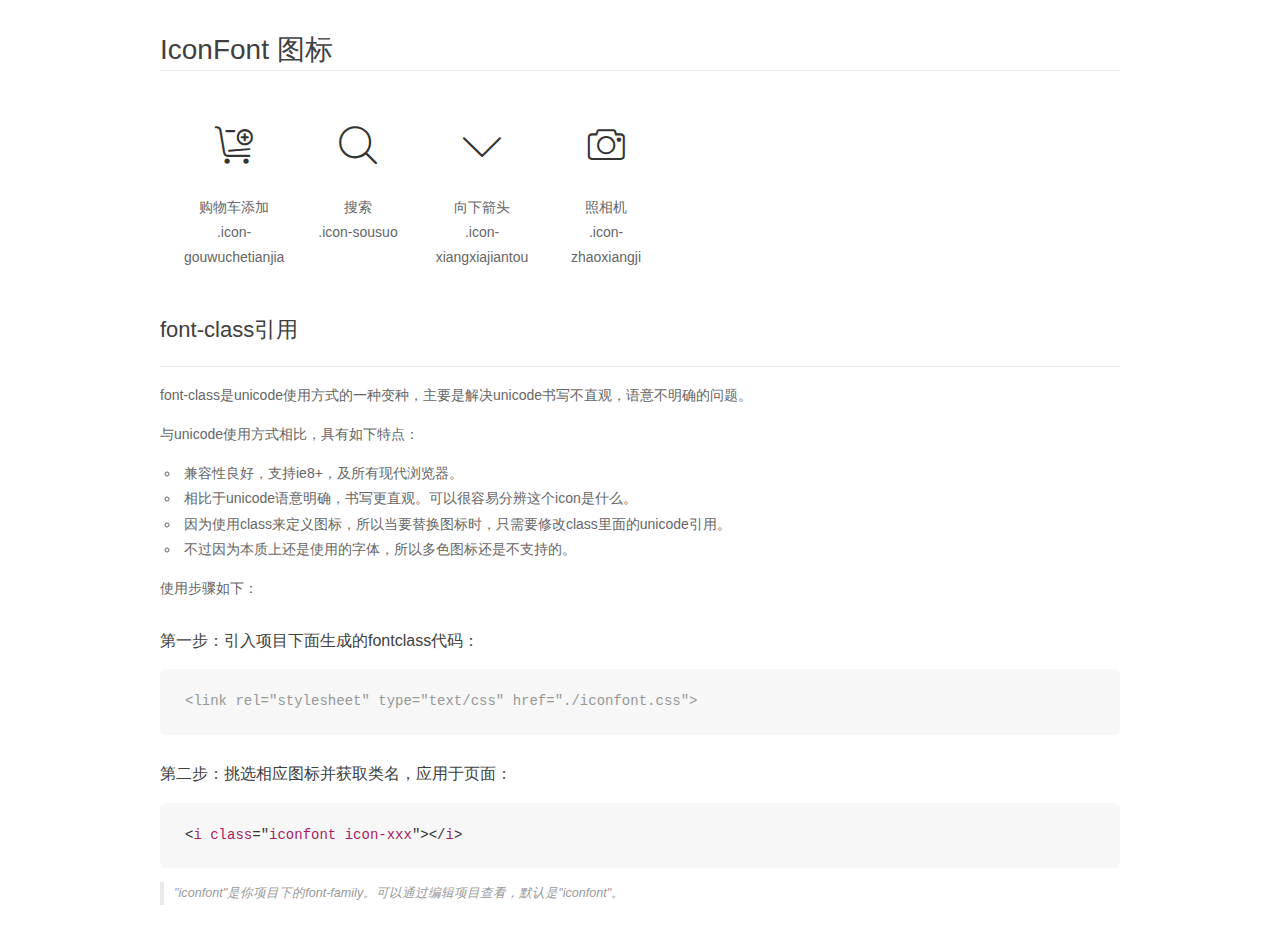
<file: iconfont/2/demo_fontclass.html>
<!DOCTYPE html>
<html>
<head>
    <meta charset="utf-8"/>
    <title>IconFont</title>
    <link rel="stylesheet" href="demo.css">
    <link rel="stylesheet" href="iconfont.css">
</head>
<body>
    <div class="main markdown">
        <h1>IconFont 图标</h1>
        <ul class="icon_lists clear">
            
                <li>
                <i class="icon iconfont icon-gouwuchetianjia"></i>
                    <div class="name">购物车添加</div>
                    <div class="fontclass">.icon-gouwuchetianjia</div>
                </li>
            
                <li>
                <i class="icon iconfont icon-sousuo"></i>
                    <div class="name">搜索</div>
                    <div class="fontclass">.icon-sousuo</div>
                </li>
            
                <li>
                <i class="icon iconfont icon-xiangxiajiantou"></i>
                    <div class="name">向下箭头</div>
                    <div class="fontclass">.icon-xiangxiajiantou</div>
                </li>
            
                <li>
                <i class="icon iconfont icon-zhaoxiangji"></i>
                    <div class="name">照相机</div>
                    <div class="fontclass">.icon-zhaoxiangji</div>
                </li>
            
        </ul>

        <h2 id="font-class-">font-class引用</h2>
        <hr>

        <p>font-class是unicode使用方式的一种变种，主要是解决unicode书写不直观，语意不明确的问题。</p>
        <p>与unicode使用方式相比，具有如下特点：</p>
        <ul>
        <li>兼容性良好，支持ie8+，及所有现代浏览器。</li>
        <li>相比于unicode语意明确，书写更直观。可以很容易分辨这个icon是什么。</li>
        <li>因为使用class来定义图标，所以当要替换图标时，只需要修改class里面的unicode引用。</li>
        <li>不过因为本质上还是使用的字体，所以多色图标还是不支持的。</li>
        </ul>
        <p>使用步骤如下：</p>
        <h3 id="-fontclass-">第一步：引入项目下面生成的fontclass代码：</h3>


        <pre><code class="lang-js hljs javascript"><span class="hljs-comment">&lt;link rel="stylesheet" type="text/css" href="./iconfont.css"&gt;</span></code></pre>
        <h3 id="-">第二步：挑选相应图标并获取类名，应用于页面：</h3>
        <pre><code class="lang-css hljs">&lt;<span class="hljs-selector-tag">i</span> <span class="hljs-selector-tag">class</span>="<span class="hljs-selector-tag">iconfont</span> <span class="hljs-selector-tag">icon-xxx</span>"&gt;&lt;/<span class="hljs-selector-tag">i</span>&gt;</code></pre>
        <blockquote>
        <p>"iconfont"是你项目下的font-family。可以通过编辑项目查看，默认是"iconfont"。</p>
        </blockquote>
    </div>
</body>
</html>
</file>
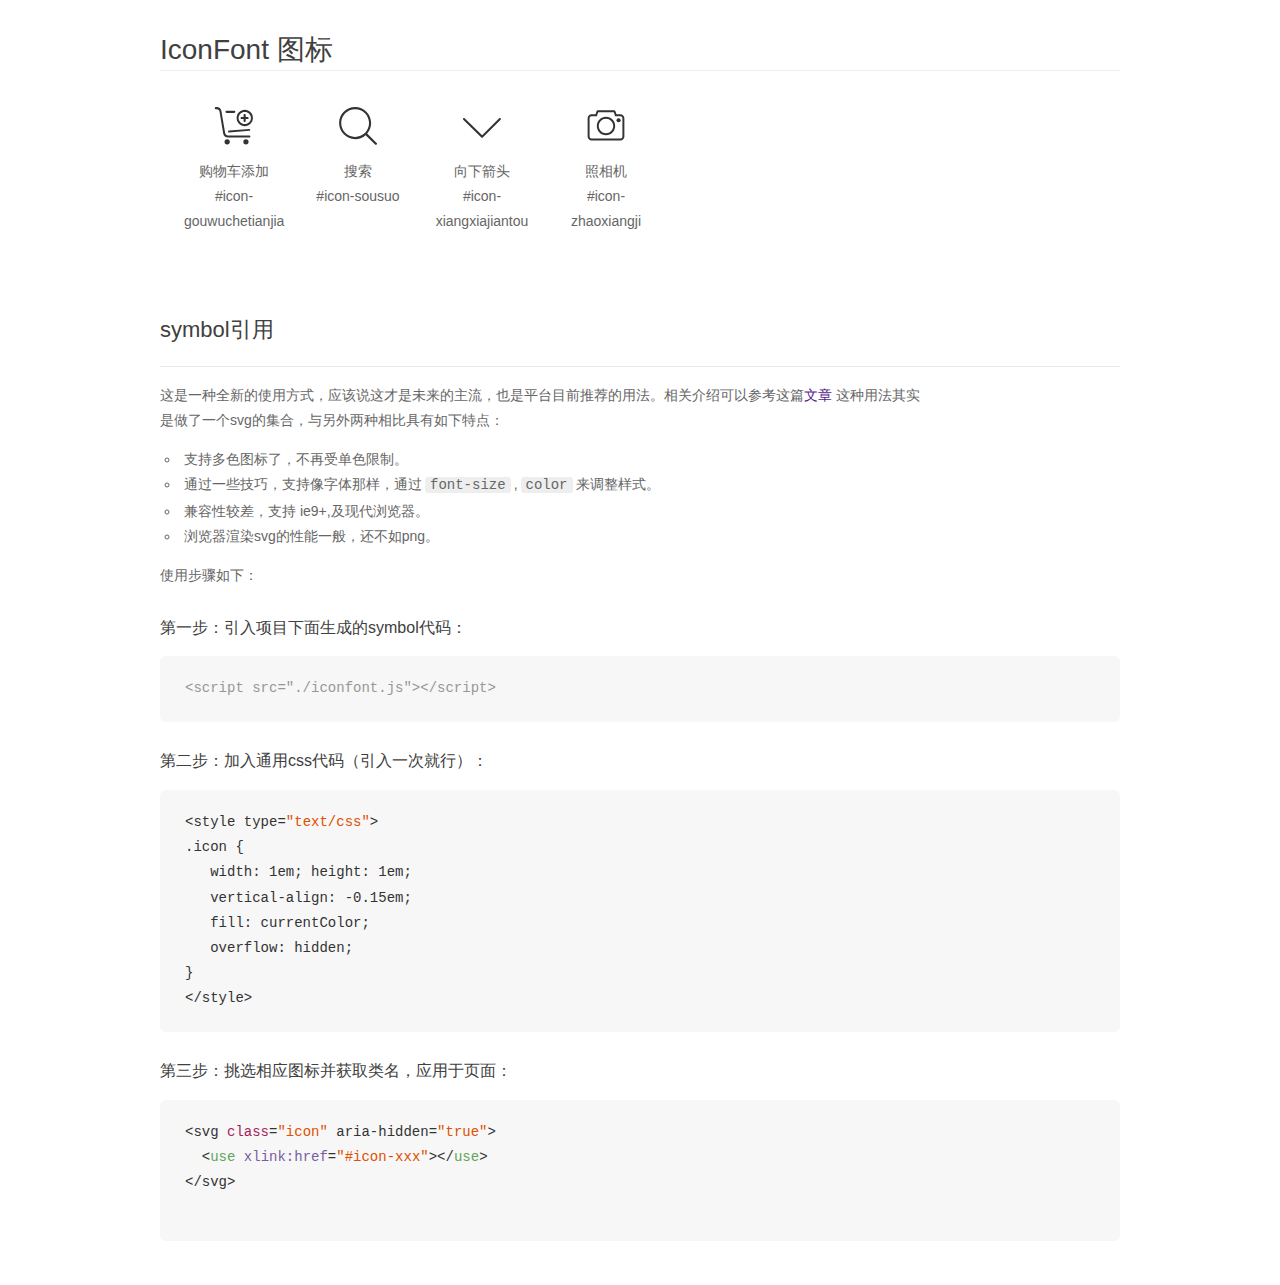
<file: iconfont/2/demo_symbol.html>
<!DOCTYPE html>
<html>
<head>
    <meta charset="utf-8"/>
    <title>IconFont</title>
    <link rel="stylesheet" href="demo.css">
    <script src="iconfont.js"></script>

    <style type="text/css">
        .icon {
          /* 通过设置 font-size 来改变图标大小 */
          width: 1em; height: 1em;
          /* 图标和文字相邻时，垂直对齐 */
          vertical-align: -0.15em;
          /* 通过设置 color 来改变 SVG 的颜色/fill */
          fill: currentColor;
          /* path 和 stroke 溢出 viewBox 部分在 IE 下会显示
             normalize.css 中也包含这行 */
          overflow: hidden;
        }

    </style>
</head>
<body>
    <div class="main markdown">
        <h1>IconFont 图标</h1>
        <ul class="icon_lists clear">
            
                <li>
                    <svg class="icon" aria-hidden="true">
                        <use xlink:href="#icon-gouwuchetianjia"></use>
                    </svg>
                    <div class="name">购物车添加</div>
                    <div class="fontclass">#icon-gouwuchetianjia</div>
                </li>
            
                <li>
                    <svg class="icon" aria-hidden="true">
                        <use xlink:href="#icon-sousuo"></use>
                    </svg>
                    <div class="name">搜索</div>
                    <div class="fontclass">#icon-sousuo</div>
                </li>
            
                <li>
                    <svg class="icon" aria-hidden="true">
                        <use xlink:href="#icon-xiangxiajiantou"></use>
                    </svg>
                    <div class="name">向下箭头</div>
                    <div class="fontclass">#icon-xiangxiajiantou</div>
                </li>
            
                <li>
                    <svg class="icon" aria-hidden="true">
                        <use xlink:href="#icon-zhaoxiangji"></use>
                    </svg>
                    <div class="name">照相机</div>
                    <div class="fontclass">#icon-zhaoxiangji</div>
                </li>
            
        </ul>


        <h2 id="symbol-">symbol引用</h2>
        <hr>

        <p>这是一种全新的使用方式，应该说这才是未来的主流，也是平台目前推荐的用法。相关介绍可以参考这篇<a href="">文章</a>
        这种用法其实是做了一个svg的集合，与另外两种相比具有如下特点：</p>
        <ul>
          <li>支持多色图标了，不再受单色限制。</li>
          <li>通过一些技巧，支持像字体那样，通过<code>font-size</code>,<code>color</code>来调整样式。</li>
          <li>兼容性较差，支持 ie9+,及现代浏览器。</li>
          <li>浏览器渲染svg的性能一般，还不如png。</li>
        </ul>
        <p>使用步骤如下：</p>
        <h3 id="-symbol-">第一步：引入项目下面生成的symbol代码：</h3>
        <pre><code class="lang-js hljs javascript"><span class="hljs-comment">&lt;script src="./iconfont.js"&gt;&lt;/script&gt;</span></code></pre>
        <h3 id="-css-">第二步：加入通用css代码（引入一次就行）：</h3>
        <pre><code class="lang-js hljs javascript">&lt;style type=<span class="hljs-string">"text/css"</span>&gt;
.icon {
   width: <span class="hljs-number">1</span>em; height: <span class="hljs-number">1</span>em;
   vertical-align: <span class="hljs-number">-0.15</span>em;
   fill: currentColor;
   overflow: hidden;
}
&lt;<span class="hljs-regexp">/style&gt;</span></code></pre>
        <h3 id="-">第三步：挑选相应图标并获取类名，应用于页面：</h3>
        <pre><code class="lang-js hljs javascript">&lt;svg <span class="hljs-class"><span class="hljs-keyword">class</span></span>=<span class="hljs-string">"icon"</span> aria-hidden=<span class="hljs-string">"true"</span>&gt;<span class="xml"><span class="hljs-tag">
  &lt;<span class="hljs-name">use</span> <span class="hljs-attr">xlink:href</span>=<span class="hljs-string">"#icon-xxx"</span>&gt;</span><span class="hljs-tag">&lt;/<span class="hljs-name">use</span>&gt;</span>
</span>&lt;<span class="hljs-regexp">/svg&gt;
        </span></code></pre>
    </div>
</body>
</html>
</file>
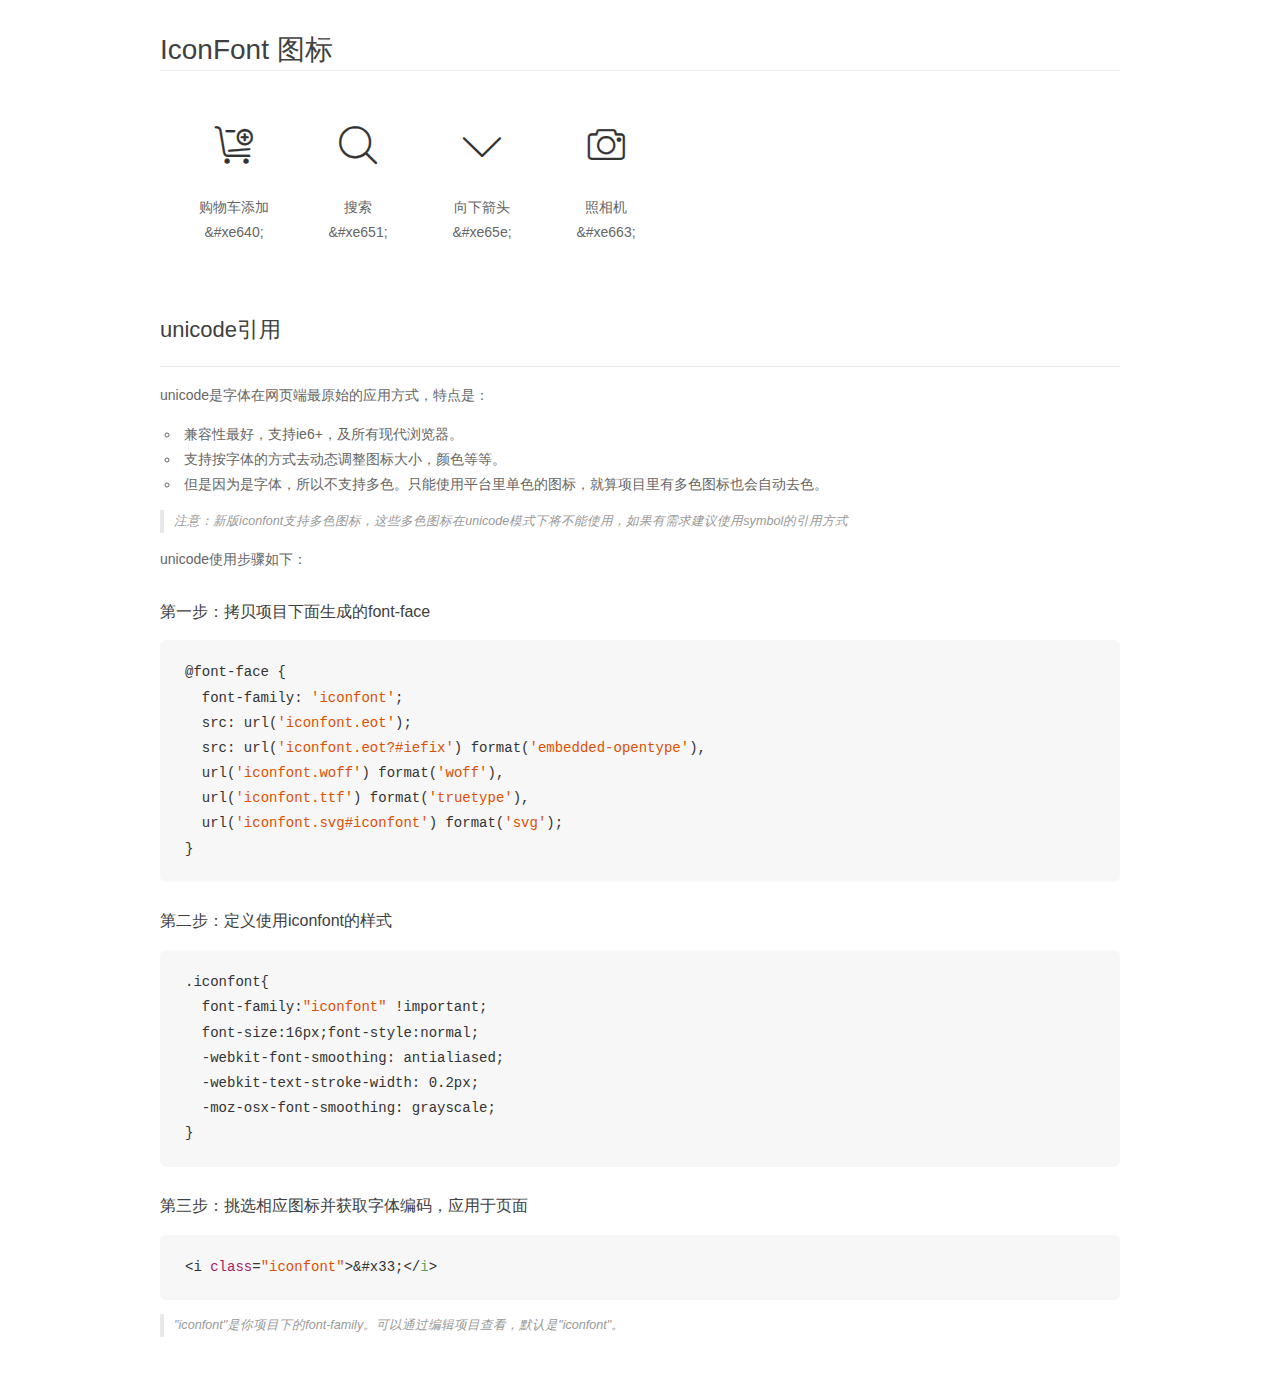
<file: iconfont/2/demo_unicode.html>
<!DOCTYPE html>
<html>
<head>
    <meta charset="utf-8"/>
    <title>IconFont</title>
    <link rel="stylesheet" href="demo.css">

    <style type="text/css">

        @font-face {font-family: "iconfont";
          src: url('iconfont.eot'); /* IE9*/
          src: url('iconfont.eot#iefix') format('embedded-opentype'), /* IE6-IE8 */
          url('iconfont.woff') format('woff'), /* chrome, firefox */
          url('iconfont.ttf') format('truetype'), /* chrome, firefox, opera, Safari, Android, iOS 4.2+*/
          url('iconfont.svg#iconfont') format('svg'); /* iOS 4.1- */
        }

        .iconfont {
          font-family:"iconfont" !important;
          font-size:16px;
          font-style:normal;
          -webkit-font-smoothing: antialiased;
          -webkit-text-stroke-width: 0.2px;
          -moz-osx-font-smoothing: grayscale;
        }

    </style>
</head>
<body>
    <div class="main markdown">
        <h1>IconFont 图标</h1>
        <ul class="icon_lists clear">
            
                <li>
                <i class="icon iconfont">&#xe640;</i>
                    <div class="name">购物车添加</div>
                    <div class="code">&amp;#xe640;</div>
                </li>
            
                <li>
                <i class="icon iconfont">&#xe651;</i>
                    <div class="name">搜索</div>
                    <div class="code">&amp;#xe651;</div>
                </li>
            
                <li>
                <i class="icon iconfont">&#xe65e;</i>
                    <div class="name">向下箭头</div>
                    <div class="code">&amp;#xe65e;</div>
                </li>
            
                <li>
                <i class="icon iconfont">&#xe663;</i>
                    <div class="name">照相机</div>
                    <div class="code">&amp;#xe663;</div>
                </li>
            
        </ul>
        <h2 id="unicode-">unicode引用</h2>
        <hr>

        <p>unicode是字体在网页端最原始的应用方式，特点是：</p>
        <ul>
        <li>兼容性最好，支持ie6+，及所有现代浏览器。</li>
        <li>支持按字体的方式去动态调整图标大小，颜色等等。</li>
        <li>但是因为是字体，所以不支持多色。只能使用平台里单色的图标，就算项目里有多色图标也会自动去色。</li>
        </ul>
        <blockquote>
        <p>注意：新版iconfont支持多色图标，这些多色图标在unicode模式下将不能使用，如果有需求建议使用symbol的引用方式</p>
        </blockquote>
        <p>unicode使用步骤如下：</p>
        <h3 id="-font-face">第一步：拷贝项目下面生成的font-face</h3>
        <pre><code class="lang-js hljs javascript">@font-face {
  font-family: <span class="hljs-string">'iconfont'</span>;
  src: url(<span class="hljs-string">'iconfont.eot'</span>);
  src: url(<span class="hljs-string">'iconfont.eot?#iefix'</span>) format(<span class="hljs-string">'embedded-opentype'</span>),
  url(<span class="hljs-string">'iconfont.woff'</span>) format(<span class="hljs-string">'woff'</span>),
  url(<span class="hljs-string">'iconfont.ttf'</span>) format(<span class="hljs-string">'truetype'</span>),
  url(<span class="hljs-string">'iconfont.svg#iconfont'</span>) format(<span class="hljs-string">'svg'</span>);
}
</code></pre>
        <h3 id="-iconfont-">第二步：定义使用iconfont的样式</h3>
        <pre><code class="lang-js hljs javascript">.iconfont{
  font-family:<span class="hljs-string">"iconfont"</span> !important;
  font-size:<span class="hljs-number">16</span>px;font-style:normal;
  -webkit-font-smoothing: antialiased;
  -webkit-text-stroke-width: <span class="hljs-number">0.2</span>px;
  -moz-osx-font-smoothing: grayscale;
}
</code></pre>
        <h3 id="-">第三步：挑选相应图标并获取字体编码，应用于页面</h3>
        <pre><code class="lang-js hljs javascript">&lt;i <span class="hljs-class"><span class="hljs-keyword">class</span></span>=<span class="hljs-string">"iconfont"</span>&gt;&amp;#x33;<span class="xml"><span class="hljs-tag">&lt;/<span class="hljs-name">i</span>&gt;</span></span></code></pre>

        <blockquote>
        <p>"iconfont"是你项目下的font-family。可以通过编辑项目查看，默认是"iconfont"。</p>
        </blockquote>
    </div>


</body>
</html>
</file>
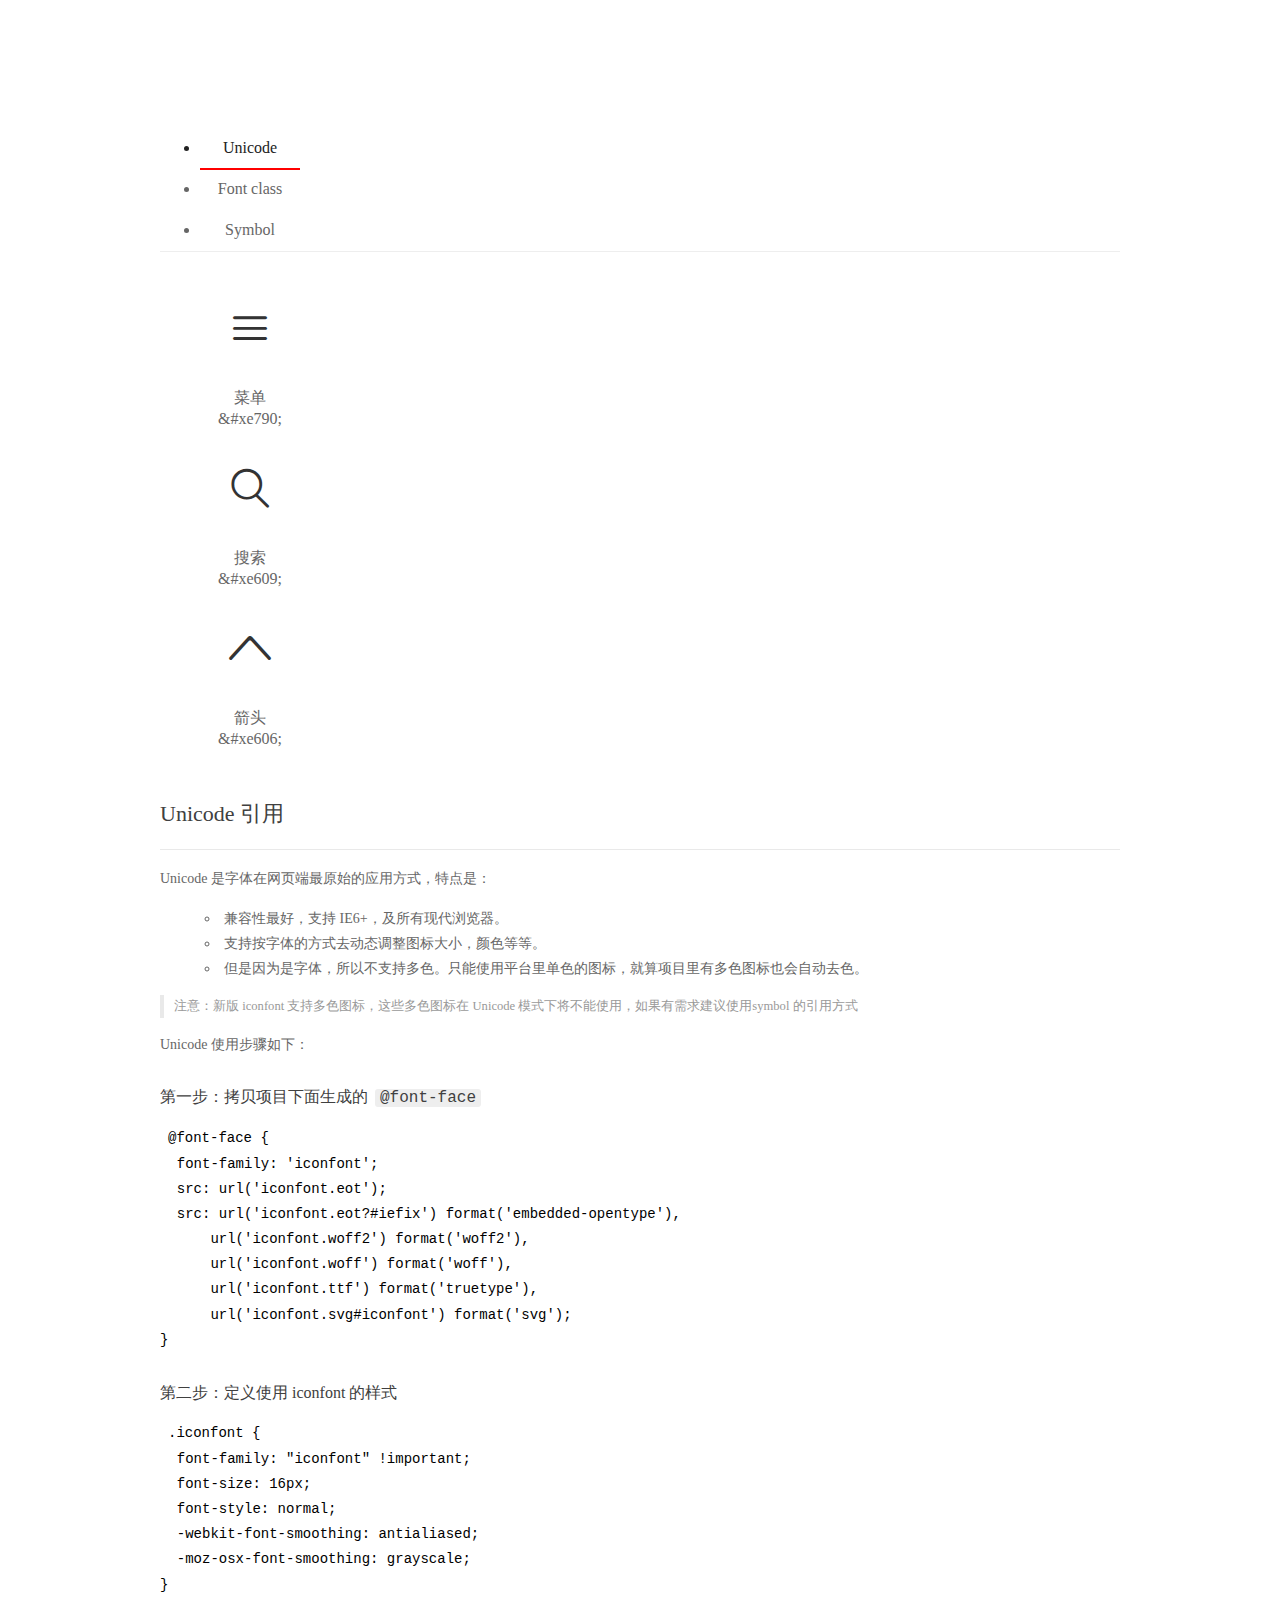
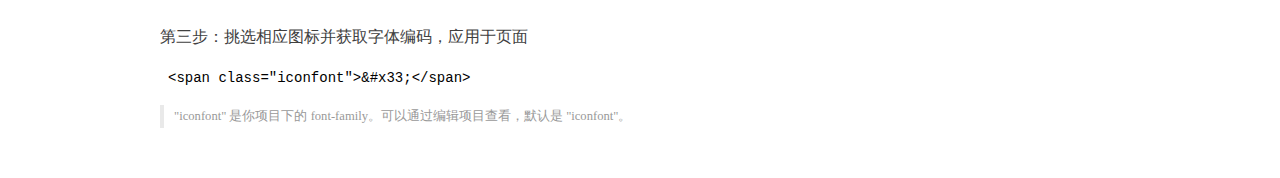
<file: iconfont/6/demo_index.html>
<!DOCTYPE html>
<html>
<head>
  <meta charset="utf-8"/>
  <title>IconFont Demo</title>
  <link rel="shortcut icon" href="https://gtms04.alicdn.com/tps/i4/TB1_oz6GVXXXXaFXpXXJDFnIXXX-64-64.ico" type="image/x-icon"/>
  <link rel="stylesheet" href="https://g.alicdn.com/thx/cube/1.3.2/cube.min.css">
  <link rel="stylesheet" href="demo.css">
  <link rel="stylesheet" href="iconfont.css">
  <script src="iconfont.js"></script>
  <!-- jQuery -->
  <script src="https://a1.alicdn.com/oss/uploads/2018/12/26/7bfddb60-08e8-11e9-9b04-53e73bb6408b.js"></script>
  <!-- 代码高亮 -->
  <script src="https://a1.alicdn.com/oss/uploads/2018/12/26/a3f714d0-08e6-11e9-8a15-ebf944d7534c.js"></script>
</head>
<body>
  <div class="main">
    <h1 class="logo"><a href="https://www.iconfont.cn/" title="iconfont 首页" target="_blank">&#xe86b;</a></h1>
    <div class="nav-tabs">
      <ul id="tabs" class="dib-box">
        <li class="dib active"><span>Unicode</span></li>
        <li class="dib"><span>Font class</span></li>
        <li class="dib"><span>Symbol</span></li>
      </ul>
      
    </div>
    <div class="tab-container">
      <div class="content unicode" style="display: block;">
          <ul class="icon_lists dib-box">
          
            <li class="dib">
              <span class="icon iconfont">&#xe790;</span>
                <div class="name">菜单</div>
                <div class="code-name">&amp;#xe790;</div>
              </li>
          
            <li class="dib">
              <span class="icon iconfont">&#xe609;</span>
                <div class="name">搜索</div>
                <div class="code-name">&amp;#xe609;</div>
              </li>
          
            <li class="dib">
              <span class="icon iconfont">&#xe606;</span>
                <div class="name">箭头</div>
                <div class="code-name">&amp;#xe606;</div>
              </li>
          
          </ul>
          <div class="article markdown">
          <h2 id="unicode-">Unicode 引用</h2>
          <hr>

          <p>Unicode 是字体在网页端最原始的应用方式，特点是：</p>
          <ul>
            <li>兼容性最好，支持 IE6+，及所有现代浏览器。</li>
            <li>支持按字体的方式去动态调整图标大小，颜色等等。</li>
            <li>但是因为是字体，所以不支持多色。只能使用平台里单色的图标，就算项目里有多色图标也会自动去色。</li>
          </ul>
          <blockquote>
            <p>注意：新版 iconfont 支持多色图标，这些多色图标在 Unicode 模式下将不能使用，如果有需求建议使用symbol 的引用方式</p>
          </blockquote>
          <p>Unicode 使用步骤如下：</p>
          <h3 id="-font-face">第一步：拷贝项目下面生成的 <code>@font-face</code></h3>
<pre><code class="language-css"
>@font-face {
  font-family: 'iconfont';
  src: url('iconfont.eot');
  src: url('iconfont.eot?#iefix') format('embedded-opentype'),
      url('iconfont.woff2') format('woff2'),
      url('iconfont.woff') format('woff'),
      url('iconfont.ttf') format('truetype'),
      url('iconfont.svg#iconfont') format('svg');
}
</code></pre>
          <h3 id="-iconfont-">第二步：定义使用 iconfont 的样式</h3>
<pre><code class="language-css"
>.iconfont {
  font-family: "iconfont" !important;
  font-size: 16px;
  font-style: normal;
  -webkit-font-smoothing: antialiased;
  -moz-osx-font-smoothing: grayscale;
}
</code></pre>
          <h3 id="-">第三步：挑选相应图标并获取字体编码，应用于页面</h3>
<pre>
<code class="language-html"
>&lt;span class="iconfont"&gt;&amp;#x33;&lt;/span&gt;
</code></pre>
          <blockquote>
            <p>"iconfont" 是你项目下的 font-family。可以通过编辑项目查看，默认是 "iconfont"。</p>
          </blockquote>
          </div>
      </div>
      <div class="content font-class">
        <ul class="icon_lists dib-box">
          
          <li class="dib">
            <span class="icon iconfont icon-caidan"></span>
            <div class="name">
              菜单
            </div>
            <div class="code-name">.icon-caidan
            </div>
          </li>
          
          <li class="dib">
            <span class="icon iconfont icon-search-1-copy"></span>
            <div class="name">
              搜索
            </div>
            <div class="code-name">.icon-search-1-copy
            </div>
          </li>
          
          <li class="dib">
            <span class="icon iconfont icon-jiantou"></span>
            <div class="name">
              箭头
            </div>
            <div class="code-name">.icon-jiantou
            </div>
          </li>
          
        </ul>
        <div class="article markdown">
        <h2 id="font-class-">font-class 引用</h2>
        <hr>

        <p>font-class 是 Unicode 使用方式的一种变种，主要是解决 Unicode 书写不直观，语意不明确的问题。</p>
        <p>与 Unicode 使用方式相比，具有如下特点：</p>
        <ul>
          <li>兼容性良好，支持 IE8+，及所有现代浏览器。</li>
          <li>相比于 Unicode 语意明确，书写更直观。可以很容易分辨这个 icon 是什么。</li>
          <li>因为使用 class 来定义图标，所以当要替换图标时，只需要修改 class 里面的 Unicode 引用。</li>
          <li>不过因为本质上还是使用的字体，所以多色图标还是不支持的。</li>
        </ul>
        <p>使用步骤如下：</p>
        <h3 id="-fontclass-">第一步：引入项目下面生成的 fontclass 代码：</h3>
<pre><code class="language-html">&lt;link rel="stylesheet" href="./iconfont.css"&gt;
</code></pre>
        <h3 id="-">第二步：挑选相应图标并获取类名，应用于页面：</h3>
<pre><code class="language-html">&lt;span class="iconfont icon--xxx"&gt;&lt;/span&gt;
</code></pre>
        <blockquote>
          <p>"
            iconfont" 是你项目下的 font-family。可以通过编辑项目查看，默认是 "iconfont"。</p>
        </blockquote>
      </div>
      </div>
      <div class="content symbol">
          <ul class="icon_lists dib-box">
          
            <li class="dib">
                <svg class="icon svg-icon" aria-hidden="true">
                  <use xlink:href="#icon-caidan"></use>
                </svg>
                <div class="name">菜单</div>
                <div class="code-name">#icon-caidan</div>
            </li>
          
            <li class="dib">
                <svg class="icon svg-icon" aria-hidden="true">
                  <use xlink:href="#icon-search-1-copy"></use>
                </svg>
                <div class="name">搜索</div>
                <div class="code-name">#icon-search-1-copy</div>
            </li>
          
            <li class="dib">
                <svg class="icon svg-icon" aria-hidden="true">
                  <use xlink:href="#icon-jiantou"></use>
                </svg>
                <div class="name">箭头</div>
                <div class="code-name">#icon-jiantou</div>
            </li>
          
          </ul>
          <div class="article markdown">
          <h2 id="symbol-">Symbol 引用</h2>
          <hr>

          <p>这是一种全新的使用方式，应该说这才是未来的主流，也是平台目前推荐的用法。相关介绍可以参考这篇<a href="">文章</a>
            这种用法其实是做了一个 SVG 的集合，与另外两种相比具有如下特点：</p>
          <ul>
            <li>支持多色图标了，不再受单色限制。</li>
            <li>通过一些技巧，支持像字体那样，通过 <code>font-size</code>, <code>color</code> 来调整样式。</li>
            <li>兼容性较差，支持 IE9+，及现代浏览器。</li>
            <li>浏览器渲染 SVG 的性能一般，还不如 png。</li>
          </ul>
          <p>使用步骤如下：</p>
          <h3 id="-symbol-">第一步：引入项目下面生成的 symbol 代码：</h3>
<pre><code class="language-html">&lt;script src="./iconfont.js"&gt;&lt;/script&gt;
</code></pre>
          <h3 id="-css-">第二步：加入通用 CSS 代码（引入一次就行）：</h3>
<pre><code class="language-html">&lt;style&gt;
.icon {
  width: 1em;
  height: 1em;
  vertical-align: -0.15em;
  fill: currentColor;
  overflow: hidden;
}
&lt;/style&gt;
</code></pre>
          <h3 id="-">第三步：挑选相应图标并获取类名，应用于页面：</h3>
<pre><code class="language-html">&lt;svg class="icon" aria-hidden="true"&gt;
  &lt;use xlink:href="#icon-xxx"&gt;&lt;/use&gt;
&lt;/svg&gt;
</code></pre>
          </div>
      </div>

    </div>
  </div>
  <script>
  $(document).ready(function () {
      $('.tab-container .content:first').show()

      $('#tabs li').click(function (e) {
        var tabContent = $('.tab-container .content')
        var index = $(this).index()

        if ($(this).hasClass('active')) {
          return
        } else {
          $('#tabs li').removeClass('active')
          $(this).addClass('active')

          tabContent.hide().eq(index).fadeIn()
        }
      })
    })
  </script>
</body>
</html>
</file>
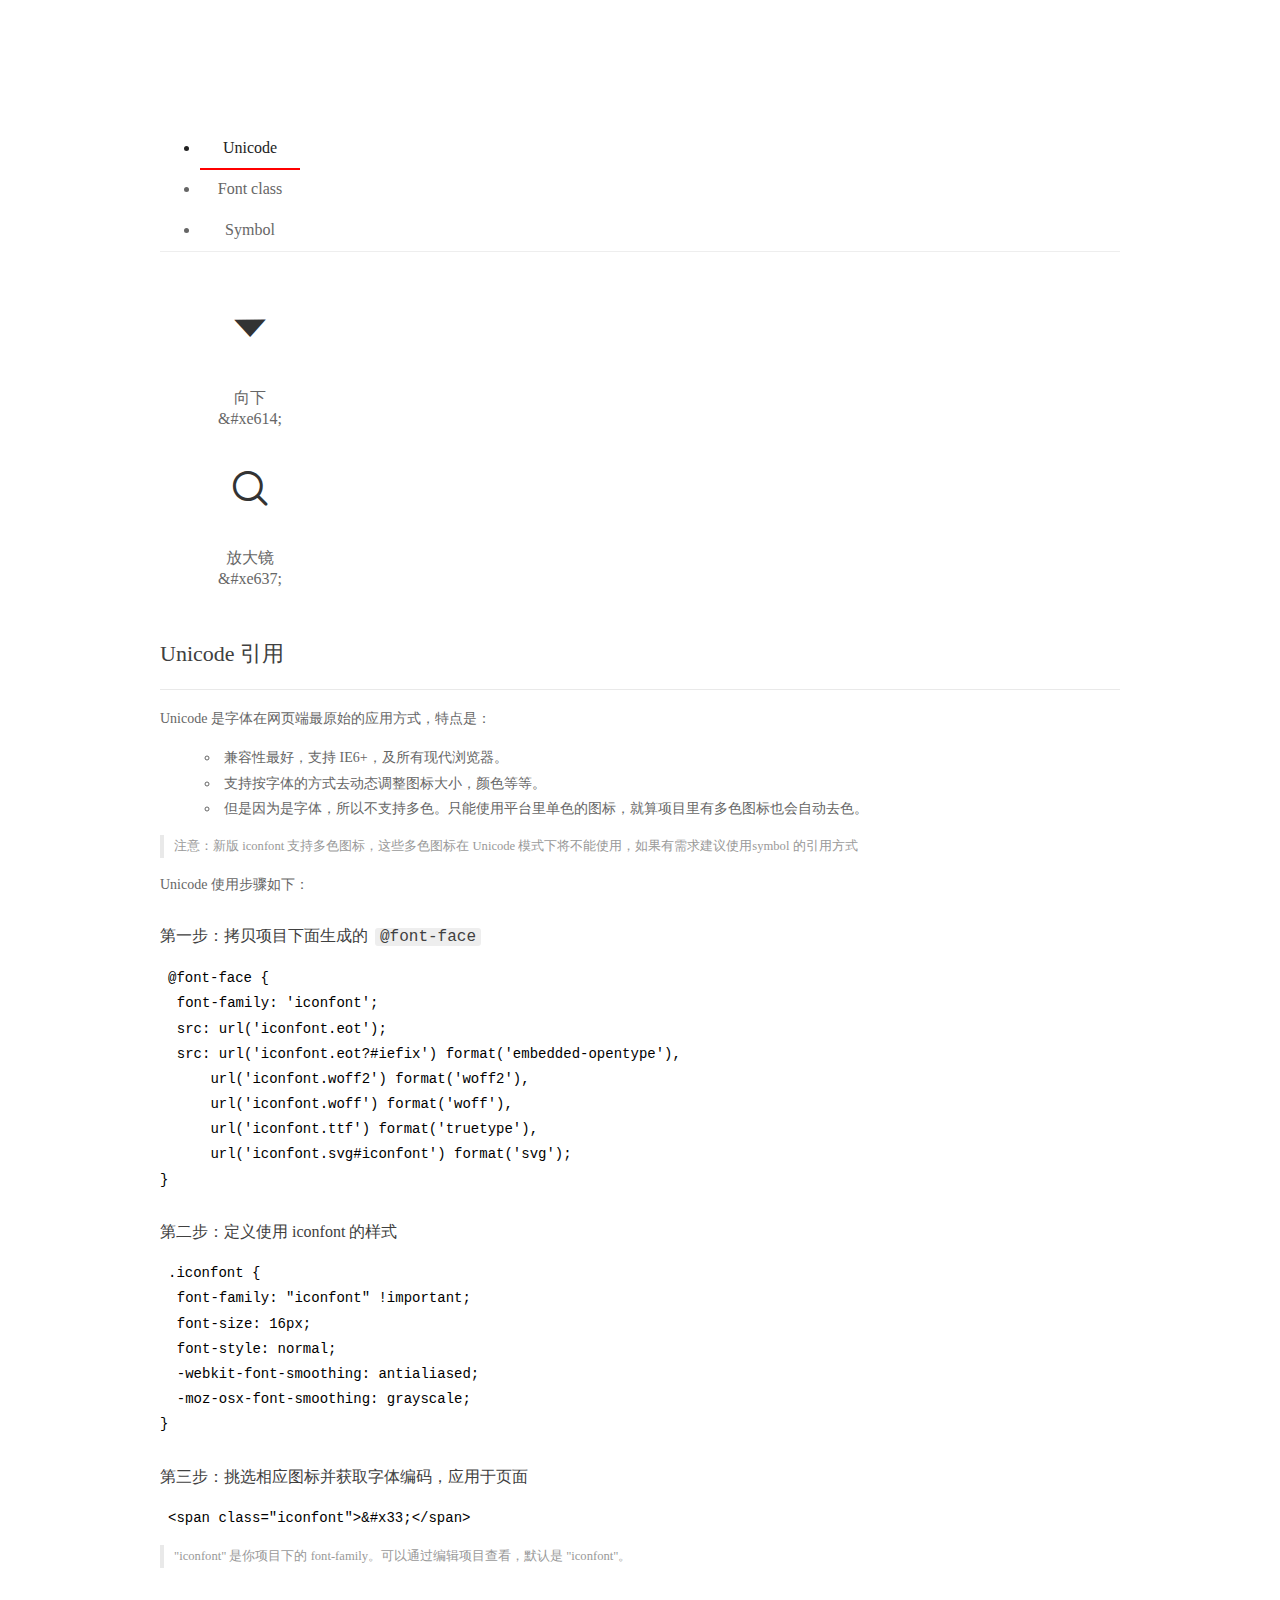
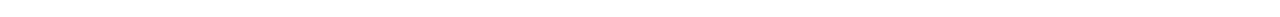
<file: iconfont/7/demo_index.html>
<!DOCTYPE html>
<html>
<head>
  <meta charset="utf-8"/>
  <title>IconFont Demo</title>
  <link rel="shortcut icon" href="https://gtms04.alicdn.com/tps/i4/TB1_oz6GVXXXXaFXpXXJDFnIXXX-64-64.ico" type="image/x-icon"/>
  <link rel="stylesheet" href="https://g.alicdn.com/thx/cube/1.3.2/cube.min.css">
  <link rel="stylesheet" href="demo.css">
  <link rel="stylesheet" href="iconfont.css">
  <script src="iconfont.js"></script>
  <!-- jQuery -->
  <script src="https://a1.alicdn.com/oss/uploads/2018/12/26/7bfddb60-08e8-11e9-9b04-53e73bb6408b.js"></script>
  <!-- 代码高亮 -->
  <script src="https://a1.alicdn.com/oss/uploads/2018/12/26/a3f714d0-08e6-11e9-8a15-ebf944d7534c.js"></script>
</head>
<body>
  <div class="main">
    <h1 class="logo"><a href="https://www.iconfont.cn/" title="iconfont 首页" target="_blank">&#xe86b;</a></h1>
    <div class="nav-tabs">
      <ul id="tabs" class="dib-box">
        <li class="dib active"><span>Unicode</span></li>
        <li class="dib"><span>Font class</span></li>
        <li class="dib"><span>Symbol</span></li>
      </ul>
      
    </div>
    <div class="tab-container">
      <div class="content unicode" style="display: block;">
          <ul class="icon_lists dib-box">
          
            <li class="dib">
              <span class="icon iconfont">&#xe614;</span>
                <div class="name">向下</div>
                <div class="code-name">&amp;#xe614;</div>
              </li>
          
            <li class="dib">
              <span class="icon iconfont">&#xe637;</span>
                <div class="name">放大镜</div>
                <div class="code-name">&amp;#xe637;</div>
              </li>
          
          </ul>
          <div class="article markdown">
          <h2 id="unicode-">Unicode 引用</h2>
          <hr>

          <p>Unicode 是字体在网页端最原始的应用方式，特点是：</p>
          <ul>
            <li>兼容性最好，支持 IE6+，及所有现代浏览器。</li>
            <li>支持按字体的方式去动态调整图标大小，颜色等等。</li>
            <li>但是因为是字体，所以不支持多色。只能使用平台里单色的图标，就算项目里有多色图标也会自动去色。</li>
          </ul>
          <blockquote>
            <p>注意：新版 iconfont 支持多色图标，这些多色图标在 Unicode 模式下将不能使用，如果有需求建议使用symbol 的引用方式</p>
          </blockquote>
          <p>Unicode 使用步骤如下：</p>
          <h3 id="-font-face">第一步：拷贝项目下面生成的 <code>@font-face</code></h3>
<pre><code class="language-css"
>@font-face {
  font-family: 'iconfont';
  src: url('iconfont.eot');
  src: url('iconfont.eot?#iefix') format('embedded-opentype'),
      url('iconfont.woff2') format('woff2'),
      url('iconfont.woff') format('woff'),
      url('iconfont.ttf') format('truetype'),
      url('iconfont.svg#iconfont') format('svg');
}
</code></pre>
          <h3 id="-iconfont-">第二步：定义使用 iconfont 的样式</h3>
<pre><code class="language-css"
>.iconfont {
  font-family: "iconfont" !important;
  font-size: 16px;
  font-style: normal;
  -webkit-font-smoothing: antialiased;
  -moz-osx-font-smoothing: grayscale;
}
</code></pre>
          <h3 id="-">第三步：挑选相应图标并获取字体编码，应用于页面</h3>
<pre>
<code class="language-html"
>&lt;span class="iconfont"&gt;&amp;#x33;&lt;/span&gt;
</code></pre>
          <blockquote>
            <p>"iconfont" 是你项目下的 font-family。可以通过编辑项目查看，默认是 "iconfont"。</p>
          </blockquote>
          </div>
      </div>
      <div class="content font-class">
        <ul class="icon_lists dib-box">
          
          <li class="dib">
            <span class="icon iconfont icon-xiangxia"></span>
            <div class="name">
              向下
            </div>
            <div class="code-name">.icon-xiangxia
            </div>
          </li>
          
          <li class="dib">
            <span class="icon iconfont icon-fangdajing"></span>
            <div class="name">
              放大镜
            </div>
            <div class="code-name">.icon-fangdajing
            </div>
          </li>
          
        </ul>
        <div class="article markdown">
        <h2 id="font-class-">font-class 引用</h2>
        <hr>

        <p>font-class 是 Unicode 使用方式的一种变种，主要是解决 Unicode 书写不直观，语意不明确的问题。</p>
        <p>与 Unicode 使用方式相比，具有如下特点：</p>
        <ul>
          <li>兼容性良好，支持 IE8+，及所有现代浏览器。</li>
          <li>相比于 Unicode 语意明确，书写更直观。可以很容易分辨这个 icon 是什么。</li>
          <li>因为使用 class 来定义图标，所以当要替换图标时，只需要修改 class 里面的 Unicode 引用。</li>
          <li>不过因为本质上还是使用的字体，所以多色图标还是不支持的。</li>
        </ul>
        <p>使用步骤如下：</p>
        <h3 id="-fontclass-">第一步：引入项目下面生成的 fontclass 代码：</h3>
<pre><code class="language-html">&lt;link rel="stylesheet" href="./iconfont.css"&gt;
</code></pre>
        <h3 id="-">第二步：挑选相应图标并获取类名，应用于页面：</h3>
<pre><code class="language-html">&lt;span class="iconfont icon--xxx"&gt;&lt;/span&gt;
</code></pre>
        <blockquote>
          <p>"
            iconfont" 是你项目下的 font-family。可以通过编辑项目查看，默认是 "iconfont"。</p>
        </blockquote>
      </div>
      </div>
      <div class="content symbol">
          <ul class="icon_lists dib-box">
          
            <li class="dib">
                <svg class="icon svg-icon" aria-hidden="true">
                  <use xlink:href="#icon-xiangxia"></use>
                </svg>
                <div class="name">向下</div>
                <div class="code-name">#icon-xiangxia</div>
            </li>
          
            <li class="dib">
                <svg class="icon svg-icon" aria-hidden="true">
                  <use xlink:href="#icon-fangdajing"></use>
                </svg>
                <div class="name">放大镜</div>
                <div class="code-name">#icon-fangdajing</div>
            </li>
          
          </ul>
          <div class="article markdown">
          <h2 id="symbol-">Symbol 引用</h2>
          <hr>

          <p>这是一种全新的使用方式，应该说这才是未来的主流，也是平台目前推荐的用法。相关介绍可以参考这篇<a href="">文章</a>
            这种用法其实是做了一个 SVG 的集合，与另外两种相比具有如下特点：</p>
          <ul>
            <li>支持多色图标了，不再受单色限制。</li>
            <li>通过一些技巧，支持像字体那样，通过 <code>font-size</code>, <code>color</code> 来调整样式。</li>
            <li>兼容性较差，支持 IE9+，及现代浏览器。</li>
            <li>浏览器渲染 SVG 的性能一般，还不如 png。</li>
          </ul>
          <p>使用步骤如下：</p>
          <h3 id="-symbol-">第一步：引入项目下面生成的 symbol 代码：</h3>
<pre><code class="language-html">&lt;script src="./iconfont.js"&gt;&lt;/script&gt;
</code></pre>
          <h3 id="-css-">第二步：加入通用 CSS 代码（引入一次就行）：</h3>
<pre><code class="language-html">&lt;style&gt;
.icon {
  width: 1em;
  height: 1em;
  vertical-align: -0.15em;
  fill: currentColor;
  overflow: hidden;
}
&lt;/style&gt;
</code></pre>
          <h3 id="-">第三步：挑选相应图标并获取类名，应用于页面：</h3>
<pre><code class="language-html">&lt;svg class="icon" aria-hidden="true"&gt;
  &lt;use xlink:href="#icon-xxx"&gt;&lt;/use&gt;
&lt;/svg&gt;
</code></pre>
          </div>
      </div>

    </div>
  </div>
  <script>
  $(document).ready(function () {
      $('.tab-container .content:first').show()

      $('#tabs li').click(function (e) {
        var tabContent = $('.tab-container .content')
        var index = $(this).index()

        if ($(this).hasClass('active')) {
          return
        } else {
          $('#tabs li').removeClass('active')
          $(this).addClass('active')

          tabContent.hide().eq(index).fadeIn()
        }
      })
    })
  </script>
</body>
</html>
</file>
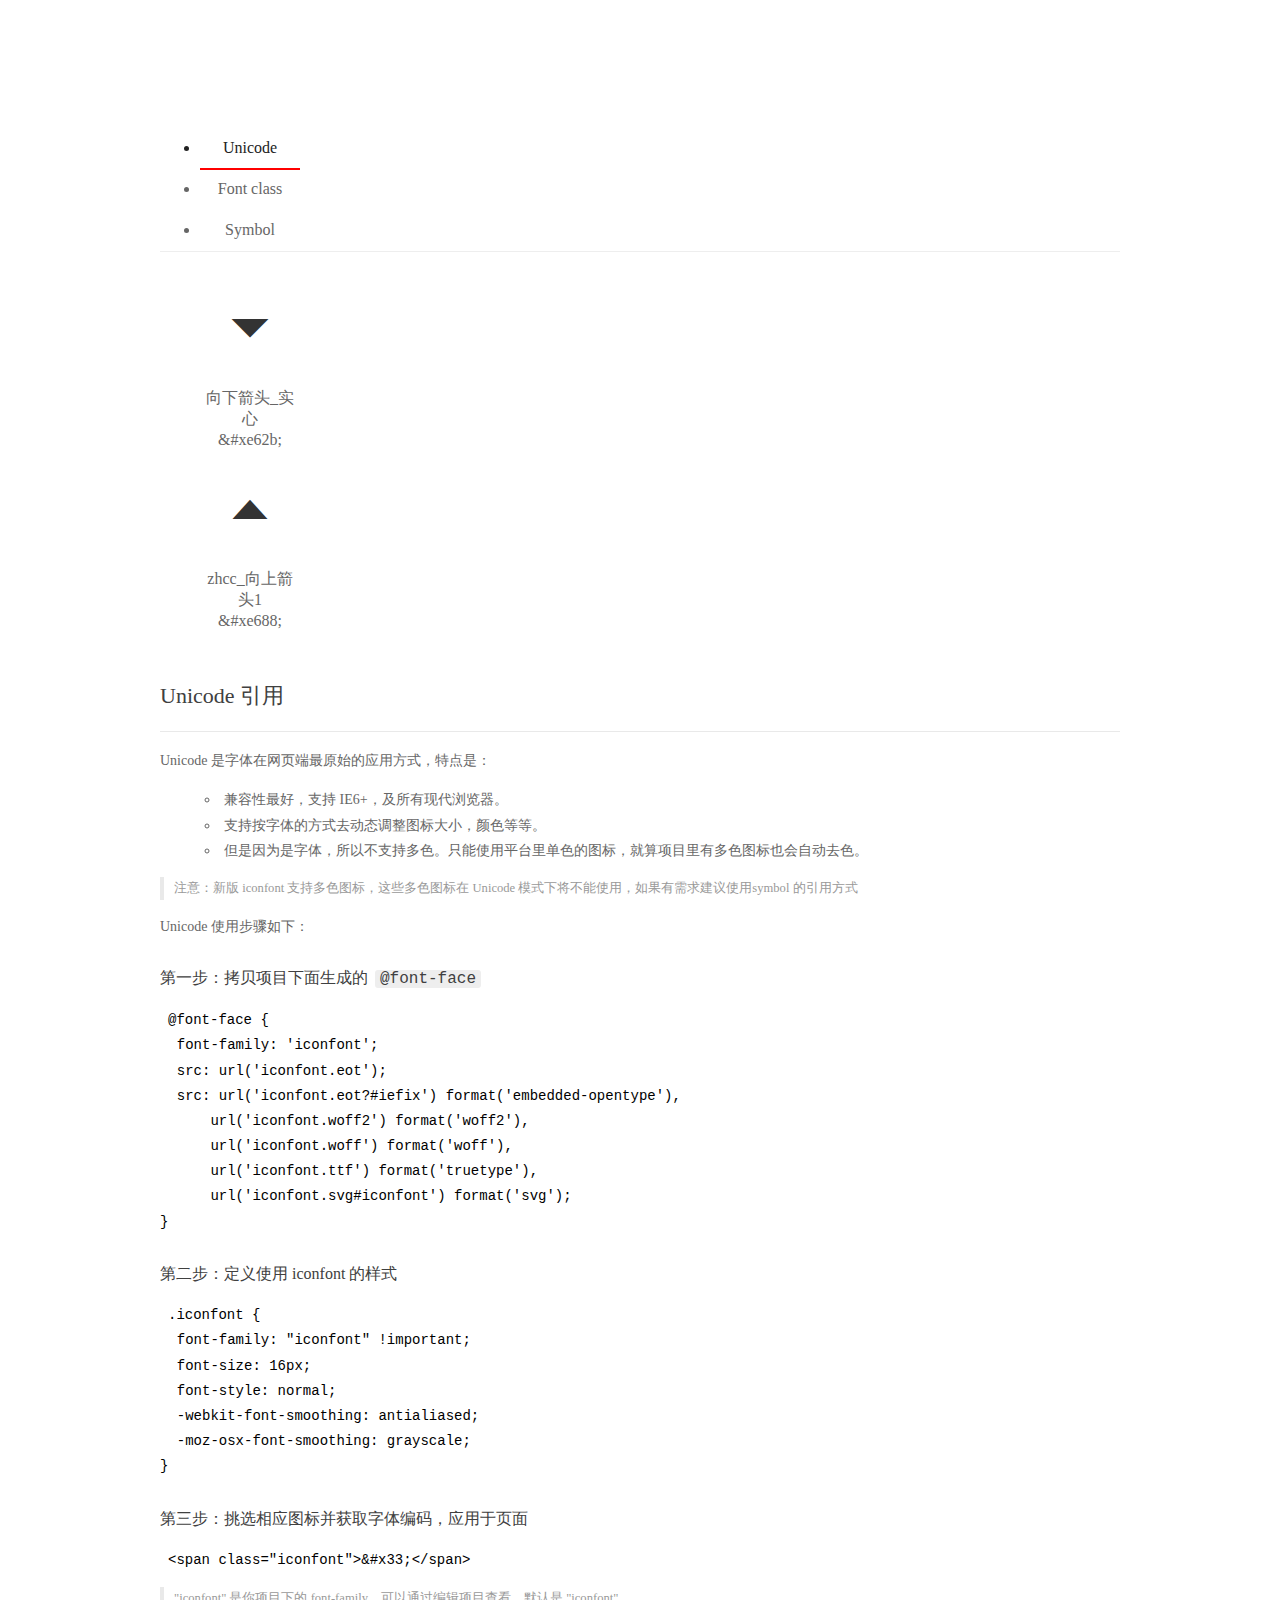
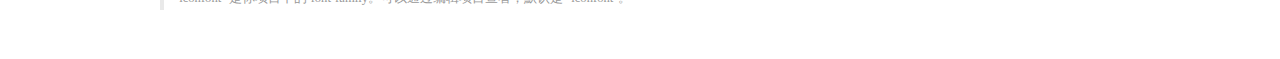
<file: iconfont/2/font/demo_index.html>
<!DOCTYPE html>
<html>
<head>
  <meta charset="utf-8"/>
  <title>IconFont Demo</title>
  <link rel="shortcut icon" href="https://gtms04.alicdn.com/tps/i4/TB1_oz6GVXXXXaFXpXXJDFnIXXX-64-64.ico" type="image/x-icon"/>
  <link rel="stylesheet" href="https://g.alicdn.com/thx/cube/1.3.2/cube.min.css">
  <link rel="stylesheet" href="demo.css">
  <link rel="stylesheet" href="iconfont.css">
  <script src="iconfont.js"></script>
  <!-- jQuery -->
  <script src="https://a1.alicdn.com/oss/uploads/2018/12/26/7bfddb60-08e8-11e9-9b04-53e73bb6408b.js"></script>
  <!-- 代码高亮 -->
  <script src="https://a1.alicdn.com/oss/uploads/2018/12/26/a3f714d0-08e6-11e9-8a15-ebf944d7534c.js"></script>
</head>
<body>
  <div class="main">
    <h1 class="logo"><a href="https://www.iconfont.cn/" title="iconfont 首页" target="_blank">&#xe86b;</a></h1>
    <div class="nav-tabs">
      <ul id="tabs" class="dib-box">
        <li class="dib active"><span>Unicode</span></li>
        <li class="dib"><span>Font class</span></li>
        <li class="dib"><span>Symbol</span></li>
      </ul>
      
    </div>
    <div class="tab-container">
      <div class="content unicode" style="display: block;">
          <ul class="icon_lists dib-box">
          
            <li class="dib">
              <span class="icon iconfont">&#xe62b;</span>
                <div class="name">向下箭头_实心</div>
                <div class="code-name">&amp;#xe62b;</div>
              </li>
          
            <li class="dib">
              <span class="icon iconfont">&#xe688;</span>
                <div class="name">zhcc_向上箭头1</div>
                <div class="code-name">&amp;#xe688;</div>
              </li>
          
          </ul>
          <div class="article markdown">
          <h2 id="unicode-">Unicode 引用</h2>
          <hr>

          <p>Unicode 是字体在网页端最原始的应用方式，特点是：</p>
          <ul>
            <li>兼容性最好，支持 IE6+，及所有现代浏览器。</li>
            <li>支持按字体的方式去动态调整图标大小，颜色等等。</li>
            <li>但是因为是字体，所以不支持多色。只能使用平台里单色的图标，就算项目里有多色图标也会自动去色。</li>
          </ul>
          <blockquote>
            <p>注意：新版 iconfont 支持多色图标，这些多色图标在 Unicode 模式下将不能使用，如果有需求建议使用symbol 的引用方式</p>
          </blockquote>
          <p>Unicode 使用步骤如下：</p>
          <h3 id="-font-face">第一步：拷贝项目下面生成的 <code>@font-face</code></h3>
<pre><code class="language-css"
>@font-face {
  font-family: 'iconfont';
  src: url('iconfont.eot');
  src: url('iconfont.eot?#iefix') format('embedded-opentype'),
      url('iconfont.woff2') format('woff2'),
      url('iconfont.woff') format('woff'),
      url('iconfont.ttf') format('truetype'),
      url('iconfont.svg#iconfont') format('svg');
}
</code></pre>
          <h3 id="-iconfont-">第二步：定义使用 iconfont 的样式</h3>
<pre><code class="language-css"
>.iconfont {
  font-family: "iconfont" !important;
  font-size: 16px;
  font-style: normal;
  -webkit-font-smoothing: antialiased;
  -moz-osx-font-smoothing: grayscale;
}
</code></pre>
          <h3 id="-">第三步：挑选相应图标并获取字体编码，应用于页面</h3>
<pre>
<code class="language-html"
>&lt;span class="iconfont"&gt;&amp;#x33;&lt;/span&gt;
</code></pre>
          <blockquote>
            <p>"iconfont" 是你项目下的 font-family。可以通过编辑项目查看，默认是 "iconfont"。</p>
          </blockquote>
          </div>
      </div>
      <div class="content font-class">
        <ul class="icon_lists dib-box">
          
          <li class="dib">
            <span class="icon iconfont icon-xiangxiajiantoushixin"></span>
            <div class="name">
              向下箭头_实心
            </div>
            <div class="code-name">.icon-xiangxiajiantoushixin
            </div>
          </li>
          
          <li class="dib">
            <span class="icon iconfont icon-zhcc_xiangshangjiantou"></span>
            <div class="name">
              zhcc_向上箭头1
            </div>
            <div class="code-name">.icon-zhcc_xiangshangjiantou
            </div>
          </li>
          
        </ul>
        <div class="article markdown">
        <h2 id="font-class-">font-class 引用</h2>
        <hr>

        <p>font-class 是 Unicode 使用方式的一种变种，主要是解决 Unicode 书写不直观，语意不明确的问题。</p>
        <p>与 Unicode 使用方式相比，具有如下特点：</p>
        <ul>
          <li>兼容性良好，支持 IE8+，及所有现代浏览器。</li>
          <li>相比于 Unicode 语意明确，书写更直观。可以很容易分辨这个 icon 是什么。</li>
          <li>因为使用 class 来定义图标，所以当要替换图标时，只需要修改 class 里面的 Unicode 引用。</li>
          <li>不过因为本质上还是使用的字体，所以多色图标还是不支持的。</li>
        </ul>
        <p>使用步骤如下：</p>
        <h3 id="-fontclass-">第一步：引入项目下面生成的 fontclass 代码：</h3>
<pre><code class="language-html">&lt;link rel="stylesheet" href="./iconfont.css"&gt;
</code></pre>
        <h3 id="-">第二步：挑选相应图标并获取类名，应用于页面：</h3>
<pre><code class="language-html">&lt;span class="iconfont icon--xxx"&gt;&lt;/span&gt;
</code></pre>
        <blockquote>
          <p>"
            iconfont" 是你项目下的 font-family。可以通过编辑项目查看，默认是 "iconfont"。</p>
        </blockquote>
      </div>
      </div>
      <div class="content symbol">
          <ul class="icon_lists dib-box">
          
            <li class="dib">
                <svg class="icon svg-icon" aria-hidden="true">
                  <use xlink:href="#icon-xiangxiajiantoushixin"></use>
                </svg>
                <div class="name">向下箭头_实心</div>
                <div class="code-name">#icon-xiangxiajiantoushixin</div>
            </li>
          
            <li class="dib">
                <svg class="icon svg-icon" aria-hidden="true">
                  <use xlink:href="#icon-zhcc_xiangshangjiantou"></use>
                </svg>
                <div class="name">zhcc_向上箭头1</div>
                <div class="code-name">#icon-zhcc_xiangshangjiantou</div>
            </li>
          
          </ul>
          <div class="article markdown">
          <h2 id="symbol-">Symbol 引用</h2>
          <hr>

          <p>这是一种全新的使用方式，应该说这才是未来的主流，也是平台目前推荐的用法。相关介绍可以参考这篇<a href="">文章</a>
            这种用法其实是做了一个 SVG 的集合，与另外两种相比具有如下特点：</p>
          <ul>
            <li>支持多色图标了，不再受单色限制。</li>
            <li>通过一些技巧，支持像字体那样，通过 <code>font-size</code>, <code>color</code> 来调整样式。</li>
            <li>兼容性较差，支持 IE9+，及现代浏览器。</li>
            <li>浏览器渲染 SVG 的性能一般，还不如 png。</li>
          </ul>
          <p>使用步骤如下：</p>
          <h3 id="-symbol-">第一步：引入项目下面生成的 symbol 代码：</h3>
<pre><code class="language-html">&lt;script src="./iconfont.js"&gt;&lt;/script&gt;
</code></pre>
          <h3 id="-css-">第二步：加入通用 CSS 代码（引入一次就行）：</h3>
<pre><code class="language-html">&lt;style&gt;
.icon {
  width: 1em;
  height: 1em;
  vertical-align: -0.15em;
  fill: currentColor;
  overflow: hidden;
}
&lt;/style&gt;
</code></pre>
          <h3 id="-">第三步：挑选相应图标并获取类名，应用于页面：</h3>
<pre><code class="language-html">&lt;svg class="icon" aria-hidden="true"&gt;
  &lt;use xlink:href="#icon-xxx"&gt;&lt;/use&gt;
&lt;/svg&gt;
</code></pre>
          </div>
      </div>

    </div>
  </div>
  <script>
  $(document).ready(function () {
      $('.tab-container .content:first').show()

      $('#tabs li').click(function (e) {
        var tabContent = $('.tab-container .content')
        var index = $(this).index()

        if ($(this).hasClass('active')) {
          return
        } else {
          $('#tabs li').removeClass('active')
          $(this).addClass('active')

          tabContent.hide().eq(index).fadeIn()
        }
      })
    })
  </script>
</body>
</html>
</file>
<file: css/base.css>
﻿/*
* @Author: dhl
* @Date:   2018-11-26 11:09:25
* @Last Modified by:   dhl
* @Last Modified time: 2018-11-27 11:28:26
*/

body,p,h1,h2,h3,h4,h5,h6,ul,ol,dl,dt,dd,li {
	margin: 0;
	padding: 0;
	list-style: none;
	font-size: 12px;
	font-family: "微软雅黑";
	color: #050505;
}
a {
	text-decoration: none;
	color: #050505;
}
strong,em,i {
	font-weight: 400;
	font-style: normal;
}

img,input {
	border: 0 none;
	outline-style: none;
	padding: 0;

	/* 解决底部3像素空白 */
	vertical-align: bottom;
	/* display: block; */
}


.clearfix::after {
	content: "";
	display: block;
	clear: both;

	height: 0;
	line-height: 0;
	visibility: hidden;
}

.clearfix {
	zoom: 1;
}

.w,.warper {
	width: 1100px;
	margin: 0 auto;
}


.left {
	float: left;
}

.right {
	float: right;
}
</file>
<file: css/haiwai.css>
﻿/* 头部导航 */
.q {
  width: 1000px;
  margin: 0 auto;
}
.topnav {
  width: 100%;
  height: 40px;
  background: #000;
}
.topnav li {
  width: 80px;
  color: #999999;
  line-height: 40px;
  font-size: 13px;
}
.topnav li a {
  display: block;
  width: 100%;
  text-align: center;
  color: #999999;
}
.topnav li a:hover {
  color: #e31436;
  background: #fff;
}
.left_lis {
  position: relative;
}
.left_lis .s_erwei {
  position: absolute;
  top: 49px;
  right: -20px;
  text-align: center;
  background: #ffffff;
  z-index: 100;
}
.left_lis .s_erwei p {
  color: red;
  font-size: 15px;
}
.right_lis {
  position: relative;
}
.geren {
  position: absolute;
  top: 40px;
  left: 160px;
  z-index: 1;
  background: #fff;
}
.geren_zx a:hover{
  color: #e31436;
}
.right_lis .active {
  background: #fff;
}
.geren li a {
  text-align: center;
}
.fuwu {
  position: absolute;
  top: 40px;
  left: 240px;
  z-index: 1;
  background: #fff;
}
.card {
  position: absolute;
  top: 40px;
  left: 320px;
  z-index: 1;
  background: #fff;
}
.consumer {
  position: absolute;
  top: 40px;
  right: 75px;
  z-index: 1;
  background: #fff;
}
.more {
  position: absolute;
  top: 40px;
  right: -5px;
  z-index: 1;
  background: #fff;
}
/* .right_lis .arr {
  border-color: #999 transparent transparent;
  border-style: solid dashed dashed;
  border-width: 4px 4px 0;
  position: absolute;
  top: 20px;
  margin-top: -2px;
} */

/* 搜索区域 */
.seek {
  height: 125px;
}
.seek .logo img {
  margin-top: 25px;
  float: left;
  margin-right: 100px;
}
.grabble {
  position: relative;
}
.grabble span {
  position: absolute;
  top: 42px;
  left: 330px;
  width: 14px;
  height: 14px;
  background-image: url('../img/1/icon.png');
  background-repeat:no-repeat;
  background-position: -466px -667px;
}
.grabble a {
  position: absolute;
  top: 25px;
  right: 192px;
  width: 70px;
  height: 50px;
  border-radius: 50px;
  background: #ff0711;
  background-image: url('../img/1/icon.png'); 
  background-repeat:no-repeat;
  background-position: -482px -650px;
  line-height: 40px;
  color: #fff;
  text-align: center;
}

.seek input{
  width: 600px;
  height: 50px;
  border: 2px solid #ff2337;
  border-radius: 50px;
  padding-left: 43px;
  box-sizing: border-box;
  float: left;
  margin-top: 25px;
  margin-right: 35px;
}
.shop {
  float: left;
  width: 140px;
  height: 50px;
  border-radius: 50px;
  margin-top: 25px;
  border: 2px solid #ff2337;
  position: relative;
}
.shop img {
  width: 25px;
  position: absolute;
  top: 10px;
  left: 30px;
}
.shop span {
  position: absolute;
  font-size: 17px;
  top: 12px;
  left: 65px;
}
.shop:hover {
  background: pink;
}
.seekZong li {
  float: left;
  margin-top: 3px;
  margin-left: 43px;
}
.seekZong li a {
  color: #a2a2a2;
}
.seekZong li:nth-child(4) a {
  color: red;
}
.seekZong li a:hover {
  text-decoration: underline;
}

/* 主体导航 */
.mbody_nav {
  width: 100%;
  height: 40px;
}
/* 上部 */
.s_lis {
  width: 164px;
  height: 40px;
  color: #fff;
  background:linear-gradient(90deg,red,#ff3264);
  cursor: pointer;
  float: left;
  border-bottom: 1px solid #ff5160;
}
.s_lis .s_one {
  float: left;
  margin-top: 15px;
  margin-left: 20px;
}
.s_lis .s_two {
  float: left;
  margin-top: 10px;
  margin-left: 27px;
  font-size: 15px;
}
.s_lis span i{
  width: 15px;
  height: 0;
  border-top: 2px solid #ddd;
  display: block;
  margin-bottom: 3px;
}
/* 右部 */
.r_lis {
  float: left;
}
.r_lis li {
  float: left;
  height: 40px;
  overflow: hidden;
  padding: 0 20px;
  line-height: 50px;
}
.r_lis li a {
  display: block;
  text-align: center;
  font-size: 15px;
  font-weight: 700;
}
.r_lis li a:hover {
  color: #e31436;
}

/* 下部 */
.z_hezi {
  float: left;
}
.x_lis {
  position: relative;
}
.x_lis ul{
  position: absolute;
  top: 0;
  left: 0;
  display: none;
}
.x_lis .itme{
  position: absolute;
  top: 0;
  left: 164px;
  display: none;
}
.x_lis li{
  width: 164px;
  background:linear-gradient(90deg,red,#ff3264);
  border-bottom: 1px solid #ff5160;
}
.x_lis li a {
  width: 100%;
  color: white;
  display: block;
  width: 164px;
  height: 35px;
}
.x_lis li span {
  float: left;
}
.x_lis li a {
  color: #fff;
}
.x_lis a:hover {
  background-color: #fff;
  color: #ff0711;
}
.x_lis .beijing {
  background-color: #fff;
  color: #ff0711;
}
.x_lis .s_one {
  width: 20px;
  height: 20px;
  margin-top: 10px;
  margin-left: 20px;
}
.x_lis .s_two {
  margin-top: 8px;
  margin-left: 20px;
  font-size: 15px;
}
.x_lis .s_three {
  margin-top: 9px;
  margin-left: 20px;
  font-family: "宋体";
  font-size: 20px;
}
.x_lis ul .shan {
  margin-left: 50px;
}
.x_lis .s_one img {
  width: 100%;
}
/* banner区域 */
.banner {
  width: 100%;
}
.banner a {
  display: block;
  width: 100%;
  height: 400px;
  background: url('../img/1/1.jpg');
  background-position: center 0;
}
/* 商品 */
.yanse {
  background: #f0f0f0;
  height: 7183px;
}
.goods_a {
  width: 1000px;
  background: #fff;
}
.goods_a a {
  float: left;
  display: flex;
  width: 249px;
  justify-content: center;
  align-items: center;
  border-bottom: 1px solid #ccc;
  border-right: 1px solid #ccc;
}
.goods_a .a4 {
  border-right: 0 none;
}
.goods_a .a8 {
  border-right: 0 none;
  border-bottom: 0 none;
}
.goods_a .a5 {
  border-bottom: 0 none;
}
.goods_a .a6 {
  border-bottom: 0 none;
}
.goods_a .a7 {
  border-bottom: 0 none;
}
.goods_a .l_good {
  margin-top: -30px;
}
.goods_a .l_good p {
  font-size: 20px;
}
.goods_a .l_good p:nth-child(2) {
  margin-top: 10px;
  width: 43px;
  font-size: 15px;
  border: 1px solid #ccc;
  border-radius: 50px;
}
.goods_a .r_good {
  width: 150px;
  height: 150px;
}
.goods_a .r_good img {
  width: 100%;
}
/* 海外品牌旗舰店  */
.caption {
  margin: 10px 0;
  padding: 0 5px;
  height: 60px;
  line-height: 60px;
  text-align: center;
  font-size: 28px;
}
.cap_lis a {
  width: 19%;
  height: 290px;
  float: left;
  margin-right: 8px;
  border: 1px solid #000;
}
.cap_lis a img {
  width: 100%;
}
.cap_lis .x_cap {
  height: 40px;
  text-align: center;
  line-height: 40px;
}
.cap_lis .x_cap p {
  margin-top: 8px;
  font-size: 25px;
}
.cap_lis .x_cap p:nth-child(2) {
  font-size: 20px
}
/* —畅销店铺排行榜— */
.boom {
  margin: 10px 0;
  padding: 0 5px;
  height: 60px;
  line-height: 60px;
  text-align: center;
  font-size: 28px;
  color: rgb(255, 255, 255);
  background-color: rgb(26, 45, 124);
}
.x_boom a {
  display: block;
  width: 19%;
  height: 280px;
  margin-right: 10px;
  margin-bottom: 10px;
  position: relative;
  background: #fff;
  float: left;
}
.x_boom_s img {
  width: 100%;
}
.x_boom_x img{
  width: 62px;
  height: 62px;
  border-radius: 50%;
  position: absolute;
  top: 155px;
  left: 60px;
}
.x_boom_x p {
  text-align: center;
  margin-top: 10px;
  color: #ff0711;
}
.x_boom_one img {
  height: 18px;
  width: 18px;
  border-radius: 100px;
  position: absolute;
  top: 220px;
  left: 25px;
}
.x_boom_one p {
  margin-top: 30px;
  text-align: center;
  color: #000;
  font-size: 13px;
}
/* 热销爆款 */
.rexiao {
  margin: 10px 0;
  padding: 0 5px;
  height: 60px;
  line-height: 60px;
  text-align: center;
  font-size: 28px;
  color: rgb(255, 255, 255);
  background-color: rgb(26, 45, 124);
}
/* 第一个变化的小盒子 */
.z_rexiao {
  position: relative;
  background: #fff;
}
.x_rexiao a {
  width: 19%;
  height: 280px;
  display: block;
  width: 19%;
  height: 280px;
  margin-right: 8px;
  margin-bottom: 8px;
  background: #fff;
  float: left;
  border: 1px solid #000;
}
.s_re img {
  width: 100%;
  height: 192px;
}
.s_re .s_re_one {
  width: 35px;
  height: 20px;
  background: #ff8385;
  color: #fff;
  font-size: 13px;
  text-align: center;
  line-height: 20px;
  position: absolute;
  top: 0;
  left: 0;
}
.s_re .s_re_two {
  width: 90px;
  height: 17px;
  text-align: center;
  border-radius: 3px;
  line-height: 17px;
  border: 1px solid #ff0711;
  color: #ff0711;
  position: absolute;
  top: 175px;
  left: 20px;
}
.x_re  h5 {
 font-size: 12px;
 margin-top: 5px;
  white-space: nowrap;
  text-overflow: ellipsis;
  overflow: hidden;
  line-height:normal;
} 
.x_re  h6 {
  margin-top: 10px;
  color: #b3b3b3;
  margin-left: 5px;
}
.x_re .x_jia {
  margin-top: 5px;
}
.x_re .x_jia span:nth-child(1) {
  font-size: 20px;
  margin-left: 5px;
  color: #ff0711;
}
.x_re .x_jia span:nth-child(1) i {
  font-size: 12px;
}
.x_re .x_jia del {
  color: #999;
  margin-right: 30px;
}
.x_re .x_jia span:nth-child(3) {
  display: block;
  width: 55px;
  height: 24px;
  padding: 0 6px;
  border-radius: 3px;
  background: #e31436;
  color: #fff;
  font-size: 12px;
  line-height: 24px;
  text-align: center;
  position: absolute;
  right: 5px;
  bottom: 5px;
}
/* 楼梯列表 */
.stair {
  position: fixed;
  top: 200px;
  right: 100px;
  width: 100px;
  background-color: rgb(26, 45, 124);
}
.stair li a {
  display: block;
  width: 100%;
  text-align: center;
  line-height: 30px;
  color: rgb(255, 255, 255);
  border-bottom: 1px solid #000;
}
.stair li:hover,.stair li.current {
  background: #e31436;
}
/* 底部 */
.footer {
  padding: 49px 0;
  border-bottom: 1px solid #eaeaea;
}
.footer li {
  width: 25%;
  float: left;
}
.foot .foot_one {
  width: 44px;
  height: 44px;
  border-radius: 50%;
  border: 2px solid #ccc;
  text-align: center;
  line-height: 44px;
  font-size: 20px;
  font-weight: 700;
  float: left;
  margin-right: 12px;
}
.footer li p:nth-child(2) {
  font-weight: 700;
  font-size: 18px;
}
.footer li p:nth-child(3) {
  font-size: 14px;
}
.foot_top {
  margin-top: 55px;
  position: relative;
}
/* 中部 */
.foot_top_one {
  margin-right: 60px;
}
.foot_top_one .weixin {
  margin-top: 30px;
}
.weixin p {
  float: left;
  margin-top: 8px;
  margin-right: 15px;
}
.weixin a {
  float: left;
  display: block;
  width: 35px;
  height: 35px;
  border-radius: 50%;
  margin-right: 15px;
}
.weixin a:nth-child(2) {
  background: url('../img/1/icon.png') no-repeat 
  -751px -69px;
}
.weixin a:nth-child(3) {
  background: url('../img/1/icon.png') no-repeat 
  -794px -69px;
}
.weixin a:nth-child(4) {
  background: url('../img/1/icon.png') no-repeat 
  -838px -69px;
}
.weixin a:nth-child(2) span {
  position: absolute;
  top: 130px;
  left: 20px;
}
.weixin a:nth-child(3) span {
  position: absolute;
  top: 130px;
  left: 73px;
}
.weixin a:nth-child(4) span {
  position: absolute;
  top: 130px;
  left: 123px;
}
.foot_top_two dl {
  margin-right: 40px;
}
.foot_top_two dl dt {
  font-size: 20px;
  margin-bottom: 30px;
}
.foot_top_two  dd a{
  line-height: 25px;
  font-size: 13px;
}
.foot_top_two  dd a:hover {
  text-decoration: underline;
}
.foot_top_three p {
  margin-left: 15px;
  margin-top: 10px;
}
/* 下部 */
.foot_bottom {
  height: 190px;
  background: #333333;
  margin-top: 100px; 
  overflow: hidden;
}
.foot_bottom_one {
  margin-top: 30px;
  text-align: center;
  line-height: 35px;
  position: relative;
}
.foot_bottom_one a {
  color:  #c2c2c2;
}
.foot_bottom_one span {
  color:  #c2c2c2;
}
.foot_bottom_one a:hover {
  text-decoration: underline;
}
.zuihou a  img{
  height: 30px;
  margin: 5px 15px 0 0;
}
.xiaotubiao {
  position: absolute;
  top: 60px;
  left: 80px;
}
</file>
<file: iconfont/1/iconfont.css>
@font-face {font-family: "iconfont";
  src: url('iconfont.eot?t=1547717536807'); /* IE9 */
  src: url('iconfont.eot?t=1547717536807#iefix') format('embedded-opentype'), /* IE6-IE8 */
  url('[data-uri]') format('woff2'),
  url('iconfont.woff?t=1547717536807') format('woff'),
  url('iconfont.ttf?t=1547717536807') format('truetype'), /* chrome, firefox, opera, Safari, Android, iOS 4.2+ */
  url('iconfont.svg?t=1547717536807#iconfont') format('svg'); /* iOS 4.1- */
}

.iconfont {
  font-family: "iconfont" !important;
  font-size: 16px;
  font-style: normal;
  -webkit-font-smoothing: antialiased;
  -moz-osx-font-smoothing: grayscale;
}

.icon-huazhuangshui:before {
  content: "\f01ab";
}

.icon-yingerche:before {
  content: "\e61f";
}

.icon-baozhuanhuan:before {
  content: "\e66f";
}

.icon-shijian:before {
  content: "\e609";
}

.icon-shumajiadianleimu:before {
  content: "\e6f1";
}

.icon-aixin:before {
  content: "\e617";
}

.icon-xiangyoujiantou:before {
  content: "\e60c";
}

.icon-fenlei:before {
  content: "\e611";
}

.icon-hanbao:before {
  content: "\e616";
}

.icon-zhinanzhen:before {
  content: "\e627";
}

.icon-yijia:before {
  content: "\e618";
}

.icon-chongwuxihu:before {
  content: "\e613";
}

.icon-jiaju:before {
  content: "\e645";
}
</file>
<file: css/7/base.css>
body,p,h1,h2,h3,h4,h5,h6,ul,ol,dl,li,dt,dd {
    margin: 0px;
    padding: 0px;
    font-size: 14px;
    font-family: "宋体";
    list-style: none;
    color: #050505;
}
body {
    background-color: #f6f6f6;
}
a {
    text-decoration: none;
    color: #999999;
}
a:hover{
    color: #ffffff;
}
input,img {
    border: 0 none;
    outline-style: none;
    padding: 0;
    display: block;
}
.clearfix::after {
    content: '';
    display: block;
    clear: both;
    height: 0;
    line-height: 0;
    visibility: hidden;
}
.clearfix {
    zoom: 1;
}
.w {
    width: 1090px;
    margin:0 auto;
}
.left {
    float: left;
}
.right {
    float: right;
}
</file>
<file: css/7/guojiaguan.css>
.topnav {
  width: 100%;
  height: 30px;
  background-color: #000000;
  font-size: 12px;
}
.topnav .w {
  height: 30px;
}
.topnav .lefttopnav {
  color: #999999;
  line-height: 30px;
}
.topnav .lefttopnav a {
  margin-left: 15px;
}
.topnav .lefttopnav div {
  margin-left: 15px;
}
.topnav .lefttopnav div a:nth-child(2) {
  position: absolute;
  display: none;
  top: 35px;
  left: 400px;
  background: #fff;
  z-index: 100;
  width: 120px;
  padding: 7px 7px;
  box-sizing: border-box;
}
.topnav .lefttopnav div p {
  color: red;
  text-align: center;
}
.topnav .rightopnav ul {
  height: 30px;
}
.topnav .rightopnav ul li {
  color: #999999;
  height: 30px;
  line-height: 30px;
  width: 80px;
  text-align: center;
}
.topnav .rightopnav ul li .divtop {
  height: 100%;
}
.topnav .rightopnav ul li a {
  font-size: 12px;
  text-align: center;
}
.topnav .rightopnav span {
  font-size: 10px;
  margin-left: -6px;
}
.topnav .rightopnav .divbottom {
  width: 90px;
  border: 1px solid #ccc;
  display: none;
  background: #fff;
  box-sizing: border-box;
  padding: 0 4px;
  position: absolute;
  z-index: 100;
}
.topnav .rightopnav .divbottom p {
  font-size: 12px;
  color: #999999;
}
.header {
  height: 100px;
  padding-top: 25px;
  box-sizing: border-box;
}
.header .logo img {
  width: 210px;
}
.header .search {
  margin-left: 150px;
}
.header .search .topsearch {
  height: 35px;
  width: 500px;
  border: 2px solid #ff234c;
  border-radius: 20px;
  margin-bottom: 5px;
}
.header .search .topsearch input {
  height: 31px;
  width: 414px;
  margin-top: 2px;
  background: #f0f0f0;
  margin-left: 5px;
}
.header .search span:nth-child(1) {
  margin-top: 8px;
  margin-left: 5px;
  color: #ccc;
}
.header .search span:nth-child(3) {
  height: 35px;
  width: 55px;
  background-color: #ff234c;
  border-radius: 20px;
  text-align: center;
  line-height: 35px;
  color: #fff;
  font-size: 20px;
}
.header .search .bottomsearch li {
  color: #999999;
  float: left;
  padding: 0 15px;
  font-size: 12px;
}
.header .search .bottomsearch li:nth-child(4) {
  color: #ff234c;
}
.header .cat {
  height: 40px;
  width: 120px;
  border: 2px solid #ff234c;
  margin-left: 50px;
  border-radius: 20px;
  padding-top: 8px;
  box-sizing: border-box;
}
.header .cat img {
  width: 20px;
  margin-left: 15px;
  float: left;
}
.header .cat a {
  margin-left: 5px;
  margin-top: 3px;
  color: #000000;
}
.topTabBox {
  height: 40px;
  position: relative;
}
.topTabBox .TabBoxleft {
  width: 164px;
  height: 100%;
  background: linear-gradient(90deg, red, #ff3264);
  padding: 10px 15px;
  box-sizing: border-box;
}
.topTabBox .TabBoxleft img {
  width: 20px;
}
.topTabBox .TabBoxleft span:nth-child(2) {
  color: #fff;
  margin-left: 20px;
  margin-top: 3px;
}
.topTabBox .TabBoxright {
  height: 100%;
  line-height: 40px;
}
.topTabBox .TabBoxright ul {
  margin-left: 10px;
}
.topTabBox .TabBoxright li {
  margin: 0 20px;
}
.topTabBox .TabBoxright li a {
  color: #000000;
  font-weight: 600;
}
.topTabBox .TabBoxright li a:hover {
  color: #ff3264;
}
.topTabBox .TabBoxright li:nth-child(4) a {
  color: #ff3264;
}
.topTabBox .TabBoxbottom {
  position: absolute;
  top: 40px;
  width: 100%;
  height: 471px;
}
.topTabBox .TabBox_leftlist {
  width: 164px;
  height: 470px;
  background: linear-gradient(90deg, red, #ff3264);
  display: none;
}
.topTabBox .TabBox_leftlist ul {
  height: 100%;
  width: 100%;
  padding: 0 5px;
  box-sizing: border-box;
}
.topTabBox .TabBox_leftlist ul li {
  width: 100%;
  height: 42px;
  border-top: 1px solid #ccc;
  padding: 0 13px;
  box-sizing: border-box;
  color: #999999;
  line-height: 40px;
  font-weight: 500;
}
.topTabBox .TabBox_leftlist ul li img {
  width: 27px;
  margin-top: 7px;
  margin-right: 10px;
}
.topTabBox .TabBox_leftlist ul li div:nth-child(3) {
  margin-left: 16px;
}
.topTabBox .bannerlist img {
  height: 470px;
  width: 925px;
}
.topTabBox .bannerlist .itme {
  position: absolute;
  display: none;
}
.bg_box img {
  width: 100%;
  height: 476px;
}
.m_list {
  height: 360px;
  width: 100%;
  background: #13182c;
  padding-top: 20px;
  box-sizing: border-box;
}
.m_list li {
  height: 160px;
  width: 260px;
  background-color: #efefef;
  margin-right: 3px;
  margin-bottom: 3px;
  float: left;
}
.m_list li img {
  width: 100%;
  height: 100%;
}
.onelistnav {
  height: 56px;
  width: 100%;
  background: #13182c;
  padding-top: 5px;
  box-sizing: border-box;
}
.onelistnav div {
  height: 40px;
  width: 110px;
  color: #fff;
  border: 1px solid #fff;
  margin: 0 auto;
  font-size: 20px;
  line-height: 40px;
  text-align: center;
}
.onelist {
  height: 1200px;
  background: #13182c;
}
.onelist li {
  width: 210px;
  margin-left: 6px;
  margin-bottom: 6px;
  box-sizing: border-box;
  background: #fff;
  position: relative;
  height: 294px;
}
.onelist li .out {
  width: 100%;
  position: absolute;
  background-color: #fff;
  border: 1px solid #fff;
}
.onelist li img {
  width: 100%;
}
.onelist li p {
  font-weight: 600;
  text-overflow: ellipsis;
  overflow: hidden;
  white-space: nowrap;
  padding: 0 10px;
  box-sizing: border-box;
  margin-bottom: 10px;
}
.onelist li span {
  color: #999999;
  font-size: 14px;
}
.onelist li .s_list {
  width: 100%;
  height: 38px;
  padding: 3px 5px;
  box-sizing: border-box;
  line-height: 38px;
  background: #fff;
}
.onelist li .s_list img {
  width: 30px;
  margin-top: 3px;
}
.onelist li .s_list p {
  padding: 0 0;
  font-size: 22px;
  font-weight: 700;
  color: red;
  margin-right: 5px;
  margin-bottom: 0;
}
.onelist li .s_list span {
  font-size: 14px;
  color: red;
  margin-top: 2px;
}
.onelist li .s_list del {
  font-size: 14px;
  color: #999999;
}
.twolist {
  height: 1200px;
}
.twolist li {
  width: 212px;
  margin-left: 5px;
  margin-bottom: 6px;
  box-sizing: border-box;
  background: #fff;
  position: relative;
  height: 294px;
}
.twolist li .out {
  width: 100%;
  position: absolute;
  background-color: #fff;
  border: 1px solid #000000;
}
.twolist li img {
  width: 100%;
}
.twolist li p {
  font-weight: 600;
  text-overflow: ellipsis;
  overflow: hidden;
  white-space: nowrap;
  padding: 0 10px;
  box-sizing: border-box;
  margin-bottom: 10px;
}
.twolist li span {
  color: #999999;
  font-size: 14px;
}
.twolist li .s_list {
  width: 100%;
  height: 38px;
  padding: 3px 5px;
  box-sizing: border-box;
  line-height: 38px;
  background: #fff;
}
.twolist li .s_list img {
  width: 30px;
  margin-top: 3px;
}
.twolist li .s_list p {
  padding: 0 0;
  font-size: 22px;
  font-weight: 700;
  color: red;
  margin-right: 5px;
  margin-bottom: 0;
}
.twolist li .s_list span {
  font-size: 14px;
  color: red;
  margin-top: 2px;
}
.twolist li .s_list del {
  font-size: 14px;
  color: #999999;
}
.foot img {
  width: 100%;
}
.righttap {
  height: 253px;
  width: 100px;
  background-color: #f68383;
  position: fixed;
  left: 1325px;
  top: 200px;
  display: none;
}
.righttap ul {
  height: 100%;
  width: 100%;
}
.righttap ul li:nth-child(1) {
  height: 35px;
  border-bottom: 1px solid #999999;
  padding-left: 10px;
  box-sizing: border-box;
}
.righttap ul li:nth-child(1) img {
  width: 20px;
  margin-top: 7px;
}
.righttap ul li:nth-child(1) span {
  margin-top: 10px;
  display: block;
  font-size: 12px;
  color: #f0f0f0;
  margin-left: 10px;
}
.righttap ul li {
  height: 25px;
  width: 100%;
  border-bottom: 1px solid #999999;
  line-height: 25px;
  font-size: 12px;
  color: #f0f0f0;
  text-align: center;
}
.righttap ul li:nth-child(9) {
  height: 100%;
  width: 100%;
}
.righttap ul li:nth-child(9) p {
  color: #f0f0f0;
  margin-top: 5px;
}
.righttap ul .active {
  background-color: #999999;
}
</file>
<file: iconfont/7/iconfont.css>
@font-face {font-family: "iconfont";
  src: url('iconfont.eot?t=1547635177199'); /* IE9 */
  src: url('iconfont.eot?t=1547635177199#iefix') format('embedded-opentype'), /* IE6-IE8 */
  url('[data-uri]') format('woff2'),
  url('iconfont.woff?t=1547635177199') format('woff'),
  url('iconfont.ttf?t=1547635177199') format('truetype'), /* chrome, firefox, opera, Safari, Android, iOS 4.2+ */
  url('iconfont.svg?t=1547635177199#iconfont') format('svg'); /* iOS 4.1- */
}

.iconfont {
  font-family: "iconfont" !important;
  font-size: 16px;
  font-style: normal;
  -webkit-font-smoothing: antialiased;
  -moz-osx-font-smoothing: grayscale;
}

.icon-xiangxia:before {
  content: "\e614";
}

.icon-fangdajing:before {
  content: "\e637";
}
</file>
<file: css/index3.css>
.w2 {
  width: 1000px;
  margin: 0 auto;
}
nav {
  background-color: black;
  height: 30px;
  width: 100%;
  line-height: 30px;
}
nav .nav_left {
  position: relative;
}
nav .nav_left span {
  color: #ccc;
}
nav .nav_left a {
  color: #ccc;
  margin-left: 20px;
}
nav .nav_left a:hover {
  color: #fff;
}
nav .nav_left .erweima {
  width: 130px;
  text-align: center;
  position: absolute;
  left: 180px;
  background: #fff;
  display: none;
}
nav .nav_left .erweima .sanjiao {
  width: 0px;
  border-left: 10px solid transparent;
  border-top: 10px solid transparent;
  border-bottom: 10px solid #f1eded;
  border-right: 10px solid transparent;
  margin-left: 55px;
}
nav .nav_left .erweima p {
  color: red;
  font-size: 14px;
}
nav .nav_right {
  position: relative;
}
nav .nav_right ul {
  display: none;
  text-align: center;
}
nav .nav_right ul a {
  color: #8b8888;
}
nav .nav_right .active {
  background: #fff;
}
nav .nav_right div {
  float: left;
  padding: 0 12px;
  box-sizing: border-box;
}
nav .nav_right div a {
  color: #ccc;
  display: block;
  width: 100%;
}
nav .nav_right div a:hover {
  color: red;
}
nav .nav_right .zhongxin {
  position: absolute;
  left: 145px;
  top: 30px;
  background: #fff;
  z-index: 999;
  padding: 0 8px;
}
nav .nav_right .kefu {
  position: absolute;
  left: 220px;
  top: 30px;
  background: #fff;
  z-index: 999;
  padding: 0 8px;
}
nav .nav_right .xiaofei {
  position: absolute;
  left: 365px;
  top: 30px;
  background: #fff;
  z-index: 999;
  padding: 0 8px;
}
nav .nav_right .gengduo {
  position: absolute;
  left: 420px;
  top: 30px;
  background: #fff;
  z-index: 999;
  width: 100px;
  padding: 0 5px;
}
header .logo {
  width: 210px;
  height: 65px;
  margin-top: 20px;
}
header .search {
  position: relative;
  margin-left: 120px;
}
header .search input:first-child {
  height: 40px;
  width: 510px;
  border: 2px solid red;
  border-radius: 20px;
  padding-left: 20px;
  box-sizing: border-box;
  margin-top: 20px;
}
header .search .btn {
  height: 40px;
  width: 70px;
  border-radius: 20px;
  background-color: red;
  position: absolute;
  right: 0px;
  top: 20px;
}
header .search span {
  font-size: 25px;
  color: #fff;
  position: absolute;
  right: 22px;
  top: 28px;
}
header .car {
  height: 40px;
  width: 122px;
  border: 2px solid red;
  border-radius: 20px;
  margin-top: 20px;
  margin-left: 50px;
  position: relative;
}
header .car a {
  display: block;
  height: 100%;
  width: 100%;
}
header .car a span {
  font-size: 18px;
  line-height: 40px;
  margin-left: 5px;
}
header .car a span:last-child {
  display: block;
  height: 20px;
  width: 20px;
  border-radius: 50%;
  background-color: #f00;
  color: #fff;
  text-align: center;
  line-height: 20px;
  position: absolute;
  right: 10px;
  top: 10px;
}
header .car:hover {
  background: #fd7c7c;
}
header .tishici {
  margin: 10px 120px;
}
header .tishici li {
  float: left;
  font-size: 12px;
  margin: 0 18px;
}
header .tishici li a {
  color: #ccc;
}
header .tishici li a:hover {
  color: red;
}
.m_nav .l_product h4 {
  height: 41px;
  width: 164px;
  background: linear-gradient(to right, #f00, #ff3264);
  line-height: 41px;
  font-size: 14px;
  color: #fff;
  font-weight: 400;
}
.m_nav .l_product h4 .iconfont {
  margin-left: 12px;
}
.m_nav .l_product h4 .wenzi {
  margin-left: 24px;
}
.m_nav .l_product ul {
  width: 164px;
  display: none;
  position: absolute;
}
.m_nav .l_product ul li {
  background: linear-gradient(to right, #f00, #ff3264);
}
.m_nav .l_product ul li a {
  display: block;
  height: 41px;
  line-height: 41px;
  font-size: 16px;
  color: #fff;
  border-bottom: 1px solid #ccc;
  padding: 0 5px;
  box-sizing: border-box;
}
.m_nav .l_product ul li a span {
  font-family: '宋体';
}
.m_nav .l_product ul li a .iconfont {
  margin-left: 12px;
}
.m_nav .l_product ul li a .wenzi {
  margin-left: 15px;
}
.m_nav .l_product ul li a:hover {
  background-color: #fff;
  color: red;
}
.m_nav .l_product ul li img {
  width: 20px;
  height: 20px;
}
.m_nav .r_nav_list {
  margin-left: 30px;
  margin-top: 10px;
}
.m_nav .r_nav_list ul li {
  float: left;
  margin: 0 15px;
}
.m_nav .r_nav_list ul li a {
  font-size: 16px;
  font-weight: 700;
}
.m_nav .caidan {
  width: 800px;
  height: 451px;
  left: 374px ;
  top: 170px;
  position: absolute;
}
.m_nav .caidan img {
  width: 100%;
  height: 100%;
  display: none;
}
.m_nav .active {
  display: block;
}
.banner {
  height: 428px;
  width: 100%;
  background: url('../img/3/banner.jpg');
}
.mian_body {
  background-color: #d7ebd7;
  padding-top: 20px;
}
.mian_body .content .content_top {
  width: 100%;
  height: 60px;
  text-align: center;
  line-height: 60px;
  font-size: 28px;
  font-weight: 700;
  color: #fff;
  background-color: #43485c;
}
.mian_body .content .content_body {
  position: relative;
  border: 1px solid;
  width: 194px;
  margin: 10px 2px;
}
.mian_body .content .content_body .content_img {
  width: 100%;
}
.mian_body .content .content_body .content_img img {
  width: 100%;
}
.mian_body .content .content_body .dazhe {
  color: red;
  padding: 2px 3px;
  font-size: 12px;
  border: 1px solid red;
  border-radius: 5px;
  box-sizing: border-box;
  margin-left: 10px;
}
.mian_body .content .content_body h3 {
  height: 22px;
  line-height: 20px;
  /* 实现文字溢出部分显示省略号 */
  /* 在容器末尾处换行 */
  word-break: bleak-all;
  /* 超出部分显示省略号 */
  text-overflow: ellipsis;
  /* 显示几行 */
  -webkit-line-clamp: 1;
  /* 垂直显示 */
  -webkit-box-orient: vertical;
  /* 转换为盒子 */
  display: -webkit-box;
  overflow: hidden;
  margin-left: 5px;
  margin-top: 5px;
}
.mian_body .content .content_body h3 a {
  font-size: 14px;
  font-weight: 700;
}
.mian_body .content .content_body h3 a:hover {
  text-decoration: underline;
}
.mian_body .content .content_body p {
  color: #ccc;
  margin: 0 5px 5px;
}
.mian_body .content .content_body .jiage {
  margin-bottom: 10px;
}
.mian_body .content .content_body .jiage span {
  font-size: 20px;
  color: red;
  font-weight: 700;
  margin: 0 5px;
}
.mian_body .content .content_body .jiage del {
  font-size: 12px;
  color: #ccc;
  margin-top: 10px;
}
.mian_body .content .content_body .jiage .jg_car {
  height: 27px;
  width: 27px;
  border-radius: 50%;
  background: #f00 ;
  margin-right: 10px;
}
.mian_body .content .content_body .jiage .jg_car a {
  height: 100%;
  width: 100%;
  display: block;
}
.mian_body .content .content_body .jiage .jg_car a span {
  color: #fff;
  line-height: 27px;
}
.mian_body .content .content2_body {
  position: relative;
  width: 244px;
  height: 350px;
  margin: 10px 2px;
}
.mian_body .content .content2_body .content2_img {
  width: 100%;
}
.mian_body .content .content2_body .content2_img img {
  width: 100%;
  height: 244px;
}
.mian_body .content .content2_body .pp_text {
  height: 110px;
  padding-top: 50px;
  box-sizing: border-box;
  width: 244px;
}
.mian_body .content .content2_body .pp_text a {
  display: block;
  text-align: center;
}
.mian_body .content .content2_body .pp_text a:first-child {
  font-weight: 700;
}
.mian_body .content .content2_body .pp_text a:last-child {
  color: #f00;
}
.mian_body .content .content2_body .pp_img {
  width: 82px;
  height: 82px;
  position: absolute;
  left: 50%;
  margin-left: -41px;
  top: 200px;
}
.mian_body .content .content2_body .pp_img a {
  display: block;
  width: 100%;
  height: 100%;
}
.mian_body .content .content2_body .pp_img a img {
  width: 100%;
  height: 100%;
  border-radius: 50%;
}
.mian_body .content .content3_body {
  position: relative;
  width: 244px;
  height: 350px;
  margin: 10px 2px;
  border: 1px solid;
}
.mian_body .content .content3_body .content_img {
  width: 100%;
}
.mian_body .content .content3_body .content_img img {
  width: 100%;
}
.mian_body .content .content3_body .dazhe {
  color: red;
  padding: 2px 3px;
  font-size: 12px;
  border: 1px solid red;
  border-radius: 5px;
  box-sizing: border-box;
  margin-left: 10px;
}
.mian_body .content .content3_body h3 {
  height: 22px;
  line-height: 20px;
  /* 实现文字溢出部分显示省略号 */
  /* 在容器末尾处换行 */
  word-break: bleak-all;
  /* 超出部分显示省略号 */
  text-overflow: ellipsis;
  /* 显示几行 */
  -webkit-line-clamp: 1;
  /* 垂直显示 */
  -webkit-box-orient: vertical;
  /* 转换为盒子 */
  display: -webkit-box;
  overflow: hidden;
  margin-left: 5px;
  margin-top: 5px;
}
.mian_body .content .content3_body h3 a {
  font-size: 14px;
  font-weight: 700;
}
.mian_body .content .content3_body h3 a:hover {
  text-decoration: underline;
}
.mian_body .content .content3_body p {
  color: #ccc;
  margin: 0 5px 5px;
}
.mian_body .content .content3_body .jiage {
  margin-bottom: 10px;
}
.mian_body .content .content3_body .jiage span {
  font-size: 20px;
  color: red;
  font-weight: 700;
  margin: 0 5px;
}
.mian_body .content .content3_body .jiage del {
  font-size: 12px;
  color: #ccc;
  margin-top: 10px;
}
.mian_body .content .content3_body .jiage .jg_car {
  height: 27px;
  width: 27px;
  border-radius: 50%;
  background: #f00 ;
  margin-right: 10px;
}
.mian_body .content .content3_body .jiage .jg_car a {
  height: 100%;
  width: 100%;
  display: block;
}
.mian_body .content .content3_body .jiage .jg_car a span {
  color: #fff;
  line-height: 27px;
}
.mian_body .content .content4_body {
  height: 164px;
  width: 164px;
  margin: 10px 1px;
  position: relative;
}
.mian_body .content .content4_body a {
  display: block;
  height: 100%;
  width: 100%;
}
.mian_body .content .content4_body a img {
  height: 100%;
  width: 100%;
}
.mian_body .content .content4_body a span {
  position: absolute;
  top: 10px;
  right: 10px;
  color: #f00;
  font-size: 16px;
  display: none;
}
aside {
  background-color: #43485c;
  width: 100px;
  height: 436px;
  position: fixed;
  z-index: 100;
  top: 250px;
  left: 50%;
  margin-left: 530px;
  display: none;
}
aside .active {
  background: #000;
}
aside .aside_car {
  display: block;
  width: 100%;
  height: 30px;
  text-align: center;
  line-height: 30px;
  font-size: 13px;
  color: #fff;
}
aside .aside_gettop {
  display: block;
  width: 100%;
  height: 30px;
}
aside .aside_gettop div {
  text-align: center;
  font-size: 13px;
  color: #fff;
}
aside ul li {
  padding: 5px 0;
  box-sizing: border-box;
  text-align: center;
}
aside ul li a {
  display: block;
  width: 100%;
  height: 100%;
  font-size: 13px;
  color: #fff;
}
aside ul li:last-child a {
  display: block;
  width: 100%;
  height: 100%;
}
aside ul li:last-child a div {
  font-size: 13px;
  color: #fff;
  margin-top: -6px;
}
.foot .foot-one {
  height: 147px;
  border-bottom: 1px solid #ccc;
}
.foot .foot-one ul {
  width: 100%;
  display: flex;
}
.foot .foot-one ul li {
  flex: 1;
  height: 147px;
  padding-top: 50px;
  display: flex;
  justify-content: center;
}
.foot .foot-one ul li .footOneItem {
  height: 47px;
}
.foot .foot-one ul li .footOneItem .foorIcon {
  height: 44px;
  width: 44px;
  text-align: center;
  line-height: 44px;
  border: 1px solid #ccc;
  border-radius: 50%;
  color: #000;
  font-weight: 700;
  font-size: 18px;
  margin-right: 10px;
}
.foot .foot-one ul li .footOneItem h3 {
  font-size: 16px;
  color: #000;
  font-weight: 700;
}
.foot .foot-one ul li .footOneItem p {
  color: #000;
}
.foot .foot-two {
  padding: 45px 0;
  display: flex;
}
.foot .foot-two .footTwoLeft {
  flex: 2;
}
.foot .foot-two .footTwoLeft .footLogo {
  width: 100%;
}
.foot .foot-two .footTwoLeft .footLogo a {
  display: block;
  width: 100%;
}
.foot .foot-two .footTwoLeft .footLogo a img {
  display: block;
  width: 60%;
}
.foot .foot-two .footTwoLeft .footContact {
  margin-top: 10px;
}
.foot .foot-two .footTwoLeft .footContact img {
  vertical-align: middle;
  margin: 0 6px;
}
.foot .foot-two .footTwoMid {
  flex: 4;
  display: flex;
}
.foot .foot-two .footTwoMid dl {
  float: left;
  flex: 1;
}
.foot .foot-two .footTwoMid dl dt {
  font-size: 18px;
  margin-bottom: 10px;
}
.foot .foot-two .footTwoMid dl dd {
  line-height: 29px;
}
.foot .foot-two .footTwoRight {
  flex: 1;
  text-align: center;
}
.foot .foot-Three {
  background-color: #333;
  width: 100%;
  padding: 20px 0;
  text-align: center;
  line-height: 30px;
}
.foot .foot-Three img {
  vertical-align: middle;
}
.foot .foot-Three a {
  color: #c2c2c2;
}
.foot .foot-Three .lastLinks img {
  height: 30px;
  margin-right: 6px;
}
</file>
<file: iconfont/3/icon/iconfont.css>
@font-face {font-family: "iconfont";
  src: url('iconfont.eot?t=1547628263761'); /* IE9 */
  src: url('iconfont.eot?t=1547628263761#iefix') format('embedded-opentype'), /* IE6-IE8 */
  url('[data-uri]') format('woff2'),
  url('iconfont.woff?t=1547628263761') format('woff'),
  url('iconfont.ttf?t=1547628263761') format('truetype'), /* chrome, firefox, opera, Safari, Android, iOS 4.2+ */
  url('iconfont.svg?t=1547628263761#iconfont') format('svg'); /* iOS 4.1- */
}

.iconfont {
  font-family: "iconfont" !important;
  font-size: 16px;
  font-style: normal;
  -webkit-font-smoothing: antialiased;
  -moz-osx-font-smoothing: grayscale;
}

.icon-sanjiao:before {
  content: "\e65a";
}

.icon-gouwuche:before {
  content: "\e60c";
}

.icon-icon-:before {
  content: "\e60d";
}

.icon-icon_xinlang-chunselogo:before {
  content: "\e65e";
}

.icon-weixin:before {
  content: "\e620";
}
</file>
<file: iconfont/3/icon2/iconfont.css>
@font-face {font-family: "iconfont";
  src: url('iconfont.eot?t=1547717536807'); /* IE9 */
  src: url('iconfont.eot?t=1547717536807#iefix') format('embedded-opentype'), /* IE6-IE8 */
  url('[data-uri]') format('woff2'),
  url('iconfont.woff?t=1547717536807') format('woff'),
  url('iconfont.ttf?t=1547717536807') format('truetype'), /* chrome, firefox, opera, Safari, Android, iOS 4.2+ */
  url('iconfont.svg?t=1547717536807#iconfont') format('svg'); /* iOS 4.1- */
}

.iconfont {
  font-family: "iconfont" !important;
  font-size: 16px;
  font-style: normal;
  -webkit-font-smoothing: antialiased;
  -moz-osx-font-smoothing: grayscale;
}

.icon-huazhuangshui:before {
  content: "\f01ab";
}

.icon-yingerche:before {
  content: "\e61f";
}

.icon-baozhuanhuan:before {
  content: "\e66f";
}

.icon-shijian:before {
  content: "\e609";
}

.icon-shumajiadianleimu:before {
  content: "\e6f1";
}

.icon-aixin:before {
  content: "\e617";
}

.icon-xiangyoujiantou:before {
  content: "\e60c";
}

.icon-fenlei:before {
  content: "\e611";
}

.icon-hanbao:before {
  content: "\e616";
}

.icon-zhinanzhen:before {
  content: "\e627";
}

.icon-yijia:before {
  content: "\e618";
}

.icon-chongwuxihu:before {
  content: "\e613";
}

.icon-jiaju:before {
  content: "\e645";
}
</file>
<file: iconfont/1/demo.css>
/* Logo 字体 */
@font-face {
  font-family: "iconfont logo";
  src: url('https://at.alicdn.com/t/font_985780_km7mi63cihi.eot?t=1545807318834');
  src: url('https://at.alicdn.com/t/font_985780_km7mi63cihi.eot?t=1545807318834#iefix') format('embedded-opentype'),
    url('https://at.alicdn.com/t/font_985780_km7mi63cihi.woff?t=1545807318834') format('woff'),
    url('https://at.alicdn.com/t/font_985780_km7mi63cihi.ttf?t=1545807318834') format('truetype'),
    url('https://at.alicdn.com/t/font_985780_km7mi63cihi.svg?t=1545807318834#iconfont') format('svg');
}

.logo {
  font-family: "iconfont logo";
  font-size: 160px;
  font-style: normal;
  -webkit-font-smoothing: antialiased;
  -moz-osx-font-smoothing: grayscale;
}

/* tabs */
.nav-tabs {
  position: relative;
}

.nav-tabs .nav-more {
  position: absolute;
  right: 0;
  bottom: 0;
  height: 42px;
  line-height: 42px;
  color: #666;
}

#tabs {
  border-bottom: 1px solid #eee;
}

#tabs li {
  cursor: pointer;
  width: 100px;
  height: 40px;
  line-height: 40px;
  text-align: center;
  font-size: 16px;
  border-bottom: 2px solid transparent;
  position: relative;
  z-index: 1;
  margin-bottom: -1px;
  color: #666;
}


#tabs .active {
  border-bottom-color: #f00;
  color: #222;
}

.tab-container .content {
  display: none;
}

/* 页面布局 */
.main {
  padding: 30px 100px;
  width: 960px;
  margin: 0 auto;
}

.main .logo {
  color: #333;
  text-align: left;
  margin-bottom: 30px;
  line-height: 1;
  height: 110px;
  margin-top: -50px;
  overflow: hidden;
  *zoom: 1;
}

.main .logo a {
  font-size: 160px;
  color: #333;
}

.helps {
  margin-top: 40px;
}

.helps pre {
  padding: 20px;
  margin: 10px 0;
  border: solid 1px #e7e1cd;
  background-color: #fffdef;
  overflow: auto;
}

.icon_lists {
  width: 100% !important;
  overflow: hidden;
  *zoom: 1;
}

.icon_lists li {
  width: 100px;
  margin-bottom: 10px;
  margin-right: 20px;
  text-align: center;
  list-style: none !important;
  cursor: default;
}

.icon_lists li .code-name {
  line-height: 1.2;
}

.icon_lists .icon {
  display: block;
  height: 100px;
  line-height: 100px;
  font-size: 42px;
  margin: 10px auto;
  color: #333;
  -webkit-transition: font-size 0.25s linear, width 0.25s linear;
  -moz-transition: font-size 0.25s linear, width 0.25s linear;
  transition: font-size 0.25s linear, width 0.25s linear;
}

.icon_lists .icon:hover {
  font-size: 100px;
}

.icon_lists .svg-icon {
  /* 通过设置 font-size 来改变图标大小 */
  width: 1em;
  /* 图标和文字相邻时，垂直对齐 */
  vertical-align: -0.15em;
  /* 通过设置 color 来改变 SVG 的颜色/fill */
  fill: currentColor;
  /* path 和 stroke 溢出 viewBox 部分在 IE 下会显示
      normalize.css 中也包含这行 */
  overflow: hidden;
}

.icon_lists li .name,
.icon_lists li .code-name {
  color: #666;
}

/* markdown 样式 */
.markdown {
  color: #666;
  font-size: 14px;
  line-height: 1.8;
}

.highlight {
  line-height: 1.5;
}

.markdown img {
  vertical-align: middle;
  max-width: 100%;
}

.markdown h1 {
  color: #404040;
  font-weight: 500;
  line-height: 40px;
  margin-bottom: 24px;
}

.markdown h2,
.markdown h3,
.markdown h4,
.markdown h5,
.markdown h6 {
  color: #404040;
  margin: 1.6em 0 0.6em 0;
  font-weight: 500;
  clear: both;
}

.markdown h1 {
  font-size: 28px;
}

.markdown h2 {
  font-size: 22px;
}

.markdown h3 {
  font-size: 16px;
}

.markdown h4 {
  font-size: 14px;
}

.markdown h5 {
  font-size: 12px;
}

.markdown h6 {
  font-size: 12px;
}

.markdown hr {
  height: 1px;
  border: 0;
  background: #e9e9e9;
  margin: 16px 0;
  clear: both;
}

.markdown p {
  margin: 1em 0;
}

.markdown>p,
.markdown>blockquote,
.markdown>.highlight,
.markdown>ol,
.markdown>ul {
  width: 80%;
}

.markdown ul>li {
  list-style: circle;
}

.markdown>ul li,
.markdown blockquote ul>li {
  margin-left: 20px;
  padding-left: 4px;
}

.markdown>ul li p,
.markdown>ol li p {
  margin: 0.6em 0;
}

.markdown ol>li {
  list-style: decimal;
}

.markdown>ol li,
.markdown blockquote ol>li {
  margin-left: 20px;
  padding-left: 4px;
}

.markdown code {
  margin: 0 3px;
  padding: 0 5px;
  background: #eee;
  border-radius: 3px;
}

.markdown strong,
.markdown b {
  font-weight: 600;
}

.markdown>table {
  border-collapse: collapse;
  border-spacing: 0px;
  empty-cells: show;
  border: 1px solid #e9e9e9;
  width: 95%;
  margin-bottom: 24px;
}

.markdown>table th {
  white-space: nowrap;
  color: #333;
  font-weight: 600;
}

.markdown>table th,
.markdown>table td {
  border: 1px solid #e9e9e9;
  padding: 8px 16px;
  text-align: left;
}

.markdown>table th {
  background: #F7F7F7;
}

.markdown blockquote {
  font-size: 90%;
  color: #999;
  border-left: 4px solid #e9e9e9;
  padding-left: 0.8em;
  margin: 1em 0;
}

.markdown blockquote p {
  margin: 0;
}

.markdown .anchor {
  opacity: 0;
  transition: opacity 0.3s ease;
  margin-left: 8px;
}

.markdown .waiting {
  color: #ccc;
}

.markdown h1:hover .anchor,
.markdown h2:hover .anchor,
.markdown h3:hover .anchor,
.markdown h4:hover .anchor,
.markdown h5:hover .anchor,
.markdown h6:hover .anchor {
  opacity: 1;
  display: inline-block;
}

.markdown>br,
.markdown>p>br {
  clear: both;
}


.hljs {
  display: block;
  background: white;
  padding: 0.5em;
  color: #333333;
  overflow-x: auto;
}

.hljs-comment,
.hljs-meta {
  color: #969896;
}

.hljs-string,
.hljs-variable,
.hljs-template-variable,
.hljs-strong,
.hljs-emphasis,
.hljs-quote {
  color: #df5000;
}

.hljs-keyword,
.hljs-selector-tag,
.hljs-type {
  color: #a71d5d;
}

.hljs-literal,
.hljs-symbol,
.hljs-bullet,
.hljs-attribute {
  color: #0086b3;
}

.hljs-section,
.hljs-name {
  color: #63a35c;
}

.hljs-tag {
  color: #333333;
}

.hljs-title,
.hljs-attr,
.hljs-selector-id,
.hljs-selector-class,
.hljs-selector-attr,
.hljs-selector-pseudo {
  color: #795da3;
}

.hljs-addition {
  color: #55a532;
  background-color: #eaffea;
}

.hljs-deletion {
  color: #bd2c00;
  background-color: #ffecec;
}

.hljs-link {
  text-decoration: underline;
}

/* 代码高亮 */
/* PrismJS 1.15.0
https://prismjs.com/download.html#themes=prism&languages=markup+css+clike+javascript */
/**
 * prism.js default theme for JavaScript, CSS and HTML
 * Based on dabblet (http://dabblet.com)
 * @author Lea Verou
 */
code[class*="language-"],
pre[class*="language-"] {
  color: black;
  background: none;
  text-shadow: 0 1px white;
  font-family: Consolas, Monaco, 'Andale Mono', 'Ubuntu Mono', monospace;
  text-align: left;
  white-space: pre;
  word-spacing: normal;
  word-break: normal;
  word-wrap: normal;
  line-height: 1.5;

  -moz-tab-size: 4;
  -o-tab-size: 4;
  tab-size: 4;

  -webkit-hyphens: none;
  -moz-hyphens: none;
  -ms-hyphens: none;
  hyphens: none;
}

pre[class*="language-"]::-moz-selection,
pre[class*="language-"] ::-moz-selection,
code[class*="language-"]::-moz-selection,
code[class*="language-"] ::-moz-selection {
  text-shadow: none;
  background: #b3d4fc;
}

pre[class*="language-"]::selection,
pre[class*="language-"] ::selection,
code[class*="language-"]::selection,
code[class*="language-"] ::selection {
  text-shadow: none;
  background: #b3d4fc;
}

@media print {

  code[class*="language-"],
  pre[class*="language-"] {
    text-shadow: none;
  }
}

/* Code blocks */
pre[class*="language-"] {
  padding: 1em;
  margin: .5em 0;
  overflow: auto;
}

:not(pre)>code[class*="language-"],
pre[class*="language-"] {
  background: #f5f2f0;
}

/* Inline code */
:not(pre)>code[class*="language-"] {
  padding: .1em;
  border-radius: .3em;
  white-space: normal;
}

.token.comment,
.token.prolog,
.token.doctype,
.token.cdata {
  color: slategray;
}

.token.punctuation {
  color: #999;
}

.namespace {
  opacity: .7;
}

.token.property,
.token.tag,
.token.boolean,
.token.number,
.token.constant,
.token.symbol,
.token.deleted {
  color: #905;
}

.token.selector,
.token.attr-name,
.token.string,
.token.char,
.token.builtin,
.token.inserted {
  color: #690;
}

.token.operator,
.token.entity,
.token.url,
.language-css .token.string,
.style .token.string {
  color: #9a6e3a;
  background: hsla(0, 0%, 100%, .5);
}

.token.atrule,
.token.attr-value,
.token.keyword {
  color: #07a;
}

.token.function,
.token.class-name {
  color: #DD4A68;
}

.token.regex,
.token.important,
.token.variable {
  color: #e90;
}

.token.important,
.token.bold {
  font-weight: bold;
}

.token.italic {
  font-style: italic;
}

.token.entity {
  cursor: help;
}
</file>
<file: iconfont/2/iconfont.css>
@font-face {font-family: "iconfont";
  src: url('iconfont.eot?t=1534382222048'); /* IE9*/
  src: url('iconfont.eot?t=1534382222048#iefix') format('embedded-opentype'), /* IE6-IE8 */
  url('[data-uri]') format('woff'),
  url('iconfont.ttf?t=1534382222048') format('truetype'), /* chrome, firefox, opera, Safari, Android, iOS 4.2+*/
  url('iconfont.svg?t=1534382222048#iconfont') format('svg'); /* iOS 4.1- */
}

.iconfont {
  font-family:"iconfont" !important;
  font-size:16px;
  font-style:normal;
  -webkit-font-smoothing: antialiased;
  -moz-osx-font-smoothing: grayscale;
}

.icon-gouwuchetianjia:before { content: "\e640"; }

.icon-sousuo:before { content: "\e651"; }

.icon-xiangxiajiantou:before { content: "\e65e"; }

.icon-zhaoxiangji:before { content: "\e663"; }
</file>
<file: iconfont/6/demo.css>
/* Logo 字体 */
@font-face {
  font-family: "iconfont logo";
  src: url('https://at.alicdn.com/t/font_985780_km7mi63cihi.eot?t=1545807318834');
  src: url('https://at.alicdn.com/t/font_985780_km7mi63cihi.eot?t=1545807318834#iefix') format('embedded-opentype'),
    url('https://at.alicdn.com/t/font_985780_km7mi63cihi.woff?t=1545807318834') format('woff'),
    url('https://at.alicdn.com/t/font_985780_km7mi63cihi.ttf?t=1545807318834') format('truetype'),
    url('https://at.alicdn.com/t/font_985780_km7mi63cihi.svg?t=1545807318834#iconfont') format('svg');
}

.logo {
  font-family: "iconfont logo";
  font-size: 160px;
  font-style: normal;
  -webkit-font-smoothing: antialiased;
  -moz-osx-font-smoothing: grayscale;
}

/* tabs */
.nav-tabs {
  position: relative;
}

.nav-tabs .nav-more {
  position: absolute;
  right: 0;
  bottom: 0;
  height: 42px;
  line-height: 42px;
  color: #666;
}

#tabs {
  border-bottom: 1px solid #eee;
}

#tabs li {
  cursor: pointer;
  width: 100px;
  height: 40px;
  line-height: 40px;
  text-align: center;
  font-size: 16px;
  border-bottom: 2px solid transparent;
  position: relative;
  z-index: 1;
  margin-bottom: -1px;
  color: #666;
}


#tabs .active {
  border-bottom-color: #f00;
  color: #222;
}

.tab-container .content {
  display: none;
}

/* 页面布局 */
.main {
  padding: 30px 100px;
  width: 960px;
  margin: 0 auto;
}

.main .logo {
  color: #333;
  text-align: left;
  margin-bottom: 30px;
  line-height: 1;
  height: 110px;
  margin-top: -50px;
  overflow: hidden;
  *zoom: 1;
}

.main .logo a {
  font-size: 160px;
  color: #333;
}

.helps {
  margin-top: 40px;
}

.helps pre {
  padding: 20px;
  margin: 10px 0;
  border: solid 1px #e7e1cd;
  background-color: #fffdef;
  overflow: auto;
}

.icon_lists {
  width: 100% !important;
  overflow: hidden;
  *zoom: 1;
}

.icon_lists li {
  width: 100px;
  margin-bottom: 10px;
  margin-right: 20px;
  text-align: center;
  list-style: none !important;
  cursor: default;
}

.icon_lists li .code-name {
  line-height: 1.2;
}

.icon_lists .icon {
  display: block;
  height: 100px;
  line-height: 100px;
  font-size: 42px;
  margin: 10px auto;
  color: #333;
  -webkit-transition: font-size 0.25s linear, width 0.25s linear;
  -moz-transition: font-size 0.25s linear, width 0.25s linear;
  transition: font-size 0.25s linear, width 0.25s linear;
}

.icon_lists .icon:hover {
  font-size: 100px;
}

.icon_lists .svg-icon {
  /* 通过设置 font-size 来改变图标大小 */
  width: 1em;
  /* 图标和文字相邻时，垂直对齐 */
  vertical-align: -0.15em;
  /* 通过设置 color 来改变 SVG 的颜色/fill */
  fill: currentColor;
  /* path 和 stroke 溢出 viewBox 部分在 IE 下会显示
      normalize.css 中也包含这行 */
  overflow: hidden;
}

.icon_lists li .name,
.icon_lists li .code-name {
  color: #666;
}

/* markdown 样式 */
.markdown {
  color: #666;
  font-size: 14px;
  line-height: 1.8;
}

.highlight {
  line-height: 1.5;
}

.markdown img {
  vertical-align: middle;
  max-width: 100%;
}

.markdown h1 {
  color: #404040;
  font-weight: 500;
  line-height: 40px;
  margin-bottom: 24px;
}

.markdown h2,
.markdown h3,
.markdown h4,
.markdown h5,
.markdown h6 {
  color: #404040;
  margin: 1.6em 0 0.6em 0;
  font-weight: 500;
  clear: both;
}

.markdown h1 {
  font-size: 28px;
}

.markdown h2 {
  font-size: 22px;
}

.markdown h3 {
  font-size: 16px;
}

.markdown h4 {
  font-size: 14px;
}

.markdown h5 {
  font-size: 12px;
}

.markdown h6 {
  font-size: 12px;
}

.markdown hr {
  height: 1px;
  border: 0;
  background: #e9e9e9;
  margin: 16px 0;
  clear: both;
}

.markdown p {
  margin: 1em 0;
}

.markdown>p,
.markdown>blockquote,
.markdown>.highlight,
.markdown>ol,
.markdown>ul {
  width: 80%;
}

.markdown ul>li {
  list-style: circle;
}

.markdown>ul li,
.markdown blockquote ul>li {
  margin-left: 20px;
  padding-left: 4px;
}

.markdown>ul li p,
.markdown>ol li p {
  margin: 0.6em 0;
}

.markdown ol>li {
  list-style: decimal;
}

.markdown>ol li,
.markdown blockquote ol>li {
  margin-left: 20px;
  padding-left: 4px;
}

.markdown code {
  margin: 0 3px;
  padding: 0 5px;
  background: #eee;
  border-radius: 3px;
}

.markdown strong,
.markdown b {
  font-weight: 600;
}

.markdown>table {
  border-collapse: collapse;
  border-spacing: 0px;
  empty-cells: show;
  border: 1px solid #e9e9e9;
  width: 95%;
  margin-bottom: 24px;
}

.markdown>table th {
  white-space: nowrap;
  color: #333;
  font-weight: 600;
}

.markdown>table th,
.markdown>table td {
  border: 1px solid #e9e9e9;
  padding: 8px 16px;
  text-align: left;
}

.markdown>table th {
  background: #F7F7F7;
}

.markdown blockquote {
  font-size: 90%;
  color: #999;
  border-left: 4px solid #e9e9e9;
  padding-left: 0.8em;
  margin: 1em 0;
}

.markdown blockquote p {
  margin: 0;
}

.markdown .anchor {
  opacity: 0;
  transition: opacity 0.3s ease;
  margin-left: 8px;
}

.markdown .waiting {
  color: #ccc;
}

.markdown h1:hover .anchor,
.markdown h2:hover .anchor,
.markdown h3:hover .anchor,
.markdown h4:hover .anchor,
.markdown h5:hover .anchor,
.markdown h6:hover .anchor {
  opacity: 1;
  display: inline-block;
}

.markdown>br,
.markdown>p>br {
  clear: both;
}


.hljs {
  display: block;
  background: white;
  padding: 0.5em;
  color: #333333;
  overflow-x: auto;
}

.hljs-comment,
.hljs-meta {
  color: #969896;
}

.hljs-string,
.hljs-variable,
.hljs-template-variable,
.hljs-strong,
.hljs-emphasis,
.hljs-quote {
  color: #df5000;
}

.hljs-keyword,
.hljs-selector-tag,
.hljs-type {
  color: #a71d5d;
}

.hljs-literal,
.hljs-symbol,
.hljs-bullet,
.hljs-attribute {
  color: #0086b3;
}

.hljs-section,
.hljs-name {
  color: #63a35c;
}

.hljs-tag {
  color: #333333;
}

.hljs-title,
.hljs-attr,
.hljs-selector-id,
.hljs-selector-class,
.hljs-selector-attr,
.hljs-selector-pseudo {
  color: #795da3;
}

.hljs-addition {
  color: #55a532;
  background-color: #eaffea;
}

.hljs-deletion {
  color: #bd2c00;
  background-color: #ffecec;
}

.hljs-link {
  text-decoration: underline;
}

/* 代码高亮 */
/* PrismJS 1.15.0
https://prismjs.com/download.html#themes=prism&languages=markup+css+clike+javascript */
/**
 * prism.js default theme for JavaScript, CSS and HTML
 * Based on dabblet (http://dabblet.com)
 * @author Lea Verou
 */
code[class*="language-"],
pre[class*="language-"] {
  color: black;
  background: none;
  text-shadow: 0 1px white;
  font-family: Consolas, Monaco, 'Andale Mono', 'Ubuntu Mono', monospace;
  text-align: left;
  white-space: pre;
  word-spacing: normal;
  word-break: normal;
  word-wrap: normal;
  line-height: 1.5;

  -moz-tab-size: 4;
  -o-tab-size: 4;
  tab-size: 4;

  -webkit-hyphens: none;
  -moz-hyphens: none;
  -ms-hyphens: none;
  hyphens: none;
}

pre[class*="language-"]::-moz-selection,
pre[class*="language-"] ::-moz-selection,
code[class*="language-"]::-moz-selection,
code[class*="language-"] ::-moz-selection {
  text-shadow: none;
  background: #b3d4fc;
}

pre[class*="language-"]::selection,
pre[class*="language-"] ::selection,
code[class*="language-"]::selection,
code[class*="language-"] ::selection {
  text-shadow: none;
  background: #b3d4fc;
}

@media print {

  code[class*="language-"],
  pre[class*="language-"] {
    text-shadow: none;
  }
}

/* Code blocks */
pre[class*="language-"] {
  padding: 1em;
  margin: .5em 0;
  overflow: auto;
}

:not(pre)>code[class*="language-"],
pre[class*="language-"] {
  background: #f5f2f0;
}

/* Inline code */
:not(pre)>code[class*="language-"] {
  padding: .1em;
  border-radius: .3em;
  white-space: normal;
}

.token.comment,
.token.prolog,
.token.doctype,
.token.cdata {
  color: slategray;
}

.token.punctuation {
  color: #999;
}

.namespace {
  opacity: .7;
}

.token.property,
.token.tag,
.token.boolean,
.token.number,
.token.constant,
.token.symbol,
.token.deleted {
  color: #905;
}

.token.selector,
.token.attr-name,
.token.string,
.token.char,
.token.builtin,
.token.inserted {
  color: #690;
}

.token.operator,
.token.entity,
.token.url,
.language-css .token.string,
.style .token.string {
  color: #9a6e3a;
  background: hsla(0, 0%, 100%, .5);
}

.token.atrule,
.token.attr-value,
.token.keyword {
  color: #07a;
}

.token.function,
.token.class-name {
  color: #DD4A68;
}

.token.regex,
.token.important,
.token.variable {
  color: #e90;
}

.token.important,
.token.bold {
  font-weight: bold;
}

.token.italic {
  font-style: italic;
}

.token.entity {
  cursor: help;
}
</file>
<file: iconfont/6/iconfont.css>
@font-face {font-family: "iconfont";
  src: url('iconfont.eot?t=1547288317910'); /* IE9 */
  src: url('iconfont.eot?t=1547288317910#iefix') format('embedded-opentype'), /* IE6-IE8 */
  url('[data-uri]') format('woff2'),
  url('iconfont.woff?t=1547288317910') format('woff'),
  url('iconfont.ttf?t=1547288317910') format('truetype'), /* chrome, firefox, opera, Safari, Android, iOS 4.2+ */
  url('iconfont.svg?t=1547288317910#iconfont') format('svg'); /* iOS 4.1- */
}

.iconfont {
  font-family: "iconfont" !important;
  font-size: 16px;
  font-style: normal;
  -webkit-font-smoothing: antialiased;
  -moz-osx-font-smoothing: grayscale;
}

.icon-caidan:before {
  content: "\e790";
}

.icon-search-1-copy:before {
  content: "\e609";
}

.icon-jiantou:before {
  content: "\e606";
}
</file>
<file: iconfont/7/demo.css>
/* Logo 字体 */
@font-face {
  font-family: "iconfont logo";
  src: url('https://at.alicdn.com/t/font_985780_km7mi63cihi.eot?t=1545807318834');
  src: url('https://at.alicdn.com/t/font_985780_km7mi63cihi.eot?t=1545807318834#iefix') format('embedded-opentype'),
    url('https://at.alicdn.com/t/font_985780_km7mi63cihi.woff?t=1545807318834') format('woff'),
    url('https://at.alicdn.com/t/font_985780_km7mi63cihi.ttf?t=1545807318834') format('truetype'),
    url('https://at.alicdn.com/t/font_985780_km7mi63cihi.svg?t=1545807318834#iconfont') format('svg');
}

.logo {
  font-family: "iconfont logo";
  font-size: 160px;
  font-style: normal;
  -webkit-font-smoothing: antialiased;
  -moz-osx-font-smoothing: grayscale;
}

/* tabs */
.nav-tabs {
  position: relative;
}

.nav-tabs .nav-more {
  position: absolute;
  right: 0;
  bottom: 0;
  height: 42px;
  line-height: 42px;
  color: #666;
}

#tabs {
  border-bottom: 1px solid #eee;
}

#tabs li {
  cursor: pointer;
  width: 100px;
  height: 40px;
  line-height: 40px;
  text-align: center;
  font-size: 16px;
  border-bottom: 2px solid transparent;
  position: relative;
  z-index: 1;
  margin-bottom: -1px;
  color: #666;
}


#tabs .active {
  border-bottom-color: #f00;
  color: #222;
}

.tab-container .content {
  display: none;
}

/* 页面布局 */
.main {
  padding: 30px 100px;
  width: 960px;
  margin: 0 auto;
}

.main .logo {
  color: #333;
  text-align: left;
  margin-bottom: 30px;
  line-height: 1;
  height: 110px;
  margin-top: -50px;
  overflow: hidden;
  *zoom: 1;
}

.main .logo a {
  font-size: 160px;
  color: #333;
}

.helps {
  margin-top: 40px;
}

.helps pre {
  padding: 20px;
  margin: 10px 0;
  border: solid 1px #e7e1cd;
  background-color: #fffdef;
  overflow: auto;
}

.icon_lists {
  width: 100% !important;
  overflow: hidden;
  *zoom: 1;
}

.icon_lists li {
  width: 100px;
  margin-bottom: 10px;
  margin-right: 20px;
  text-align: center;
  list-style: none !important;
  cursor: default;
}

.icon_lists li .code-name {
  line-height: 1.2;
}

.icon_lists .icon {
  display: block;
  height: 100px;
  line-height: 100px;
  font-size: 42px;
  margin: 10px auto;
  color: #333;
  -webkit-transition: font-size 0.25s linear, width 0.25s linear;
  -moz-transition: font-size 0.25s linear, width 0.25s linear;
  transition: font-size 0.25s linear, width 0.25s linear;
}

.icon_lists .icon:hover {
  font-size: 100px;
}

.icon_lists .svg-icon {
  /* 通过设置 font-size 来改变图标大小 */
  width: 1em;
  /* 图标和文字相邻时，垂直对齐 */
  vertical-align: -0.15em;
  /* 通过设置 color 来改变 SVG 的颜色/fill */
  fill: currentColor;
  /* path 和 stroke 溢出 viewBox 部分在 IE 下会显示
      normalize.css 中也包含这行 */
  overflow: hidden;
}

.icon_lists li .name,
.icon_lists li .code-name {
  color: #666;
}

/* markdown 样式 */
.markdown {
  color: #666;
  font-size: 14px;
  line-height: 1.8;
}

.highlight {
  line-height: 1.5;
}

.markdown img {
  vertical-align: middle;
  max-width: 100%;
}

.markdown h1 {
  color: #404040;
  font-weight: 500;
  line-height: 40px;
  margin-bottom: 24px;
}

.markdown h2,
.markdown h3,
.markdown h4,
.markdown h5,
.markdown h6 {
  color: #404040;
  margin: 1.6em 0 0.6em 0;
  font-weight: 500;
  clear: both;
}

.markdown h1 {
  font-size: 28px;
}

.markdown h2 {
  font-size: 22px;
}

.markdown h3 {
  font-size: 16px;
}

.markdown h4 {
  font-size: 14px;
}

.markdown h5 {
  font-size: 12px;
}

.markdown h6 {
  font-size: 12px;
}

.markdown hr {
  height: 1px;
  border: 0;
  background: #e9e9e9;
  margin: 16px 0;
  clear: both;
}

.markdown p {
  margin: 1em 0;
}

.markdown>p,
.markdown>blockquote,
.markdown>.highlight,
.markdown>ol,
.markdown>ul {
  width: 80%;
}

.markdown ul>li {
  list-style: circle;
}

.markdown>ul li,
.markdown blockquote ul>li {
  margin-left: 20px;
  padding-left: 4px;
}

.markdown>ul li p,
.markdown>ol li p {
  margin: 0.6em 0;
}

.markdown ol>li {
  list-style: decimal;
}

.markdown>ol li,
.markdown blockquote ol>li {
  margin-left: 20px;
  padding-left: 4px;
}

.markdown code {
  margin: 0 3px;
  padding: 0 5px;
  background: #eee;
  border-radius: 3px;
}

.markdown strong,
.markdown b {
  font-weight: 600;
}

.markdown>table {
  border-collapse: collapse;
  border-spacing: 0px;
  empty-cells: show;
  border: 1px solid #e9e9e9;
  width: 95%;
  margin-bottom: 24px;
}

.markdown>table th {
  white-space: nowrap;
  color: #333;
  font-weight: 600;
}

.markdown>table th,
.markdown>table td {
  border: 1px solid #e9e9e9;
  padding: 8px 16px;
  text-align: left;
}

.markdown>table th {
  background: #F7F7F7;
}

.markdown blockquote {
  font-size: 90%;
  color: #999;
  border-left: 4px solid #e9e9e9;
  padding-left: 0.8em;
  margin: 1em 0;
}

.markdown blockquote p {
  margin: 0;
}

.markdown .anchor {
  opacity: 0;
  transition: opacity 0.3s ease;
  margin-left: 8px;
}

.markdown .waiting {
  color: #ccc;
}

.markdown h1:hover .anchor,
.markdown h2:hover .anchor,
.markdown h3:hover .anchor,
.markdown h4:hover .anchor,
.markdown h5:hover .anchor,
.markdown h6:hover .anchor {
  opacity: 1;
  display: inline-block;
}

.markdown>br,
.markdown>p>br {
  clear: both;
}


.hljs {
  display: block;
  background: white;
  padding: 0.5em;
  color: #333333;
  overflow-x: auto;
}

.hljs-comment,
.hljs-meta {
  color: #969896;
}

.hljs-string,
.hljs-variable,
.hljs-template-variable,
.hljs-strong,
.hljs-emphasis,
.hljs-quote {
  color: #df5000;
}

.hljs-keyword,
.hljs-selector-tag,
.hljs-type {
  color: #a71d5d;
}

.hljs-literal,
.hljs-symbol,
.hljs-bullet,
.hljs-attribute {
  color: #0086b3;
}

.hljs-section,
.hljs-name {
  color: #63a35c;
}

.hljs-tag {
  color: #333333;
}

.hljs-title,
.hljs-attr,
.hljs-selector-id,
.hljs-selector-class,
.hljs-selector-attr,
.hljs-selector-pseudo {
  color: #795da3;
}

.hljs-addition {
  color: #55a532;
  background-color: #eaffea;
}

.hljs-deletion {
  color: #bd2c00;
  background-color: #ffecec;
}

.hljs-link {
  text-decoration: underline;
}

/* 代码高亮 */
/* PrismJS 1.15.0
https://prismjs.com/download.html#themes=prism&languages=markup+css+clike+javascript */
/**
 * prism.js default theme for JavaScript, CSS and HTML
 * Based on dabblet (http://dabblet.com)
 * @author Lea Verou
 */
code[class*="language-"],
pre[class*="language-"] {
  color: black;
  background: none;
  text-shadow: 0 1px white;
  font-family: Consolas, Monaco, 'Andale Mono', 'Ubuntu Mono', monospace;
  text-align: left;
  white-space: pre;
  word-spacing: normal;
  word-break: normal;
  word-wrap: normal;
  line-height: 1.5;

  -moz-tab-size: 4;
  -o-tab-size: 4;
  tab-size: 4;

  -webkit-hyphens: none;
  -moz-hyphens: none;
  -ms-hyphens: none;
  hyphens: none;
}

pre[class*="language-"]::-moz-selection,
pre[class*="language-"] ::-moz-selection,
code[class*="language-"]::-moz-selection,
code[class*="language-"] ::-moz-selection {
  text-shadow: none;
  background: #b3d4fc;
}

pre[class*="language-"]::selection,
pre[class*="language-"] ::selection,
code[class*="language-"]::selection,
code[class*="language-"] ::selection {
  text-shadow: none;
  background: #b3d4fc;
}

@media print {

  code[class*="language-"],
  pre[class*="language-"] {
    text-shadow: none;
  }
}

/* Code blocks */
pre[class*="language-"] {
  padding: 1em;
  margin: .5em 0;
  overflow: auto;
}

:not(pre)>code[class*="language-"],
pre[class*="language-"] {
  background: #f5f2f0;
}

/* Inline code */
:not(pre)>code[class*="language-"] {
  padding: .1em;
  border-radius: .3em;
  white-space: normal;
}

.token.comment,
.token.prolog,
.token.doctype,
.token.cdata {
  color: slategray;
}

.token.punctuation {
  color: #999;
}

.namespace {
  opacity: .7;
}

.token.property,
.token.tag,
.token.boolean,
.token.number,
.token.constant,
.token.symbol,
.token.deleted {
  color: #905;
}

.token.selector,
.token.attr-name,
.token.string,
.token.char,
.token.builtin,
.token.inserted {
  color: #690;
}

.token.operator,
.token.entity,
.token.url,
.language-css .token.string,
.style .token.string {
  color: #9a6e3a;
  background: hsla(0, 0%, 100%, .5);
}

.token.atrule,
.token.attr-value,
.token.keyword {
  color: #07a;
}

.token.function,
.token.class-name {
  color: #DD4A68;
}

.token.regex,
.token.important,
.token.variable {
  color: #e90;
}

.token.important,
.token.bold {
  font-weight: bold;
}

.token.italic {
  font-style: italic;
}

.token.entity {
  cursor: help;
}
</file>
<file: iconfont/2/font/demo.css>
/* Logo 字体 */
@font-face {
  font-family: "iconfont logo";
  src: url('https://at.alicdn.com/t/font_985780_km7mi63cihi.eot?t=1545807318834');
  src: url('https://at.alicdn.com/t/font_985780_km7mi63cihi.eot?t=1545807318834#iefix') format('embedded-opentype'),
    url('https://at.alicdn.com/t/font_985780_km7mi63cihi.woff?t=1545807318834') format('woff'),
    url('https://at.alicdn.com/t/font_985780_km7mi63cihi.ttf?t=1545807318834') format('truetype'),
    url('https://at.alicdn.com/t/font_985780_km7mi63cihi.svg?t=1545807318834#iconfont') format('svg');
}

.logo {
  font-family: "iconfont logo";
  font-size: 160px;
  font-style: normal;
  -webkit-font-smoothing: antialiased;
  -moz-osx-font-smoothing: grayscale;
}

/* tabs */
.nav-tabs {
  position: relative;
}

.nav-tabs .nav-more {
  position: absolute;
  right: 0;
  bottom: 0;
  height: 42px;
  line-height: 42px;
  color: #666;
}

#tabs {
  border-bottom: 1px solid #eee;
}

#tabs li {
  cursor: pointer;
  width: 100px;
  height: 40px;
  line-height: 40px;
  text-align: center;
  font-size: 16px;
  border-bottom: 2px solid transparent;
  position: relative;
  z-index: 1;
  margin-bottom: -1px;
  color: #666;
}


#tabs .active {
  border-bottom-color: #f00;
  color: #222;
}

.tab-container .content {
  display: none;
}

/* 页面布局 */
.main {
  padding: 30px 100px;
  width: 960px;
  margin: 0 auto;
}

.main .logo {
  color: #333;
  text-align: left;
  margin-bottom: 30px;
  line-height: 1;
  height: 110px;
  margin-top: -50px;
  overflow: hidden;
  *zoom: 1;
}

.main .logo a {
  font-size: 160px;
  color: #333;
}

.helps {
  margin-top: 40px;
}

.helps pre {
  padding: 20px;
  margin: 10px 0;
  border: solid 1px #e7e1cd;
  background-color: #fffdef;
  overflow: auto;
}

.icon_lists {
  width: 100% !important;
  overflow: hidden;
  *zoom: 1;
}

.icon_lists li {
  width: 100px;
  margin-bottom: 10px;
  margin-right: 20px;
  text-align: center;
  list-style: none !important;
  cursor: default;
}

.icon_lists li .code-name {
  line-height: 1.2;
}

.icon_lists .icon {
  display: block;
  height: 100px;
  line-height: 100px;
  font-size: 42px;
  margin: 10px auto;
  color: #333;
  -webkit-transition: font-size 0.25s linear, width 0.25s linear;
  -moz-transition: font-size 0.25s linear, width 0.25s linear;
  transition: font-size 0.25s linear, width 0.25s linear;
}

.icon_lists .icon:hover {
  font-size: 100px;
}

.icon_lists .svg-icon {
  /* 通过设置 font-size 来改变图标大小 */
  width: 1em;
  /* 图标和文字相邻时，垂直对齐 */
  vertical-align: -0.15em;
  /* 通过设置 color 来改变 SVG 的颜色/fill */
  fill: currentColor;
  /* path 和 stroke 溢出 viewBox 部分在 IE 下会显示
      normalize.css 中也包含这行 */
  overflow: hidden;
}

.icon_lists li .name,
.icon_lists li .code-name {
  color: #666;
}

/* markdown 样式 */
.markdown {
  color: #666;
  font-size: 14px;
  line-height: 1.8;
}

.highlight {
  line-height: 1.5;
}

.markdown img {
  vertical-align: middle;
  max-width: 100%;
}

.markdown h1 {
  color: #404040;
  font-weight: 500;
  line-height: 40px;
  margin-bottom: 24px;
}

.markdown h2,
.markdown h3,
.markdown h4,
.markdown h5,
.markdown h6 {
  color: #404040;
  margin: 1.6em 0 0.6em 0;
  font-weight: 500;
  clear: both;
}

.markdown h1 {
  font-size: 28px;
}

.markdown h2 {
  font-size: 22px;
}

.markdown h3 {
  font-size: 16px;
}

.markdown h4 {
  font-size: 14px;
}

.markdown h5 {
  font-size: 12px;
}

.markdown h6 {
  font-size: 12px;
}

.markdown hr {
  height: 1px;
  border: 0;
  background: #e9e9e9;
  margin: 16px 0;
  clear: both;
}

.markdown p {
  margin: 1em 0;
}

.markdown>p,
.markdown>blockquote,
.markdown>.highlight,
.markdown>ol,
.markdown>ul {
  width: 80%;
}

.markdown ul>li {
  list-style: circle;
}

.markdown>ul li,
.markdown blockquote ul>li {
  margin-left: 20px;
  padding-left: 4px;
}

.markdown>ul li p,
.markdown>ol li p {
  margin: 0.6em 0;
}

.markdown ol>li {
  list-style: decimal;
}

.markdown>ol li,
.markdown blockquote ol>li {
  margin-left: 20px;
  padding-left: 4px;
}

.markdown code {
  margin: 0 3px;
  padding: 0 5px;
  background: #eee;
  border-radius: 3px;
}

.markdown strong,
.markdown b {
  font-weight: 600;
}

.markdown>table {
  border-collapse: collapse;
  border-spacing: 0px;
  empty-cells: show;
  border: 1px solid #e9e9e9;
  width: 95%;
  margin-bottom: 24px;
}

.markdown>table th {
  white-space: nowrap;
  color: #333;
  font-weight: 600;
}

.markdown>table th,
.markdown>table td {
  border: 1px solid #e9e9e9;
  padding: 8px 16px;
  text-align: left;
}

.markdown>table th {
  background: #F7F7F7;
}

.markdown blockquote {
  font-size: 90%;
  color: #999;
  border-left: 4px solid #e9e9e9;
  padding-left: 0.8em;
  margin: 1em 0;
}

.markdown blockquote p {
  margin: 0;
}

.markdown .anchor {
  opacity: 0;
  transition: opacity 0.3s ease;
  margin-left: 8px;
}

.markdown .waiting {
  color: #ccc;
}

.markdown h1:hover .anchor,
.markdown h2:hover .anchor,
.markdown h3:hover .anchor,
.markdown h4:hover .anchor,
.markdown h5:hover .anchor,
.markdown h6:hover .anchor {
  opacity: 1;
  display: inline-block;
}

.markdown>br,
.markdown>p>br {
  clear: both;
}


.hljs {
  display: block;
  background: white;
  padding: 0.5em;
  color: #333333;
  overflow-x: auto;
}

.hljs-comment,
.hljs-meta {
  color: #969896;
}

.hljs-string,
.hljs-variable,
.hljs-template-variable,
.hljs-strong,
.hljs-emphasis,
.hljs-quote {
  color: #df5000;
}

.hljs-keyword,
.hljs-selector-tag,
.hljs-type {
  color: #a71d5d;
}

.hljs-literal,
.hljs-symbol,
.hljs-bullet,
.hljs-attribute {
  color: #0086b3;
}

.hljs-section,
.hljs-name {
  color: #63a35c;
}

.hljs-tag {
  color: #333333;
}

.hljs-title,
.hljs-attr,
.hljs-selector-id,
.hljs-selector-class,
.hljs-selector-attr,
.hljs-selector-pseudo {
  color: #795da3;
}

.hljs-addition {
  color: #55a532;
  background-color: #eaffea;
}

.hljs-deletion {
  color: #bd2c00;
  background-color: #ffecec;
}

.hljs-link {
  text-decoration: underline;
}

/* 代码高亮 */
/* PrismJS 1.15.0
https://prismjs.com/download.html#themes=prism&languages=markup+css+clike+javascript */
/**
 * prism.js default theme for JavaScript, CSS and HTML
 * Based on dabblet (http://dabblet.com)
 * @author Lea Verou
 */
code[class*="language-"],
pre[class*="language-"] {
  color: black;
  background: none;
  text-shadow: 0 1px white;
  font-family: Consolas, Monaco, 'Andale Mono', 'Ubuntu Mono', monospace;
  text-align: left;
  white-space: pre;
  word-spacing: normal;
  word-break: normal;
  word-wrap: normal;
  line-height: 1.5;

  -moz-tab-size: 4;
  -o-tab-size: 4;
  tab-size: 4;

  -webkit-hyphens: none;
  -moz-hyphens: none;
  -ms-hyphens: none;
  hyphens: none;
}

pre[class*="language-"]::-moz-selection,
pre[class*="language-"] ::-moz-selection,
code[class*="language-"]::-moz-selection,
code[class*="language-"] ::-moz-selection {
  text-shadow: none;
  background: #b3d4fc;
}

pre[class*="language-"]::selection,
pre[class*="language-"] ::selection,
code[class*="language-"]::selection,
code[class*="language-"] ::selection {
  text-shadow: none;
  background: #b3d4fc;
}

@media print {

  code[class*="language-"],
  pre[class*="language-"] {
    text-shadow: none;
  }
}

/* Code blocks */
pre[class*="language-"] {
  padding: 1em;
  margin: .5em 0;
  overflow: auto;
}

:not(pre)>code[class*="language-"],
pre[class*="language-"] {
  background: #f5f2f0;
}

/* Inline code */
:not(pre)>code[class*="language-"] {
  padding: .1em;
  border-radius: .3em;
  white-space: normal;
}

.token.comment,
.token.prolog,
.token.doctype,
.token.cdata {
  color: slategray;
}

.token.punctuation {
  color: #999;
}

.namespace {
  opacity: .7;
}

.token.property,
.token.tag,
.token.boolean,
.token.number,
.token.constant,
.token.symbol,
.token.deleted {
  color: #905;
}

.token.selector,
.token.attr-name,
.token.string,
.token.char,
.token.builtin,
.token.inserted {
  color: #690;
}

.token.operator,
.token.entity,
.token.url,
.language-css .token.string,
.style .token.string {
  color: #9a6e3a;
  background: hsla(0, 0%, 100%, .5);
}

.token.atrule,
.token.attr-value,
.token.keyword {
  color: #07a;
}

.token.function,
.token.class-name {
  color: #DD4A68;
}

.token.regex,
.token.important,
.token.variable {
  color: #e90;
}

.token.important,
.token.bold {
  font-weight: bold;
}

.token.italic {
  font-style: italic;
}

.token.entity {
  cursor: help;
}
</file>
<file: iconfont/2/font/iconfont.css>
@font-face {font-family: "iconfont";
  src: url('iconfont.eot?t=1547626594542'); /* IE9 */
  src: url('iconfont.eot?t=1547626594542#iefix') format('embedded-opentype'), /* IE6-IE8 */
  url('[data-uri]') format('woff2'),
  url('iconfont.woff?t=1547626594542') format('woff'),
  url('iconfont.ttf?t=1547626594542') format('truetype'), /* chrome, firefox, opera, Safari, Android, iOS 4.2+ */
  url('iconfont.svg?t=1547626594542#iconfont') format('svg'); /* iOS 4.1- */
}

.iconfont {
  font-family: "iconfont" !important;
  font-size: 16px;
  font-style: normal;
  -webkit-font-smoothing: antialiased;
  -moz-osx-font-smoothing: grayscale;
}

.icon-xiangxiajiantoushixin:before {
  content: "\e62b";
}

.icon-zhcc_xiangshangjiantou:before {
  content: "\e688";
}
</file>
<file: iconfont/2/demo.css>
*{margin: 0;padding: 0;list-style: none;}
/*
KISSY CSS Reset
理念：1. reset 的目的不是清除浏览器的默认样式，这仅是部分工作。清除和重置是紧密不可分的。
2. reset 的目的不是让默认样式在所有浏览器下一致，而是减少默认样式有可能带来的问题。
3. reset 期望提供一套普适通用的基础样式。但没有银弹，推荐根据具体需求，裁剪和修改后再使用。
特色：1. 适应中文；2. 基于最新主流浏览器。
维护：玉伯<lifesinger@gmail.com>, 正淳<ragecarrier@gmail.com>
 */

/** 清除内外边距 **/
body, h1, h2, h3, h4, h5, h6, hr, p, blockquote, /* structural elements 结构元素 */
dl, dt, dd, ul, ol, li, /* list elements 列表元素 */
pre, /* text formatting elements 文本格式元素 */
form, fieldset, legend, button, input, textarea, /* form elements 表单元素 */
th, td /* table elements 表格元素 */ {
  margin: 0;
  padding: 0;
}

/** 设置默认字体 **/
body,
button, input, select, textarea /* for ie */ {
  font: 12px/1.5 tahoma, arial, \5b8b\4f53, sans-serif;
}
h1, h2, h3, h4, h5, h6 { font-size: 100%; }
address, cite, dfn, em, var { font-style: normal; } /* 将斜体扶正 */
code, kbd, pre, samp { font-family: courier new, courier, monospace; } /* 统一等宽字体 */
small { font-size: 12px; } /* 小于 12px 的中文很难阅读，让 small 正常化 */

/** 重置列表元素 **/
ul, ol { list-style: none; }

/** 重置文本格式元素 **/
a { text-decoration: none; }
a:hover { text-decoration: underline; }


/** 重置表单元素 **/
legend { color: #000; } /* for ie6 */
fieldset, img { border: 0; } /* img 搭车：让链接里的 img 无边框 */
button, input, select, textarea { font-size: 100%; } /* 使得表单元素在 ie 下能继承字体大小 */
/* 注：optgroup 无法扶正 */

/** 重置表格元素 **/
table { border-collapse: collapse; border-spacing: 0; }

/* 清除浮动 */
.ks-clear:after, .clear:after {
  content: '\20';
  display: block;
  height: 0;
  clear: both;
}
.ks-clear, .clear {
  *zoom: 1;
}

.main {
  padding: 30px 100px;
width: 960px;
margin: 0 auto;
}
.main h1{font-size:36px; color:#333; text-align:left;margin-bottom:30px; border-bottom: 1px solid #eee;}

.helps{margin-top:40px;}
.helps pre{
  padding:20px;
  margin:10px 0;
  border:solid 1px #e7e1cd;
  background-color: #fffdef;
  overflow: auto;
}

.icon_lists{
  width: 100% !important;

}

.icon_lists li{
  float:left;
  width: 100px;
  height:180px;
  text-align: center;
  list-style: none !important;
}
.icon_lists .icon{
  font-size: 42px;
  line-height: 100px;
  margin: 10px 0;
  color:#333;
  -webkit-transition: font-size 0.25s ease-out 0s;
  -moz-transition: font-size 0.25s ease-out 0s;
  transition: font-size 0.25s ease-out 0s;

}
.icon_lists .icon:hover{
  font-size: 100px;
}



.markdown {
  color: #666;
  font-size: 14px;
  line-height: 1.8;
}

.highlight {
  line-height: 1.5;
}

.markdown img {
  vertical-align: middle;
  max-width: 100%;
}

.markdown h1 {
  color: #404040;
  font-weight: 500;
  line-height: 40px;
  margin-bottom: 24px;
}

.markdown h2,
.markdown h3,
.markdown h4,
.markdown h5,
.markdown h6 {
  color: #404040;
  margin: 1.6em 0 0.6em 0;
  font-weight: 500;
  clear: both;
}

.markdown h1 {
  font-size: 28px;
}

.markdown h2 {
  font-size: 22px;
}

.markdown h3 {
  font-size: 16px;
}

.markdown h4 {
  font-size: 14px;
}

.markdown h5 {
  font-size: 12px;
}

.markdown h6 {
  font-size: 12px;
}

.markdown hr {
  height: 1px;
  border: 0;
  background: #e9e9e9;
  margin: 16px 0;
  clear: both;
}

.markdown p,
.markdown pre {
  margin: 1em 0;
}

.markdown > p,
.markdown > blockquote,
.markdown > .highlight,
.markdown > ol,
.markdown > ul {
  width: 80%;
}

.markdown ul > li {
  list-style: circle;
}

.markdown > ul li,
.markdown blockquote ul > li {
  margin-left: 20px;
  padding-left: 4px;
}

.markdown > ul li p,
.markdown > ol li p {
  margin: 0.6em 0;
}

.markdown ol > li {
  list-style: decimal;
}

.markdown > ol li,
.markdown blockquote ol > li {
  margin-left: 20px;
  padding-left: 4px;
}

.markdown code {
  margin: 0 3px;
  padding: 0 5px;
  background: #eee;
  border-radius: 3px;
}

.markdown pre {
  border-radius: 6px;
  background: #f7f7f7;
  padding: 20px;
}

.markdown pre code {
  border: none;
  background: #f7f7f7;
  margin: 0;
}

.markdown strong,
.markdown b {
  font-weight: 600;
}

.markdown > table {
  border-collapse: collapse;
  border-spacing: 0px;
  empty-cells: show;
  border: 1px solid #e9e9e9;
  width: 95%;
  margin-bottom: 24px;
}

.markdown > table th {
  white-space: nowrap;
  color: #333;
  font-weight: 600;

}

.markdown > table th,
.markdown > table td {
  border: 1px solid #e9e9e9;
  padding: 8px 16px;
  text-align: left;
}

.markdown > table th {
  background: #F7F7F7;
}

.markdown blockquote {
  font-size: 90%;
  color: #999;
  border-left: 4px solid #e9e9e9;
  padding-left: 0.8em;
  margin: 1em 0;
  font-style: italic;
}

.markdown blockquote p {
  margin: 0;
}

.markdown .anchor {
  opacity: 0;
  transition: opacity 0.3s ease;
  margin-left: 8px;
}

.markdown .waiting {
  color: #ccc;
}

.markdown h1:hover .anchor,
.markdown h2:hover .anchor,
.markdown h3:hover .anchor,
.markdown h4:hover .anchor,
.markdown h5:hover .anchor,
.markdown h6:hover .anchor {
  opacity: 1;
  display: inline-block;
}

.markdown > br,
.markdown > p > br {
  clear: both;
}


.hljs {
  display: block;
  background: white;
  padding: 0.5em;
  color: #333333;
  overflow-x: auto;
}

.hljs-comment,
.hljs-meta {
  color: #969896;
}

.hljs-string,
.hljs-variable,
.hljs-template-variable,
.hljs-strong,
.hljs-emphasis,
.hljs-quote {
  color: #df5000;
}

.hljs-keyword,
.hljs-selector-tag,
.hljs-type {
  color: #a71d5d;
}

.hljs-literal,
.hljs-symbol,
.hljs-bullet,
.hljs-attribute {
  color: #0086b3;
}

.hljs-section,
.hljs-name {
  color: #63a35c;
}

.hljs-tag {
  color: #333333;
}

.hljs-title,
.hljs-attr,
.hljs-selector-id,
.hljs-selector-class,
.hljs-selector-attr,
.hljs-selector-pseudo {
  color: #795da3;
}

.hljs-addition {
  color: #55a532;
  background-color: #eaffea;
}

.hljs-deletion {
  color: #bd2c00;
  background-color: #ffecec;
}

.hljs-link {
  text-decoration: underline;
}

pre{
  background: #fff;
}
</file>
